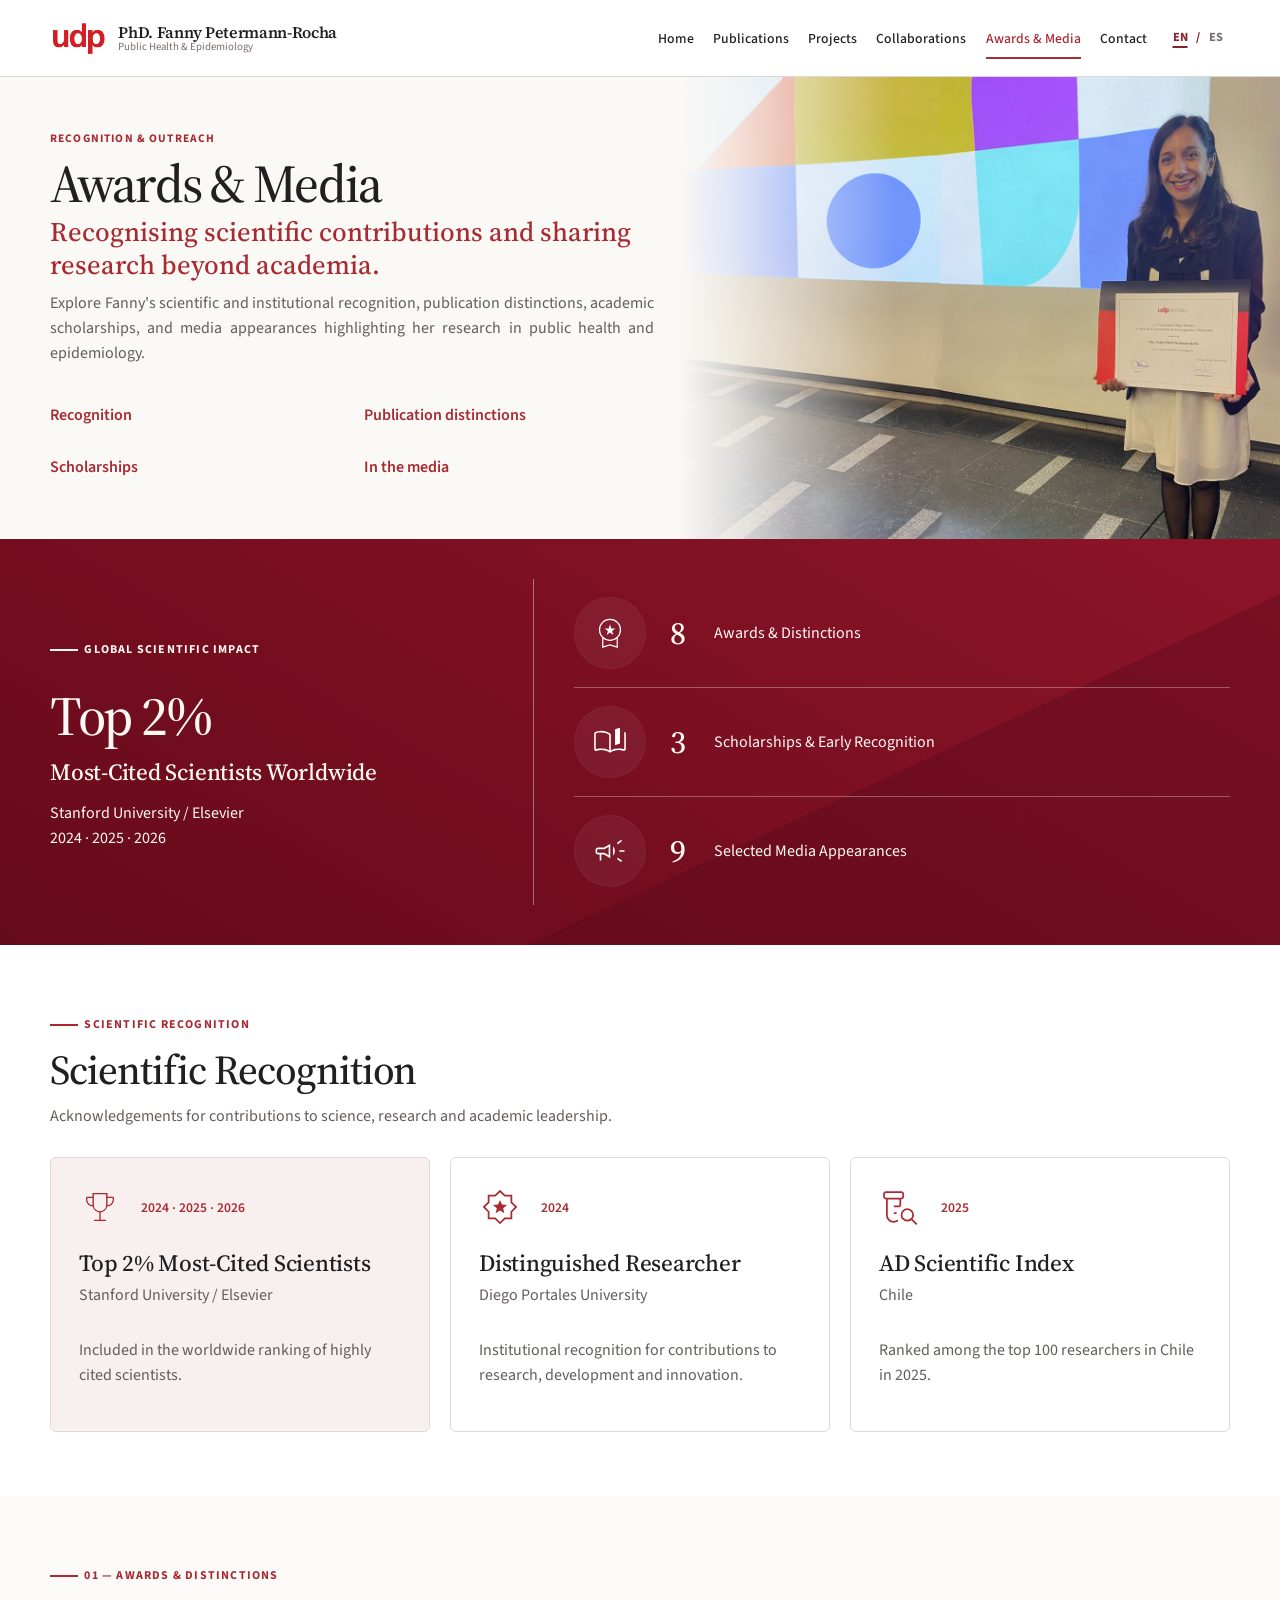
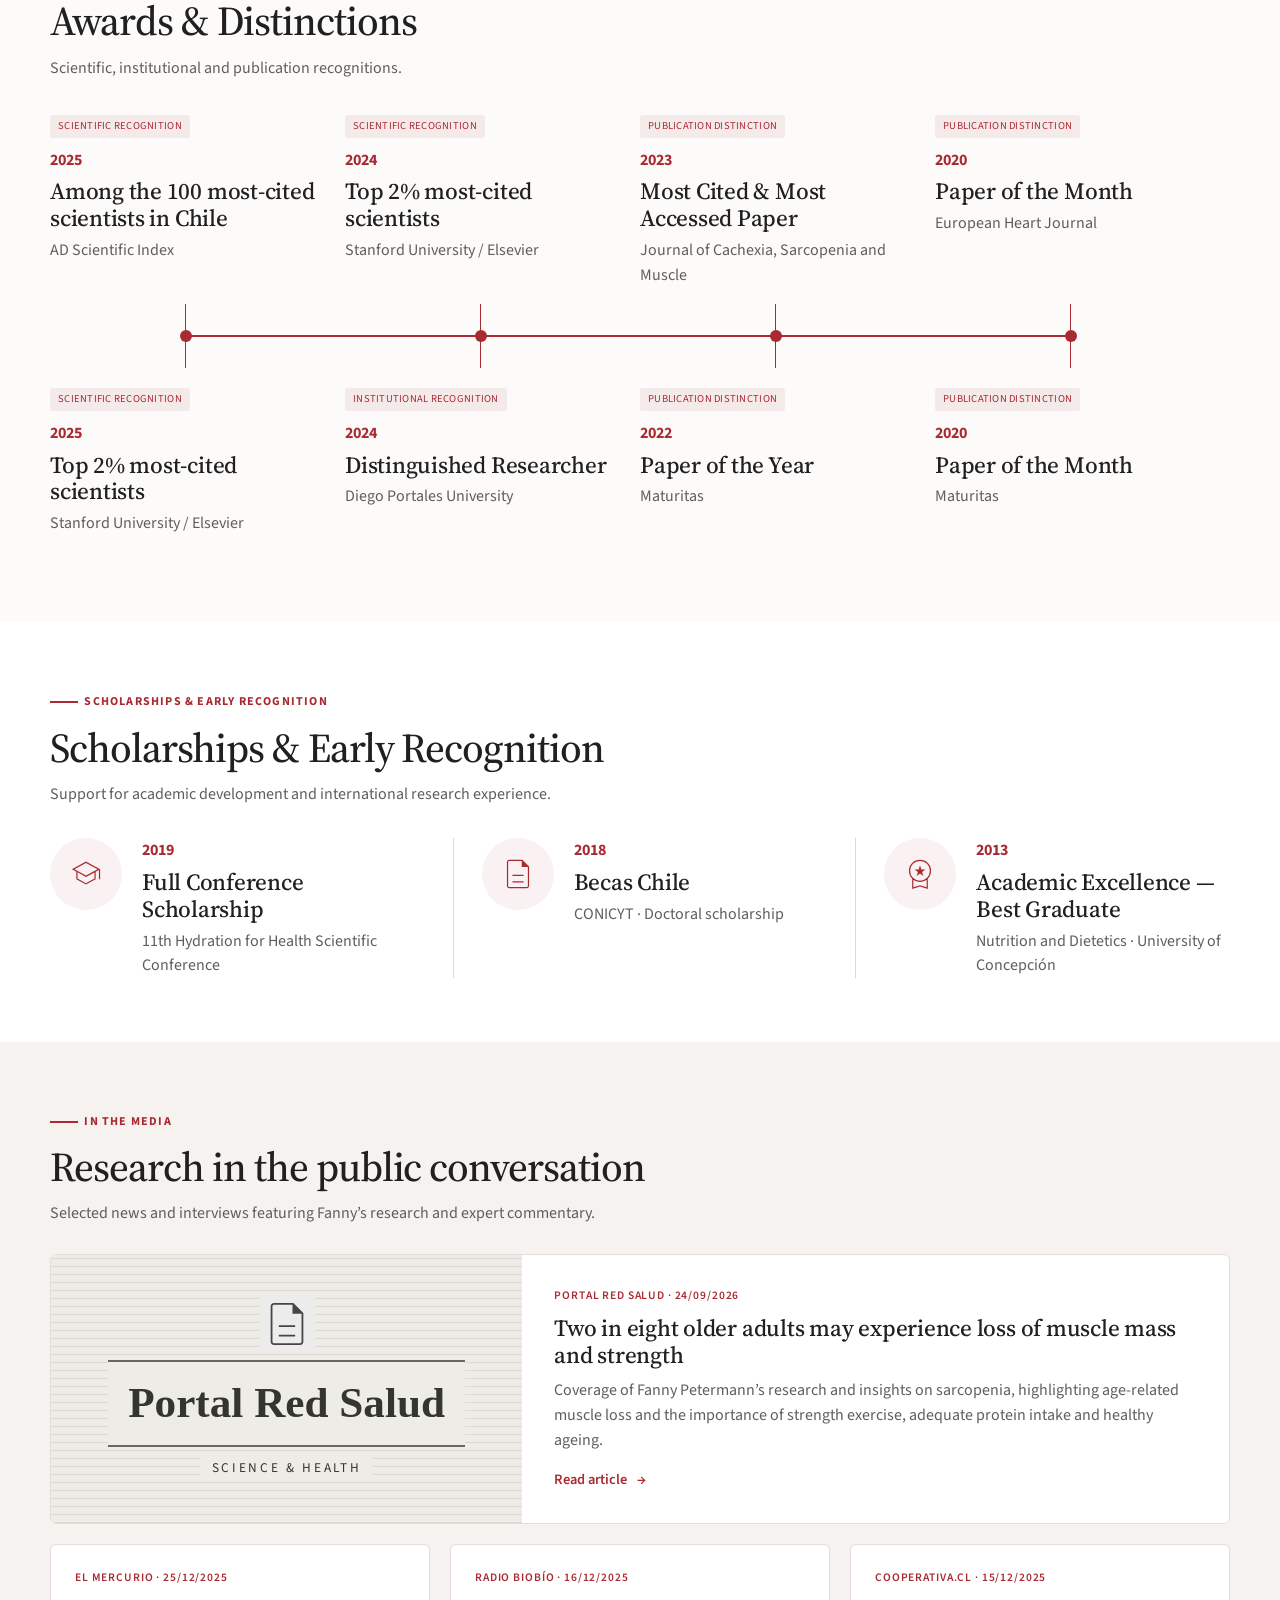
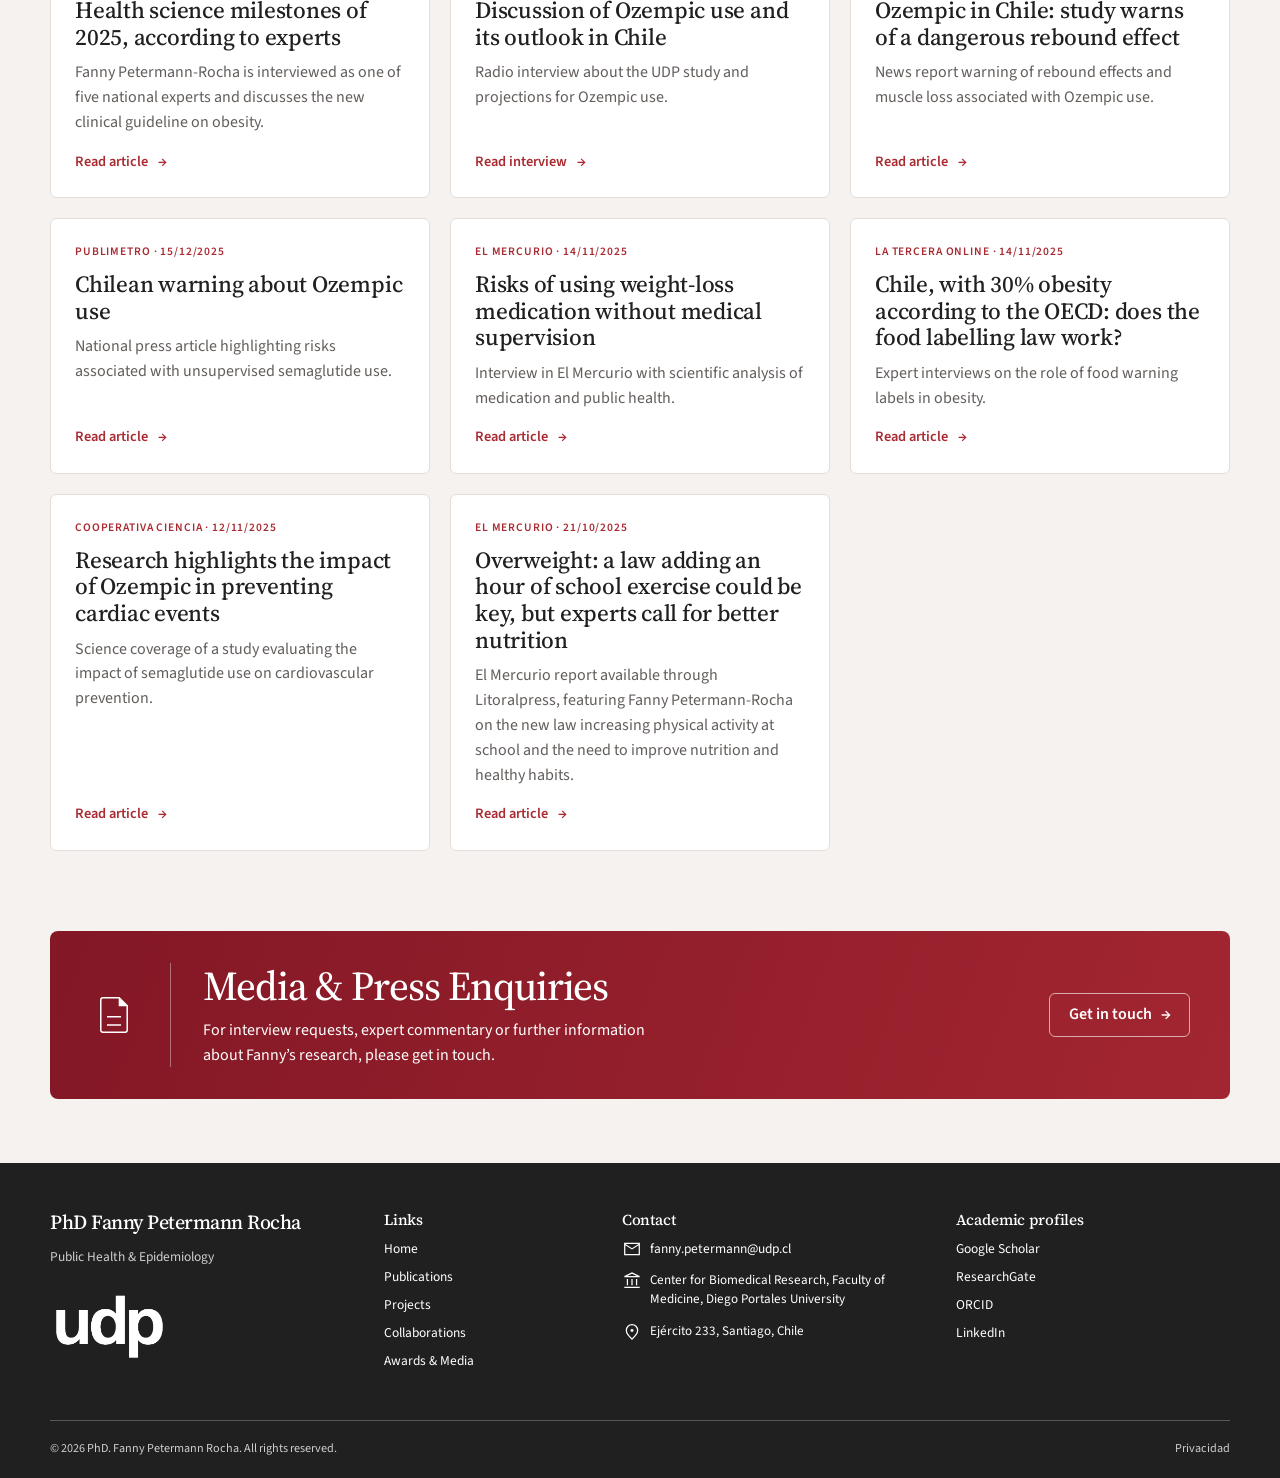
<file: awards/index.html>
<!doctype html>
<html lang="en">
  <head>
    <meta charset="utf-8">
    <meta name="viewport" content="width=device-width, initial-scale=1">
    <title data-i18n="seo.awards.title">Awards &amp; Media | Fanny Petermann-Rocha</title>
    <meta name="description" content="Explore awards, scientific recognition and media appearances highlighting Fanny Petermann-Rocha’s work in public health and epidemiology." data-i18n-content="seo.awards.description">
    <meta name="robots" content="index, follow, max-image-preview:large, max-snippet:-1, max-video-preview:-1">
    <link rel="canonical" href="https://fannypetermann-rocha.cl/awards/">
    <meta name="theme-color" content="#A92B32">
    <meta property="og:type" content="website">
    <meta property="og:site_name" content="Fanny Petermann-Rocha">
    <meta property="og:title" content="Awards &amp; Media | Fanny Petermann-Rocha" data-i18n-content="seo.awards.title">
    <meta property="og:description" content="Explore awards, scientific recognition and media appearances highlighting Fanny Petermann-Rocha’s work in public health and epidemiology." data-i18n-content="seo.awards.description">
    <meta property="og:url" content="https://fannypetermann-rocha.cl/awards/">
    <meta property="og:image" content="https://fannypetermann-rocha.cl/Imagenes/imagenes/hero_awards.png">
    <meta property="og:image:alt" content="Awards &amp; Media — Fanny Petermann-Rocha">
    <meta property="og:locale" content="en_US">
    <meta property="og:locale:alternate" content="es_CL">
    <meta name="twitter:card" content="summary_large_image">
    <meta name="twitter:title" content="Awards &amp; Media | Fanny Petermann-Rocha" data-i18n-content="seo.awards.title">
    <meta name="twitter:description" content="Explore awards, scientific recognition and media appearances highlighting Fanny Petermann-Rocha’s work in public health and epidemiology." data-i18n-content="seo.awards.description">
    <meta name="twitter:image" content="https://fannypetermann-rocha.cl/Imagenes/imagenes/hero_awards.png">
    <meta name="twitter:image:alt" content="Awards &amp; Media — Fanny Petermann-Rocha">
    <script type="application/ld+json">
{
  "@context": "https://schema.org",
  "@graph": [
    {
      "@type": "CollectionPage",
      "@id": "https://fannypetermann-rocha.cl/awards/#webpage",
      "url": "https://fannypetermann-rocha.cl/awards/",
      "name": "Awards & Media | Fanny Petermann-Rocha",
      "description": "Explore awards, scientific recognition and media appearances highlighting Fanny Petermann-Rocha’s work in public health and epidemiology.",
      "isPartOf": {
        "@id": "https://fannypetermann-rocha.cl/#website"
      },
      "about": {
        "@id": "https://fannypetermann-rocha.cl/#person"
      },
      "inLanguage": [
        "en",
        "es"
      ],
      "breadcrumb": {
        "@id": "https://fannypetermann-rocha.cl/awards/#breadcrumb"
      }
    },
    {
      "@type": "BreadcrumbList",
      "@id": "https://fannypetermann-rocha.cl/awards/#breadcrumb",
      "itemListElement": [
        {
          "@type": "ListItem",
          "position": 1,
          "name": "Home",
          "item": "https://fannypetermann-rocha.cl/"
        },
        {
          "@type": "ListItem",
          "position": 2,
          "name": "Awards & Media",
          "item": "https://fannypetermann-rocha.cl/awards/"
        }
      ]
    }
  ]
}
    </script>
    <link rel="stylesheet" href="../assets/css/styles.css">
    <link rel="icon" type="image/png" sizes="32x32" href="../Imagenes/imagenes/favicon/favicon-32x32.png">
    <link rel="icon" type="image/png" sizes="48x48" href="../Imagenes/imagenes/favicon/favicon-48x48.png">
    <link rel="icon" type="image/png" sizes="192x192" href="../Imagenes/imagenes/favicon/favicon-192x192.png">
    <link rel="icon" type="image/png" sizes="512x512" href="../Imagenes/imagenes/favicon/favicon-512x512.png">
    <link rel="apple-touch-icon" sizes="180x180" href="../Imagenes/imagenes/favicon/apple-touch-icon.png">
    <script src="../assets/js/translations.js?v=20260924" defer></script>
    <script src="../assets/js/i18n.js?v=20260924" defer></script>
    <script src="../assets/js/main.js?v=20260925-urls" defer></script>
  </head>
  <body>
    <a class="skip-link" href="#main" data-i18n="content.s0001">Skip to content</a>
    <!-- INICIO HEADER -->
    <header class="site-header">
      <div class="container header-inner">
        <a class="brand" href="../" aria-label="Dr. Fanny Petermann-Rocha, home" data-i18n-aria-label="content.s0002">
          <img class="brand-logo" src="../Imagenes/imagenes/logo_udp_header.png" alt="Diego Portales University" width="58" height="34" data-i18n-alt="institutionalTerms.udpUniversity">
          <span class="brand-copy"><span class="i18n-text" translate="no">PhD. Fanny Petermann-Rocha</span><span class="brand-subtitle" data-i18n="content.s0005">Public Health &amp; Epidemiology</span></span>
        </a>
        <button class="menu-toggle" type="button" aria-label="Open navigation" aria-expanded="false" aria-controls="main-navigation" data-menu-toggle data-i18n-aria-label="content.s0006">
          <span></span>
        </button>
        <nav class="main-nav" id="main-navigation" aria-label="Main navigation" data-main-nav data-i18n-aria-label="content.s0007">
          <a href="../" data-i18n="content.s0008">Home</a>
          <a href="../publications/" data-i18n="content.s0009">Publications</a>
          <div class="nav-dropdown" data-nav-dropdown>
            <button class="nav-dropdown-toggle" type="button" aria-expanded="false" aria-controls="projects-menu">
              <span class="i18n-text" data-i18n="content.s0010">Projects</span>
              <span class="nav-dropdown-chevron" aria-hidden="true">⌄</span>
            </button>
            <div class="nav-dropdown-menu" id="projects-menu">
              <a href="../projects/" data-i18n="content.s0011">All projects</a><a href="../projects/act-early/" translate="no">ACT-Early</a>
            </div>
          </div>
          <a href="../collaborations/" data-i18n="content.s0013">Collaborations</a>
          <a href="./" aria-current="page" data-i18n="content.s0014">Awards &amp; Media</a>
          <a href="../contact/" data-i18n="content.s0015">Contact</a>
          <nav class="language language-switcher" aria-label="Language selector" data-i18n-aria-label="ui.languageLabel"><button type="button" data-lang="en" lang="en" translate="no" aria-label="English" aria-pressed="true">EN</button><span aria-hidden="true">/</span><button type="button" data-lang="es" lang="es" translate="no" aria-label="Español" aria-pressed="false">ES</button></nav>
        </nav>
      </div>
    </header>
    <!-- FIN HEADER -->

    <main id="main" class="awards-page am-page">
      <section class="awards-hero">
        <div class="container">
          <div class="awards-hero-copy">
            <span class="eyebrow" data-i18n="content.s0018">Recognition &amp; outreach</span>
            <h1 data-i18n="content.s0014">Awards &amp; Media</h1>
            <p class="lead" data-i18n="content.s0019">Recognising scientific contributions and sharing research beyond academia.</p>
            <p data-i18n="content.s0020">Explore Fanny's scientific and institutional recognition, publication distinctions, academic scholarships, and media appearances highlighting her research in public health and epidemiology.</p>
            <nav class="am-section-links" aria-label="Awards and media sections" data-i18n-aria-label="content.s0021">
              <a href="#recognition" data-i18n="content.s0022">Recognition</a><a href="#distinctions" data-i18n="content.s0023">Publication distinctions</a><a href="#scholarships" data-i18n="content.s0024">Scholarships</a><a href="#media" data-i18n="content.s0025">In the media</a>
            </nav>
          </div>
        </div>
        <img src="../Imagenes/imagenes/hero_awards.png" alt="Fanny Petermann-Rocha">
      </section>
      <section class="am-impact">
        <div class="container am-impact-layout">
          <div>
            <span class="eyebrow" data-i18n="content.s0027">Global scientific impact</span>
            <h2 class="am-top" data-i18n="content.s0028">Top 2%</h2>
            <h3 data-i18n="content.s0029">Most-Cited Scientists Worldwide</h3>
            <p><span class="i18n-text" data-i18n="content.institutionalPhrase01">Stanford University / Elsevier</span><br>2024 · 2025 · 2026</p>
          </div>
          <div class="am-totals">
            <div>
              <span class="am-icon-circle"><img src="../Imagenes/iconos/workspace_premium_48dp_A92B32_FILL0_wght200_GRAD0_opsz48.svg" alt="" aria-hidden="true"></span>
              <div>
                <h3>8</h3>
                <p data-i18n="content.s0031">Awards &amp; Distinctions</p>
              </div>
            </div>
            <div>
              <span class="am-icon-circle"><img src="../Imagenes/iconos/book_ribbon_24dp_A92B32_FILL0_wght200_GRAD0_opsz24.svg" alt="" aria-hidden="true"></span>
              <div>
                <h3>3</h3>
                <p data-i18n="content.s0032">Scholarships &amp; Early Recognition</p>
              </div>
            </div>
            <div>
              <span class="am-icon-circle"><img src="../Imagenes/iconos/campaign_24dp_FFFFFF_FILL0_wght200_GRAD0_opsz24.svg" alt="" aria-hidden="true"></span>
              <div>
                <h3>9</h3>
                <p data-i18n="content.s0033">Selected Media Appearances</p>
              </div>
            </div>
          </div>
        </div>
      </section>
      <section class="section" id="recognition">
        <div class="container">
          <span class="eyebrow" data-i18n="content.s0034">Scientific recognition</span>
          <h2 data-i18n="content.s0035">Scientific Recognition</h2>
          <p data-i18n="content.s0036">Acknowledgements for contributions to science, research and academic leadership.</p>
          <div class="am-recognition-grid">
            <article class="am-recognition-card">
              <div class="am-card-top">
                <img src="../Imagenes/iconos/trophy_48dp_A92B32_FILL0_wght200_GRAD0_opsz48.svg" alt="" aria-hidden="true"><span>2024 · 2025 · 2026</span>
              </div>
              <h3 data-i18n="content.s0037">Top 2% Most-Cited Scientists</h3>
              <p data-i18n="content.institutionalPhrase01">Stanford University / Elsevier</p>
              <p class="am-card-description" data-i18n="content.s0038">Included in the worldwide ranking of highly cited scientists.</p>
            </article>
            <article class="am-recognition-card">
              <div class="am-card-top">
                <img src="../Imagenes/iconos/award_star_24dp_A92B32_FILL0_wght200_GRAD0_opsz24.svg" alt="" aria-hidden="true"><span>2024</span>
              </div>
              <h3 data-i18n="content.s0039">Distinguished Researcher</h3>
              <p data-i18n="institutionalTerms.udpUniversity">Diego Portales University</p>
              <p class="am-card-description" data-i18n="content.s0041">Institutional recognition for contributions to research, development and innovation.</p>
            </article>
            <article class="am-recognition-card">
              <div class="am-card-top">
                <img src="../Imagenes/iconos/lab_research_24dp_A92B32_FILL0_wght200_GRAD0_opsz24.svg" alt="" aria-hidden="true"><span>2025</span>
              </div>
              <h3 translate="no">AD Scientific Index</h3>
              <p translate="no">Chile</p>
              <p class="am-card-description" data-i18n="content.s0044">Ranked among the top 100 researchers in Chile in 2025.</p>
            </article>
          </div>
        </div>
      </section>
      <section class="section am-distinctions" id="distinctions">
        <div class="container">
          <span class="eyebrow" data-i18n="content.s0045">01 — Awards &amp; distinctions</span>
          <h2 data-i18n="content.s0031">Awards &amp; Distinctions</h2>
          <p data-i18n="content.s0046">Scientific, institutional and publication recognitions.</p>
          <div class="am-timeline">
            <div class="am-timeline-pair">
              <article data-award-id="P01">
                <span class="am-category" data-i18n="content.s0034">Scientific recognition</span><time datetime="2025">2025</time>
                <h3 data-i18n="content.s0047">Among the 100 most-cited scientists in Chile</h3>
                <p translate="no">AD Scientific Index</p>
              </article>
              <article data-award-id="P02">
                <span class="am-category" data-i18n="content.s0034">Scientific recognition</span><time datetime="2025">2025</time>
                <h3 data-i18n="content.s0048">Top 2% most-cited scientists</h3>
                <p data-i18n="content.institutionalPhrase01">Stanford University / Elsevier</p>
              </article>
            </div>
            <div class="am-timeline-pair">
              <article data-award-id="P03">
                <span class="am-category" data-i18n="content.s0034">Scientific recognition</span><time datetime="2024">2024</time>
                <h3 data-i18n="content.s0048">Top 2% most-cited scientists</h3>
                <p data-i18n="content.institutionalPhrase01">Stanford University / Elsevier</p>
              </article>
              <article data-award-id="P04">
                <span class="am-category" data-i18n="content.s0049">Institutional recognition</span><time datetime="2024">2024</time>
                <h3 data-i18n="content.s0039">Distinguished Researcher</h3>
                <p data-i18n="institutionalTerms.udpUniversity">Diego Portales University</p>
              </article>
            </div>
            <div class="am-timeline-pair">
              <article data-award-id="P05">
                <span class="am-category" data-i18n="content.s0050">Publication distinction</span><time datetime="2023">2023</time>
                <h3 data-i18n="content.s0051">Most Cited &amp; Most Accessed Paper</h3>
                <p translate="no">Journal of Cachexia, Sarcopenia and Muscle</p>
              </article>
              <article data-award-id="P06">
                <span class="am-category" data-i18n="content.s0050">Publication distinction</span><time datetime="2022">2022</time>
                <h3 data-i18n="content.s0053">Paper of the Year</h3>
                <p translate="no">Maturitas</p>
              </article>
            </div>
            <div class="am-timeline-pair">
              <article data-award-id="P07">
                <span class="am-category" data-i18n="content.s0050">Publication distinction</span><time datetime="2020">2020</time>
                <h3 data-i18n="content.s0055">Paper of the Month</h3>
                <p translate="no">European Heart Journal</p>
              </article>
              <article data-award-id="P08">
                <span class="am-category" data-i18n="content.s0050">Publication distinction</span><time datetime="2020">2020</time>
                <h3 data-i18n="content.s0055">Paper of the Month</h3>
                <p translate="no">Maturitas</p>
              </article>
            </div>
          </div>
        </div>
      </section>
      <section class="section" id="scholarships">
        <div class="container">
          <span class="eyebrow" data-i18n="content.s0057">Scholarships &amp; early recognition</span>
          <h2 data-i18n="content.s0032">Scholarships &amp; Early Recognition</h2>
          <p data-i18n="content.s0058">Support for academic development and international research experience.</p>
          <div class="am-scholarships">
            <article>
              <span class="am-icon-circle"><img src="../Imagenes/iconos/school_48dp_A92B32_FILL0_wght200_GRAD0_opsz48.svg" alt="" aria-hidden="true"></span>
              <div>
                <time>2019</time>
                <h3 data-i18n="content.s0059">Full Conference Scholarship</h3>
                <p translate="no">11th Hydration for Health Scientific Conference</p>
              </div>
            </article>
            <article>
              <span class="am-icon-circle"><img src="../Imagenes/iconos/description_48dp_A92B32_FILL0_wght200_GRAD0_opsz48.svg" alt="" aria-hidden="true"></span>
              <div>
                <time>2018</time>
                <h3 translate="no">Becas Chile</h3>
                <p data-i18n="content.s0062">CONICYT · Doctoral scholarship</p>
              </div>
            </article>
            <article>
              <span class="am-icon-circle"><img src="../Imagenes/iconos/workspace_premium_48dp_A92B32_FILL0_wght200_GRAD0_opsz48.svg" alt="" aria-hidden="true"></span>
              <div>
                <time>2013</time>
                <h3 data-i18n="content.s0063">Academic Excellence — Best Graduate</h3>
                <p data-i18n="content.s0064">Nutrition and Dietetics · University of Concepción</p>
              </div>
            </article>
          </div>
        </div>
      </section>
      <section class="section am-media" id="media">
        <div class="container">
          <span class="eyebrow" data-i18n="content.s0025">In the media</span>
          <h2 data-i18n="content.s0065">Research in the public conversation</h2>
          <p data-i18n="content.s0066">Selected news and interviews featuring Fanny’s research and expert commentary.</p>
          <div class="am-media-grid">
            <article class="am-media-card am-media-featured" data-media-id="M10">
              <div class="am-press-art" aria-hidden="true">
                <img src="../Imagenes/iconos/description_48dp_A92B32_FILL0_wght200_GRAD0_opsz48.svg" alt="" aria-hidden="true"><span translate="no">Portal Red Salud</span><small data-i18n="content.s0068">Science &amp; Health</small>
              </div>
              <div class="am-media-copy">
                <span class="am-media-source"><span class="i18n-text" translate="no">Portal Red Salud ·</span>
                  <time datetime="2026-09-24">24/09/2026</time></span>
                <h3 data-i18n="content.portalRedSaludTitle">Two in eight older adults may experience loss of muscle mass and strength</h3>
                <p data-i18n="content.portalRedSaludSummary">Coverage of Fanny Petermann’s research and insights on sarcopenia, highlighting age-related muscle loss and the importance of strength exercise, adequate protein intake and healthy ageing.</p>
                <div class="am-source-links">
                  <a class="am-text-link" href="https://mediastation.simbiu.es/files/index/5/140101940/PdfUrl?oAuth=eyJhbGciOiJIUzI1NiIsInR5cCI6IkpXVCJ9.[base64].pr2ZzyEr_LT_DWlxbh2KBhJEc14CY7o6JSui1w3nKtE" target="_blank" rel="noopener noreferrer"><span class="i18n-text" data-i18n="content.s0072">Read article</span> <span aria-hidden="true">→</span></a>
                </div>
              </div>
            </article>
            <article class="am-media-card" data-media-id="M01">
              <div class="am-media-copy">
                <span class="am-media-source"><span class="i18n-text" translate="no">El Mercurio ·</span>
                  <time datetime="2025-12-25">25/12/2025</time></span>
                <h3 data-i18n="content.s0070">Health science milestones of 2025, according to experts</h3>
                <p data-i18n="content.s0071">Fanny Petermann-Rocha is interviewed as one of five national experts and discusses the new clinical guideline on obesity.</p>
                <div class="am-source-links">
                  <a class="am-text-link" href="https://www.litoralpress.cl/sitio/Prensa_Detalles.cshtml?LPKey=6U4XG73G3EW7WJC3ALF4C2AM45EAJYH3FW3VMND4AVDM2H3TM4FQ" target="_blank" rel="noopener noreferrer"><span class="i18n-text" data-i18n="content.s0072">Read article</span> <span aria-hidden="true">→</span></a>
                </div>
              </div>
            </article>
            <article class="am-media-card" data-media-id="M07">
              <div class="am-media-copy">
                <span class="am-media-source"><span class="i18n-text" translate="no">Radio Biobío ·</span>
                  <time datetime="2025-12-16">16/12/2025</time></span>
                <h3 data-i18n="content.s0085">Discussion of Ozempic use and its outlook in Chile</h3>
                <p data-i18n="content.s0086">Radio interview about the UDP study and projections for Ozempic use.</p>
                <div class="am-source-links">
                  <a class="am-text-link" href="https://medicina.udp.cl/2025/12/16/fanny-petermann-rocha-converso-en-radio-biobio-del-estudio-udp-sobre-uso-y-proyeccion-de-ozempic-en-chile/" target="_blank" rel="noopener noreferrer"><span class="i18n-text" data-i18n="content.s0087">Read interview</span> <span aria-hidden="true">→</span></a>
                </div>
              </div>
            </article>
            <article class="am-media-card" data-media-id="M04">
              <div class="am-media-copy">
                <span class="am-media-source"><span class="i18n-text" translate="no">Cooperativa.cl ·</span>
                  <time datetime="2025-12-15">15/12/2025</time></span>
                <h3 data-i18n="content.s0076">Ozempic in Chile: study warns of a dangerous rebound effect</h3>
                <p data-i18n="content.s0077">News report warning of rebound effects and muscle loss associated with Ozempic use.</p>
                <div class="am-source-links">
                  <a class="am-text-link" href="https://www.cooperativa.cl/noticias/site/artic/20251215/pags-amp/20251215120844.html" target="_blank" rel="noopener noreferrer"><span class="i18n-text" data-i18n="content.s0072">Read article</span> <span aria-hidden="true">→</span></a>
                </div>
              </div>
            </article>
            <article class="am-media-card" data-media-id="M06">
              <div class="am-media-copy">
                <span class="am-media-source"><span class="i18n-text" translate="no">Publimetro ·</span>
                  <time datetime="2025-12-15">15/12/2025</time></span>
                <h3 data-i18n="content.s0082">Chilean warning about Ozempic use</h3>
                <p data-i18n="content.s0083">National press article highlighting risks associated with unsupervised semaglutide use.</p>
                <div class="am-source-links">
                  <a class="am-text-link" href="https://www.publimetro.cl/noticias/2025/12/15/quedamos-peor-que-al-inicio-advertencia-chilena-por-uso-de-ozempic/" target="_blank" rel="noopener noreferrer"><span class="i18n-text" data-i18n="content.s0072">Read article</span> <span aria-hidden="true">→</span></a>
                </div>
              </div>
            </article>
            <article class="am-media-card" data-media-id="M02">
              <div class="am-media-copy">
                <span class="am-media-source"><span class="i18n-text" translate="no">El Mercurio ·</span>
                  <time datetime="2025-11-14">14/11/2025</time></span>
                <h3 data-i18n="content.s0073">Risks of using weight-loss medication without medical supervision</h3>
                <p data-i18n="content.s0074">Interview in El Mercurio with scientific analysis of medication and public health.</p>
                <div class="am-source-links">
                  <a class="am-text-link" href="https://medicina.udp.cl/2025/11/14/fanny-petermann-rocha-advirtio-en-el-mercurio-sobre-los-riesgos-del-uso-de-farmacos-para-bajar-de-peso-sin-supervision-medica/" target="_blank" rel="noopener noreferrer"><span class="i18n-text" data-i18n="content.s0072">Read article</span> <span aria-hidden="true">→</span></a>
                </div>
              </div>
            </article>
            <article class="am-media-card" data-media-id="M08">
              <div class="am-media-copy">
                <span class="am-media-source"><span class="i18n-text" translate="no">La Tercera online ·</span>
                  <time datetime="2025-11-14">14/11/2025</time></span>
                <h3 data-i18n="content.s0089">Chile, with 30% obesity according to the OECD: does the food labelling law work?</h3>
                <p data-i18n="content.s0090">Expert interviews on the role of food warning labels in obesity.</p>
                <div class="am-source-links">
                  <a class="am-text-link" href="https://www.latercera.com/nacional/noticia/chile-pais-con-30-de-obesos-segun-la-ocde-sirve-la-ley-de-sellos/?outputType=base-amp-type" target="_blank" rel="noopener noreferrer"><span class="i18n-text" data-i18n="content.s0072">Read article</span> <span aria-hidden="true">→</span></a>
                </div>
              </div>
            </article>
            <article class="am-media-card" data-media-id="M05">
              <div class="am-media-copy">
                <span class="am-media-source"><span class="i18n-text" translate="no">Cooperativa Ciencia ·</span>
                  <time datetime="2025-11-12">12/11/2025</time></span>
                <h3 data-i18n="content.s0079">Research highlights the impact of Ozempic in preventing cardiac events</h3>
                <p data-i18n="content.s0080">Science coverage of a study evaluating the impact of semaglutide use on cardiovascular prevention.</p>
                <div class="am-source-links">
                  <a class="am-text-link" href="https://www.cooperativaciencia.cl/salud/2025/11/12/investigacion-destaca-el-impacto-de-ozempic-para-prevenir-eventos-cardiacos/" target="_blank" rel="noopener noreferrer"><span class="i18n-text" data-i18n="content.s0072">Read article</span> <span aria-hidden="true">→</span></a>
                </div>
              </div>
            </article>
            <article class="am-media-card" data-media-id="M09">
              <div class="am-media-copy">
                <span class="am-media-source"><span class="i18n-text" translate="no">El Mercurio ·</span>
                  <time datetime="2025-10-21">21/10/2025</time></span>
                <h3 data-i18n="content.s0091">Overweight: a law adding an hour of school exercise could be key, but experts call for better nutrition</h3>
                <p data-i18n="content.s0092">El Mercurio report available through Litoralpress, featuring Fanny Petermann-Rocha on the new law increasing physical activity at school and the need to improve nutrition and healthy habits.</p>
                <div class="am-source-links">
                  <a class="am-text-link" href="https://www.litoralpress.cl/sitio/Prensa_Detalles.cshtml?LPKey=FJQPQVZQSG26PD4PUSRDCF274LDMHX2PLLCEBW5OYIKRWNER2SEQ" target="_blank" rel="noopener noreferrer"><span class="i18n-text" data-i18n="content.s0072">Read article</span> <span aria-hidden="true">→</span></a>
                </div>
              </div>
            </article>
          </div>
        </div>
      </section>
      <section class="section-sm am-press-contact">
        <div class="container">
          <div class="am-press-card">
            <img src="../Imagenes/iconos/description_48dp_A92B32_FILL0_wght200_GRAD0_opsz48.svg" alt="" aria-hidden="true">
            <div>
              <h2 data-i18n="content.s0093">Media &amp; Press Enquiries</h2>
              <p>
                <span class="i18n-text" data-i18n="content.s0094">For interview requests, expert commentary or further information</span><br><span class="i18n-text" data-i18n="content.s0095">about Fanny’s research, please get in touch.</span>
              </p>
            </div>
            <a class="btn" href="../contact/"><span class="i18n-text" data-i18n="content.s0096">Get in touch</span> <span aria-hidden="true">→</span></a>
          </div>
        </div>
      </section>
    </main>
    <!-- INICIO FOOTER -->
    <footer class="site-footer">
      <div class="container footer-grid">
        <div>
          <h2 translate="no">PhD Fanny Petermann Rocha</h2>
          <p data-i18n="content.s0005">Public Health &amp; Epidemiology</p>
          <img class="footer-udp-logo" src="../Imagenes/imagenes/logo_udp_footer.png" alt="Diego Portales University" width="120" height="70" loading="lazy" data-i18n-alt="institutionalTerms.udpUniversity">
        </div>
        <div>
          <h3 data-i18n="content.s0098">Links</h3>
          <div class="footer-links">
            <a href="../" data-i18n="content.s0008">Home</a>
            <a href="../publications/" data-i18n="content.s0009">Publications</a><a href="../projects/" data-i18n="content.s0010">Projects</a><a href="../collaborations/" data-i18n="content.s0013">Collaborations</a><a href="./" data-i18n="content.s0014">Awards &amp; Media</a>
          </div>
        </div>
        <div>
          <h3 data-i18n="content.s0015">Contact</h3>
          <div class="footer-contact">
            <span><img src="../Imagenes/iconos/Footer/mail_24dp_FFFFFF_FILL0_wght300_GRAD0_opsz24.svg" alt=""><a href="mailto:fanny.petermann@udp.cl" translate="no">fanny.petermann@udp.cl</a></span><span><img src="../Imagenes/iconos/Footer/account_balance_24dp_FFFFFF_FILL0_wght300_GRAD0_opsz24.svg" alt=""><span class="i18n-text" data-i18n="content.institutionalPhrase02">Center for Biomedical Research, Faculty of Medicine, Diego Portales University</span></span><span><img src="../Imagenes/iconos/Footer/location_on_24dp_FFFFFF_FILL0_wght300_GRAD0_opsz24.svg" alt=""><span class="i18n-text" translate="no">Ejército 233, Santiago, Chile</span></span>
          </div>
        </div>
        <div>
          <h3 data-i18n="content.s0102">Academic profiles</h3>
          <div class="footer-links">
            <a href="https://scholar.google.com/citations?user=eS_SYGMAAAAJ&amp;hl=en" target="_blank" rel="noopener noreferrer" translate="no">Google Scholar</a><a href="https://www.researchgate.net/profile/Fanny-Petermann-Rocha" target="_blank" rel="noopener noreferrer" translate="no">ResearchGate</a><a href="https://orcid.org/0000-0002-4384-4962" target="_blank" rel="noopener noreferrer" translate="no">ORCID</a><a href="https://www.linkedin.com/in/fanny-petermann-rocha-5611406a/" target="_blank" rel="noopener noreferrer" translate="no">LinkedIn</a>
          </div>
        </div>
      </div>
      <div class="container footer-bottom">
        <span data-i18n="content.s0107">© 2026 PhD. Fanny Petermann Rocha. All rights reserved.</span><span data-i18n="content.s0108">Privacidad </span>
      </div>
    </footer>
    <!-- FIN FOOTER -->
  </body>
</html>
</file>
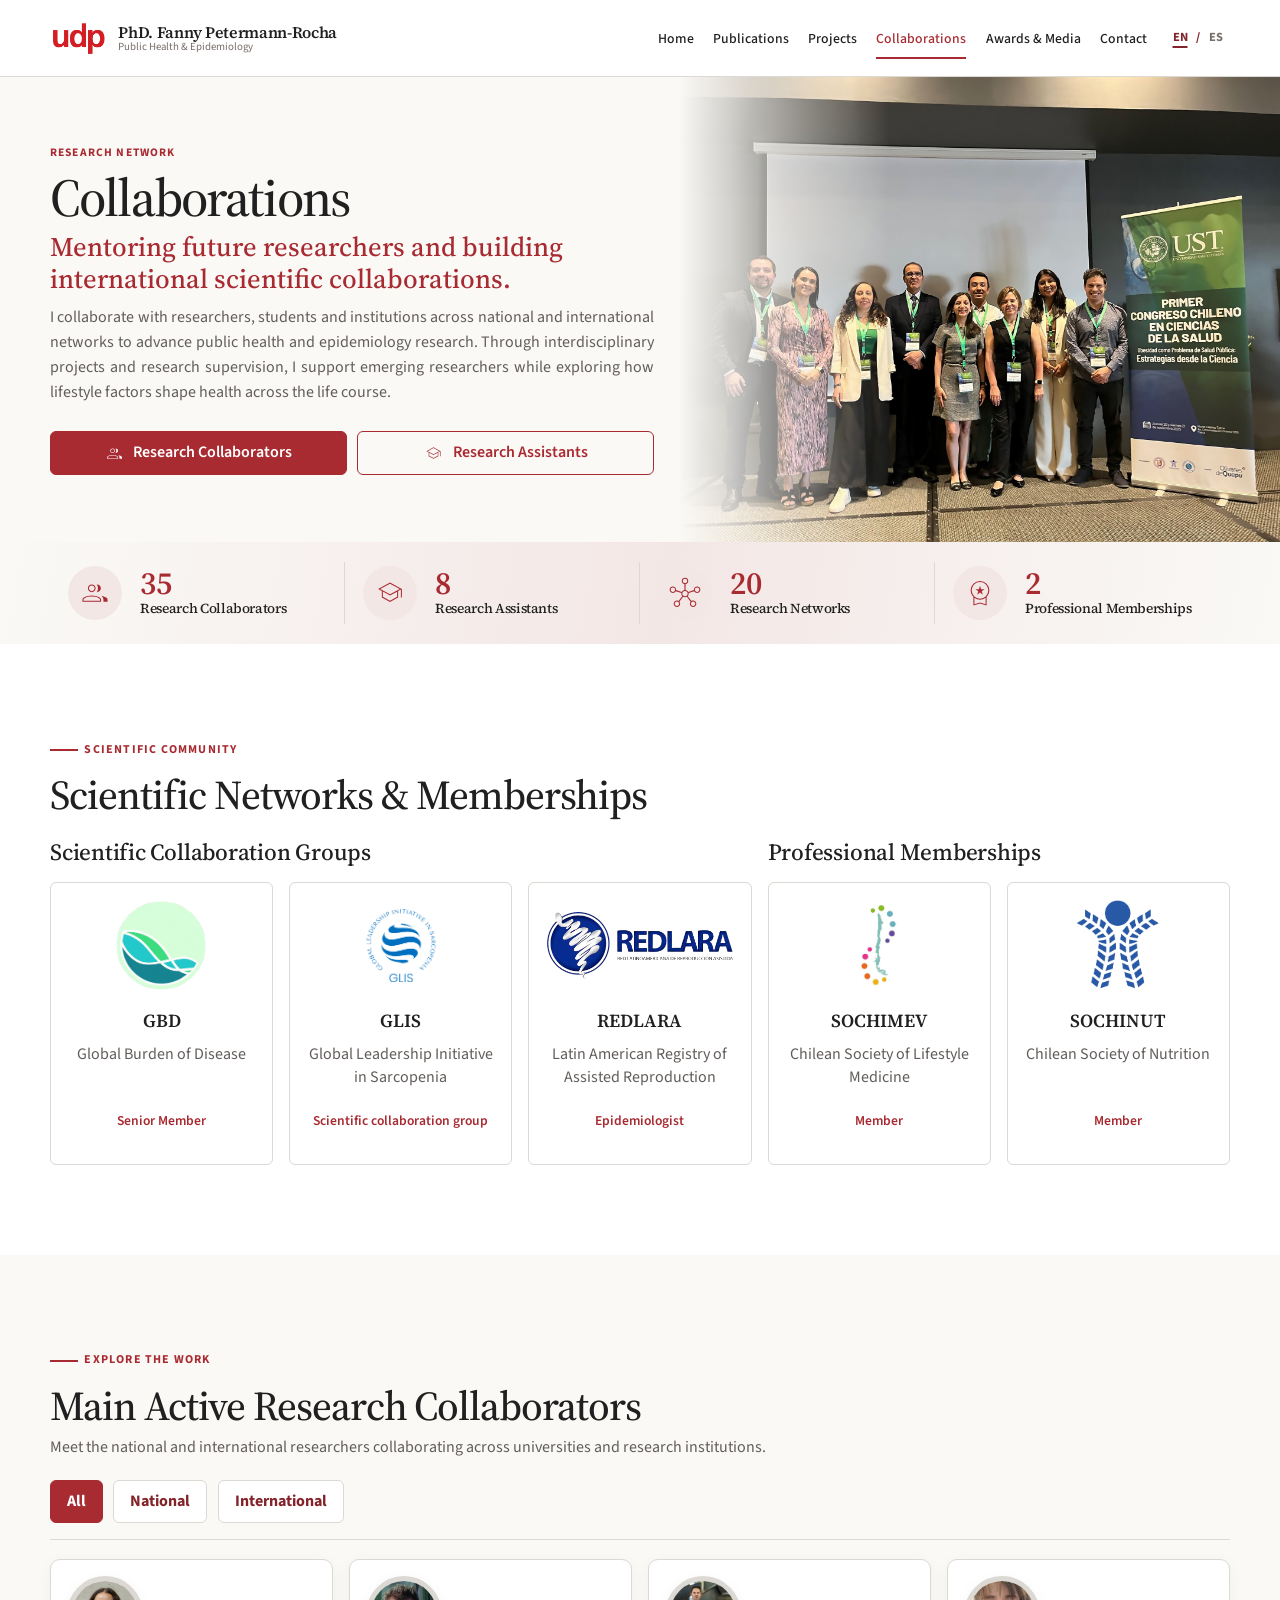
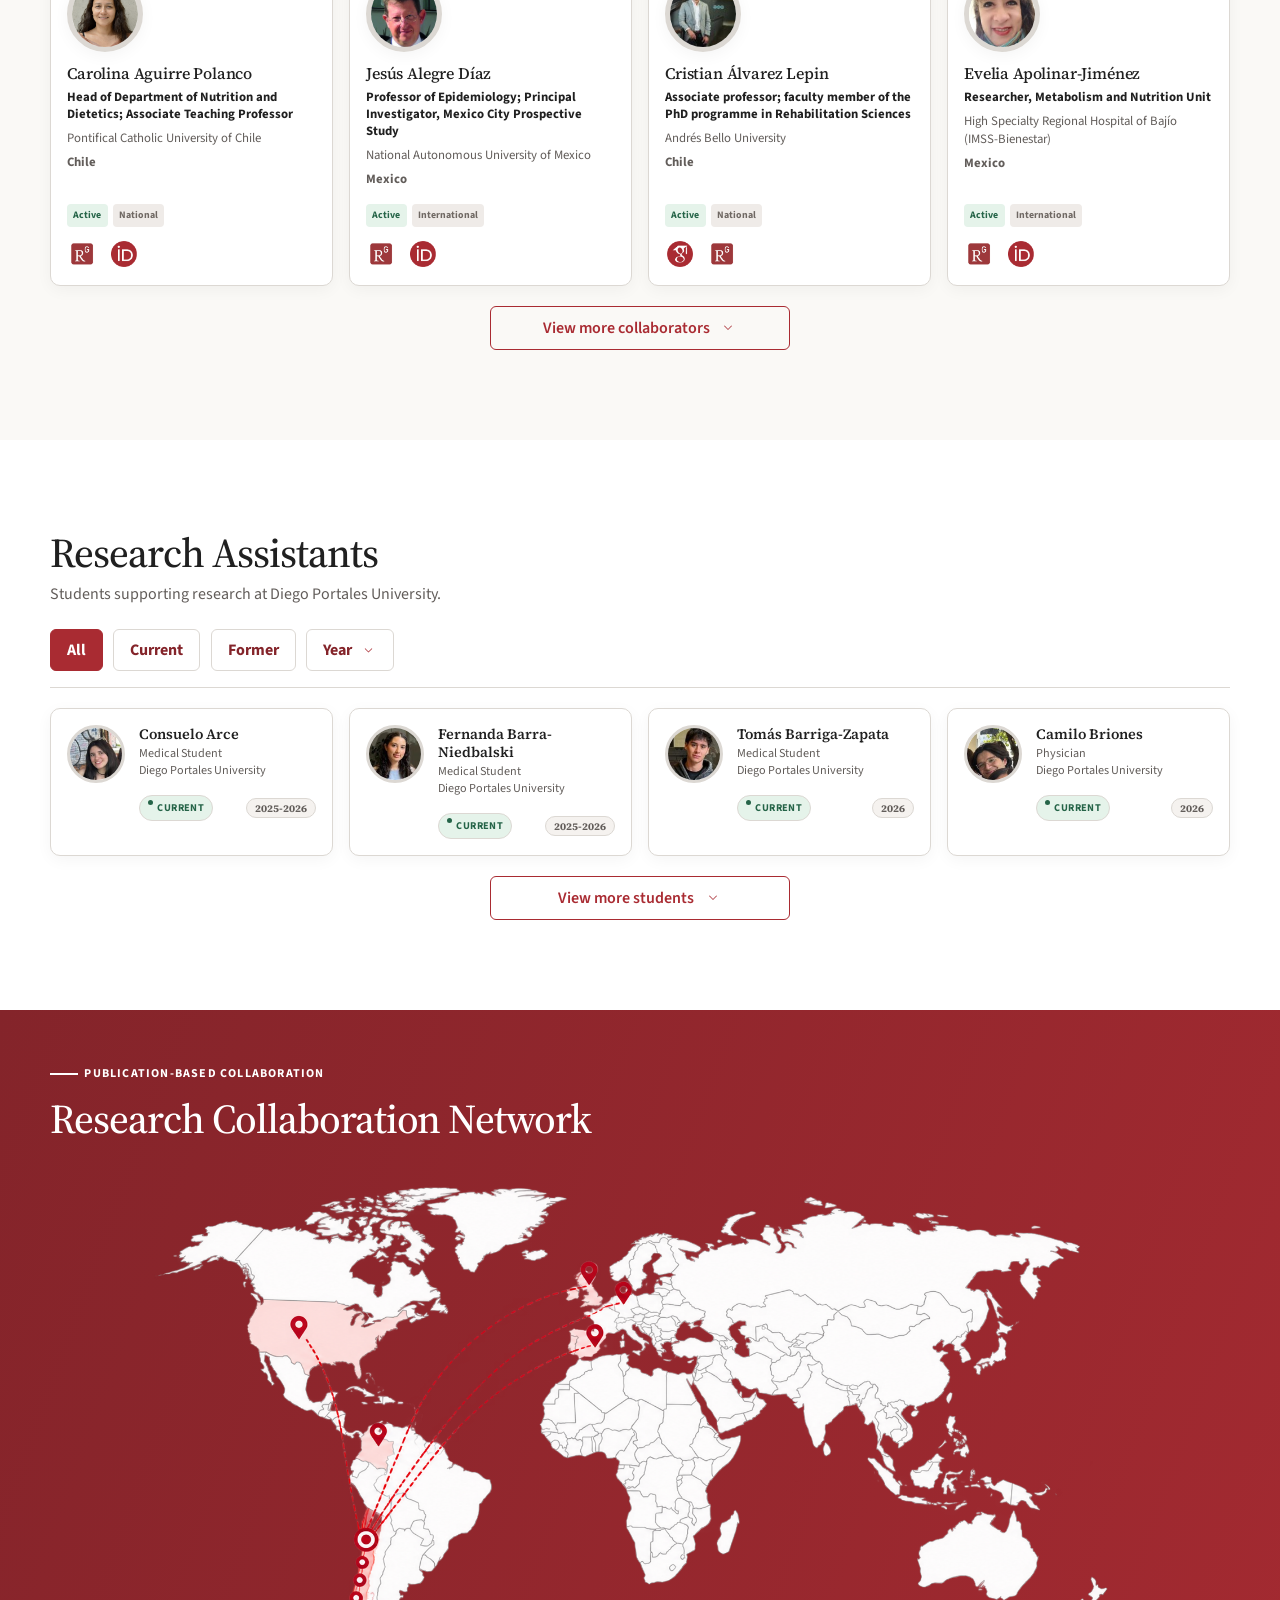
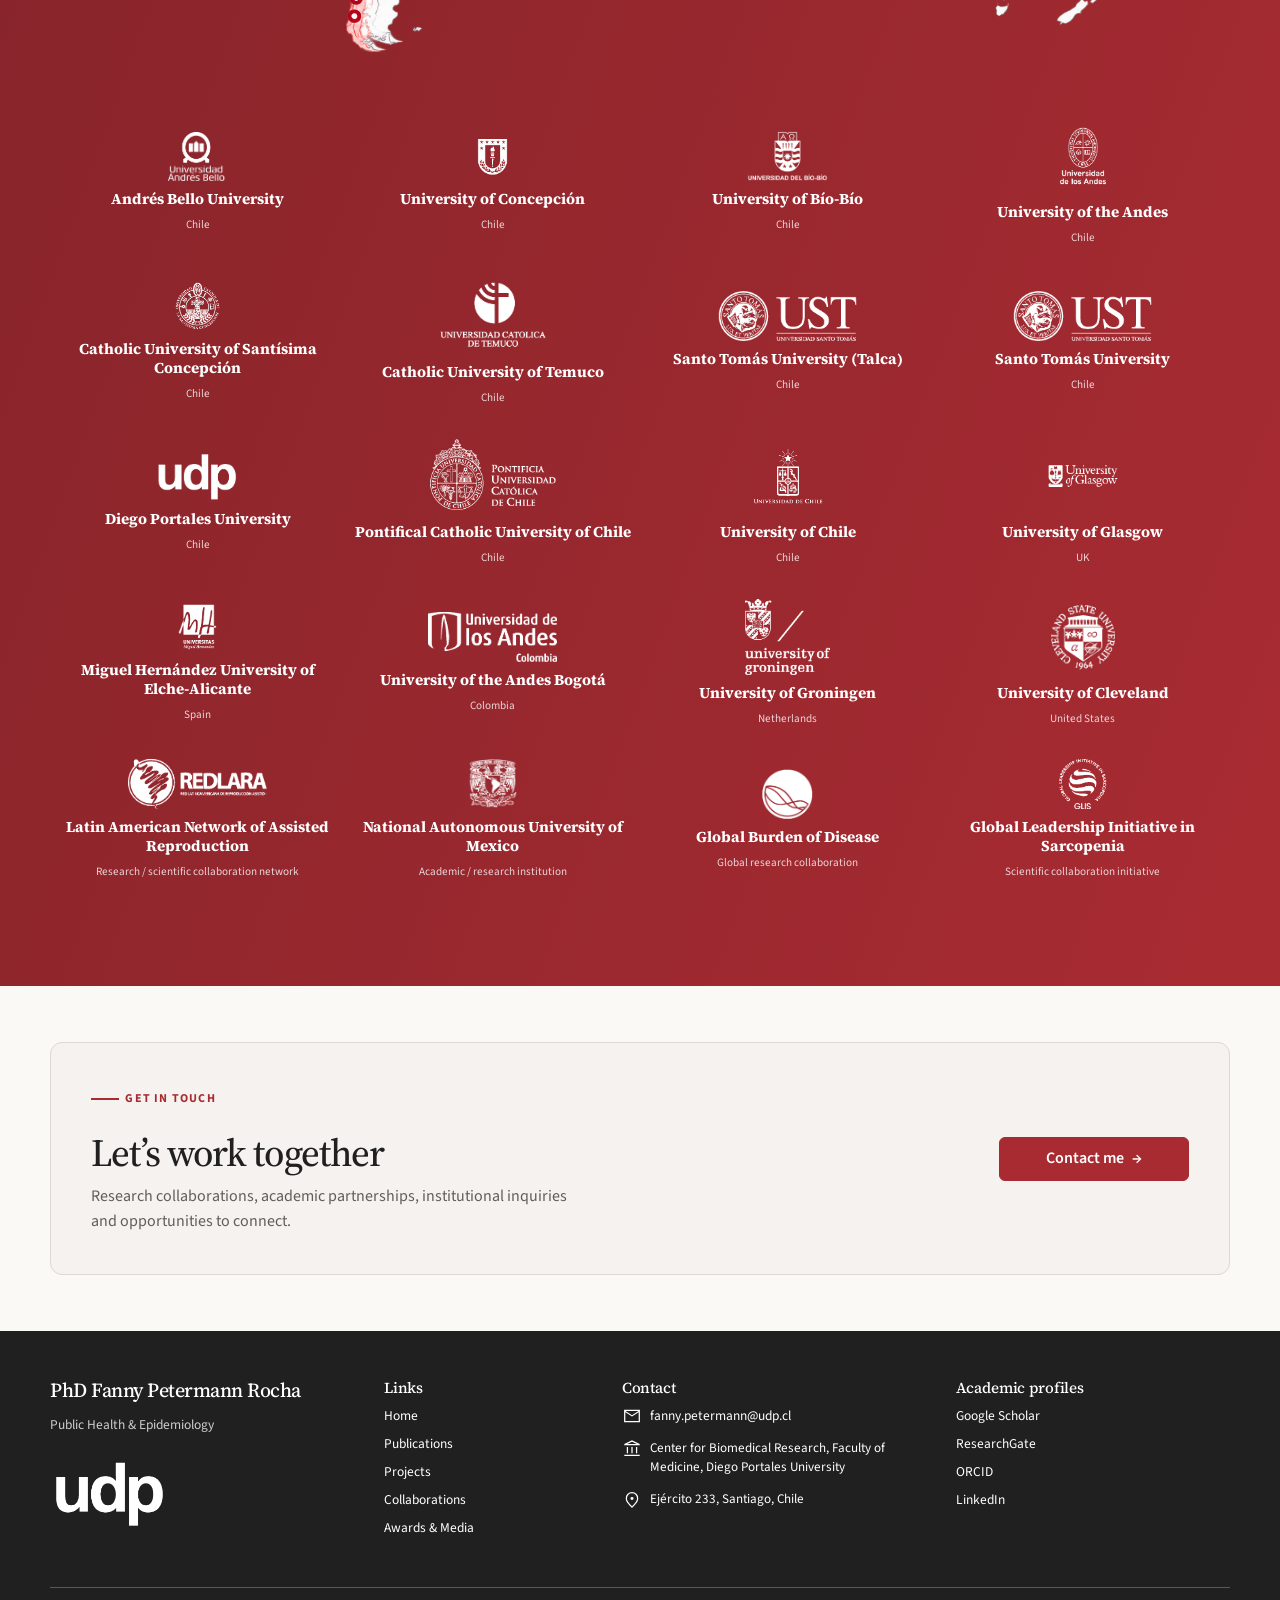
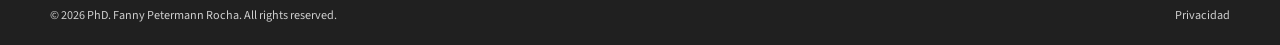
<file: collaborations/index.html>
<!doctype html>
<html lang="en">
  <head>
    <meta charset="utf-8" />
    <meta name="viewport" content="width=device-width, initial-scale=1" />
    <title data-i18n="seo.collaborations.title">
      Research Collaborations | Fanny Petermann-Rocha
    </title>
    <meta
      name="description"
      content="Explore Fanny Petermann-Rocha’s national and international research collaborations, scientific networks, memberships and research assistants."
      data-i18n-content="seo.collaborations.description"
    />
    <meta
      name="robots"
      content="index, follow, max-image-preview:large, max-snippet:-1, max-video-preview:-1"
    />
    <link
      rel="canonical"
      href="https://fannypetermann-rocha.cl/collaborations/"
    />
    <meta name="theme-color" content="#A92B32" />
    <meta property="og:type" content="website" />
    <meta property="og:site_name" content="Fanny Petermann-Rocha" />
    <meta
      property="og:title"
      content="Research Collaborations | Fanny Petermann-Rocha"
      data-i18n-content="seo.collaborations.title"
    />
    <meta
      property="og:description"
      content="Explore Fanny Petermann-Rocha’s national and international research collaborations, scientific networks, memberships and research assistants."
      data-i18n-content="seo.collaborations.description"
    />
    <meta
      property="og:url"
      content="https://fannypetermann-rocha.cl/collaborations/"
    />
    <meta
      property="og:image"
      content="https://fannypetermann-rocha.cl/Imagenes/imagenes/hero_collaborators.png"
    />
    <meta
      property="og:image:alt"
      content="Collaborations — Fanny Petermann-Rocha"
    />
    <meta property="og:locale" content="en_US" />
    <meta property="og:locale:alternate" content="es_CL" />
    <meta name="twitter:card" content="summary_large_image" />
    <meta
      name="twitter:title"
      content="Research Collaborations | Fanny Petermann-Rocha"
      data-i18n-content="seo.collaborations.title"
    />
    <meta
      name="twitter:description"
      content="Explore Fanny Petermann-Rocha’s national and international research collaborations, scientific networks, memberships and research assistants."
      data-i18n-content="seo.collaborations.description"
    />
    <meta
      name="twitter:image"
      content="https://fannypetermann-rocha.cl/Imagenes/imagenes/hero_collaborators.png"
    />
    <meta
      name="twitter:image:alt"
      content="Collaborations — Fanny Petermann-Rocha"
    />
    <script type="application/ld+json">
      {
        "@context": "https://schema.org",
        "@graph": [
          {
            "@type": "CollectionPage",
            "@id": "https://fannypetermann-rocha.cl/collaborations/#webpage",
            "url": "https://fannypetermann-rocha.cl/collaborations/",
            "name": "Research Collaborations | Fanny Petermann-Rocha",
            "description": "Explore Fanny Petermann-Rocha’s national and international research collaborations, scientific networks, memberships and research assistants.",
            "isPartOf": {
              "@id": "https://fannypetermann-rocha.cl/#website"
            },
            "about": {
              "@id": "https://fannypetermann-rocha.cl/#person"
            },
            "inLanguage": ["en", "es"],
            "breadcrumb": {
              "@id": "https://fannypetermann-rocha.cl/collaborations/#breadcrumb"
            }
          },
          {
            "@type": "BreadcrumbList",
            "@id": "https://fannypetermann-rocha.cl/collaborations/#breadcrumb",
            "itemListElement": [
              {
                "@type": "ListItem",
                "position": 1,
                "name": "Home",
                "item": "https://fannypetermann-rocha.cl/"
              },
              {
                "@type": "ListItem",
                "position": 2,
                "name": "Collaborations",
                "item": "https://fannypetermann-rocha.cl/collaborations/"
              }
            ]
          }
        ]
      }
    </script>
    <link rel="stylesheet" href="../assets/css/styles.css" />
    <link
      rel="icon"
      type="image/png"
      sizes="32x32"
      href="../Imagenes/imagenes/favicon/favicon-32x32.png"
    />
    <link
      rel="icon"
      type="image/png"
      sizes="48x48"
      href="../Imagenes/imagenes/favicon/favicon-48x48.png"
    />
    <link
      rel="icon"
      type="image/png"
      sizes="192x192"
      href="../Imagenes/imagenes/favicon/favicon-192x192.png"
    />
    <link
      rel="icon"
      type="image/png"
      sizes="512x512"
      href="../Imagenes/imagenes/favicon/favicon-512x512.png"
    />
    <link
      rel="apple-touch-icon"
      sizes="180x180"
      href="../Imagenes/imagenes/favicon/apple-touch-icon.png"
    />
    <script src="../assets/js/translations.js?v=20260924" defer></script>
    <script src="../assets/js/i18n.js?v=20260924" defer></script>
    <script src="../assets/js/main.js?v=20260925-urls" defer></script>
  </head>
  <body>
    <a class="skip-link" href="#main" data-i18n="content.s0001"
      >Skip to content</a
    >
    <!-- INICIO HEADER -->
    <header class="site-header">
      <div class="container header-inner">
        <a
          class="brand"
          href="../"
          aria-label="Dr. Fanny Petermann-Rocha, home"
          data-i18n-aria-label="content.s0002"
        >
          <img
            class="brand-logo"
            src="../Imagenes/imagenes/logo_udp_header.png"
            alt="Diego Portales University"
            width="58"
            height="34"
            data-i18n-alt="institutionalTerms.udpUniversity"
          />
          <span class="brand-copy"
            ><span class="i18n-text" translate="no"
              >PhD. Fanny Petermann-Rocha</span
            ><span class="brand-subtitle" data-i18n="content.s0005"
              >Public Health &amp; Epidemiology</span
            ></span
          >
        </a>
        <button
          class="menu-toggle"
          type="button"
          aria-label="Open navigation"
          aria-expanded="false"
          aria-controls="main-navigation"
          data-menu-toggle
          data-i18n-aria-label="content.s0006"
        >
          <span></span>
        </button>
        <nav
          class="main-nav"
          id="main-navigation"
          aria-label="Main navigation"
          data-main-nav
          data-i18n-aria-label="content.s0007"
        >
          <a href="../" data-i18n="content.s0008">Home</a>
          <a href="../publications/" data-i18n="content.s0009">Publications</a>
          <div class="nav-dropdown" data-nav-dropdown>
            <button
              class="nav-dropdown-toggle"
              type="button"
              aria-expanded="false"
              aria-controls="projects-menu"
            >
              <span class="i18n-text" data-i18n="content.s0010">Projects</span>
              <span class="nav-dropdown-chevron" aria-hidden="true">⌄</span>
            </button>
            <div class="nav-dropdown-menu" id="projects-menu">
              <a href="../projects/" data-i18n="content.s0011">All projects</a
              ><a href="../projects/act-early/" translate="no">ACT-Early</a>
            </div>
          </div>
          <a href="./" aria-current="page" data-i18n="content.s0013"
            >Collaborations</a
          >
          <a href="../awards/" data-i18n="content.s0014">Awards &amp; Media</a>
          <a href="../contact/" data-i18n="content.s0015">Contact</a>
          <nav
            class="language language-switcher"
            aria-label="Language selector"
            data-i18n-aria-label="ui.languageLabel"
          >
            <button
              type="button"
              data-lang="en"
              lang="en"
              translate="no"
              aria-label="English"
              aria-pressed="true"
            >
              EN</button
            ><span aria-hidden="true">/</span
            ><button
              type="button"
              data-lang="es"
              lang="es"
              translate="no"
              aria-label="Español"
              aria-pressed="false"
            >
              ES
            </button>
          </nav>
        </nav>
      </div>
    </header>
    <!-- FIN HEADER -->
    <main id="main">
      <section class="hero hero-compact network-hero">
        <div class="hero-grid">
          <div class="hero-copy">
            <span class="eyebrow" data-i18n="content.s0110"
              >Research Network</span
            >
            <h1 data-i18n="content.s0013">Collaborations</h1>
            <p class="lead" data-i18n="content.s0111">
              Mentoring future researchers and building international scientific
              collaborations.
            </p>
            <p data-i18n="content.s0112">
              I collaborate with researchers, students and institutions across
              national and international networks to advance public health and
              epidemiology research. Through interdisciplinary projects and
              research supervision, I support emerging researchers while
              exploring how lifestyle factors shape health across the life
              course.
            </p>
            <div class="stack network-hero-actions">
              <a class="btn btn-primary" href="#collaborators"
                ><img
                  src="../Imagenes/iconos/group_48dp_FFFFFF_FILL0_wght200_GRAD0_opsz48.svg"
                  alt=""
                /><span class="i18n-text" data-i18n="content.s0113"
                  >Research Collaborators</span
                ></a
              >
              <a class="btn btn-secondary" href="#students"
                ><img
                  src="../Imagenes/iconos/school_48dp_A92B32_FILL0_wght200_GRAD0_opsz48.svg"
                  alt=""
                /><span class="i18n-text" data-i18n="content.s0114"
                  >Research Assistants</span
                ></a
              >
            </div>
          </div>
          <div class="hero-image fade">
            <img
              src="../Imagenes/imagenes/hero_collaborators.png"
              alt="Academic mentor discussing research with two students"
              data-i18n-alt="content.s0115"
            />
          </div>
        </div>
      </section>

      <section
        class="network-stats"
        aria-label="Academic network statistics"
        data-i18n-aria-label="content.s0116"
      >
        <div class="container network-stats-grid">
          <article class="network-stat">
            <span class="network-stat-icon"
              ><img
                src="../Imagenes/iconos/group_48dp_A92B32_FILL0_wght200_GRAD0_opsz48.svg"
                alt=""
            /></span>
            <div>
              <strong>35</strong>
              <h2 data-i18n="content.s0113">Research Collaborators</h2>
            </div>
          </article>
          <article class="network-stat">
            <span class="network-stat-icon"
              ><img
                src="../Imagenes/iconos/school_48dp_A92B32_FILL0_wght200_GRAD0_opsz48.svg"
                alt=""
            /></span>
            <div>
              <strong>8</strong>
              <h2 data-i18n="content.s0114">Research Assistants</h2>
            </div>
          </article>
          <article class="network-stat">
            <span class="network-stat-icon"
              ><img
                src="../Imagenes/iconos/hub_48dp_A92B32_FILL0_wght200_GRAD0_opsz48.svg"
                alt=""
            /></span>
            <div>
              <strong>20</strong>
              <h2 data-i18n="content.s0117">Research Networks</h2>
            </div>
          </article>
          <article class="network-stat">
            <span class="network-stat-icon"
              ><img
                src="../Imagenes/iconos/workspace_premium_48dp_A92B32_FILL0_wght200_GRAD0_opsz48.svg"
                alt=""
            /></span>
            <div>
              <strong>2</strong>
              <h2 data-i18n="content.s0118">Professional Memberships</h2>
            </div>
          </article>
        </div>
      </section>

      <section class="section network-memberships" id="memberships">
        <div class="container">
          <div class="network-section-heading">
            <span class="eyebrow" data-i18n="content.s0119"
              >Scientific community</span
            >
            <h2 data-i18n="content.s0120">
              Scientific Networks &amp; Memberships
            </h2>
          </div>
          <div class="membership-grid">
            <h3
              class="membership-group-heading"
              data-i18n="content.collaborationGroups"
            >
              Scientific Collaboration Groups
            </h3>
            <a
              class="membership-card membership-card-link"
              href="https://www.healthdata.org/research-analysis/gbd"
              target="_blank"
              rel="noopener noreferrer"
            >
              <img
                class="membership-logo"
                src="../Imagenes/imagenes/GBD_Logo.png"
                alt="Global Burden of Disease (GBD)"
                data-i18n-alt="content.institutionalPhrase03"
              />
              <h4 translate="no">GBD</h4>
              <p translate="no">Global Burden of Disease</p>
              <strong data-i18n="content.gbdSeniorMember">Senior Member</strong>
            </a>
            <a
              class="membership-card membership-card-link"
              href="https://www.esceo.org/glis"
              target="_blank"
              rel="noopener noreferrer"
            >
              <img
                class="membership-logo"
                src="../Imagenes/imagenes/GLIS_Logo.png"
                alt="Global Leadership Initiative in Sarcopenia (GLIS)"
                data-i18n-alt="content.institutionalPhrase04"
              />
              <h4 translate="no">GLIS</h4>
              <p translate="no">Global Leadership Initiative in Sarcopenia</p>
              <strong data-i18n="content.collaborationGroupLabel"
                >Scientific collaboration group</strong
              >
            </a>
            <a class="membership-card membership-card-link" href="https://redlara.com/registro.asp" target="_blank" rel="noopener noreferrer">
              <picture class="membership-logo">
                <source media="(max-width: 500px)" srcset="../Imagenes/imagenes/logo_redlara_mobile_responsive.png">
                <img src="../Imagenes/imagenes/logo_redlara.png" alt="REDLARA logo" data-i18n-alt="content.networkAdditions.registryAlt">
              </picture>
              <h4 translate="no">REDLARA</h4>
              <p data-i18n="content.networkAdditions.registry">Latin American Registry of Assisted Reproduction</p>
              <strong data-i18n="content.networkAdditions.role">Epidemiologist</strong>
            </a>
            <h3 class="membership-group-heading" data-i18n="content.s0118">
              Professional Memberships
            </h3>
            <a
              class="membership-card membership-card-link"
              href="https://sochimev.cl/"
              target="_blank"
              rel="noopener noreferrer"
            >
              <img
                class="membership-logo"
                src="../Imagenes/imagenes/logo_sochimev.jpg"
                alt="SOCHIMEV"
              />
              <h4 translate="no">SOCHIMEV</h4>
              <p data-i18n="institutionalTerms.chileanLifestyleMedicineSociety">
                Chilean Society of Lifestyle Medicine
              </p>
              <strong data-i18n="content.s0128">Member</strong>
            </a>
            <a
              class="membership-card membership-card-link"
              href="https://www.sochinut.cl/"
              target="_blank"
              rel="noopener noreferrer"
            >
              <img
                class="membership-logo"
                src="../Imagenes/imagenes/logo_sochinut.png"
                alt="SOCHINUT"
              />
              <h4 translate="no">SOCHINUT</h4>
              <p data-i18n="institutionalTerms.chileanNutritionSociety">
                Chilean Society of Nutrition
              </p>
              <strong data-i18n="content.s0128">Member</strong>
            </a>
          </div>
        </div>
      </section>
      <section class="section network-collaborators" id="collaborators">
        <div class="container">
          <div class="network-section-heading">
            <span class="eyebrow" data-i18n="content.s0135"
              >Explore the work</span
            >
            <h2 data-i18n="content.mainCollaborators">Main Active Research Collaborators</h2>
            <p data-i18n="content.s0136">
              Meet the national and international researchers collaborating
              across universities and research institutions.
            </p>
          </div>
          <div
            class="research-publication-filters collaborator-filters"
            data-collaborator-filters
            aria-label="Research collaborator filters"
            data-i18n-aria-label="content.s0137"
          >
            <button
              class="filter-btn is-active"
              type="button"
              data-collaborator-filter="all"
              aria-pressed="true"
              data-i18n="content.s0138"
            >
              All
            </button>
            
            
            <button
              class="filter-btn"
              type="button"
              data-collaborator-filter="national"
              aria-pressed="false"
              data-i18n="content.s0141"
            >
              National
            </button>
            <button
              class="filter-btn"
              type="button"
              data-collaborator-filter="international"
              aria-pressed="false"
              data-i18n="content.s0142"
            >
              International
            </button>
          </div>
          <div class="network-card-grid" id="collaborator-cards">
            <article class="network-person-card collaborator-profile-card" data-collaborator data-collaborator-status="active" data-collaborator-scope="national">
              <img class="network-avatar collaborator-photo" src="../Imagenes/imagenes/carolina_aguirre.PNG" alt="Portrait of Carolina Aguirre Polanco" data-i18n-alt="content.addedCollaborator2.portrait" loading="lazy" width="76" height="76">
              <h3 translate="no">Carolina Aguirre Polanco</h3>
              <p class="collaborator-position" data-i18n="content.addedCollaborator2.role">Head of Department of Nutrition and Dietetics; Associate Teaching Professor</p>
              <p class="collaborator-institution" data-i18n="institutionalTerms.pontificalCatholicChileUniversity">Pontifical Catholic University of Chile</p>
              <p class="collaborator-country" data-i18n="content.addedCollaborator2.country">Chile</p>
              <div class="collaborator-status-row"><span class="network-status current" data-i18n="content.s0139">Active</span><span class="collaborator-scope national" data-i18n="content.s0141">National</span></div>
              <div class="collaborator-profile-links" aria-label="Academic profiles for Carolina Aguirre Polanco" data-i18n-aria-label="content.addedCollaborator2.profiles"><a class="collaborator-academic-link" href="https://www.researchgate.net/profile/Carolina-Aguirre-10" target="_blank" rel="noopener noreferrer" aria-label="Carolina Aguirre Polanco on ResearchGate" title="ResearchGate" data-i18n-aria-label="content.addedCollaborator2.researchgate"><img src="../Imagenes/imagenes/logo_research_gate_rojo.png" alt=""></a> <a class="collaborator-academic-link" href="https://orcid.org/0000-0001-9553-3173" target="_blank" rel="noopener noreferrer" aria-label="Carolina Aguirre Polanco on ORCID" title="ORCID" data-i18n-aria-label="content.addedCollaborator2.orcid"><img src="../Imagenes/imagenes/logo_orcid_rojo.png" alt=""></a></div>
            </article>
            <article class="network-person-card collaborator-profile-card" data-collaborator data-collaborator-status="active" data-collaborator-scope="international">
              <img class="network-avatar collaborator-photo" src="../Imagenes/imagenes/jesus_alegre_diaz.PNG" alt="Portrait of Jesús Alegre Díaz" data-i18n-alt="content.addedCollaborator5.portrait" loading="lazy" width="76" height="76">
              <h3 translate="no">Jesús Alegre Díaz</h3>
              <p class="collaborator-position" data-i18n="content.addedCollaborator5.role">Professor of Epidemiology; Principal Investigator, Mexico City Prospective Study</p>
              <p class="collaborator-institution" data-i18n="content.addedCollaborator5.institution">National Autonomous University of Mexico</p>
              <p class="collaborator-country" data-i18n="content.addedCollaborator5.country">Mexico</p>
              <div class="collaborator-status-row"><span class="network-status current" data-i18n="content.s0139">Active</span><span class="collaborator-scope international" data-i18n="content.s0142">International</span></div>
              <div class="collaborator-profile-links" aria-label="Academic profiles for Jesús Alegre Díaz" data-i18n-aria-label="content.addedCollaborator5.profiles"><a class="collaborator-academic-link" href="https://www.researchgate.net/profile/Jesus-Alegre-Diaz" target="_blank" rel="noopener noreferrer" aria-label="Jesús Alegre Díaz on ResearchGate" title="ResearchGate" data-i18n-aria-label="content.addedCollaborator5.researchgate"><img src="../Imagenes/imagenes/logo_research_gate_rojo.png" alt=""></a> <a class="collaborator-academic-link" href="https://orcid.org/0000-0001-9390-3871" target="_blank" rel="noopener noreferrer" aria-label="Jesús Alegre Díaz on ORCID" title="ORCID" data-i18n-aria-label="content.addedCollaborator5.orcid"><img src="../Imagenes/imagenes/logo_orcid_rojo.png" alt=""></a></div>
            </article>
            <article
              class="network-person-card collaborator-profile-card"
              data-collaborator
              data-collaborator-status="active"
              data-collaborator-scope="national"
            >
              <img
                class="network-avatar collaborator-photo"
                src="../Imagenes/imagenes/cristian_alvarez.jpg"
                alt="Cristian Álvarez Lepin"
                loading="lazy"
                width="76"
                height="76"
              />
              <h3 translate="no">Cristian Álvarez Lepin</h3>
              <p class="collaborator-position" data-i18n="content.s0213">
                Associate professor; faculty member of the PhD programme in
                Rehabilitation Sciences
              </p>
              <p
                class="collaborator-institution"
                data-i18n="institutionalTerms.andresBelloUniversity"
              >
                Andrés Bello University
              </p>
              <p class="collaborator-country" translate="no">Chile</p>
              <div class="collaborator-status-row">
                <span class="network-status current" data-i18n="content.s0139"
                  >Active</span
                >
                <span
                  class="collaborator-scope national"
                  data-i18n="content.s0141"
                  >National</span
                >
              </div>
              <div
                class="collaborator-profile-links"
                aria-label="Academic profiles for Cristian Álvarez Lepin"
                data-i18n-aria-label="content.s0214"
              >
                <a
                  class="collaborator-academic-link"
                  href="https://scholar.google.com/citations?hl=en&amp;user=Vx7kPp8AAAAJ"
                  target="_blank"
                  rel="noopener noreferrer"
                  aria-label="Cristian Álvarez Lepin on Google Scholar"
                  title="Google Scholar"
                  data-i18n-aria-label="content.s0215"
                  ><img
                    src="../Imagenes/imagenes/logo_google_schoolar_rojo.png"
                    alt=""
                /></a>
                <a
                  class="collaborator-academic-link"
                  href="https://www.researchgate.net/profile/Cristian-Alvarez-15"
                  target="_blank"
                  rel="noopener noreferrer"
                  aria-label="Cristian Álvarez Lepin on ResearchGate"
                  title="ResearchGate"
                  data-i18n-aria-label="content.s0216"
                  ><img
                    src="../Imagenes/imagenes/logo_research_gate_rojo.png"
                    alt=""
                /></a>
              </div>
            </article>
            <article class="network-person-card collaborator-profile-card" data-collaborator data-collaborator-status="active" data-collaborator-scope="international">
              <img class="network-avatar collaborator-photo" src="../Imagenes/imagenes/evelia_apolinar.jpg" alt="Portrait of Evelia Apolinar-Jiménez" data-i18n-alt="content.addedCollaborator6.portrait" loading="lazy" width="76" height="76">
              <h3 translate="no">Evelia Apolinar-Jiménez</h3>
              <p class="collaborator-position" data-i18n="content.addedCollaborator6.role">Researcher, Metabolism and Nutrition Unit</p>
              <p class="collaborator-institution" data-i18n="content.addedCollaborator6.institution">High Specialty Regional Hospital of Bajío (IMSS-Bienestar)</p>
              <p class="collaborator-country" data-i18n="content.addedCollaborator6.country">Mexico</p>
              <div class="collaborator-status-row"><span class="network-status current" data-i18n="content.s0139">Active</span><span class="collaborator-scope international" data-i18n="content.s0142">International</span></div>
              <div class="collaborator-profile-links" aria-label="Academic profiles for Evelia Apolinar-Jiménez" data-i18n-aria-label="content.addedCollaborator6.profiles"><a class="collaborator-academic-link" href="https://www.researchgate.net/profile/Evelia-Apolinar-Jimenez" target="_blank" rel="noopener noreferrer" aria-label="Evelia Apolinar-Jiménez on ResearchGate" title="ResearchGate" data-i18n-aria-label="content.addedCollaborator6.researchgate"><img src="../Imagenes/imagenes/logo_research_gate_rojo.png" alt=""></a> <a class="collaborator-academic-link" href="https://orcid.org/0000-0003-3905-3479" target="_blank" rel="noopener noreferrer" aria-label="Evelia Apolinar-Jiménez on ORCID" title="ORCID" data-i18n-aria-label="content.addedCollaborator6.orcid"><img src="../Imagenes/imagenes/logo_orcid_rojo.png" alt=""></a></div>
            </article>
            <article data-reveal-item hidden
              class="network-person-card collaborator-profile-card"
              data-collaborator
              data-collaborator-status="active"
              data-collaborator-scope="national"
            >
              <img
                class="network-avatar collaborator-photo"
                src="../Imagenes/imagenes/jacqueline_araneda.jpg"
                alt="Jacqueline Araneda Flores"
                loading="lazy"
                width="76"
                height="76"
              />
              <h3 translate="no">Jacqueline Araneda Flores</h3>
              <p class="collaborator-position" data-i18n="content.s0179">
                Associate professor, Faculty of Health and Food Sciences
              </p>
              <p
                class="collaborator-institution"
                data-i18n="institutionalTerms.biobioUniversity"
              >
                University of Bío-Bío
              </p>
              <p class="collaborator-country" translate="no">Chile</p>
              <div class="collaborator-status-row">
                <span class="network-status current" data-i18n="content.s0139"
                  >Active</span
                >
                <span
                  class="collaborator-scope national"
                  data-i18n="content.s0141"
                  >National</span
                >
              </div>
              <div
                class="collaborator-profile-links"
                aria-label="Academic profiles for Jacqueline Araneda Flores"
                data-i18n-aria-label="content.s0181"
              >
                <a
                  class="collaborator-academic-link"
                  href="https://scholar.google.com/citations?user=ccrI1ZcAAAAJ&amp;hl=es"
                  target="_blank"
                  rel="noopener noreferrer"
                  aria-label="Jacqueline Araneda Flores on Google Scholar"
                  title="Google Scholar"
                  data-i18n-aria-label="content.s0182"
                  ><img
                    src="../Imagenes/imagenes/logo_google_schoolar_rojo.png"
                    alt=""
                /></a>
                <a
                  class="collaborator-academic-link"
                  href="https://www.researchgate.net/profile/Jacqueline-Araneda-Flores"
                  target="_blank"
                  rel="noopener noreferrer"
                  aria-label="Jacqueline Araneda Flores on ResearchGate"
                  title="ResearchGate"
                  data-i18n-aria-label="content.s0183"
                  ><img
                    src="../Imagenes/imagenes/logo_research_gate_rojo.png"
                    alt=""
                /></a>
              </div>
            </article>
            <article data-reveal-item hidden
              class="network-person-card collaborator-profile-card"
              data-collaborator
              data-collaborator-status="active"
              data-collaborator-scope="international"
            >
              <img
                class="network-avatar collaborator-photo"
                src="../Imagenes/imagenes/maria_francisca_cabezas.jpg"
                alt="María Francisca Cabezas"
                loading="lazy"
                width="76"
                height="76"
              />
              <h3 translate="no">María Francisca Cabezas</h3>
              <p class="collaborator-position" data-i18n="content.s0309">
                PhD student, Health Psychology / Health Sciences
              </p>
              <p
                class="collaborator-institution"
                data-i18n="institutionalTerms.groningenUniversity"
              >
                University of Groningen
              </p>
              <p class="collaborator-country" data-i18n="content.s0311">
                Netherlands
              </p>
              <div class="collaborator-status-row">
                <span class="network-status current" data-i18n="content.s0139"
                  >Active</span
                >
                <span
                  class="collaborator-scope international"
                  data-i18n="content.s0142"
                  >International</span
                >
              </div>
              <div
                class="collaborator-profile-links"
                aria-label="Academic profiles for María Francisca Cabezas"
                data-i18n-aria-label="content.s0312"
              >
                <a
                  class="collaborator-academic-link"
                  href="https://scholar.google.com/citations?hl=en&amp;user=48vssvYAAAAJ"
                  target="_blank"
                  rel="noopener noreferrer"
                  aria-label="María Francisca Cabezas on Google Scholar"
                  title="Google Scholar"
                  data-i18n-aria-label="content.s0313"
                  ><img
                    src="../Imagenes/imagenes/logo_google_schoolar_rojo.png"
                    alt=""
                /></a>
                <a
                  class="collaborator-academic-link"
                  href="https://www.researchgate.net/profile/Maria-Francisca-Cabezas"
                  target="_blank"
                  rel="noopener noreferrer"
                  aria-label="María Francisca Cabezas on ResearchGate"
                  title="ResearchGate"
                  data-i18n-aria-label="content.s0314"
                  ><img
                    src="../Imagenes/imagenes/logo_research_gate_rojo.png"
                    alt=""
                /></a>
              </div>
            </article>
            <article data-reveal-item hidden
              class="network-person-card collaborator-profile-card"
              data-collaborator
              data-collaborator-status="active"
              data-collaborator-scope="national"
            >
              <img
                class="network-avatar collaborator-photo"
                src="../Imagenes/imagenes/fernanda_carrasco.jpg"
                alt="Fernanda Carrasco Marín"
                loading="lazy"
                width="76"
                height="76"
              />
              <h3 translate="no">Fernanda Carrasco Marín</h3>
              <p class="collaborator-position" data-i18n="content.s0167">
                Dietitian and researcher, Healthy Living Center
              </p>
              <p
                class="collaborator-institution"
                data-i18n="institutionalTerms.concepcionUniversity"
              >
                University of Concepción
              </p>
              <p class="collaborator-country" translate="no">Chile</p>
              <div class="collaborator-status-row">
                <span class="network-status current" data-i18n="content.s0139"
                  >Active</span
                >
                <span
                  class="collaborator-scope national"
                  data-i18n="content.s0141"
                  >National</span
                >
              </div>
              <div
                class="collaborator-profile-links"
                aria-label="Academic profiles for Fernanda Carrasco Marín"
                data-i18n-aria-label="content.s0168"
              >
                <a
                  class="collaborator-academic-link"
                  href="https://scholar.google.com/citations?hl=en&amp;user=MdMGas8AAAAJ"
                  target="_blank"
                  rel="noopener noreferrer"
                  aria-label="Fernanda Carrasco Marín on Google Scholar"
                  title="Google Scholar"
                  data-i18n-aria-label="content.s0169"
                  ><img
                    src="../Imagenes/imagenes/logo_google_schoolar_rojo.png"
                    alt=""
                /></a>
                <a
                  class="collaborator-academic-link"
                  href="https://www.researchgate.net/profile/Fernanda-Carrasco-Marin-2"
                  target="_blank"
                  rel="noopener noreferrer"
                  aria-label="Fernanda Carrasco Marín on ResearchGate"
                  title="ResearchGate"
                  data-i18n-aria-label="content.s0170"
                  ><img
                    src="../Imagenes/imagenes/logo_research_gate_rojo.png"
                    alt=""
                /></a>
              </div>
            </article>
            <article data-reveal-item hidden
              class="network-person-card collaborator-profile-card"
              data-collaborator
              data-collaborator-status="active"
              data-collaborator-scope="national"
            >
              <img
                class="network-avatar collaborator-photo"
                src="../Imagenes/imagenes/jorge_celis.jpg"
                alt="Jorge Celis Dooner"
                loading="lazy"
                width="76"
                height="76"
              />
              <h3 translate="no">Jorge Celis Dooner</h3>
              <p class="collaborator-position" data-i18n="content.s0193">
                Lecturer and research coordinator
              </p>
              <p
                class="collaborator-institution"
                data-i18n="institutionalTerms.andesUniversity"
              >
                University of the Andes
              </p>
              <p class="collaborator-country" translate="no">Chile</p>
              <div class="collaborator-status-row">
                <span class="network-status current" data-i18n="content.s0139"
                  >Active</span
                >
                <span
                  class="collaborator-scope national"
                  data-i18n="content.s0141"
                  >National</span
                >
              </div>
              <div
                class="collaborator-profile-links"
                aria-label="Academic profiles for Jorge Celis Dooner"
                data-i18n-aria-label="content.s0194"
              >
                <a
                  class="collaborator-academic-link"
                  href="https://scholar.google.com/citations?hl=en&amp;user=fBVZK0EAAAAJ"
                  target="_blank"
                  rel="noopener noreferrer"
                  aria-label="Jorge Celis Dooner on Google Scholar"
                  title="Google Scholar"
                  data-i18n-aria-label="content.s0195"
                  ><img
                    src="../Imagenes/imagenes/logo_google_schoolar_rojo.png"
                    alt=""
                /></a>
                <a
                  class="collaborator-academic-link"
                  href="https://www.researchgate.net/profile/Jorge-Celis-Dooner"
                  target="_blank"
                  rel="noopener noreferrer"
                  aria-label="Jorge Celis Dooner on ResearchGate"
                  title="ResearchGate"
                  data-i18n-aria-label="content.s0196"
                  ><img
                    src="../Imagenes/imagenes/logo_research_gate_rojo.png"
                    alt=""
                /></a>
              </div>
            </article>
            <article data-reveal-item hidden
              class="network-person-card collaborator-profile-card"
              data-collaborator
              data-collaborator-status="active"
              data-collaborator-scope="national"
            >
              <img
                class="network-avatar collaborator-photo"
                src="../Imagenes/imagenes/andres_celis_cersen.PNG"
                alt="Andrés Celis Sersen"
                loading="lazy"
                width="76"
                height="76"
              />
              <h3 translate="no">Andrés Celis Sersen</h3>
              <p class="collaborator-position" data-i18n="content.s0186">
                Assistant professor, Growth, Development and Public Health
              </p>
              <p
                class="collaborator-institution"
                data-i18n="institutionalTerms.andesUniversity"
              >
                University of the Andes
              </p>
              <p class="collaborator-country" translate="no">Chile</p>
              <div class="collaborator-status-row">
                <span class="network-status current" data-i18n="content.s0139"
                  >Active</span
                >
                <span
                  class="collaborator-scope national"
                  data-i18n="content.s0141"
                  >National</span
                >
              </div>
              <div
                class="collaborator-profile-links"
                aria-label="Academic profiles for Andrés Celis Sersen"
                data-i18n-aria-label="content.s0188"
              >
                <a
                  class="collaborator-academic-link"
                  href="https://scholar.google.com/citations?hl=en&amp;user=JXC5st4AAAAJ"
                  target="_blank"
                  rel="noopener noreferrer"
                  aria-label="Andrés Celis Sersen on Google Scholar"
                  title="Google Scholar"
                  data-i18n-aria-label="content.s0189"
                  ><img
                    src="../Imagenes/imagenes/logo_google_schoolar_rojo.png"
                    alt=""
                /></a>
                <a
                  class="collaborator-academic-link"
                  href="https://www.researchgate.net/profile/Andres-Celis-3"
                  target="_blank"
                  rel="noopener noreferrer"
                  aria-label="Andrés Celis Sersen on ResearchGate"
                  title="ResearchGate"
                  data-i18n-aria-label="content.s0190"
                  ><img
                    src="../Imagenes/imagenes/logo_research_gate_rojo.png"
                    alt=""
                /></a>
              </div>
            </article>
            <article data-reveal-item hidden
              class="network-person-card collaborator-profile-card"
              data-collaborator
              data-collaborator-status="active"
              data-collaborator-scope="international"
            >
              <img
                class="network-avatar collaborator-photo"
                src="../Imagenes/imagenes/carlos_celis_morales.jpg"
                alt="Carlos Celis-Morales"
                loading="lazy"
                width="76"
                height="76"
              />
              <h3 translate="no">Carlos Celis-Morales</h3>
              <p class="collaborator-position" data-i18n="content.s0283">
                Senior Research Fellow
              </p>
              <p
                class="collaborator-institution"
                data-i18n="institutionalTerms.glasgowUniversity"
              >
                University of Glasgow
              </p>
              <p class="collaborator-country" data-i18n="content.s0277">UK</p>
              <div class="collaborator-status-row">
                <span class="network-status current" data-i18n="content.s0139"
                  >Active</span
                >
                <span
                  class="collaborator-scope international"
                  data-i18n="content.s0142"
                  >International</span
                >
              </div>
              <div
                class="collaborator-profile-links"
                aria-label="Academic profiles for Carlos Celis-Morales"
                data-i18n-aria-label="content.s0284"
              >
                <a
                  class="collaborator-academic-link"
                  href="https://scholar.google.com/citations?user=XR4vl8cAAAAJ&amp;hl=en"
                  target="_blank"
                  rel="noopener noreferrer"
                  aria-label="Carlos Celis-Morales on Google Scholar"
                  title="Google Scholar"
                  data-i18n-aria-label="content.s0285"
                  ><img
                    src="../Imagenes/imagenes/logo_google_schoolar_rojo.png"
                    alt=""
                /></a>
                <a
                  class="collaborator-academic-link"
                  href="https://www.researchgate.net/profile/Carlos-Celis-Morales"
                  target="_blank"
                  rel="noopener noreferrer"
                  aria-label="Carlos Celis-Morales on ResearchGate"
                  title="ResearchGate"
                  data-i18n-aria-label="content.s0286"
                  ><img
                    src="../Imagenes/imagenes/logo_research_gate_rojo.png"
                    alt=""
                /></a>
              </div>
            </article>
            <article data-reveal-item hidden
              class="network-person-card collaborator-profile-card"
              data-collaborator
              data-collaborator-status="active"
              data-collaborator-scope="national"
            >
              <img
                class="network-avatar collaborator-photo"
                src="../Imagenes/imagenes/rodrigo_chamorro.jpg"
                alt="Rodrigo Chamorro"
                loading="lazy"
                width="76"
                height="76"
              />
              <h3 translate="no">Rodrigo Chamorro</h3>
              <p class="collaborator-position" data-i18n="content.s0255">
                Assistant professor, Department of Nutrition
              </p>
              <p
                class="collaborator-institution"
                data-i18n="institutionalTerms.chileUniversity"
              >
                University of Chile
              </p>
              <p class="collaborator-country" translate="no">Chile</p>
              <div class="collaborator-status-row">
                <span class="network-status current" data-i18n="content.s0139"
                  >Active</span
                >
                <span
                  class="collaborator-scope national"
                  data-i18n="content.s0141"
                  >National</span
                >
              </div>
              <div
                class="collaborator-profile-links"
                aria-label="Academic profiles for Rodrigo Chamorro"
                data-i18n-aria-label="content.s0257"
              >
                <a
                  class="collaborator-academic-link"
                  href="https://www.researchgate.net/profile/Rodrigo-Chamorro-3"
                  target="_blank"
                  rel="noopener noreferrer"
                  aria-label="Rodrigo Chamorro on ResearchGate"
                  title="ResearchGate"
                  data-i18n-aria-label="content.s0258"
                  ><img
                    src="../Imagenes/imagenes/logo_research_gate_rojo.png"
                    alt=""
                /></a>
              </div>
            </article>
            <article data-reveal-item hidden
              class="network-person-card collaborator-profile-card"
              data-collaborator
              data-collaborator-status="active"
              data-collaborator-scope="national"
            >
              <img
                class="network-avatar collaborator-photo"
                src="../Imagenes/imagenes/yeni_concha.jpg"
                alt="Yeny Concha Cisternas"
                loading="lazy"
                width="76"
                height="76"
              />
              <h3 translate="no">Yeny Concha Cisternas</h3>
              <p class="collaborator-position" data-i18n="content.s0219">
                Assistant professor; academic researcher in Kinesiology
              </p>
              <p
                class="collaborator-institution"
                data-i18n="content.institutionalPhrase05"
              >
                Santo Tomás University (Talca)
              </p>
              <p class="collaborator-country" translate="no">Chile</p>
              <div class="collaborator-status-row">
                <span class="network-status current" data-i18n="content.s0139"
                  >Active</span
                >
                <span
                  class="collaborator-scope national"
                  data-i18n="content.s0141"
                  >National</span
                >
              </div>
              <div
                class="collaborator-profile-links"
                aria-label="Academic profiles for Yeny Concha Cisternas"
                data-i18n-aria-label="content.s0221"
              >
                <a
                  class="collaborator-academic-link"
                  href="https://scholar.google.com/citations?hl=en&amp;user=lNlzaIsAAAAJ"
                  target="_blank"
                  rel="noopener noreferrer"
                  aria-label="Yeny Concha Cisternas on Google Scholar"
                  title="Google Scholar"
                  data-i18n-aria-label="content.s0222"
                  ><img
                    src="../Imagenes/imagenes/logo_google_schoolar_rojo.png"
                    alt=""
                /></a>
                <a
                  class="collaborator-academic-link"
                  href="https://www.researchgate.net/profile/Yeny-Concha-Cisternas"
                  target="_blank"
                  rel="noopener noreferrer"
                  aria-label="Yeny Concha Cisternas on ResearchGate"
                  title="ResearchGate"
                  data-i18n-aria-label="content.s0223"
                  ><img
                    src="../Imagenes/imagenes/logo_research_gate_rojo.png"
                    alt=""
                /></a>
              </div>
            </article>
            <article data-reveal-item hidden class="network-person-card collaborator-profile-card" data-collaborator data-collaborator-status="active" data-collaborator-scope="international">
              <img class="network-avatar collaborator-photo" src="../Imagenes/imagenes/leonardo_corral.jpg" alt="Portrait of Leonardo Corral-Robles" data-i18n-alt="content.collaboratorOct2_1.portrait" loading="lazy" width="76" height="76">
              <h3 translate="no">Leonardo Corral-Robles</h3>
              <p class="collaborator-position" data-i18n="content.collaboratorOct2_1.role">Research team member, Mexico City Prospective Study (MCPS)</p>
              <p class="collaborator-institution" data-i18n="content.collaboratorOct2_1.institution">Mexico City Prospective Study (MCPS) / National Autonomous University of Mexico</p>
              <p class="collaborator-country" data-i18n="content.collaboratorOct2_1.country">Mexico</p>
              <div class="collaborator-status-row"><span class="network-status current" data-i18n="content.s0139">Active</span><span class="collaborator-scope international" data-i18n="content.s0142">International</span></div>
              <div class="collaborator-profile-links" aria-label="Academic profiles for Leonardo Corral-Robles" data-i18n-aria-label="content.collaboratorOct2_1.profiles"><a class="collaborator-academic-link" href="https://orcid.org/0009-0001-6272-9468" target="_blank" rel="noopener noreferrer" aria-label="Leonardo Corral-Robles on ORCID" data-i18n-aria-label="content.collaboratorOct2_1.orcid" title="ORCID"><img src="../Imagenes/imagenes/logo_orcid_rojo.png" alt=""></a></div>
            </article>
            <article data-reveal-item hidden class="network-person-card collaborator-profile-card" data-collaborator data-collaborator-status="active" data-collaborator-scope="national">
              <img class="network-avatar collaborator-photo" src="../Imagenes/imagenes/carlos_cristi_montero.jpg" alt="Portrait of Carlos Cristi-Montero" data-i18n-alt="content.addedCollaborator3.portrait" loading="lazy" width="76" height="76">
              <h3 translate="no">Carlos Cristi-Montero</h3>
              <p class="collaborator-position" data-i18n="content.addedCollaborator3.role">Professor and Head of Research, School of Physical Education</p>
              <p class="collaborator-institution" data-i18n="content.addedCollaborator3.institution">Pontifical Catholic University of Valparaíso</p>
              <p class="collaborator-country" data-i18n="content.addedCollaborator3.country">Chile</p>
              <div class="collaborator-status-row"><span class="network-status current" data-i18n="content.s0139">Active</span><span class="collaborator-scope national" data-i18n="content.s0141">National</span></div>
              <div class="collaborator-profile-links" aria-label="Academic profiles for Carlos Cristi-Montero" data-i18n-aria-label="content.addedCollaborator3.profiles"><a class="collaborator-academic-link" href="https://scholar.google.com/citations?user=jLK1kbYAAAAJ&amp;hl=es" target="_blank" rel="noopener noreferrer" aria-label="Carlos Cristi-Montero on Google Scholar" title="Google Scholar" data-i18n-aria-label="content.addedCollaborator3.scholar"><img src="../Imagenes/imagenes/logo_google_schoolar_rojo.png" alt=""></a> <a class="collaborator-academic-link" href="https://www.researchgate.net/profile/Carlos-Cristi-Montero" target="_blank" rel="noopener noreferrer" aria-label="Carlos Cristi-Montero on ResearchGate" title="ResearchGate" data-i18n-aria-label="content.addedCollaborator3.researchgate"><img src="../Imagenes/imagenes/logo_research_gate_rojo.png" alt=""></a> </div>
            </article>
            <article data-reveal-item hidden
              class="network-person-card collaborator-profile-card"
              data-collaborator
              data-collaborator-status="active"
              data-collaborator-scope="national"
            >
              <img
                class="network-avatar collaborator-photo"
                src="../Imagenes/imagenes/javier_crosby.jpg"
                alt="Javier Crosby"
                loading="lazy"
                width="76"
                height="76"
              />
              <h3 translate="no">Javier Crosby</h3>
              <p class="collaborator-position" data-i18n="content.s0238">Embryologist, Reproductive Medicine Unit, Clínica MEDS; Adjunct Researcher at Diego Portales University</p>
              <p class="collaborator-institution" data-i18n="content.javierCrosbyInstitutions">Clínica MEDS / Diego Portales University</p>
              <p class="collaborator-country" translate="no">Chile</p>
              <div class="collaborator-status-row">
                <span class="network-status current" data-i18n="content.s0139"
                  >Active</span
                >
                <span
                  class="collaborator-scope national"
                  data-i18n="content.s0141"
                  >National</span
                >
              </div>
              <div
                class="collaborator-profile-links"
                aria-label="Academic profiles for Javier Crosby"
                data-i18n-aria-label="content.s0239"
              >
                <a
                  class="collaborator-academic-link"
                  href="https://www.researchgate.net/profile/Javier-Crosby"
                  target="_blank"
                  rel="noopener noreferrer"
                  aria-label="Javier Crosby on ResearchGate"
                  title="ResearchGate"
                  data-i18n-aria-label="content.s0240"
                  ><img
                    src="../Imagenes/imagenes/logo_research_gate_rojo.png"
                    alt=""
                /></a>
              </div>
            </article>
            <article data-reveal-item hidden
              class="network-person-card collaborator-profile-card"
              data-collaborator
              data-collaborator-status="active"
              data-collaborator-scope="international"
            >
              <img
                class="network-avatar collaborator-photo"
                src="../Imagenes/imagenes/salil_deo.jpg"
                alt="Salil Deo"
                loading="lazy"
                width="76"
                height="76"
              />
              <h3 translate="no">Salil Deo</h3>
              <p class="collaborator-position" data-i18n="content.s0267">
                Associate Professor, Department of Surgery
              </p>
              <p
                class="collaborator-institution"
                data-i18n="institutionalTerms.caseWesternReserveUniversity"
              >
                Case Western Reserve University
              </p>
              <p class="collaborator-country" data-i18n="content.s0269">USA</p>
              <div class="collaborator-status-row">
                <span class="network-status current" data-i18n="content.s0139"
                  >Active</span
                >
                <span
                  class="collaborator-scope international"
                  data-i18n="content.s0142"
                  >International</span
                >
              </div>
              <div
                class="collaborator-profile-links"
                aria-label="Academic profiles for Salil Deo"
                data-i18n-aria-label="content.s0270"
              >
                <a
                  class="collaborator-academic-link"
                  href="https://scholar.google.com/citations?hl=en&amp;user=oLGnFS4AAAAJ"
                  target="_blank"
                  rel="noopener noreferrer"
                  aria-label="Salil Deo on Google Scholar"
                  title="Google Scholar"
                  data-i18n-aria-label="content.s0271"
                  ><img
                    src="../Imagenes/imagenes/logo_google_schoolar_rojo.png"
                    alt=""
                /></a>
                <a
                  class="collaborator-academic-link"
                  href="https://www.researchgate.net/profile/Salil-Deo-2"
                  target="_blank"
                  rel="noopener noreferrer"
                  aria-label="Salil Deo on ResearchGate"
                  title="ResearchGate"
                  data-i18n-aria-label="content.s0272"
                  ><img
                    src="../Imagenes/imagenes/logo_research_gate_rojo.png"
                    alt=""
                /></a>
              </div>
            </article>
            <article data-reveal-item hidden
              class="network-person-card collaborator-profile-card"
              data-collaborator
              data-collaborator-status="active"
              data-collaborator-scope="national"
            >
              <img
                class="network-avatar collaborator-photo"
                src="../Imagenes/imagenes/Felipe_Diaz_Toro.jpeg"
                alt="Felipe Díaz-Toro"
                loading="lazy"
                width="76"
                height="76"
              />
              <h3 translate="no">Felipe Díaz-Toro</h3>
              <p class="collaborator-position" data-i18n="content.s0145">
                Research professor, Faculty of Nursing
              </p>
              <p
                class="collaborator-institution"
                data-i18n="institutionalTerms.andresBelloUniversity"
              >
                Andrés Bello University
              </p>
              <p class="collaborator-country" translate="no">Chile</p>
              <div class="collaborator-status-row">
                <span class="network-status current" data-i18n="content.s0139"
                  >Active</span
                >
                <span
                  class="collaborator-scope national"
                  data-i18n="content.s0141"
                  >National</span
                >
              </div>
              <div
                class="collaborator-profile-links"
                aria-label="Academic profiles for Felipe Díaz-Toro"
                data-i18n-aria-label="content.s0147"
              >
                <a
                  class="collaborator-academic-link"
                  href="https://scholar.google.com/citations?hl=en&amp;user=6viTh38AAAAJ"
                  target="_blank"
                  rel="noopener noreferrer"
                  aria-label="Felipe Díaz-Toro on Google Scholar"
                  title="Google Scholar"
                  data-i18n-aria-label="content.s0149"
                  ><img
                    src="../Imagenes/imagenes/logo_google_schoolar_rojo.png"
                    alt=""
                /></a>
                <a
                  class="collaborator-academic-link"
                  href="https://www.researchgate.net/profile/Felipe-Diaz-Toro"
                  target="_blank"
                  rel="noopener noreferrer"
                  aria-label="Felipe Díaz-Toro on ResearchGate"
                  title="ResearchGate"
                  data-i18n-aria-label="content.s0151"
                  ><img
                    src="../Imagenes/imagenes/logo_research_gate_rojo.png"
                    alt=""
                /></a>
              </div>
            </article>
            <article data-reveal-item hidden class="network-person-card collaborator-profile-card" data-collaborator data-collaborator-status="active" data-collaborator-scope="international">
              <img class="network-avatar collaborator-photo" src="../Imagenes/imagenes/carlos_gonzalez_carballo.PNG" alt="Portrait of Carlos Luis González-Carballo" data-i18n-alt="content.addedCollaborator4.portrait" loading="lazy" width="76" height="76">
              <h3 translate="no">Carlos Luis González-Carballo</h3>
              <p class="collaborator-position" data-i18n="content.addedCollaborator4.role">Research Associate, Experimental Research Unit, Faculty of Medicine</p>
              <p class="collaborator-institution" data-i18n="content.addedCollaborator4.institution">National Autonomous University of Mexico</p>
              <p class="collaborator-country" data-i18n="content.addedCollaborator4.country">Mexico</p>
              <div class="collaborator-status-row"><span class="network-status current" data-i18n="content.s0139">Active</span><span class="collaborator-scope international" data-i18n="content.s0142">International</span></div>
              <div class="collaborator-profile-links" aria-label="Academic profiles for Carlos Luis González-Carballo" data-i18n-aria-label="content.addedCollaborator4.profiles"><a class="collaborator-academic-link" href="https://scholar.google.com/citations?user=qYiecWkAAAAJ&amp;hl=es" target="_blank" rel="noopener noreferrer" aria-label="Carlos Luis González-Carballo on Google Scholar" title="Google Scholar" data-i18n-aria-label="content.addedCollaborator4.scholar"><img src="../Imagenes/imagenes/logo_google_schoolar_rojo.png" alt=""></a> <a class="collaborator-academic-link" href="https://www.researchgate.net/profile/Carlos-Gonzalez-Carballo" target="_blank" rel="noopener noreferrer" aria-label="Carlos Luis González-Carballo on ResearchGate" title="ResearchGate" data-i18n-aria-label="content.addedCollaborator4.researchgate"><img src="../Imagenes/imagenes/logo_research_gate_rojo.png" alt=""></a> </div>
            </article>
            <article data-reveal-item hidden
              class="network-person-card collaborator-profile-card"
              data-collaborator
              data-collaborator-status="active"
              data-collaborator-scope="international"
            >
              <img
                class="network-avatar collaborator-photo"
                src="../Imagenes/imagenes/frederick_k_ho.jpg"
                alt="Frederick Ho"
                loading="lazy"
                width="76"
                height="76"
              />
              <h3 translate="no">Frederick Ho</h3>
              <p class="collaborator-position" data-i18n="content.s0275">
                Professor of Epidemiology and Statistics
              </p>
              <p
                class="collaborator-institution"
                data-i18n="institutionalTerms.glasgowUniversity"
              >
                University of Glasgow
              </p>
              <p class="collaborator-country" data-i18n="content.s0277">UK</p>
              <div class="collaborator-status-row">
                <span class="network-status current" data-i18n="content.s0139"
                  >Active</span
                >
                <span
                  class="collaborator-scope international"
                  data-i18n="content.s0142"
                  >International</span
                >
              </div>
              <div
                class="collaborator-profile-links"
                aria-label="Academic profiles for Frederick Ho"
                data-i18n-aria-label="content.s0278"
              >
                <a
                  class="collaborator-academic-link"
                  href="https://scholar.google.com/citations?hl=en&amp;user=-4RrzvQAAAAJ"
                  target="_blank"
                  rel="noopener noreferrer"
                  aria-label="Frederick Ho on Google Scholar"
                  title="Google Scholar"
                  data-i18n-aria-label="content.s0279"
                  ><img
                    src="../Imagenes/imagenes/logo_google_schoolar_rojo.png"
                    alt=""
                /></a>
                <a
                  class="collaborator-academic-link"
                  href="https://www.researchgate.net/profile/Frederick-Ho"
                  target="_blank"
                  rel="noopener noreferrer"
                  aria-label="Frederick Ho on ResearchGate"
                  title="ResearchGate"
                  data-i18n-aria-label="content.s0280"
                  ><img
                    src="../Imagenes/imagenes/logo_research_gate_rojo.png"
                    alt=""
                /></a>
              </div>
            </article>
            <article data-reveal-item hidden
              class="network-person-card collaborator-profile-card"
              data-collaborator
              data-collaborator-status="active"
              data-collaborator-scope="national"
            >
              <img
                class="network-avatar collaborator-photo"
                src="../Imagenes/imagenes/fabian_lanuza.jpg"
                alt="Fabián Lanuza Rilling"
                loading="lazy"
                width="76"
                height="76"
              />
              <h3 translate="no">Fabián Lanuza Rilling</h3>
              <p class="collaborator-position" data-i18n="content.s0206">
                Academic, Department of Diagnostic Processes and Evaluation
              </p>
              <p
                class="collaborator-institution"
                data-i18n="institutionalTerms.catholicTemucoUniversity"
              >
                Catholic University of Temuco
              </p>
              <p class="collaborator-country" translate="no">Chile</p>
              <div class="collaborator-status-row">
                <span class="network-status current" data-i18n="content.s0139"
                  >Active</span
                >
                <span
                  class="collaborator-scope national"
                  data-i18n="content.s0141"
                  >National</span
                >
              </div>
              <div
                class="collaborator-profile-links"
                aria-label="Academic profiles for Fabián Lanuza Rilling"
                data-i18n-aria-label="content.s0208"
              >
                <a
                  class="collaborator-academic-link"
                  href="https://scholar.google.com/citations?hl=en&amp;user=TFMTyMgAAAAJ"
                  target="_blank"
                  rel="noopener noreferrer"
                  aria-label="Fabián Lanuza Rilling on Google Scholar"
                  title="Google Scholar"
                  data-i18n-aria-label="content.s0209"
                  ><img
                    src="../Imagenes/imagenes/logo_google_schoolar_rojo.png"
                    alt=""
                /></a>
                <a
                  class="collaborator-academic-link"
                  href="https://www.researchgate.net/profile/Fabian-Lanuza"
                  target="_blank"
                  rel="noopener noreferrer"
                  aria-label="Fabián Lanuza Rilling on ResearchGate"
                  title="ResearchGate"
                  data-i18n-aria-label="content.s0210"
                  ><img
                    src="../Imagenes/imagenes/logo_research_gate_rojo.png"
                    alt=""
                /></a>
              </div>
            </article>
            <article data-reveal-item hidden
              class="network-person-card collaborator-profile-card"
              data-collaborator
              data-collaborator-status="active"
              data-collaborator-scope="national"
            >
              <img
                class="network-avatar collaborator-photo"
                src="../Imagenes/imagenes/nicole_lasserre.jpg"
                alt="Nicole Lasserre Laso"
                loading="lazy"
                width="76"
                height="76"
              />
              <h3 translate="no">Nicole Lasserre Laso</h3>
              <p class="collaborator-position" data-i18n="content.s0226">
                Assistant professor; full-time academic in Nutrition and
                Dietetics
              </p>
              <p
                class="collaborator-institution"
                data-i18n="institutionalTerms.santoTomasUniversity"
              >
                Santo Tomás University
              </p>
              <p class="collaborator-country" translate="no">Chile</p>
              <div class="collaborator-status-row">
                <span class="network-status current" data-i18n="content.s0139"
                  >Active</span
                >
                <span
                  class="collaborator-scope national"
                  data-i18n="content.s0141"
                  >National</span
                >
              </div>
              <div
                class="collaborator-profile-links"
                aria-label="Academic profiles for Nicole Lasserre Laso"
                data-i18n-aria-label="content.s0228"
              >
                <a
                  class="collaborator-academic-link"
                  href="https://www.researchgate.net/profile/Nicole-Lasserre-Laso"
                  target="_blank"
                  rel="noopener noreferrer"
                  aria-label="Nicole Lasserre Laso on ResearchGate"
                  title="ResearchGate"
                  data-i18n-aria-label="content.s0229"
                  ><img
                    src="../Imagenes/imagenes/logo_research_gate_rojo.png"
                    alt=""
                /></a>
              </div>
            </article>
            <article data-reveal-item hidden
              class="network-person-card collaborator-profile-card"
              data-collaborator
              data-collaborator-status="active"
              data-collaborator-scope="national"
            >
              <img
                class="network-avatar collaborator-photo"
                src="../Imagenes/imagenes/miquel_martorell.jpg"
                alt="Miquel Martorell"
                loading="lazy"
                width="76"
                height="76"
              />
              <h3 translate="no">Miquel Martorell</h3>
              <p class="collaborator-position" data-i18n="content.s0161">
                Associate professor, Department of Nutrition and Dietetics
              </p>
              <p
                class="collaborator-institution"
                data-i18n="institutionalTerms.concepcionUniversity"
              >
                University of Concepción
              </p>
              <p class="collaborator-country" translate="no">Chile</p>
              <div class="collaborator-status-row">
                <span class="network-status current" data-i18n="content.s0139"
                  >Active</span
                >
                <span
                  class="collaborator-scope national"
                  data-i18n="content.s0141"
                  >National</span
                >
              </div>
              <div
                class="collaborator-profile-links"
                aria-label="Academic profiles for Miquel Martorell"
                data-i18n-aria-label="content.s0162"
              >
                <a
                  class="collaborator-academic-link"
                  href="https://scholar.google.com/citations?user=xYBNRRsAAAAJ&amp;hl=en"
                  target="_blank"
                  rel="noopener noreferrer"
                  aria-label="Miquel Martorell on Google Scholar"
                  title="Google Scholar"
                  data-i18n-aria-label="content.s0163"
                  ><img
                    src="../Imagenes/imagenes/logo_google_schoolar_rojo.png"
                    alt=""
                /></a>
                <a
                  class="collaborator-academic-link"
                  href="https://www.researchgate.net/profile/Miquel-Martorell"
                  target="_blank"
                  rel="noopener noreferrer"
                  aria-label="Miquel Martorell on ResearchGate"
                  title="ResearchGate"
                  data-i18n-aria-label="content.s0164"
                  ><img
                    src="../Imagenes/imagenes/logo_research_gate_rojo.png"
                    alt=""
                /></a>
              </div>
            </article>
            <article data-reveal-item hidden
              class="network-person-card collaborator-profile-card"
              data-collaborator
              data-collaborator-status="active"
              data-collaborator-scope="national"
            >
              <img
                class="network-avatar collaborator-photo"
                src="../Imagenes/imagenes/maria_francisca_morales.jpg"
                alt="María Francisca Morales"
                loading="lazy"
                width="76"
                height="76"
              />
              <h3 translate="no">María Francisca Morales</h3>
              <p class="collaborator-position" data-i18n="content.s0248">
                Academic in Educational Psychology and Special Education
              </p>
              <p
                class="collaborator-institution"
                data-i18n="institutionalTerms.pontificalCatholicChileUniversity"
              >
                Pontifical Catholic University of Chile
              </p>
              <p class="collaborator-country" translate="no">Chile</p>
              <div class="collaborator-status-row">
                <span class="network-status current" data-i18n="content.s0139"
                  >Active</span
                >
                <span
                  class="collaborator-scope national"
                  data-i18n="content.s0141"
                  >National</span
                >
              </div>
              <div
                class="collaborator-profile-links"
                aria-label="Academic profiles for María Francisca Morales"
                data-i18n-aria-label="content.s0250"
              >
                <a
                  class="collaborator-academic-link"
                  href="https://scholar.google.com/citations?hl=en&amp;user=9Q-u4V4AAAAJ"
                  target="_blank"
                  rel="noopener noreferrer"
                  aria-label="María Francisca Morales on Google Scholar"
                  title="Google Scholar"
                  data-i18n-aria-label="content.s0251"
                  ><img
                    src="../Imagenes/imagenes/logo_google_schoolar_rojo.png"
                    alt=""
                /></a>
                <a
                  class="collaborator-academic-link"
                  href="https://www.researchgate.net/profile/Maria-Francisca-Morales"
                  target="_blank"
                  rel="noopener noreferrer"
                  aria-label="María Francisca Morales on ResearchGate"
                  title="ResearchGate"
                  data-i18n-aria-label="content.s0252"
                  ><img
                    src="../Imagenes/imagenes/logo_research_gate_rojo.png"
                    alt=""
                /></a>
              </div>
            </article>
            <article data-reveal-item hidden
              class="network-person-card collaborator-profile-card"
              data-collaborator
              data-collaborator-status="active"
              data-collaborator-scope="national"
            >
              <img
                class="network-avatar collaborator-photo"
                src="../Imagenes/imagenes/carolina_musri.jpg"
                alt="Carolina Musri"
                loading="lazy"
                width="76"
                height="76"
              />
              <h3 translate="no">Carolina Musri</h3>
              <p class="collaborator-position" data-i18n="content.s0243">
                Administrator of the Latin American Registry of Assisted
                Reproduction
              </p>
              <p
                class="collaborator-institution"
                data-i18n="institutionalTerms.udpUniversity"
              >
                Diego Portales University
              </p>
              <p class="collaborator-country" translate="no">Chile</p>
              <div class="collaborator-status-row">
                <span class="network-status current" data-i18n="content.s0139"
                  >Active</span
                >
                <span
                  class="collaborator-scope national"
                  data-i18n="content.s0141"
                  >National</span
                >
              </div>
              <div
                class="collaborator-profile-links"
                aria-label="Academic profiles for Carolina Musri"
                data-i18n-aria-label="content.s0244"
              >
                <a
                  class="collaborator-academic-link"
                  href="https://www.researchgate.net/profile/Carolina-Musri"
                  target="_blank"
                  rel="noopener noreferrer"
                  aria-label="Carolina Musri on ResearchGate"
                  title="ResearchGate"
                  data-i18n-aria-label="content.s0245"
                  ><img
                    src="../Imagenes/imagenes/logo_research_gate_rojo.png"
                    alt=""
                /></a>
              </div>
            </article>
            <article data-reveal-item hidden
              class="network-person-card collaborator-profile-card"
              data-collaborator
              data-collaborator-status="active"
              data-collaborator-scope="international"
            >
              <img
                class="network-avatar collaborator-photo"
                src="../Imagenes/imagenes/eva_navarrete.jpg"
                alt="Eva María Navarrete Muñoz"
                loading="lazy"
                width="76"
                height="76"
              />
              <h3 translate="no">Eva María Navarrete Muñoz</h3>
              <p class="collaborator-position" data-i18n="content.s0289">
                Full professor, Radiology and Physical Medicine
              </p>
              <p
                class="collaborator-institution"
                data-i18n="institutionalTerms.miguelHernandezUniversity"
              >
                Miguel Hernández University of Elche
              </p>
              <p class="collaborator-country" data-i18n="content.s0291">
                Spain
              </p>
              <div class="collaborator-status-row">
                <span class="network-status current" data-i18n="content.s0139"
                  >Active</span
                >
                <span
                  class="collaborator-scope international"
                  data-i18n="content.s0142"
                  >International</span
                >
              </div>
              <div
                class="collaborator-profile-links"
                aria-label="Academic profiles for Eva María Navarrete Muñoz"
                data-i18n-aria-label="content.s0292"
              >
                <a
                  class="collaborator-academic-link"
                  href="https://scholar.google.com/citations?hl=en&amp;user=lF2djbIAAAAJ"
                  target="_blank"
                  rel="noopener noreferrer"
                  aria-label="Eva María Navarrete Muñoz on Google Scholar"
                  title="Google Scholar"
                  data-i18n-aria-label="content.s0293"
                  ><img
                    src="../Imagenes/imagenes/logo_google_schoolar_rojo.png"
                    alt=""
                /></a>
                <a
                  class="collaborator-academic-link"
                  href="https://www.researchgate.net/profile/Eva-Maria-Navarrete-Munoz"
                  target="_blank"
                  rel="noopener noreferrer"
                  aria-label="Eva María Navarrete Muñoz on ResearchGate"
                  title="ResearchGate"
                  data-i18n-aria-label="content.s0294"
                  ><img
                    src="../Imagenes/imagenes/logo_research_gate_rojo.png"
                    alt=""
                /></a>
              </div>
            </article>
            <article data-reveal-item hidden
              class="network-person-card collaborator-profile-card"
              data-collaborator
              data-collaborator-status="active"
              data-collaborator-scope="national"
            >
              <img
                class="network-avatar collaborator-photo"
                src="../Imagenes/imagenes/gabriela_nazar.jpg"
                alt="Gabriela Nazar Carter"
                loading="lazy"
                width="76"
                height="76"
              />
              <h3 translate="no">Gabriela Nazar Carter</h3>
              <p class="collaborator-position" data-i18n="content.s0154">
                Associate professor, Department of Psychology
              </p>
              <p
                class="collaborator-institution"
                data-i18n="institutionalTerms.concepcionUniversity"
              >
                University of Concepción
              </p>
              <p class="collaborator-country" translate="no">Chile</p>
              <div class="collaborator-status-row">
                <span class="network-status current" data-i18n="content.s0139"
                  >Active</span
                >
                <span
                  class="collaborator-scope national"
                  data-i18n="content.s0141"
                  >National</span
                >
              </div>
              <div
                class="collaborator-profile-links"
                aria-label="Academic profiles for Gabriela Nazar Carter"
                data-i18n-aria-label="content.s0156"
              >
                <a
                  class="collaborator-academic-link"
                  href="https://scholar.google.com/citations?hl=en&amp;user=OiVMzoYAAAAJ"
                  target="_blank"
                  rel="noopener noreferrer"
                  aria-label="Gabriela Nazar Carter on Google Scholar"
                  title="Google Scholar"
                  data-i18n-aria-label="content.s0157"
                  ><img
                    src="../Imagenes/imagenes/logo_google_schoolar_rojo.png"
                    alt=""
                /></a>
                <a
                  class="collaborator-academic-link"
                  href="https://www.researchgate.net/profile/Gabriela-Nazar"
                  target="_blank"
                  rel="noopener noreferrer"
                  aria-label="Gabriela Nazar Carter on ResearchGate"
                  title="ResearchGate"
                  data-i18n-aria-label="content.s0158"
                  ><img
                    src="../Imagenes/imagenes/logo_research_gate_rojo.png"
                    alt=""
                /></a>
              </div>
            </article>
            <article data-reveal-item hidden
              class="network-person-card collaborator-profile-card"
              data-collaborator
              data-collaborator-status="active"
              data-collaborator-scope="international"
            >
              <img
                class="network-avatar collaborator-photo"
                src="../Imagenes/imagenes/gary_o_donovan.jpg"
                alt="Gary O’Donovan"
                loading="lazy"
                width="76"
                height="76"
              />
              <h3 translate="no">Gary O’Donovan</h3>
              <p class="collaborator-position" data-i18n="content.s0302">
                Adjunct professor, Faculty of Medicine
              </p>
              <p
                class="collaborator-institution"
                data-i18n="content.institutionalPhrase06"
              >
                University of the Andes (Colombia)
              </p>
              <p class="collaborator-country" translate="no">Colombia</p>
              <div class="collaborator-status-row">
                <span class="network-status current" data-i18n="content.s0139"
                  >Active</span
                >
                <span
                  class="collaborator-scope international"
                  data-i18n="content.s0142"
                  >International</span
                >
              </div>
              <div
                class="collaborator-profile-links"
                aria-label="Academic profiles for Gary O’Donovan"
                data-i18n-aria-label="content.s0305"
              >
                <a
                  class="collaborator-academic-link"
                  href="https://scholar.google.com/citations?hl=en&amp;user=xd4Wp9wAAAAJ"
                  target="_blank"
                  rel="noopener noreferrer"
                  aria-label="Gary O’Donovan on Google Scholar"
                  title="Google Scholar"
                  data-i18n-aria-label="content.s0306"
                  ><img
                    src="../Imagenes/imagenes/logo_google_schoolar_rojo.png"
                    alt=""
                /></a>
              </div>
            </article>
            <article data-reveal-item hidden class="network-person-card collaborator-profile-card" data-collaborator data-collaborator-status="active" data-collaborator-scope="national">
              <img class="network-avatar collaborator-photo" src="../Imagenes/imagenes/paulina_pettinelli.jpg" alt="Portrait of Paulina Pettinelli Rocha" data-i18n-alt="content.addedCollaborator1.portrait" loading="lazy" width="76" height="76">
              <h3 translate="no">Paulina Pettinelli Rocha</h3>
              <p class="collaborator-position" data-i18n="content.addedCollaborator1.role">Assistant Professor, Nutrition and Dietetics</p>
              <p class="collaborator-institution" data-i18n="institutionalTerms.pontificalCatholicChileUniversity">Pontifical Catholic University of Chile</p>
              <p class="collaborator-country" data-i18n="content.addedCollaborator1.country">Chile</p>
              <div class="collaborator-status-row"><span class="network-status current" data-i18n="content.s0139">Active</span><span class="collaborator-scope national" data-i18n="content.s0141">National</span></div>
              <div class="collaborator-profile-links" aria-label="Academic profiles for Paulina Pettinelli Rocha" data-i18n-aria-label="content.addedCollaborator1.profiles"><a class="collaborator-academic-link" href="https://www.researchgate.net/profile/Paulina-Pettinelli" target="_blank" rel="noopener noreferrer" aria-label="Paulina Pettinelli Rocha on ResearchGate" title="ResearchGate" data-i18n-aria-label="content.addedCollaborator1.researchgate"><img src="../Imagenes/imagenes/logo_research_gate_rojo.png" alt=""></a> <a class="collaborator-academic-link" href="https://orcid.org/0000-0003-4232-5818" target="_blank" rel="noopener noreferrer" aria-label="Paulina Pettinelli Rocha on ORCID" title="ORCID" data-i18n-aria-label="content.addedCollaborator1.orcid"><img src="../Imagenes/imagenes/logo_orcid_rojo.png" alt=""></a></div>
            </article>
            <article data-reveal-item hidden
              class="network-person-card collaborator-profile-card"
              data-collaborator
              data-collaborator-status="active"
              data-collaborator-scope="national"
            >
              <img
                class="network-avatar collaborator-photo"
                src="../Imagenes/imagenes/alonso_pizarro.jpg"
                alt="Alonso Pizarro Valdebenito"
                loading="lazy"
                width="76"
                height="76"
              />
              <h3 translate="no">Alonso Pizarro Valdebenito</h3>
              <p class="collaborator-position" data-i18n="content.s0261">
                Assistant professor A, School of Civil Engineering
              </p>
              <p
                class="collaborator-institution"
                data-i18n="institutionalTerms.biobioUniversity"
              >
                University of Bío-Bío
              </p>
              <p class="collaborator-country" translate="no">Chile</p>
              <div class="collaborator-status-row">
                <span class="network-status current" data-i18n="content.s0139"
                  >Active</span
                >
                <span
                  class="collaborator-scope national"
                  data-i18n="content.s0141"
                  >National</span
                >
              </div>
              <div
                class="collaborator-profile-links"
                aria-label="Academic profiles for Alonso Pizarro Valdebenito"
                data-i18n-aria-label="content.s0262"
              >
                <a
                  class="collaborator-academic-link"
                  href="https://scholar.google.com/citations?hl=en&amp;user=O7I7d1UAAAAJ"
                  target="_blank"
                  rel="noopener noreferrer"
                  aria-label="Alonso Pizarro Valdebenito on Google Scholar"
                  title="Google Scholar"
                  data-i18n-aria-label="content.s0263"
                  ><img
                    src="../Imagenes/imagenes/logo_google_schoolar_rojo.png"
                    alt=""
                /></a>
                <a
                  class="collaborator-academic-link"
                  href="https://www.researchgate.net/profile/Alonso-Pizarro-2"
                  target="_blank"
                  rel="noopener noreferrer"
                  aria-label="Alonso Pizarro Valdebenito on ResearchGate"
                  title="ResearchGate"
                  data-i18n-aria-label="content.s0264"
                  ><img
                    src="../Imagenes/imagenes/logo_research_gate_rojo.png"
                    alt=""
                /></a>
              </div>
            </article>
            <article data-reveal-item hidden class="network-person-card collaborator-profile-card" data-collaborator data-collaborator-status="active" data-collaborator-scope="national">
              <img class="network-avatar collaborator-photo" src="../Imagenes/imagenes/karina_ramirez.jpg" alt="Portrait of Karina Ester Ramírez-Alarcón" data-i18n-alt="content.collaboratorOct2_2.portrait" loading="lazy" width="76" height="76">
              <h3 translate="no">Karina Ester Ramírez-Alarcón</h3>
              <p class="collaborator-position" data-i18n="content.collaboratorOct2_2.role">Academic, Department of Nutrition and Dietetics</p>
              <p class="collaborator-institution" data-i18n="content.collaboratorOct2_2.institution">University of Concepción</p>
              <p class="collaborator-country" data-i18n="content.collaboratorOct2_2.country">Chile</p>
              <div class="collaborator-status-row"><span class="network-status current" data-i18n="content.s0139">Active</span><span class="collaborator-scope national" data-i18n="content.s0141">National</span></div>
              <div class="collaborator-profile-links" aria-label="Academic profiles for Karina Ester Ramírez-Alarcón" data-i18n-aria-label="content.collaboratorOct2_2.profiles"><a class="collaborator-academic-link" href="https://scholar.google.com/citations?user=xBg3guMAAAAJ&amp;hl=es" target="_blank" rel="noopener noreferrer" aria-label="Karina Ester Ramírez-Alarcón on Google Scholar" data-i18n-aria-label="content.collaboratorOct2_2.googlescholar" title="Google Scholar"><img src="../Imagenes/imagenes/logo_google_schoolar_rojo.png" alt=""></a> <a class="collaborator-academic-link" href="https://www.researchgate.net/profile/Karina-Ramirez-Alarcon" target="_blank" rel="noopener noreferrer" aria-label="Karina Ester Ramírez-Alarcón on ResearchGate" data-i18n-aria-label="content.collaboratorOct2_2.researchgate" title="ResearchGate"><img src="../Imagenes/imagenes/logo_research_gate_rojo.png" alt=""></a> </div>
            </article>
            <article data-reveal-item hidden
              class="network-person-card collaborator-profile-card"
              data-collaborator
              data-collaborator-status="active"
              data-collaborator-scope="national"
            >
              <img
                class="network-avatar collaborator-photo"
                src="../Imagenes/imagenes/daniel_reyes.jpg"
                alt="Daniel Reyes Molina"
                loading="lazy"
                width="76"
                height="76"
              />
              <h3 translate="no">Daniel Reyes Molina</h3>
              <p class="collaborator-position" data-i18n="content.s0173">
                Postdoctoral researcher, Psychology
              </p>
              <p
                class="collaborator-institution"
                data-i18n="institutionalTerms.concepcionUniversity"
              >
                University of Concepción
              </p>
              <p class="collaborator-country" translate="no">Chile</p>
              <div class="collaborator-status-row">
                <span class="network-status current" data-i18n="content.s0139"
                  >Active</span
                >
                <span
                  class="collaborator-scope national"
                  data-i18n="content.s0141"
                  >National</span
                >
              </div>
              <div
                class="collaborator-profile-links"
                aria-label="Academic profiles for Daniel Reyes Molina"
                data-i18n-aria-label="content.s0174"
              >
                <a
                  class="collaborator-academic-link"
                  href="https://scholar.google.com/citations?hl=en&amp;user=QZ1nk4oAAAAJ"
                  target="_blank"
                  rel="noopener noreferrer"
                  aria-label="Daniel Reyes Molina on Google Scholar"
                  title="Google Scholar"
                  data-i18n-aria-label="content.s0175"
                  ><img
                    src="../Imagenes/imagenes/logo_google_schoolar_rojo.png"
                    alt=""
                /></a>
                <a
                  class="collaborator-academic-link"
                  href="https://www.researchgate.net/profile/Daniel-Reyes-Molina"
                  target="_blank"
                  rel="noopener noreferrer"
                  aria-label="Daniel Reyes Molina on ResearchGate"
                  title="ResearchGate"
                  data-i18n-aria-label="content.s0176"
                  ><img
                    src="../Imagenes/imagenes/logo_research_gate_rojo.png"
                    alt=""
                /></a>
              </div>
            </article>
            <article data-reveal-item hidden
              class="network-person-card collaborator-profile-card"
              data-collaborator
              data-collaborator-status="active"
              data-collaborator-scope="national"
            >
              <img
                class="network-avatar collaborator-photo"
                src="../Imagenes/imagenes/claudia_troncoso.jpg"
                alt="Claudia Troncoso Pantoja"
                loading="lazy"
                width="76"
                height="76"
              />
              <h3 translate="no">Claudia Troncoso Pantoja</h3>
              <p class="collaborator-position" data-i18n="content.s0199">
                Full professor
              </p>
              <p
                class="collaborator-institution"
                data-i18n="institutionalTerms.catholicSantisimaConcepcionUniversity"
              >
                Catholic University of Santísima Concepción
              </p>
              <p class="collaborator-country" translate="no">Chile</p>
              <div class="collaborator-status-row">
                <span class="network-status current" data-i18n="content.s0139"
                  >Active</span
                >
                <span
                  class="collaborator-scope national"
                  data-i18n="content.s0141"
                  >National</span
                >
              </div>
              <div
                class="collaborator-profile-links"
                aria-label="Academic profiles for Claudia Troncoso Pantoja"
                data-i18n-aria-label="content.s0201"
              >
                <a
                  class="collaborator-academic-link"
                  href="https://scholar.google.com/citations?user=WkGN7u4AAAAJ&amp;hl=en"
                  target="_blank"
                  rel="noopener noreferrer"
                  aria-label="Claudia Troncoso Pantoja on Google Scholar"
                  title="Google Scholar"
                  data-i18n-aria-label="content.s0202"
                  ><img
                    src="../Imagenes/imagenes/logo_google_schoolar_rojo.png"
                    alt=""
                /></a>
                <a
                  class="collaborator-academic-link"
                  href="https://www.researchgate.net/profile/Claudia-Troncoso-P"
                  target="_blank"
                  rel="noopener noreferrer"
                  aria-label="Claudia Troncoso Pantoja on ResearchGate"
                  title="ResearchGate"
                  data-i18n-aria-label="content.s0203"
                  ><img
                    src="../Imagenes/imagenes/logo_research_gate_rojo.png"
                    alt=""
                /></a>
              </div>
            </article>
            <article data-reveal-item hidden
              class="network-person-card collaborator-profile-card"
              data-collaborator
              data-collaborator-status="active"
              data-collaborator-scope="international"
            >
              <img
                class="network-avatar collaborator-photo"
                src="../Imagenes/imagenes/desiree_valera.jpg"
                alt="Desirée Valera Gran"
                loading="lazy"
                width="76"
                height="76"
              />
              <h3 translate="no">Desirée Valera Gran</h3>
              <p class="collaborator-position" data-i18n="content.s0289">
                Full professor, Radiology and Physical Medicine
              </p>
              <p
                class="collaborator-institution"
                data-i18n="institutionalTerms.miguelHernandezUniversity"
              >
                Miguel Hernández University of Elche
              </p>
              <p class="collaborator-country" data-i18n="content.s0291">
                Spain
              </p>
              <div class="collaborator-status-row">
                <span class="network-status current" data-i18n="content.s0139"
                  >Active</span
                >
                <span
                  class="collaborator-scope international"
                  data-i18n="content.s0142"
                  >International</span
                >
              </div>
              <div
                class="collaborator-profile-links"
                aria-label="Academic profiles for Desirée Valera Gran"
                data-i18n-aria-label="content.s0297"
              >
                <a
                  class="collaborator-academic-link"
                  href="https://scholar.google.com/citations?hl=en&amp;user=GfvVe9gAAAAJ"
                  target="_blank"
                  rel="noopener noreferrer"
                  aria-label="Desirée Valera Gran on Google Scholar"
                  title="Google Scholar"
                  data-i18n-aria-label="content.s0298"
                  ><img
                    src="../Imagenes/imagenes/logo_google_schoolar_rojo.png"
                    alt=""
                /></a>
                <a
                  class="collaborator-academic-link"
                  href="https://www.researchgate.net/profile/Desiree-Valera-Gran"
                  target="_blank"
                  rel="noopener noreferrer"
                  aria-label="Desirée Valera Gran on ResearchGate"
                  title="ResearchGate"
                  data-i18n-aria-label="content.s0299"
                  ><img
                    src="../Imagenes/imagenes/logo_research_gate_rojo.png"
                    alt=""
                /></a>
              </div>
            </article>
            <article data-reveal-item hidden class="network-person-card collaborator-profile-card" data-collaborator data-collaborator-status="active" data-collaborator-scope="national">
              <img class="network-avatar collaborator-photo" src="../Imagenes/imagenes/jaime_vasquez.jpg" alt="Portrait of Jaime Andrés Vásquez-Gómez" data-i18n-alt="content.collaboratorOct2_3.portrait" loading="lazy" width="76" height="76">
              <h3 translate="no">Jaime Andrés Vásquez-Gómez</h3>
              <p class="collaborator-position" data-i18n="content.collaboratorOct2_3.role">Assistant Professor, Center for Advanced Studies of Maule (CIEAM)</p>
              <p class="collaborator-institution" data-i18n="content.collaboratorOct2_3.institution">Catholic University of Maule</p>
              <p class="collaborator-country" data-i18n="content.collaboratorOct2_3.country">Chile</p>
              <div class="collaborator-status-row"><span class="network-status current" data-i18n="content.s0139">Active</span><span class="collaborator-scope national" data-i18n="content.s0141">National</span></div>
              <div class="collaborator-profile-links" aria-label="Academic profiles for Jaime Andrés Vásquez-Gómez" data-i18n-aria-label="content.collaboratorOct2_3.profiles"><a class="collaborator-academic-link" href="https://scholar.google.com/citations?user=mpFXK6YAAAAJ&amp;hl=es" target="_blank" rel="noopener noreferrer" aria-label="Jaime Andrés Vásquez-Gómez on Google Scholar" data-i18n-aria-label="content.collaboratorOct2_3.googlescholar" title="Google Scholar"><img src="../Imagenes/imagenes/logo_google_schoolar_rojo.png" alt=""></a> <a class="collaborator-academic-link" href="https://www.researchgate.net/profile/Jaime-Vasquez-Gomez" target="_blank" rel="noopener noreferrer" aria-label="Jaime Andrés Vásquez-Gómez on ResearchGate" data-i18n-aria-label="content.collaboratorOct2_3.researchgate" title="ResearchGate"><img src="../Imagenes/imagenes/logo_research_gate_rojo.png" alt=""></a> </div>
            </article>
            <article data-reveal-item hidden
              class="network-person-card collaborator-profile-card"
              data-collaborator
              data-collaborator-status="active"
              data-collaborator-scope="national"
            >
              <img
                class="network-avatar collaborator-photo"
                src="../Imagenes/imagenes/fernando_zegers.jpg"
                alt="Fernando Zegers Hochschild"
                loading="lazy"
                width="76"
                height="76"
              />
              <h3 translate="no">Fernando Zegers Hochschild</h3>
              <p class="collaborator-position" data-i18n="content.s0232">
                Emeritus professor
              </p>
              <p
                class="collaborator-institution"
                data-i18n="institutionalTerms.udpUniversity"
              >
                Diego Portales University
              </p>
              <p class="collaborator-country" translate="no">Chile</p>
              <div class="collaborator-status-row">
                <span class="network-status current" data-i18n="content.s0139"
                  >Active</span
                >
                <span
                  class="collaborator-scope national"
                  data-i18n="content.s0141"
                  >National</span
                >
              </div>
              <div
                class="collaborator-profile-links"
                aria-label="Academic profiles for Fernando Zegers Hochschild"
                data-i18n-aria-label="content.s0233"
              >
                <a
                  class="collaborator-academic-link"
                  href="https://scholar.google.com/citations?user=Dt6e_E0AAAAJ&amp;hl=en"
                  target="_blank"
                  rel="noopener noreferrer"
                  aria-label="Fernando Zegers Hochschild on Google Scholar"
                  title="Google Scholar"
                  data-i18n-aria-label="content.s0234"
                  ><img
                    src="../Imagenes/imagenes/logo_google_schoolar_rojo.png"
                    alt=""
                /></a>
                <a
                  class="collaborator-academic-link"
                  href="https://www.researchgate.net/profile/Fernando-Hochschild"
                  target="_blank"
                  rel="noopener noreferrer"
                  aria-label="Fernando Zegers Hochschild on ResearchGate"
                  title="ResearchGate"
                  data-i18n-aria-label="content.s0235"
                  ><img
                    src="../Imagenes/imagenes/logo_research_gate_rojo.png"
                    alt=""
                /></a>
              </div>
            </article>
          </div>
          <p
            class="collaborator-empty"
            data-collaborator-empty
            hidden
            data-i18n="content.s0315"
          >
            No collaborators match this filter.
          </p>
          <div class="network-more">
            <button
              class="btn btn-secondary"
              type="button"
              aria-expanded="false"
              aria-controls="collaborator-cards"
              data-reveal-toggle
            >
              <span
                data-reveal-label
                data-more-label="View more collaborators"
                data-less-label="View fewer collaborators"
                data-i18n-data-more-label="ui.moreCollaborators"
                data-i18n-data-less-label="ui.fewerCollaborators"
                data-i18n="content.s0316"
                >View more collaborators</span
              ><img
                class="button-action-icon"
                src="../Imagenes/iconos/keyboard_arrow_down_24dp_A92B32_FILL0_wght200_GRAD0_opsz24.svg"
                alt=""
                aria-hidden="true"
                data-reveal-icon
              />
            </button>
          </div>
        </div>
      </section>

      <section class="section network-students" id="students">
        <div class="container">
          <div class="network-section-heading">
            <h2 data-i18n="content.s0114">Research Assistants</h2>
            <p data-i18n="content.s0317">
              Students supporting research at Diego Portales University.
            </p>
          </div>

          <div
            class="research-publication-filters thesis-student-filters"
            data-thesis-filters
            aria-label="Thesis student filters"
            data-i18n-aria-label="content.s0318"
          >
            <button
              class="filter-btn is-active"
              type="button"
              data-thesis-status="all"
              aria-pressed="true"
              data-i18n="content.s0138"
            >
              All
            </button>
            <button
              class="filter-btn"
              type="button"
              data-thesis-status="current"
              aria-pressed="false"
              data-i18n="content.s0319"
            >
              Current
            </button>
            <button
              class="filter-btn"
              type="button"
              data-thesis-status="former"
              aria-pressed="false"
              data-i18n="content.s0320"
            >
              Former
            </button>
            <div class="publication-filter-dropdown" data-thesis-year-filter>
              <button
                class="filter-btn publication-dropdown-toggle"
                type="button"
                aria-expanded="false"
                aria-controls="thesis-year-menu"
                data-thesis-year-toggle
              >
                <span data-thesis-year-label data-i18n="content.s0321"
                  >Year</span
                >
                <img
                  class="dropdown-arrow"
                  src="../Imagenes/iconos/keyboard_arrow_down_24dp_A92B32_FILL0_wght200_GRAD0_opsz24.svg"
                  alt=""
                />
              </button>
              <div
                class="publication-dropdown-menu"
                id="thesis-year-menu"
                role="menu"
              >
                <button
                  type="button"
                  role="menuitem"
                  data-thesis-year="all"
                  data-i18n="content.s0322"
                >
                  All years
                </button>
                <button type="button" role="menuitem" data-thesis-year="2026">
                  2026
                </button>
<button type="button" role="menuitem" data-thesis-year="2025">
                  2025
                </button>
              </div>
            </div>
          </div>

          <div
            class="student-card-grid thesis-student-card-grid"
            id="thesis-student-cards"
          >
            <div
              class="student-group"
              data-thesis-group
              aria-label="Current research assistants"
              data-i18n-aria-label="content.s0323"
            >
              <div class="student-card-grid">
                <article
                  class="student-profile-card"
                  data-thesis-student
                  data-thesis-status="current"
                  data-thesis-year="2025 2026"
                >
                  <div class="student-profile-head">
                    <img
                      class="network-avatar portrait"
                      src="../Imagenes/imagenes/consuelo_arce.JPG"
                      alt="Consuelo Arce"
                      width="58"
                      height="58"
                      loading="lazy"
                    />
                    <div>
                      <h4 translate="no">Consuelo Arce</h4>
                      <p data-i18n="content.s0326">Medical Student</p>
                      <p data-i18n="institutionalTerms.udpUniversity">
                        Diego Portales University
                      </p>
                    </div>
                  </div>
                  <div class="student-status-row">
                    <span
                      class="network-status current inline"
                      data-i18n="content.s0319"
                      >Current</span
                    ><span
                      class="student-thesis-year"
                      aria-label="Years 2025-2026"
                      data-i18n-aria-label="content.assistantYears2025to2026"
                      >2025-2026</span
                    >
                  </div>
                </article>
                <article
                  class="student-profile-card"
                  data-thesis-student
                  data-thesis-status="current"
                  data-thesis-year="2025 2026"
                >
                  <div class="student-profile-head">
                    <img
                      class="network-avatar portrait"
                      src="../Imagenes/imagenes/fernanda_barra.JPG"
                      alt="Fernanda Barra-Niedbalski"
                      width="58"
                      height="58"
                      loading="lazy"
                    />
                    <div>
                      <h4 translate="no">Fernanda Barra-Niedbalski</h4>
                      <p data-i18n="content.s0326">Medical Student</p>
                      <p data-i18n="institutionalTerms.udpUniversity">
                        Diego Portales University
                      </p>
                    </div>
                  </div>
                  <div class="student-status-row">
                    <span
                      class="network-status current inline"
                      data-i18n="content.s0319"
                      >Current</span
                    ><span
                      class="student-thesis-year"
                      aria-label="Years 2025-2026"
                      data-i18n-aria-label="content.assistantYears2025to2026"
                      >2025-2026</span
                    >
                  </div>
                </article>
                <article
                  class="student-profile-card"
                  data-thesis-student
                  data-thesis-status="current"
                  data-thesis-year="2026"
                >
                  <div class="student-profile-head">
                    <img
                      class="network-avatar portrait"
                      src="../Imagenes/imagenes/tomas_barriga.JPG"
                      alt="Tomás Barriga-Zapata"
                      width="58"
                      height="58"
                      loading="lazy"
                    />
                    <div>
                      <h4 translate="no">Tomás Barriga-Zapata</h4>
                      <p data-i18n="content.s0326">Medical Student</p>
                      <p data-i18n="institutionalTerms.udpUniversity">
                        Diego Portales University
                      </p>
                    </div>
                  </div>
                  <div class="student-status-row">
                    <span
                      class="network-status current inline"
                      data-i18n="content.s0319"
                      >Current</span
                    ><span
                      class="student-thesis-year"
                      aria-label="Year 2026"
                      data-i18n-aria-label="content.s0327"
                      >2026</span
                    >
                  </div>
                </article>
                <article
                  class="student-profile-card"
                  data-thesis-student
                  data-thesis-status="current"
                  data-thesis-year="2026"
                >
                  <div class="student-profile-head">
                    <img
                      class="network-avatar portrait"
                      src="../Imagenes/imagenes/camilo_briones.JPG"
                      alt="Camilo Briones"
                      width="58"
                      height="58"
                      loading="lazy"
                    />
                    <div>
                      <h4 translate="no">Camilo Briones</h4>
                      <p data-i18n="content.physician">Physician</p>
                      <p data-i18n="institutionalTerms.udpUniversity">
                        Diego Portales University
                      </p>
                    </div>
                  </div>
                  <div class="student-status-row">
                    <span
                      class="network-status current inline"
                      data-i18n="content.s0319"
                      >Current</span
                    ><span
                      class="student-thesis-year"
                      aria-label="Year 2026"
                      data-i18n-aria-label="content.s0327"
                      >2026</span
                    >
                  </div>
                </article>
                <article data-reveal-item hidden
                  class="student-profile-card"
                  data-thesis-student
                  data-thesis-status="current"
                  data-thesis-year="2025 2026"
                >
                  <div class="student-profile-head">
                    <img
                      class="network-avatar portrait"
                      src="../Imagenes/imagenes/isidora_cherre.JPG"
                      alt="Isidora Cherre"
                      width="58"
                      height="58"
                      loading="lazy"
                    />
                    <div>
                      <h4 translate="no">Isidora Cherre</h4>
                      <p data-i18n="content.s0326">Medical Student</p>
                      <p data-i18n="institutionalTerms.udpUniversity">
                        Diego Portales University
                      </p>
                    </div>
                  </div>
                  <div class="student-status-row">
                    <span
                      class="network-status current inline"
                      data-i18n="content.s0319"
                      >Current</span
                    ><span
                      class="student-thesis-year"
                      aria-label="Years 2025-2026"
                      data-i18n-aria-label="content.assistantYears2025to2026"
                      >2025-2026</span
                    >
                  </div>
                </article>
                <article data-reveal-item hidden
                  class="student-profile-card"
                  data-thesis-student
                  data-thesis-status="current"
                  data-thesis-year="2026"
                >
                  <div class="student-profile-head">
                    <img
                      class="network-avatar portrait"
                      src="../Imagenes/imagenes/barbara_gajardo.JPG"
                      alt="Bárbara Gajardo Fuentes"
                      width="58"
                      height="58"
                      loading="lazy"
                    />
                    <div>
                      <h4 translate="no">Bárbara Gajardo Fuentes</h4>
                      <p data-i18n="content.s0336">PhD Student in Psychology</p>
                      <p data-i18n="institutionalTerms.udpUniversity">
                        Diego Portales University
                      </p>
                    </div>
                  </div>
                  <div class="student-status-row">
                    <span
                      class="network-status current inline"
                      data-i18n="content.s0319"
                      >Current</span
                    ><span
                      class="student-thesis-year"
                      aria-label="Year 2026"
                      data-i18n-aria-label="content.s0327"
                      >2026</span
                    >
                  </div>
                </article>
                <article data-reveal-item hidden
                  class="student-profile-card"
                  data-thesis-student
                  data-thesis-status="current"
                  data-thesis-year="2025 2026"
                >
                  <div class="student-profile-head">
                    <img
                      class="network-avatar portrait"
                      src="../Imagenes/imagenes/amanda_gonzalez.JPG"
                      alt="Amanda Gonzalez"
                      width="58"
                      height="58"
                      loading="lazy"
                    />
                    <div>
                      <h4 translate="no">Amanda Gonzalez</h4>
                      <p data-i18n="content.s0326">Medical Student</p>
                      <p data-i18n="institutionalTerms.udpUniversity">
                        Diego Portales University
                      </p>
                    </div>
                  </div>
                  <div class="student-status-row">
                    <span
                      class="network-status current inline"
                      data-i18n="content.s0319"
                      >Current</span
                    ><span
                      class="student-thesis-year"
                      aria-label="Years 2025-2026"
                      data-i18n-aria-label="content.assistantYears2025to2026"
                      >2025-2026</span
                    >
                  </div>
                </article>
                <article data-reveal-item hidden
                  class="student-profile-card"
                  data-thesis-student
                  data-thesis-status="current"
                  data-thesis-year="2026"
                >
                  <div class="student-profile-head">
                    <img
                      class="network-avatar portrait"
                      src="../Imagenes/imagenes/Jou_i_ho_ku.JPG"
                      alt="Jou-I-Ho-Ku"
                      width="58"
                      height="58"
                      loading="lazy"
                    />
                    <div>
                      <h4 translate="no">Jou-I-Ho-Ku</h4>
                      <p data-i18n="content.s0326">Medical Student</p>
                      <p data-i18n="institutionalTerms.udpUniversity">
                        Diego Portales University
                      </p>
                    </div>
                  </div>
                  <div class="student-status-row">
                    <span
                      class="network-status current inline"
                      data-i18n="content.s0319"
                      >Current</span
                    ><span
                      class="student-thesis-year"
                      aria-label="Year 2026"
                      data-i18n-aria-label="content.s0327"
                      >2026</span
                    >
                  </div>
                </article>
              </div>
            </div>
          </div>
          <div class="network-more thesis-student-more">
            <button
              class="btn btn-secondary"
              type="button"
              aria-expanded="false"
              aria-controls="thesis-student-cards"
              data-reveal-toggle
            >
              <span
                data-reveal-label
                data-more-label="View more students"
                data-less-label="View fewer students"
                data-i18n-data-more-label="ui.moreStudents"
                data-i18n-data-less-label="ui.fewerStudents"
                data-i18n="content.s0343"
                >View more students</span
              >
              <img
                class="button-action-icon"
                src="../Imagenes/iconos/keyboard_arrow_down_24dp_A92B32_FILL0_wght200_GRAD0_opsz24.svg"
                alt=""
                aria-hidden="true"
                data-reveal-icon
              />
            </button>
          </div>
        </div>
      </section>

      <section class="section network-institutions">
        <div class="container">
          <div class="section-heading">
            <span class="eyebrow" data-i18n="content.s0344"
              >Publication-Based Collaboration</span
            >
            <h2 data-i18n="content.s0345">Research Collaboration Network</h2>
          </div>
          <div class="network-institutions-layout">
            <figure class="network-institutions-map">
              <img
                src="../Imagenes/imagenes/mapa_research_network.png"
                alt="Map of Fanny Petermann-Rocha's international research collaboration network"
                loading="lazy"
                data-i18n-alt="content.s0346"
              />
            </figure>
            <div class="institution-card-grid">
              <article class="institution-card">
                <img
                  class="institution-logo"
                  src="../Imagenes/imagenes/logo_UNAB.png"
                  alt="Logo of Andrés Bello University"
                  loading="lazy"
                  data-i18n-alt="content.s0347"
                />
                <strong data-i18n="institutionalTerms.andresBelloUniversity"
                  >Andrés Bello University</strong
                ><small translate="no">Chile</small>
              </article>
              <article class="institution-card">
                <img
                  class="institution-logo"
                  src="../Imagenes/imagenes/logo_udec.png"
                  alt="Logo of University of Concepción"
                  loading="lazy"
                  data-i18n-alt="content.s0348"
                />
                <strong data-i18n="institutionalTerms.concepcionUniversity"
                  >University of Concepción</strong
                ><small translate="no">Chile</small>
              </article>
              <article class="institution-card">
                <img
                  class="institution-logo"
                  src="../Imagenes/imagenes/logo_ubb.png"
                  alt="Logo of University of Bío-Bío"
                  loading="lazy"
                  data-i18n-alt="content.s0349"
                />
                <strong data-i18n="institutionalTerms.biobioUniversity"
                  >University of Bío-Bío</strong
                ><small translate="no">Chile</small>
              </article>
              <article class="institution-card">
                <img
                  class="institution-logo institution-logo--enlarged"
                  src="../Imagenes/imagenes/logo_uandes.png"
                  alt="Logo of University of the Andes"
                  loading="lazy"
                  data-i18n-alt="content.s0350"
                />
                <strong data-i18n="institutionalTerms.andesUniversity"
                  >University of the Andes</strong
                ><small translate="no">Chile</small>
              </article>
              <article class="institution-card">
                <img
                  class="institution-logo"
                  src="../Imagenes/imagenes/logo_UCSC.png"
                  alt="Logo of Catholic University of Santísima Concepción"
                  loading="lazy"
                  data-i18n-alt="content.s0351"
                />
                <strong
                  data-i18n="institutionalTerms.catholicSantisimaConcepcionUniversity"
                  >Catholic University of Santísima Concepción</strong
                ><small translate="no">Chile</small>
              </article>
              <article class="institution-card">
                <img
                  class="institution-logo institution-logo--enlarged"
                  src="../Imagenes/imagenes/logo_ucatolicatemuco.png"
                  alt="Logo of Catholic University of Temuco"
                  loading="lazy"
                  data-i18n-alt="content.s0352"
                />
                <strong data-i18n="institutionalTerms.catholicTemucoUniversity"
                  >Catholic University of Temuco</strong
                ><small translate="no">Chile</small>
              </article>
              <article class="institution-card">
                <img
                  class="institution-logo"
                  src="../Imagenes/imagenes/Logo_UST.png"
                  alt="Logo of Santo Tomás University (Talca)"
                  loading="lazy"
                  data-i18n-alt="content.s0353"
                />
                <strong data-i18n="content.institutionalPhrase05"
                  >Santo Tomás University (Talca)</strong
                ><small translate="no">Chile</small>
              </article>
              <article class="institution-card">
                <img
                  class="institution-logo"
                  src="../Imagenes/imagenes/Logo_UST.png"
                  alt="Logo of Santo Tomás University"
                  loading="lazy"
                  data-i18n-alt="content.s0354"
                />
                <strong data-i18n="institutionalTerms.santoTomasUniversity"
                  >Santo Tomás University</strong
                ><small translate="no">Chile</small>
              </article>
              <article class="institution-card">
                <img
                  class="institution-logo"
                  src="../Imagenes/imagenes/logo_udp_footer.png"
                  alt="Logo of Diego Portales University"
                  loading="lazy"
                  data-i18n-alt="content.s0355"
                />
                <strong data-i18n="institutionalTerms.udpUniversity"
                  >Diego Portales University</strong
                ><small translate="no">Chile</small>
              </article>
              <article class="institution-card">
                <img
                  class="institution-logo institution-logo--enlarged"
                  src="../Imagenes/imagenes/logo_puc.png"
                  alt="Logo of Pontifical Catholic University of Chile"
                  loading="lazy"
                  data-i18n-alt="content.s0356"
                />
                <strong
                  data-i18n="institutionalTerms.pontificalCatholicChileUniversity"
                  >Pontifical Catholic University of Chile</strong
                ><small translate="no">Chile</small>
              </article>
              <article class="institution-card">
                <img
                  class="institution-logo institution-logo--enlarged"
                  src="../Imagenes/imagenes/Logo_uchile.png"
                  alt="Logo of University of Chile"
                  loading="lazy"
                  data-i18n-alt="content.s0357"
                />
                <strong data-i18n="institutionalTerms.chileUniversity"
                  >University of Chile</strong
                ><small translate="no">Chile</small>
              </article>
              <article class="institution-card">
                <img
                  class="institution-logo institution-logo--enlarged"
                  src="../Imagenes/imagenes/logo_uglasgow.png"
                  alt="Logo of University of Glasgow"
                  loading="lazy"
                  data-i18n-alt="content.s0358"
                />
                <strong data-i18n="institutionalTerms.glasgowUniversity"
                  >University of Glasgow</strong
                ><small data-i18n="content.s0277">UK</small>
              </article>
              <article class="institution-card">
                <img
                  class="institution-logo"
                  src="../Imagenes/imagenes/logo_umiguelh.png"
                  alt="Logo of Miguel Hernández University of Elche-Alicante"
                  loading="lazy"
                  data-i18n-alt="content.s0359"
                />
                <strong data-i18n="content.institutionalPhrase07"
                  >Miguel Hernández University of Elche-Alicante</strong
                ><small data-i18n="content.s0291">Spain</small>
              </article>
              <article class="institution-card">
                <img
                  class="institution-logo"
                  src="../Imagenes/imagenes/logo_uandescolombia.png"
                  alt="Logo of University of the Andes Bogotá"
                  loading="lazy"
                  data-i18n-alt="content.s0361"
                />
                <strong data-i18n="content.institutionalPhrase08"
                  >University of the Andes Bogotá</strong
                ><small translate="no">Colombia</small>
              </article>
              <article class="institution-card">
                <img
                  class="institution-logo institution-logo--enlarged"
                  src="../Imagenes/imagenes/logo_ugroningen.png"
                  alt="Logo of University of Groningen"
                  loading="lazy"
                  data-i18n-alt="content.s0363"
                />
                <strong data-i18n="institutionalTerms.groningenUniversity"
                  >University of Groningen</strong
                ><small data-i18n="content.s0311">Netherlands</small>
              </article>
              <article class="institution-card">
                <img
                  class="institution-logo institution-logo--enlarged"
                  src="../Imagenes/imagenes/logo_ucleveland.png"
                  alt="Logo of University of Cleveland"
                  loading="lazy"
                  data-i18n-alt="content.s0364"
                />
                <strong data-i18n="institutionalTerms.clevelandUniversity"
                  >University of Cleveland</strong
                ><small data-i18n="content.s0366">United States</small>
              </article>
              <article class="institution-card">
                <img class="institution-logo" src="../Imagenes/imagenes/Logo_REDLARA_research_collaboration_network.png" alt="Logo of Latin American Network of Assisted Reproduction" loading="lazy" data-i18n-alt="content.networkAdditions.redlara.alt">
                <strong data-i18n="content.networkAdditions.redlara.name">Latin American Network of Assisted Reproduction</strong><small data-i18n="content.networkAdditions.redlara.type">Research / scientific collaboration network</small>
              </article>
              <article class="institution-card">
                <img class="institution-logo" src="../Imagenes/imagenes/logo_UNAM.png" alt="Logo of National Autonomous University of Mexico" loading="lazy" data-i18n-alt="content.networkAdditions.unam.alt">
                <strong data-i18n="content.networkAdditions.unam.name">National Autonomous University of Mexico</strong><small data-i18n="content.networkAdditions.unam.type">Academic / research institution</small>
              </article>
              <article class="institution-card">
                <img class="institution-logo" src="../Imagenes/imagenes/Logo_GBD_research_collaboration_network.png" alt="Logo of Global Burden of Disease" loading="lazy" data-i18n-alt="content.networkAdditions.gbd.alt">
                <strong data-i18n="content.networkAdditions.gbd.name">Global Burden of Disease</strong><small data-i18n="content.networkAdditions.gbd.type">Global research collaboration</small>
              </article>
              <article class="institution-card">
                <img class="institution-logo" src="../Imagenes/imagenes/Logo_GLIS_research_collaboration_network.png" alt="Logo of Global Leadership Initiative in Sarcopenia" loading="lazy" data-i18n-alt="content.networkAdditions.glis.alt">
                <strong data-i18n="content.networkAdditions.glis.name">Global Leadership Initiative in Sarcopenia</strong><small data-i18n="content.networkAdditions.glis.type">Scientific collaboration initiative</small>
              </article>
            </div>
          </div>
        </div>
      </section>

      <section class="section-sm network-cta-section">
        <div class="container network-cta cta-card">
          <div>
            <span class="eyebrow" data-i18n="content.s0096">Get in touch</span>
            <h2 data-i18n="content.s0367">Let’s work together</h2>
            <p>
              <span class="i18n-text" data-i18n="content.s0368"
                >Research collaborations, academic partnerships, institutional
                inquiries</span
              ><br /><span class="i18n-text" data-i18n="content.s0369"
                >and opportunities to connect.</span
              >
            </p>
          </div>
          <div class="network-cta-actions">
            <a class="btn btn-primary" href="../contact/"
              ><span class="i18n-text" data-i18n="content.s0370"
                >Contact me</span
              >
              <span aria-hidden="true">→</span></a
            >
          </div>
        </div>
      </section>
    </main>
    <!-- INICIO FOOTER -->
    <footer class="site-footer">
      <div class="container footer-grid">
        <div>
          <h2 translate="no">PhD Fanny Petermann Rocha</h2>
          <p data-i18n="content.s0005">Public Health &amp; Epidemiology</p>
          <img
            class="footer-udp-logo"
            src="../Imagenes/imagenes/logo_udp_footer.png"
            alt="Diego Portales University"
            width="120"
            height="70"
            loading="lazy"
            data-i18n-alt="institutionalTerms.udpUniversity"
          />
        </div>
        <div>
          <h3 data-i18n="content.s0098">Links</h3>
          <div class="footer-links">
            <a href="../" data-i18n="content.s0008">Home</a>
            <a href="../publications/" data-i18n="content.s0009">Publications</a
            ><a href="../projects/" data-i18n="content.s0010">Projects</a
            ><a href="./" data-i18n="content.s0013">Collaborations</a
            ><a href="../awards/" data-i18n="content.s0014"
              >Awards &amp; Media</a
            >
          </div>
        </div>
        <div>
          <h3 data-i18n="content.s0015">Contact</h3>
          <div class="footer-contact">
            <span
              ><img
                src="../Imagenes/iconos/Footer/mail_24dp_FFFFFF_FILL0_wght300_GRAD0_opsz24.svg"
                alt=""
              /><a href="mailto:fanny.petermann@udp.cl" translate="no"
                >fanny.petermann@udp.cl</a
              ></span
            ><span
              ><img
                src="../Imagenes/iconos/Footer/account_balance_24dp_FFFFFF_FILL0_wght300_GRAD0_opsz24.svg"
                alt=""
              /><span
                class="i18n-text"
                data-i18n="content.institutionalPhrase02"
                >Center for Biomedical Research, Faculty of Medicine, Diego
                Portales University</span
              ></span
            ><span
              ><img
                src="../Imagenes/iconos/Footer/location_on_24dp_FFFFFF_FILL0_wght300_GRAD0_opsz24.svg"
                alt=""
              /><span class="i18n-text" translate="no"
                >Ejército 233, Santiago, Chile</span
              ></span
            >
          </div>
        </div>
        <div>
          <h3 data-i18n="content.s0102">Academic profiles</h3>
          <div class="footer-links">
            <a
              href="https://scholar.google.com/citations?user=eS_SYGMAAAAJ&amp;hl=en"
              target="_blank"
              rel="noopener noreferrer"
              translate="no"
              >Google Scholar</a
            ><a
              href="https://www.researchgate.net/profile/Fanny-Petermann-Rocha"
              target="_blank"
              rel="noopener noreferrer"
              translate="no"
              >ResearchGate</a
            ><a
              href="https://orcid.org/0000-0002-4384-4962"
              target="_blank"
              rel="noopener noreferrer"
              translate="no"
              >ORCID</a
            ><a
              href="https://www.linkedin.com/in/fanny-petermann-rocha-5611406a/"
              target="_blank"
              rel="noopener noreferrer"
              translate="no"
              >LinkedIn</a
            >
          </div>
        </div>
      </div>
      <div class="container footer-bottom">
        <span data-i18n="content.s0107"
          >© 2026 PhD. Fanny Petermann Rocha. All rights reserved.</span
        ><span data-i18n="content.s0108">Privacidad </span>
      </div>
    </footer>
    <!-- FIN FOOTER -->
  </body>
</html>
</file>
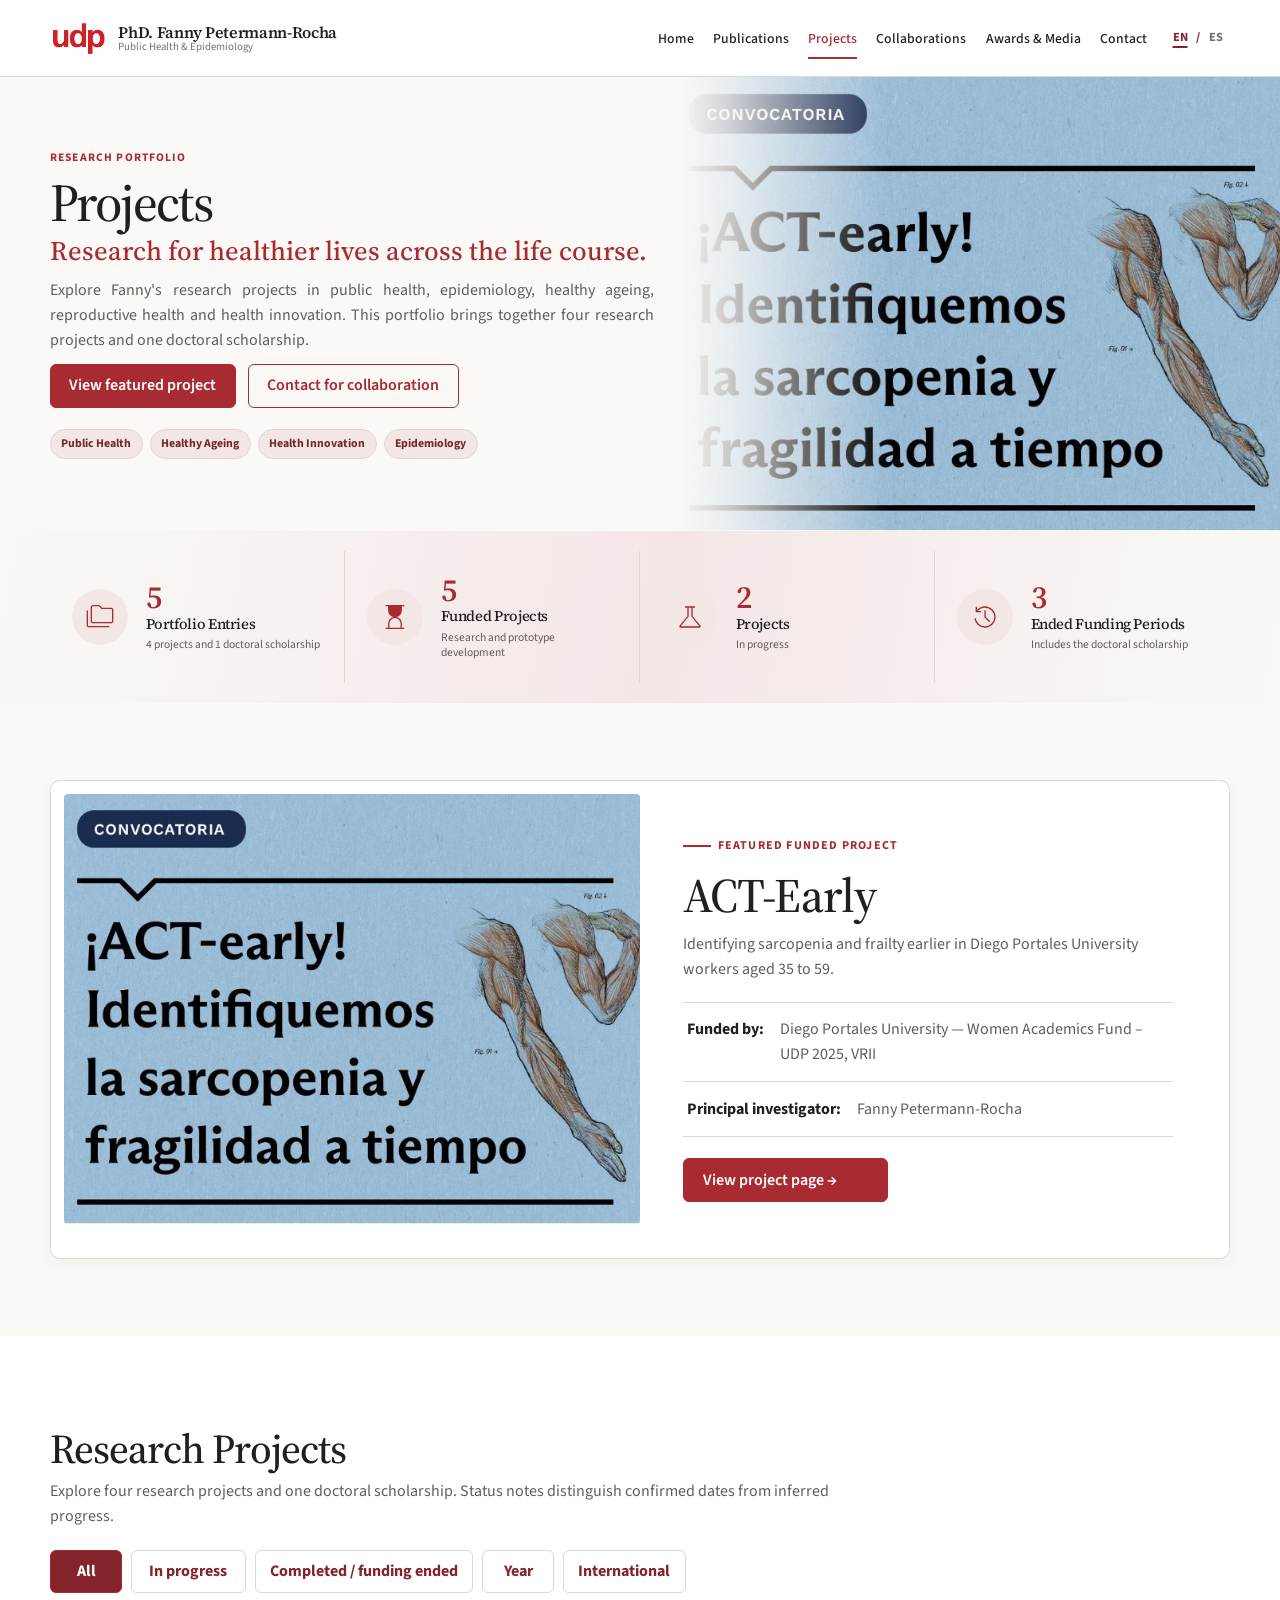
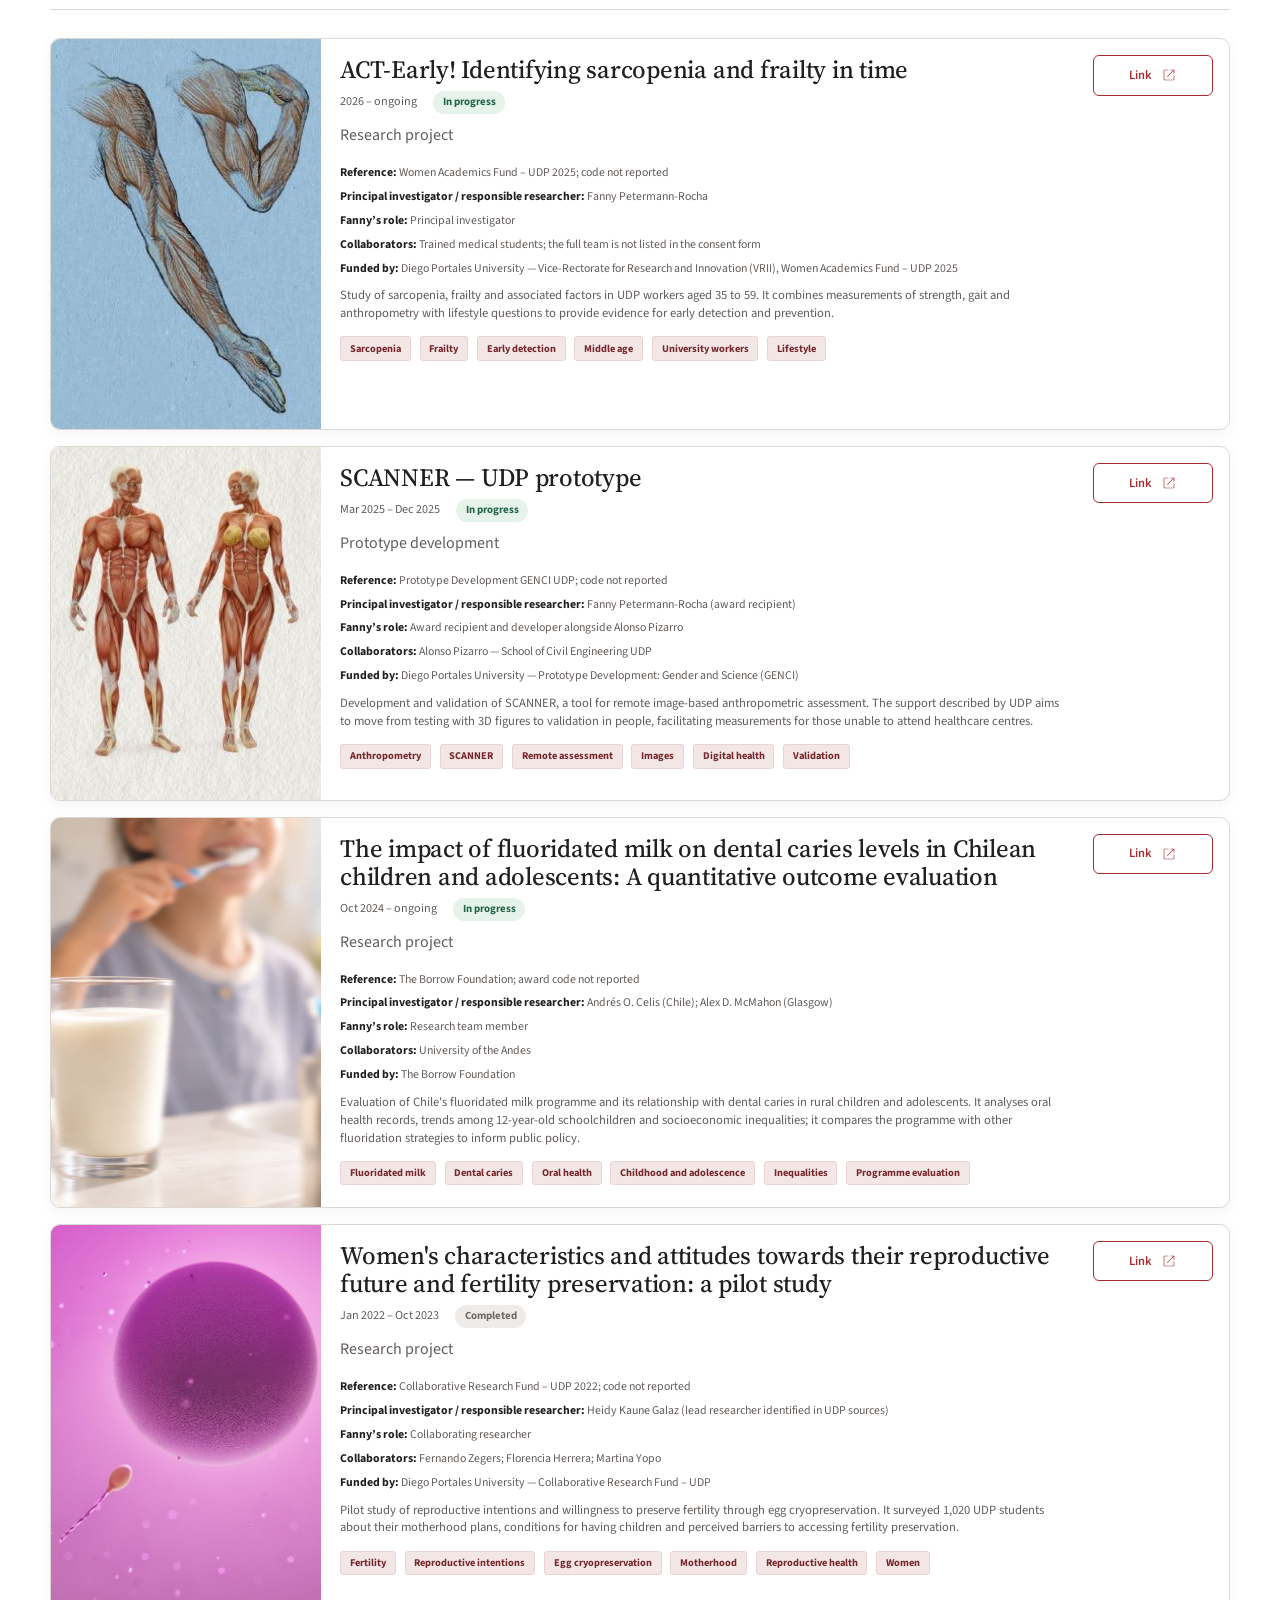
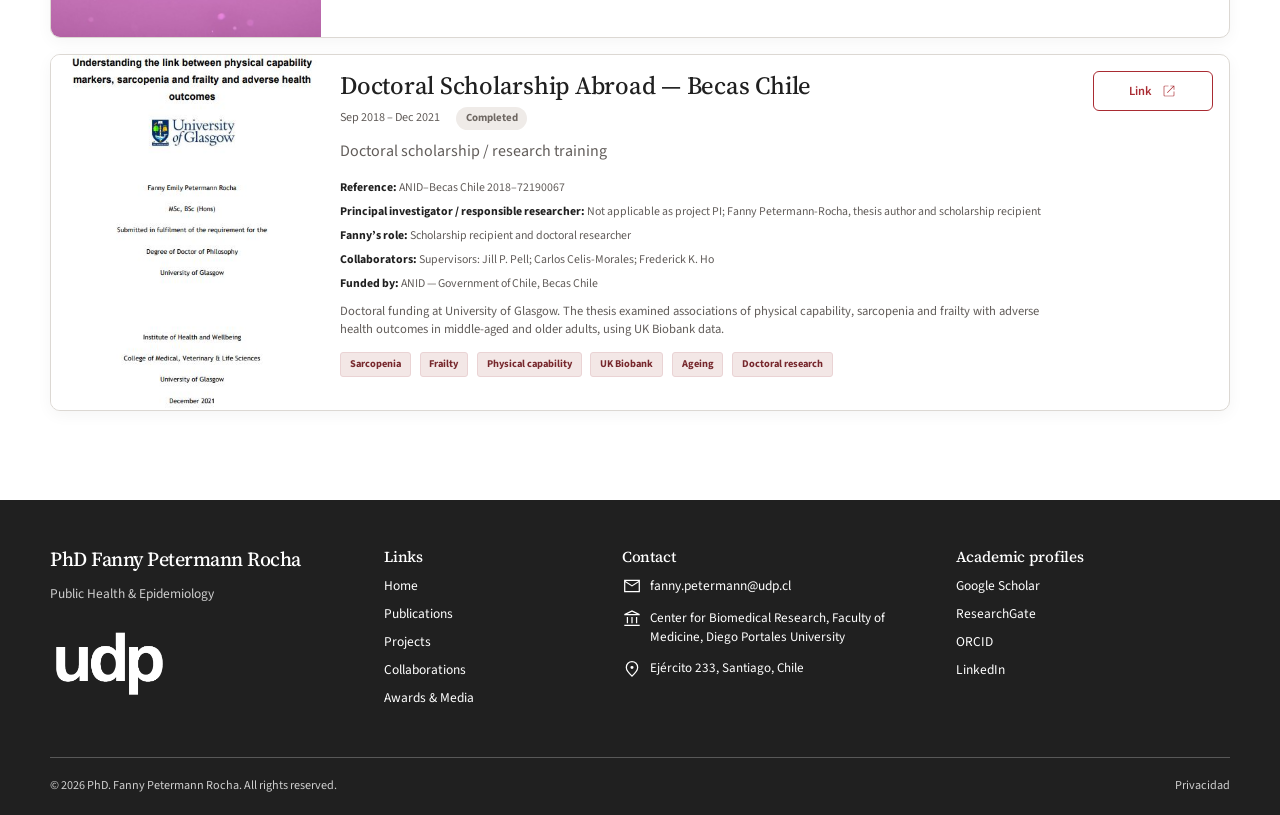
<file: projects/index.html>
<!doctype html>
<html lang="en">
  <head>
    <meta charset="utf-8">
    <meta name="viewport" content="width=device-width, initial-scale=1">
    <title data-i18n="seo.projects.title">Research Projects | Fanny Petermann-Rocha</title>
    <meta name="description" content="Explore Fanny Petermann-Rocha’s research projects in public health, epidemiology, healthy ageing, reproductive health, digital health and population health." data-i18n-content="seo.projects.description">
    <meta name="robots" content="index, follow, max-image-preview:large, max-snippet:-1, max-video-preview:-1">
    <link rel="canonical" href="https://fannypetermann-rocha.cl/projects/">
    <meta name="theme-color" content="#A92B32">
    <meta property="og:type" content="website">
    <meta property="og:site_name" content="Fanny Petermann-Rocha">
    <meta property="og:title" content="Research Projects | Fanny Petermann-Rocha" data-i18n-content="seo.projects.title">
    <meta property="og:description" content="Explore Fanny Petermann-Rocha’s research projects in public health, epidemiology, healthy ageing, reproductive health, digital health and population health." data-i18n-content="seo.projects.description">
    <meta property="og:url" content="https://fannypetermann-rocha.cl/projects/">
    <meta property="og:image" content="https://fannypetermann-rocha.cl/Imagenes/imagenes/convocatoria_act_early.jpeg">
    <meta property="og:image:alt" content="Projects — Fanny Petermann-Rocha">
    <meta property="og:locale" content="en_US">
    <meta property="og:locale:alternate" content="es_CL">
    <meta name="twitter:card" content="summary_large_image">
    <meta name="twitter:title" content="Research Projects | Fanny Petermann-Rocha" data-i18n-content="seo.projects.title">
    <meta name="twitter:description" content="Explore Fanny Petermann-Rocha’s research projects in public health, epidemiology, healthy ageing, reproductive health, digital health and population health." data-i18n-content="seo.projects.description">
    <meta name="twitter:image" content="https://fannypetermann-rocha.cl/Imagenes/imagenes/convocatoria_act_early.jpeg">
    <meta name="twitter:image:alt" content="Projects — Fanny Petermann-Rocha">
    <script type="application/ld+json">
{
  "@context": "https://schema.org",
  "@graph": [
    {
      "@type": "CollectionPage",
      "@id": "https://fannypetermann-rocha.cl/projects/#webpage",
      "url": "https://fannypetermann-rocha.cl/projects/",
      "name": "Research Projects | Fanny Petermann-Rocha",
      "description": "Explore Fanny Petermann-Rocha’s research projects in public health, epidemiology, healthy ageing, reproductive health, digital health and population health.",
      "isPartOf": {
        "@id": "https://fannypetermann-rocha.cl/#website"
      },
      "about": {
        "@id": "https://fannypetermann-rocha.cl/#person"
      },
      "inLanguage": [
        "en",
        "es"
      ],
      "breadcrumb": {
        "@id": "https://fannypetermann-rocha.cl/projects/#breadcrumb"
      }
    },
    {
      "@type": "BreadcrumbList",
      "@id": "https://fannypetermann-rocha.cl/projects/#breadcrumb",
      "itemListElement": [
        {
          "@type": "ListItem",
          "position": 1,
          "name": "Home",
          "item": "https://fannypetermann-rocha.cl/"
        },
        {
          "@type": "ListItem",
          "position": 2,
          "name": "Projects",
          "item": "https://fannypetermann-rocha.cl/projects/"
        }
      ]
    }
  ]
}
    </script>
    <link rel="stylesheet" href="../assets/css/styles.css">
    <link rel="icon" type="image/png" sizes="32x32" href="../Imagenes/imagenes/favicon/favicon-32x32.png">
    <link rel="icon" type="image/png" sizes="48x48" href="../Imagenes/imagenes/favicon/favicon-48x48.png">
    <link rel="icon" type="image/png" sizes="192x192" href="../Imagenes/imagenes/favicon/favicon-192x192.png">
    <link rel="icon" type="image/png" sizes="512x512" href="../Imagenes/imagenes/favicon/favicon-512x512.png">
    <link rel="apple-touch-icon" sizes="180x180" href="../Imagenes/imagenes/favicon/apple-touch-icon.png">
    <script src="../assets/js/translations.js?v=20260924" defer></script>
    <script src="../assets/js/i18n.js?v=20260924" defer></script>
    <script src="../assets/js/main.js?v=20260925-urls" defer></script>
  </head>
  <body>
    <a class="skip-link" href="#main" data-i18n="content.s0001">Skip to content</a>
    <!-- INICIO HEADER -->
    <header class="site-header">
      <div class="container header-inner">
        <a class="brand" href="../" aria-label="Dr. Fanny Petermann-Rocha, home" data-i18n-aria-label="content.s0002">
          <img class="brand-logo" src="../Imagenes/imagenes/logo_udp_header.png" alt="Diego Portales University" width="58" height="34" data-i18n-alt="institutionalTerms.udpUniversity">
          <span class="brand-copy"><span class="i18n-text" translate="no">PhD. Fanny Petermann-Rocha</span><span class="brand-subtitle" data-i18n="content.s0005">Public Health &amp; Epidemiology</span></span>
        </a>
        <button class="menu-toggle" type="button" aria-label="Open navigation" aria-expanded="false" aria-controls="main-navigation" data-menu-toggle data-i18n-aria-label="content.s0006">
          <span></span>
        </button>
        <nav class="main-nav" id="main-navigation" aria-label="Main navigation" data-main-nav data-i18n-aria-label="content.s0007">
          <a href="../" data-i18n="content.s0008">Home</a>
          <a href="../publications/" data-i18n="content.s0009">Publications</a>
          <div class="nav-dropdown" data-nav-dropdown>
            <button class="nav-dropdown-toggle is-current" type="button" aria-expanded="false" aria-controls="projects-menu">
              <span class="i18n-text" data-i18n="content.s0010">Projects</span>
              <span class="nav-dropdown-chevron" aria-hidden="true">⌄</span>
            </button>
            <div class="nav-dropdown-menu" id="projects-menu">
              <a href="./" aria-current="page" data-i18n="content.s0011">All projects</a><a href="act-early/" translate="no">ACT-Early</a>
            </div>
          </div>
          <a href="../collaborations/" data-i18n="content.s0013">Collaborations</a>
          <a href="../awards/" data-i18n="content.s0014">Awards &amp; Media</a>
          <a href="../contact/" data-i18n="content.s0015">Contact</a>
          <nav class="language language-switcher" aria-label="Language selector" data-i18n-aria-label="ui.languageLabel"><button type="button" data-lang="en" lang="en" translate="no" aria-label="English" aria-pressed="true">EN</button><span aria-hidden="true">/</span><button type="button" data-lang="es" lang="es" translate="no" aria-label="Español" aria-pressed="false">ES</button></nav>
        </nav>
      </div>
    </header>
    <!-- FIN HEADER -->
    <main id="main">
      <section class="hero hero-compact projects-hero">
        <div class="hero-grid">
          <div class="hero-copy">
            <span class="eyebrow" data-i18n="content.s1319">Research portfolio</span>
            <h1 data-i18n="content.s0010">Projects</h1>
            <p class="lead" data-i18n="content.s1320">Research for healthier lives across the life course.</p>
            <p data-i18n="content.s1321">Explore Fanny's research projects in public health, epidemiology, healthy ageing, reproductive health and health innovation. This portfolio brings together four research projects and one doctoral scholarship.</p>
            <div class="stack projects-hero-actions">
              <a class="btn btn-primary" href="#featured-project" data-i18n="content.s1322">View featured project</a><a class="btn btn-secondary" href="../contact/" data-i18n="content.s1323">Contact for collaboration</a>
            </div>
            <div class="hero-tags" aria-label="Project research areas" data-i18n-aria-label="content.s1324">
              <span class="tag" data-i18n="content.s0406">Public Health</span><span class="tag" data-i18n="content.s0408">Healthy Ageing</span><span class="tag" data-i18n="content.s1325">Health Innovation</span><span class="tag" data-i18n="content.s0407">Epidemiology</span>
            </div>
          </div>
          <div class="hero-image fade">
            <img src="../Imagenes/imagenes/convocatoria_act_early.jpeg" alt="Research at Diego Portales University" data-i18n-alt="content.s1326">
          </div>
        </div>
      </section>

      <section class="projects-metrics-section" aria-label="Project metrics" data-i18n-aria-label="content.s1327">
        <div class="container projects-metrics-grid">
          <article class="projects-metric">
            <span class="projects-metric-icon"><img src="../Imagenes/iconos/folder_copy_24dp_A92B32_FILL0_wght200_GRAD0_opsz24.svg" alt=""></span>
            <div>
              <span class="projects-metric-value">5</span>
              <h2 data-i18n="content.s1328">Portfolio Entries</h2>
              <p data-i18n="content.s1329">4 projects and 1 doctoral scholarship</p>
            </div>
          </article>
          <article class="projects-metric">
            <span class="projects-metric-icon"><img src="../Imagenes/iconos/hourglass_top_24dp_A92B32_FILL0_wght200_GRAD0_opsz24.svg" alt=""></span>
            <div>
              <span class="projects-metric-value">5</span>
              <h2 data-i18n="content.s1330">Funded Projects</h2>
              <p data-i18n="content.s1331">Research and prototype development</p>
            </div>
          </article>
          <article class="projects-metric">
            <span class="projects-metric-icon"><img src="../Imagenes/iconos/science_24dp_A92B32_FILL0_wght200_GRAD0_opsz24.svg" alt=""></span>
            <div>
              <span class="projects-metric-value">2</span>
              <h2 data-i18n="content.s0010">Projects</h2>
              <p data-i18n="content.s1332">In progress</p>
            </div>
          </article>
          <article class="projects-metric">
            <span class="projects-metric-icon"><img src="../Imagenes/iconos/history_24dp_A92B32_FILL0_wght200_GRAD0_opsz24.svg" alt=""></span>
            <div>
              <span class="projects-metric-value">3</span>
              <h2 data-i18n="content.s1333">Ended Funding Periods</h2>
              <p data-i18n="content.s1334">Includes the doctoral scholarship</p>
            </div>
          </article>
        </div>
      </section>

      <section class="section projects-featured-section" id="featured-project">
        <div class="container projects-featured-card">
          <img class="projects-featured-image" src="../Imagenes/imagenes/convocatoria_act_early.jpeg" alt="ACT-Early recruitment announcement" data-i18n-alt="content.s1335">
          <div class="projects-featured-content">
            <span class="eyebrow" data-i18n="content.s1336">Featured funded project</span>
            <h2 translate="no">ACT-Early</h2>
            <p class="lead" data-i18n="content.s1337">Identifying sarcopenia and frailty earlier in Diego Portales University workers aged 35 to 59.</p>
            <div class="projects-featured-facts">
              <div>
                <strong data-i18n="content.s1338">Funded by:</strong><span data-i18n="content.institutionalPhrase11">Diego Portales University — Women Academics Fund – UDP 2025, VRII</span>
              </div>
              <div>
                <strong data-i18n="content.s1340">Principal investigator:</strong><span translate="no">Fanny Petermann-Rocha</span>
              </div>
            </div>
            <a class="btn btn-primary projects-featured-link" href="act-early/" data-i18n="content.s1342">View project page →</a>
          </div>
        </div>
      </section>
      <section class="section projects-research-section" id="research-projects">
        <div class="container">
          <div class="projects-research-heading">
            <h2 data-i18n="content.s1343">Research Projects</h2>
            <p data-i18n="content.s1344">Explore four research projects and one doctoral scholarship. Status notes distinguish confirmed dates from inferred progress.</p>
          </div>
          <div class="filters projects-filters" data-filter-group data-filter-target="[data-project-card]">
            <button class="filter-btn is-active" type="button" data-filter="all" aria-pressed="true" data-i18n="content.s0138">All</button>
            <button class="filter-btn" type="button" data-filter="current" aria-pressed="false" data-i18n="content.s1332">In progress</button>
            <button class="filter-btn" type="button" data-filter="completed" aria-pressed="false" data-i18n="content.s1345">Completed / funding ended</button>
            <div class="year-filter" data-year-filter>
              <button class="filter-btn year-filter-toggle" type="button" aria-expanded="false" aria-controls="projects-year-menu" data-year-filter-toggle data-i18n="content.s0321">Year</button>
              <div class="year-filter-menu" id="projects-year-menu" role="menu">
                <button type="button" role="menuitem" data-project-year="2026">
                  2026
                </button>
                <button type="button" role="menuitem" data-project-year="2025">
                  2025
                </button>
                <button type="button" role="menuitem" data-project-year="2024">
                  2024
                </button>
                <button type="button" role="menuitem" data-project-year="2023">
                  2023
                </button>
                <button type="button" role="menuitem" data-project-year="2022">
                  2022
                </button>
                <button type="button" role="menuitem" data-project-year="2021">
                  2021
                </button>
                <button type="button" role="menuitem" data-project-year="2018">
                  2018</button><button type="button" role="menuitem" data-project-year="2019">
                  2019</button><button type="button" role="menuitem" data-project-year="2020">
                  2020
                </button>
              </div>
            </div>
            <button class="filter-btn" type="button" data-filter="international" aria-pressed="false" data-i18n="content.s0142">International</button>
          </div>

          <div class="project-list research-project-list">
            <article class="research-project-card" data-project-card data-project-id="ACT-EARLY" data-category="current" data-years="2026">
              <img class="research-project-image" src="../Imagenes/imagenes/project_act_early.png" alt="" loading="lazy">
              <div class="research-project-content">
                <h3 data-i18n="content.s1346">ACT-Early! Identifying sarcopenia and frailty in time</h3>
                <div class="research-project-meta">
                  <span data-i18n="content.s1347">2026 – ongoing</span><span class="project-status is-progress" data-i18n="content.s1348">In progress</span>
                </div>
                <p data-i18n="content.s1349">Research project</p>
                <p class="research-project-detail">
                  <span><strong data-i18n="content.s1350">Reference:</strong> <span class="i18n-text" data-i18n="content.s1351">Women Academics Fund – UDP 2025; code not reported</span></span>
                </p>
                <p class="research-project-detail">
                  <span><strong data-i18n="content.s1352">Principal investigator / responsible researcher:</strong>
                    <span class="i18n-text" translate="no">Fanny Petermann-Rocha</span></span>
                </p>
                <p class="research-project-detail">
                  <span><strong data-i18n="content.s1353">Fanny’s role:</strong> <span class="i18n-text" data-i18n="content.s1354">Principal investigator</span></span>
                </p>
                <p class="research-project-detail">
                  <span><strong data-i18n="content.s1355">Collaborators:</strong> <span class="i18n-text" data-i18n="content.s1356">Trained medical students; the full team is not listed in the consent form</span></span>
                </p>
                <p class="research-project-detail">
                  <span><strong data-i18n="content.s1338">Funded by:</strong> <span class="i18n-text" data-i18n="content.institutionalPhrase12">Diego Portales University — Vice-Rectorate for Research and Innovation (VRII), Women Academics Fund – UDP 2025</span></span>
                </p>
                <p class="research-project-summary" data-i18n="content.s1358">Study of sarcopenia, frailty and associated factors in UDP workers aged 35 to 59. It combines measurements of strength, gait and anthropometry with lifestyle questions to provide evidence for early detection and prevention.</p>
                <div class="tag-list">
                  <span class="tag" translate="no">Sarcopenia</span><span class="tag" data-i18n="content.s1359">Frailty</span><span class="tag" data-i18n="content.s1360">Early detection</span><span class="tag" data-i18n="content.s1361">Middle age</span><span class="tag" data-i18n="content.s1362">University workers</span><span class="tag" data-i18n="content.s1363">Lifestyle</span>
                </div>
              </div>
              <div class="research-project-action">
                <a class="btn btn-secondary" href="https://medicina.udp.cl/2026/01/22/fanny-petermann-adjudica-el-fondo-academicas-udp-2025-con-el-proyecto-act-early-identificacion-de-sarcopenia-y-fragilidad/" target="_blank" rel="noopener noreferrer"><span class="i18n-text" data-i18n="content.s1364">Link</span>
                  <img class="button-action-icon" src="../Imagenes/iconos/open_in_new_24dp_A92B32_FILL0_wght200_GRAD0_opsz24.svg" alt="" aria-hidden="true"></a>
              </div>
            </article>
            <article class="research-project-card" data-project-card data-project-id="ORCID-2085878" data-category="current" data-years="2025">
              <img class="research-project-image" src="../Imagenes/imagenes/project_scanner.jpg" alt="" loading="lazy">
              <div class="research-project-content">
                <h3 data-i18n="content.s1365">SCANNER — UDP prototype</h3>
                <div class="research-project-meta">
                  <span data-i18n="content.s1366">Mar 2025 – Dec 2025</span><span class="project-status is-progress" data-i18n="content.s1348">In progress</span>
                </div>
                <p data-i18n="content.s1367">Prototype development</p>
                <p class="research-project-detail">
                  <span><strong data-i18n="content.s1350">Reference:</strong> <span class="i18n-text" data-i18n="content.s1368">Prototype Development GENCI UDP; code not reported</span></span>
                </p>
                <p class="research-project-detail">
                  <span><strong data-i18n="content.s1352">Principal investigator / responsible researcher:</strong>
                    <span class="i18n-text" data-i18n="content.s1369">Fanny Petermann-Rocha (award recipient)</span></span>
                </p>
                <p class="research-project-detail">
                  <span><strong data-i18n="content.s1353">Fanny’s role:</strong> <span class="i18n-text" data-i18n="content.s1370">Award recipient and developer alongside Alonso Pizarro</span></span>
                </p>
                <p class="research-project-detail">
                  <span><strong data-i18n="content.s1355">Collaborators:</strong> <span class="i18n-text" data-i18n="content.institutionalPhrase13">Alonso Pizarro — School of Civil Engineering UDP</span></span>
                </p>
                <p class="research-project-detail">
                  <span><strong data-i18n="content.s1338">Funded by:</strong> <span class="i18n-text" data-i18n="content.institutionalPhrase14">Diego Portales University — Prototype Development: Gender and Science (GENCI)</span></span>
                </p>
                <p class="research-project-summary" data-i18n="content.s1373">Development and validation of SCANNER, a tool for remote image-based anthropometric assessment. The support described by UDP aims to move from testing with 3D figures to validation in people, facilitating measurements for those unable to attend healthcare centres.</p>
                <div class="tag-list">
                  <span class="tag" data-i18n="content.s1374">Anthropometry</span><span class="tag" translate="no">SCANNER</span><span class="tag" data-i18n="content.s1376">Remote assessment</span><span class="tag" data-i18n="content.s1377">Images</span><span class="tag" data-i18n="content.s1378">Digital health</span><span class="tag" data-i18n="content.s1379">Validation</span>
                </div>
              </div>
              <div class="research-project-action">
                <a class="btn btn-secondary" href="https://cib.udp.cl/academicas-jessica-bravo-y-fanny-petermann-rocha-se-adjudican-fondos-genci-para-desarrollo-de-prototipos/" target="_blank" rel="noopener noreferrer"><span class="i18n-text" data-i18n="content.s1364">Link</span>
                  <img class="button-action-icon" src="../Imagenes/iconos/open_in_new_24dp_A92B32_FILL0_wght200_GRAD0_opsz24.svg" alt="" aria-hidden="true"></a>
              </div>
            </article>
            <article class="research-project-card" data-project-card data-project-id="ORCID-2007286" data-category="current international" data-years="2024 2025 2026">
              <img class="research-project-image" src="../Imagenes/imagenes/project_the_impact.png" alt="" loading="lazy">
              <div class="research-project-content">
                <h3 data-i18n="content.s1380">The impact of fluoridated milk on dental caries levels in Chilean children and adolescents: A quantitative outcome evaluation</h3>
                <div class="research-project-meta">
                  <span data-i18n="content.s1381">Oct 2024 – ongoing</span><span class="project-status is-progress" data-i18n="content.s1348">In progress</span>
                </div>
                <p data-i18n="content.s1349">Research project</p>
                <p class="research-project-detail">
                  <span><strong data-i18n="content.s1350">Reference:</strong> <span class="i18n-text" data-i18n="content.s1382">The Borrow Foundation; award code not reported</span></span>
                </p>
                <p class="research-project-detail">
                  <span><strong data-i18n="content.s1352">Principal investigator / responsible researcher:</strong>
                    <span class="i18n-text" translate="no">Andrés O. Celis (Chile); Alex D. McMahon (Glasgow)</span></span>
                </p>
                <p class="research-project-detail">
                  <span><strong data-i18n="content.s1353">Fanny’s role:</strong> <span class="i18n-text" data-i18n="content.s1384">Research team member</span></span>
                </p>
                <p class="research-project-detail">
                  <span><strong data-i18n="content.s1355">Collaborators:</strong> <span class="i18n-text" data-i18n="content.s1385">University of the Andes</span></span>
                </p>
                <p class="research-project-detail">
                  <span><strong data-i18n="content.s1338">Funded by:</strong> <span class="i18n-text" data-i18n="institutionalTerms.borrowFoundation">The Borrow Foundation</span></span>
                </p>
                <p class="research-project-summary" data-i18n="content.s1387">Evaluation of Chile's fluoridated milk programme and its relationship with dental caries in rural children and adolescents. It analyses oral health records, trends among 12-year-old schoolchildren and socioeconomic inequalities; it compares the programme with other fluoridation strategies to inform public policy.</p>
                <div class="tag-list">
                  <span class="tag" data-i18n="content.s1388">Fluoridated milk</span><span class="tag" data-i18n="content.s1389">Dental caries</span><span class="tag" data-i18n="content.s1390">Oral health</span><span class="tag" data-i18n="content.s1391">Childhood and adolescence</span><span class="tag" data-i18n="content.s1392">Inequalities</span><span class="tag" data-i18n="content.s1393">Programme evaluation</span>
                </div>
              </div>
              <div class="research-project-action">
                <a class="btn btn-secondary" href="https://www.borrowfoundation.org/pouring-protection-evaluating-impact-chiles-fluoridated-milk-programme-childrens-oral-health" target="_blank" rel="noopener noreferrer"><span class="i18n-text" data-i18n="content.s1364">Link</span>
                  <img class="button-action-icon" src="../Imagenes/iconos/open_in_new_24dp_A92B32_FILL0_wght200_GRAD0_opsz24.svg" alt="" aria-hidden="true"></a>
              </div>
            </article>
            <article class="research-project-card" data-project-card data-project-id="ORCID-2007285" data-category="completed" data-years="2022 2023">
              <img class="research-project-image" src="../Imagenes/imagenes/project_caracteristicas_y_actitudes.jpg" alt="" loading="lazy">
              <div class="research-project-content">
                <h3 data-i18n="content.s1394">Women's characteristics and attitudes towards their reproductive future and fertility preservation: a pilot study</h3>
                <div class="research-project-meta">
                  <span data-i18n="content.s1395">Jan 2022 – Oct 2023</span><span class="project-status is-completed" data-i18n="content.s1396">Completed</span>
                </div>
                <p data-i18n="content.s1349">Research project</p>
                <p class="research-project-detail">
                  <span><strong data-i18n="content.s1350">Reference:</strong> <span class="i18n-text" data-i18n="content.s1397">Collaborative Research Fund – UDP 2022; code not reported</span></span>
                </p>
                <p class="research-project-detail">
                  <span><strong data-i18n="content.s1352">Principal investigator / responsible researcher:</strong>
                    <span class="i18n-text" data-i18n="content.s1398">Heidy Kaune Galaz (lead researcher identified in UDP sources)</span></span>
                </p>
                <p class="research-project-detail">
                  <span><strong data-i18n="content.s1353">Fanny’s role:</strong> <span class="i18n-text" data-i18n="content.s1399">Collaborating researcher</span></span>
                </p>
                <p class="research-project-detail">
                  <span><strong data-i18n="content.s1355">Collaborators:</strong> <span class="i18n-text" translate="no">Fernando Zegers; Florencia Herrera; Martina Yopo</span></span>
                </p>
                <p class="research-project-detail">
                  <span><strong data-i18n="content.s1338">Funded by:</strong> <span class="i18n-text" data-i18n="content.institutionalPhrase15">Diego Portales University — Collaborative Research Fund – UDP</span></span>
                </p>
                <p class="research-project-summary" data-i18n="content.s1402">Pilot study of reproductive intentions and willingness to preserve fertility through egg cryopreservation. It surveyed 1,020 UDP students about their motherhood plans, conditions for having children and perceived barriers to accessing fertility preservation.</p>
                <div class="tag-list">
                  <span class="tag" data-i18n="content.s1403">Fertility</span><span class="tag" data-i18n="content.s1404">Reproductive intentions</span><span class="tag" data-i18n="content.s1405">Egg cryopreservation</span><span class="tag" data-i18n="content.s1406">Motherhood</span><span class="tag" data-i18n="content.s1407">Reproductive health</span><span class="tag" data-i18n="content.s1408">Women</span>
                </div>
              </div>
              <div class="research-project-action">
                <a class="btn btn-secondary" href="https://cib.udp.cl/en/investigaciones/caracteristicas-y-actitudes-de-mujeres-frente-a-su-futuro-reproductivo-y-a-la-preservacion-de-la-fecundidad-un-estudio-piloto/" target="_blank" rel="noopener noreferrer"><span class="i18n-text" data-i18n="content.s1364">Link</span>
                  <img class="button-action-icon" src="../Imagenes/iconos/open_in_new_24dp_A92B32_FILL0_wght200_GRAD0_opsz24.svg" alt="" aria-hidden="true"></a>
              </div>
            </article>
            <article class="research-project-card" data-project-card data-project-id="ORCID-2007287" data-category="completed international" data-years="2018 2019 2020 2021">
              <img class="research-project-image" src="../Imagenes/imagenes/project_becas_chile.JPG" alt="" loading="lazy">
              <div class="research-project-content">
                <h3 data-i18n="institutionalTerms.doctoralScholarshipAbroad">Doctoral Scholarship Abroad — Becas Chile</h3>
                <div class="research-project-meta">
                  <span data-i18n="content.s1410">Sep 2018 – Dec 2021</span><span class="project-status is-completed" data-i18n="content.s1396">Completed</span>
                </div>
                <p data-i18n="content.s1411">Doctoral scholarship / research training</p>
                <p class="research-project-detail">
                  <span><strong data-i18n="content.s1350">Reference:</strong> <span class="i18n-text" translate="no">ANID–Becas Chile 2018–72190067</span></span>
                </p>
                <p class="research-project-detail">
                  <span><strong data-i18n="content.s1352">Principal investigator / responsible researcher:</strong>
                    <span class="i18n-text" data-i18n="content.s1413">Not applicable as project PI; Fanny Petermann-Rocha, thesis author and scholarship recipient</span></span>
                </p>
                <p class="research-project-detail">
                  <span><strong data-i18n="content.s1353">Fanny’s role:</strong> <span class="i18n-text" data-i18n="content.s1414">Scholarship recipient and doctoral researcher</span></span>
                </p>
                <p class="research-project-detail">
                  <span><strong data-i18n="content.s1355">Collaborators:</strong> <span class="i18n-text" data-i18n="content.s1415">Supervisors: Jill P. Pell; Carlos Celis-Morales; Frederick K. Ho</span></span>
                </p>
                <p class="research-project-detail">
                  <span><strong data-i18n="content.s1338">Funded by:</strong> <span class="i18n-text" data-i18n="content.institutionalPhrase16">ANID — Government of Chile, Becas Chile</span></span>
                </p>
                <p class="research-project-summary" data-i18n="content.s1417">Doctoral funding at University of Glasgow. The thesis examined associations of physical capability, sarcopenia and frailty with adverse health outcomes in middle-aged and older adults, using UK Biobank data.</p>
                <div class="tag-list">
                  <span class="tag" translate="no">Sarcopenia</span><span class="tag" data-i18n="content.s1359">Frailty</span><span class="tag" data-i18n="content.s1418">Physical capability</span><span class="tag" translate="no">UK Biobank</span><span class="tag" data-i18n="content.s1420">Ageing</span><span class="tag" data-i18n="content.s1421">Doctoral research</span>
                </div>
              </div>
              <div class="research-project-action">
                <a class="btn btn-secondary" href="https://theses.gla.ac.uk/id/eprint/82654" target="_blank" rel="noopener noreferrer"><span class="i18n-text" data-i18n="content.s1364">Link</span>
                  <img class="button-action-icon" src="../Imagenes/iconos/open_in_new_24dp_A92B32_FILL0_wght200_GRAD0_opsz24.svg" alt="" aria-hidden="true"></a>
              </div>
            </article>
          </div>
        </div>
      </section>
    </main>
    <!-- INICIO FOOTER -->
    <footer class="site-footer">
      <div class="container footer-grid">
        <div>
          <h2 translate="no">PhD Fanny Petermann Rocha</h2>
          <p data-i18n="content.s0005">Public Health &amp; Epidemiology</p>
          <img class="footer-udp-logo" src="../Imagenes/imagenes/logo_udp_footer.png" alt="Diego Portales University" width="120" height="70" loading="lazy" data-i18n-alt="institutionalTerms.udpUniversity">
        </div>
        <div>
          <h3 data-i18n="content.s0098">Links</h3>
          <div class="footer-links">
            <a href="../" data-i18n="content.s0008">Home</a>
            <a href="../publications/" data-i18n="content.s0009">Publications</a><a href="./" data-i18n="content.s0010">Projects</a><a href="../collaborations/" data-i18n="content.s0013">Collaborations</a><a href="../awards/" data-i18n="content.s0014">Awards &amp; Media</a>
          </div>
        </div>
        <div>
          <h3 data-i18n="content.s0015">Contact</h3>
          <div class="footer-contact">
            <span><img src="../Imagenes/iconos/Footer/mail_24dp_FFFFFF_FILL0_wght300_GRAD0_opsz24.svg" alt=""><a href="mailto:fanny.petermann@udp.cl" translate="no">fanny.petermann@udp.cl</a></span><span><img src="../Imagenes/iconos/Footer/account_balance_24dp_FFFFFF_FILL0_wght300_GRAD0_opsz24.svg" alt=""><span class="i18n-text" data-i18n="content.institutionalPhrase02">Center for Biomedical Research, Faculty of Medicine, Diego Portales University</span></span><span><img src="../Imagenes/iconos/Footer/location_on_24dp_FFFFFF_FILL0_wght300_GRAD0_opsz24.svg" alt=""><span class="i18n-text" translate="no">Ejército 233, Santiago, Chile</span></span>
          </div>
        </div>
        <div>
          <h3 data-i18n="content.s0102">Academic profiles</h3>
          <div class="footer-links">
            <a href="https://scholar.google.com/citations?user=eS_SYGMAAAAJ&amp;hl=en" target="_blank" rel="noopener noreferrer" translate="no">Google Scholar</a><a href="https://www.researchgate.net/profile/Fanny-Petermann-Rocha" target="_blank" rel="noopener noreferrer" translate="no">ResearchGate</a><a href="https://orcid.org/0000-0002-4384-4962" target="_blank" rel="noopener noreferrer" translate="no">ORCID</a><a href="https://www.linkedin.com/in/fanny-petermann-rocha-5611406a/" target="_blank" rel="noopener noreferrer" translate="no">LinkedIn</a>
          </div>
        </div>
      </div>
      <div class="container footer-bottom">
        <span data-i18n="content.s0107">© 2026 PhD. Fanny Petermann Rocha. All rights reserved.</span><span data-i18n="content.s0108">Privacidad </span>
      </div>
    </footer>
    <!-- FIN FOOTER -->
  </body>
</html>
</file>
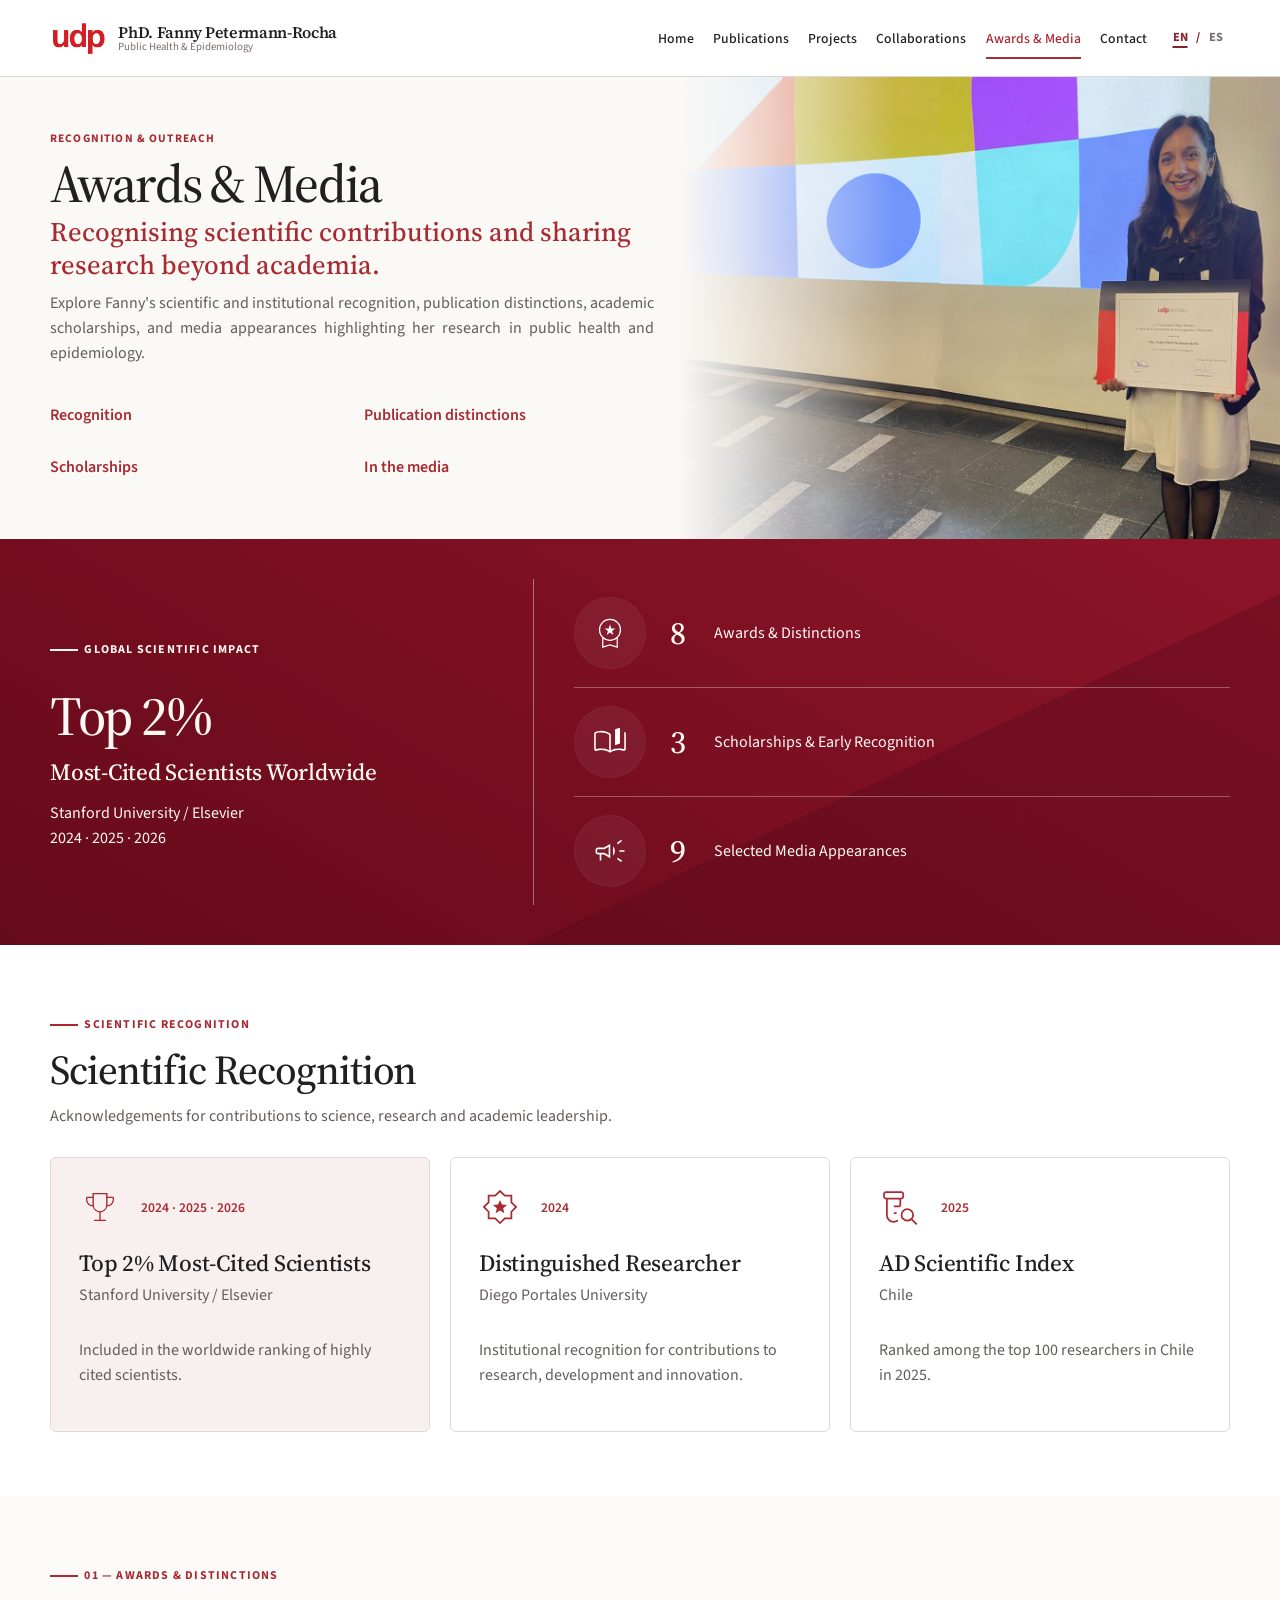
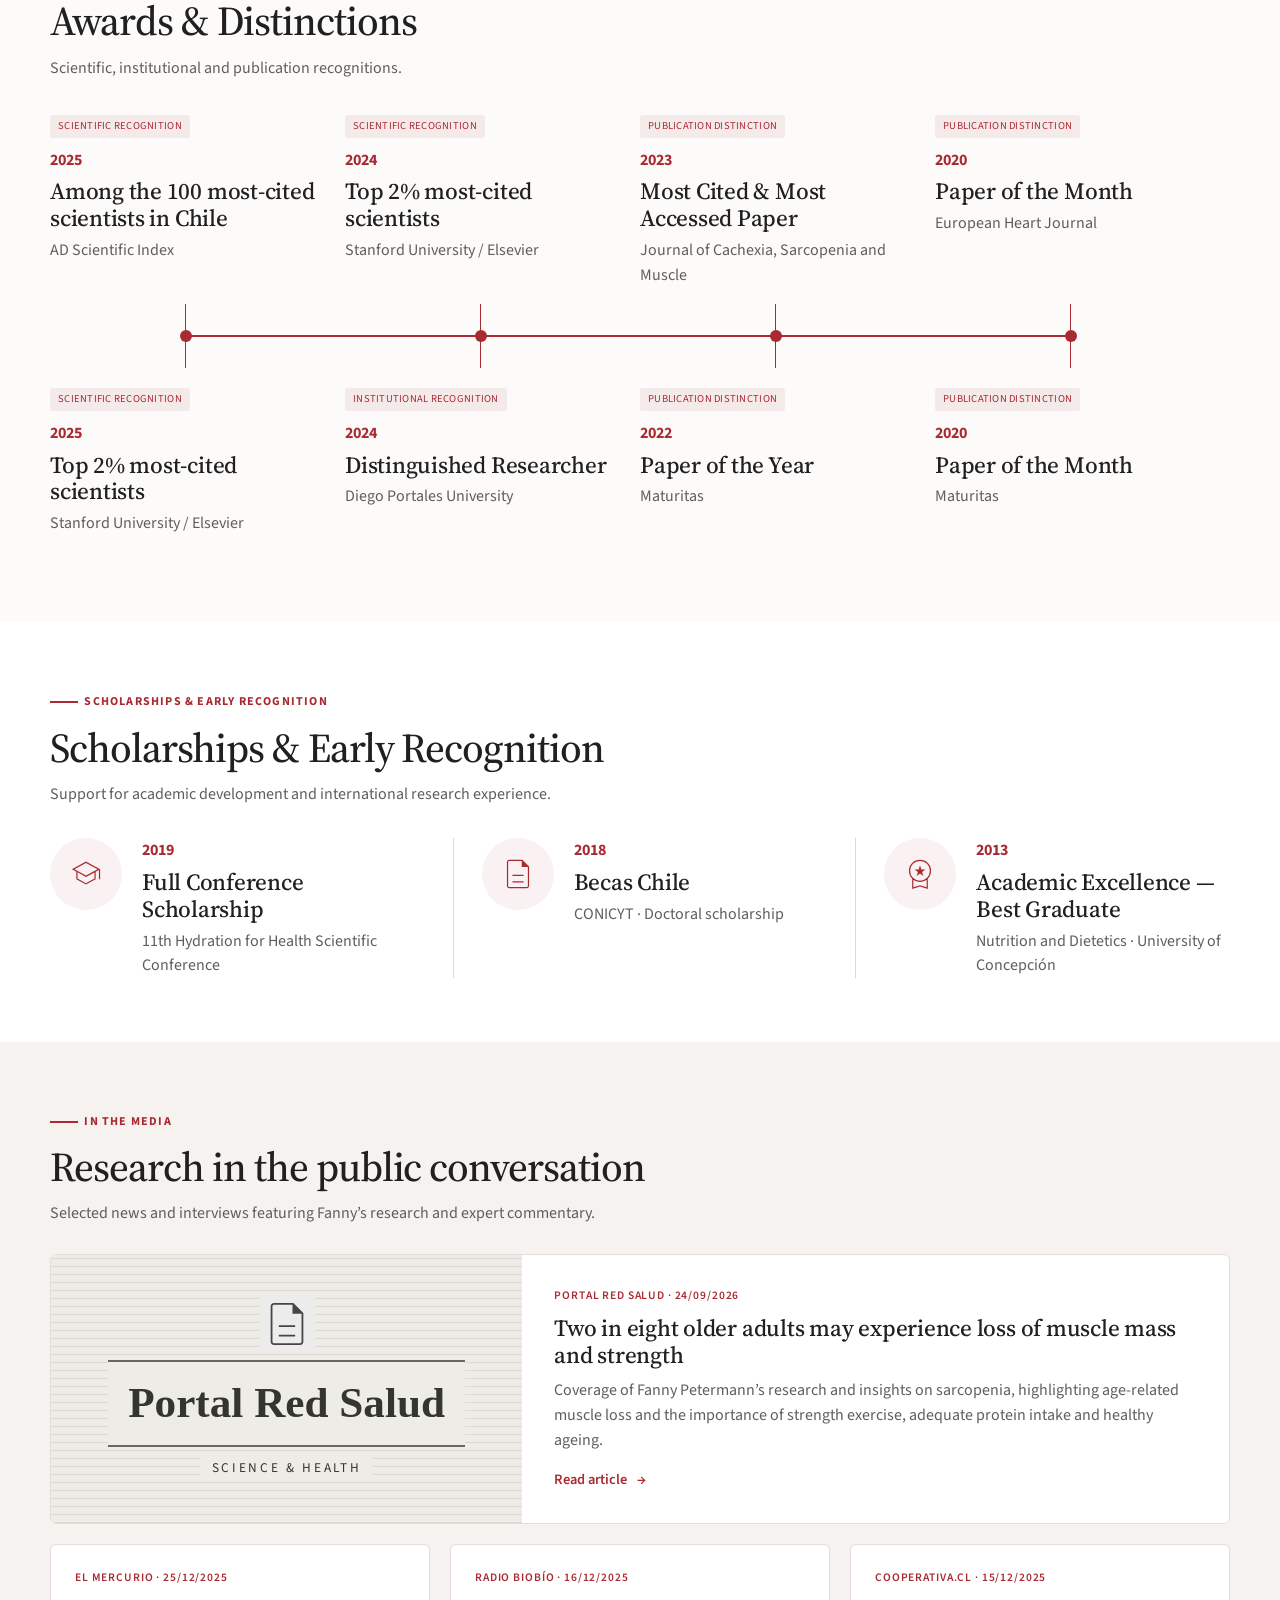
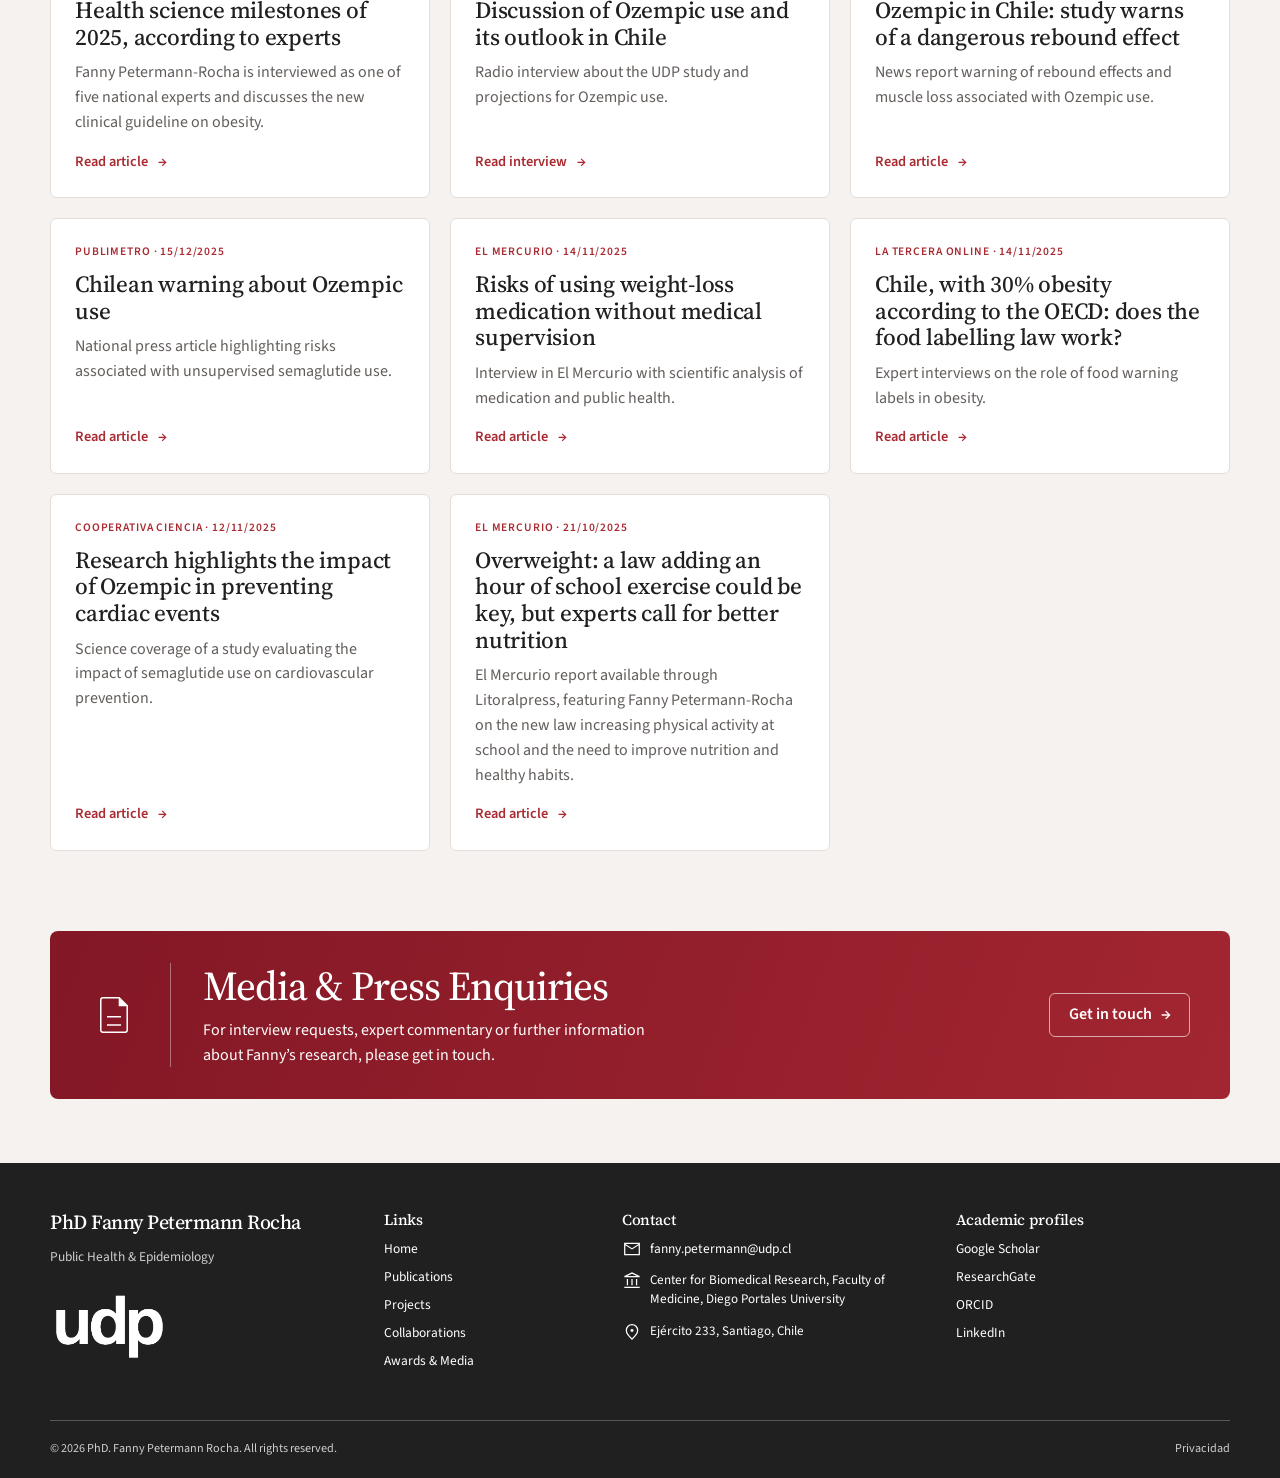
<file: awards.html>
<!doctype html>
<html lang="en">
  <head>
    <meta charset="utf-8">
    <meta name="viewport" content="width=device-width, initial-scale=1">
    <title>Redirecting | PhD Fanny Petermann-Rocha</title>
    <link rel="canonical" href="awards/">
    <script>
      const cleanTarget = "awards/";
      const localTarget = "awards/index.html";
      const target = (window.location.protocol === "file:" ? localTarget : cleanTarget)
        + window.location.search + window.location.hash;
      window.location.replace(target);
      document.addEventListener("DOMContentLoaded", () => {
        document.querySelector("a").setAttribute("href", target);
      });
    </script>
    <noscript><meta http-equiv="refresh" content="0; url=awards/index.html"></noscript>
    <link rel="icon" type="image/png" sizes="32x32" href="Imagenes/imagenes/favicon/favicon-32x32.png">
    <link rel="icon" type="image/png" sizes="48x48" href="Imagenes/imagenes/favicon/favicon-48x48.png">
    <link rel="icon" type="image/png" sizes="192x192" href="Imagenes/imagenes/favicon/favicon-192x192.png">
    <link rel="icon" type="image/png" sizes="512x512" href="Imagenes/imagenes/favicon/favicon-512x512.png">
    <link rel="apple-touch-icon" sizes="180x180" href="Imagenes/imagenes/favicon/apple-touch-icon.png">
    <meta name="theme-color" content="#A92B32">
  </head>
  <body>
    <p>Redirecting to <a href="awards/index.html">Awards &amp; Media</a>.</p>
  </body>
</html>
</file>
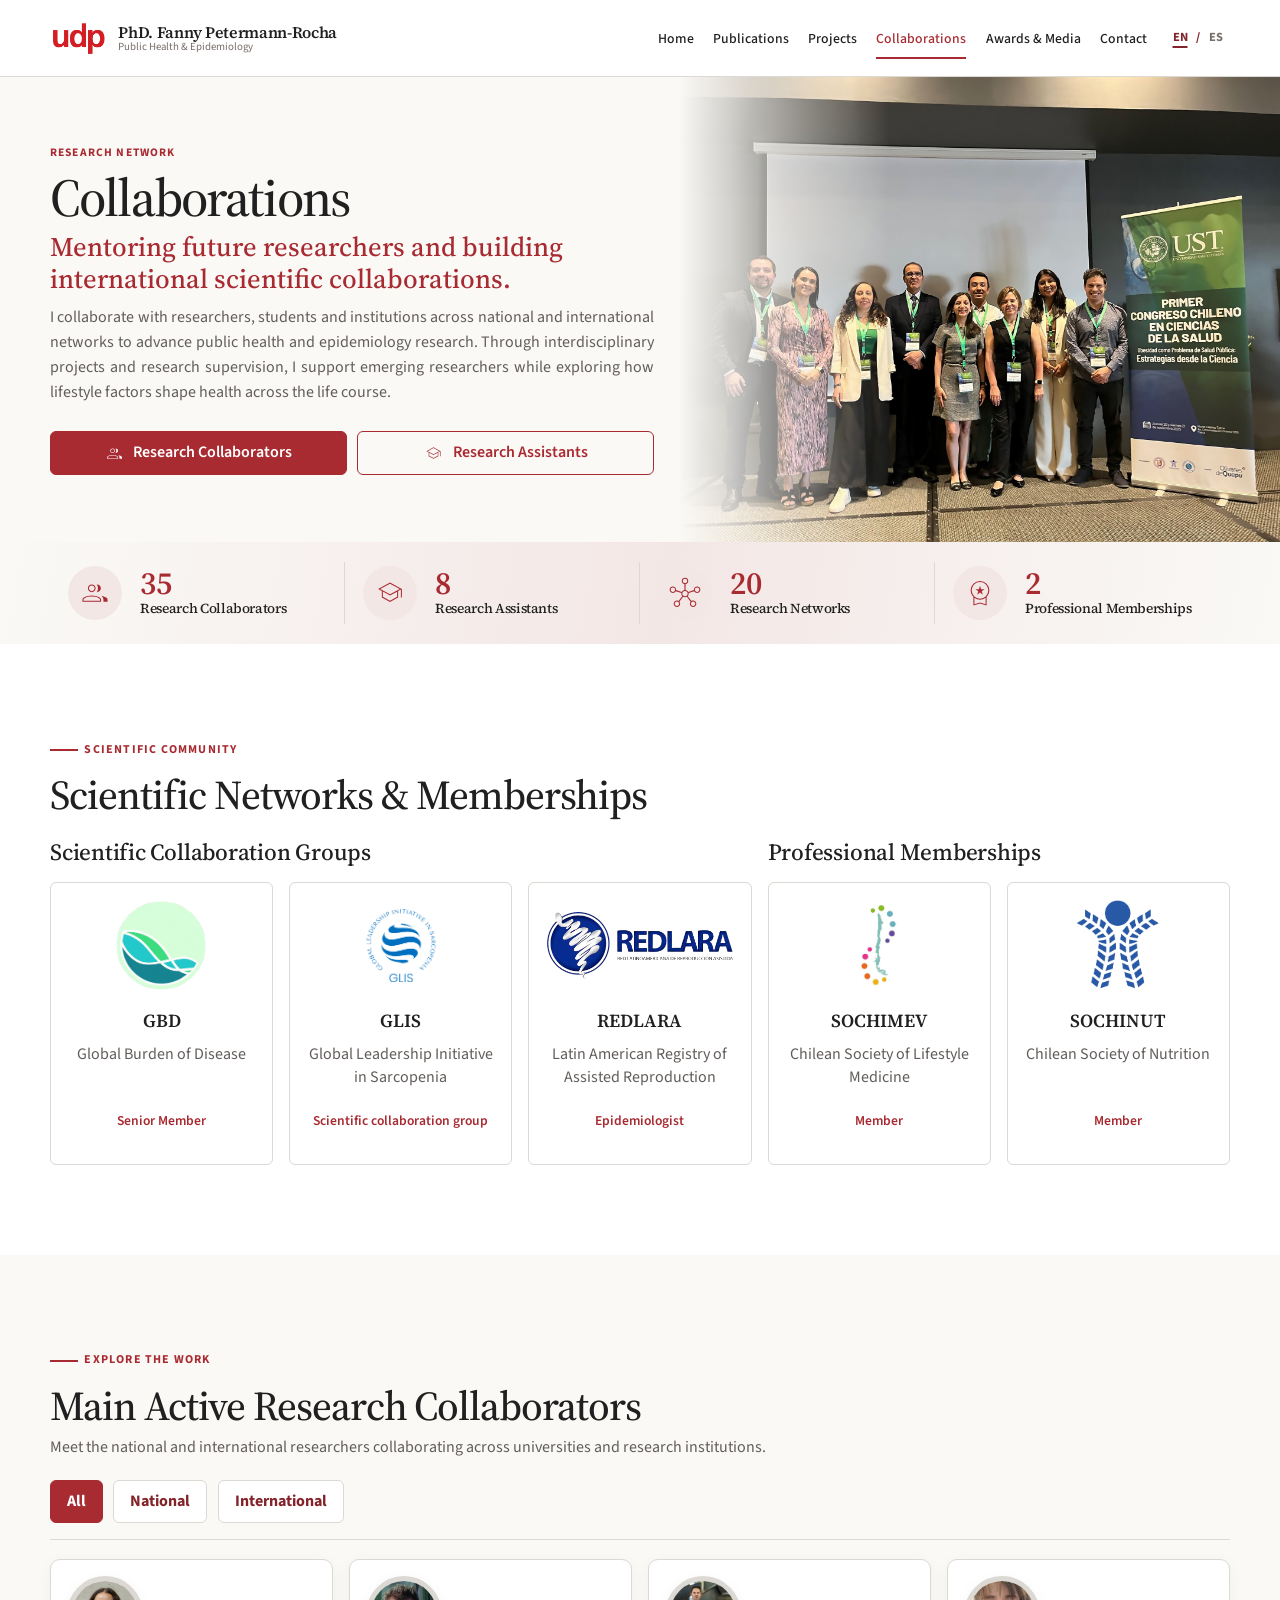
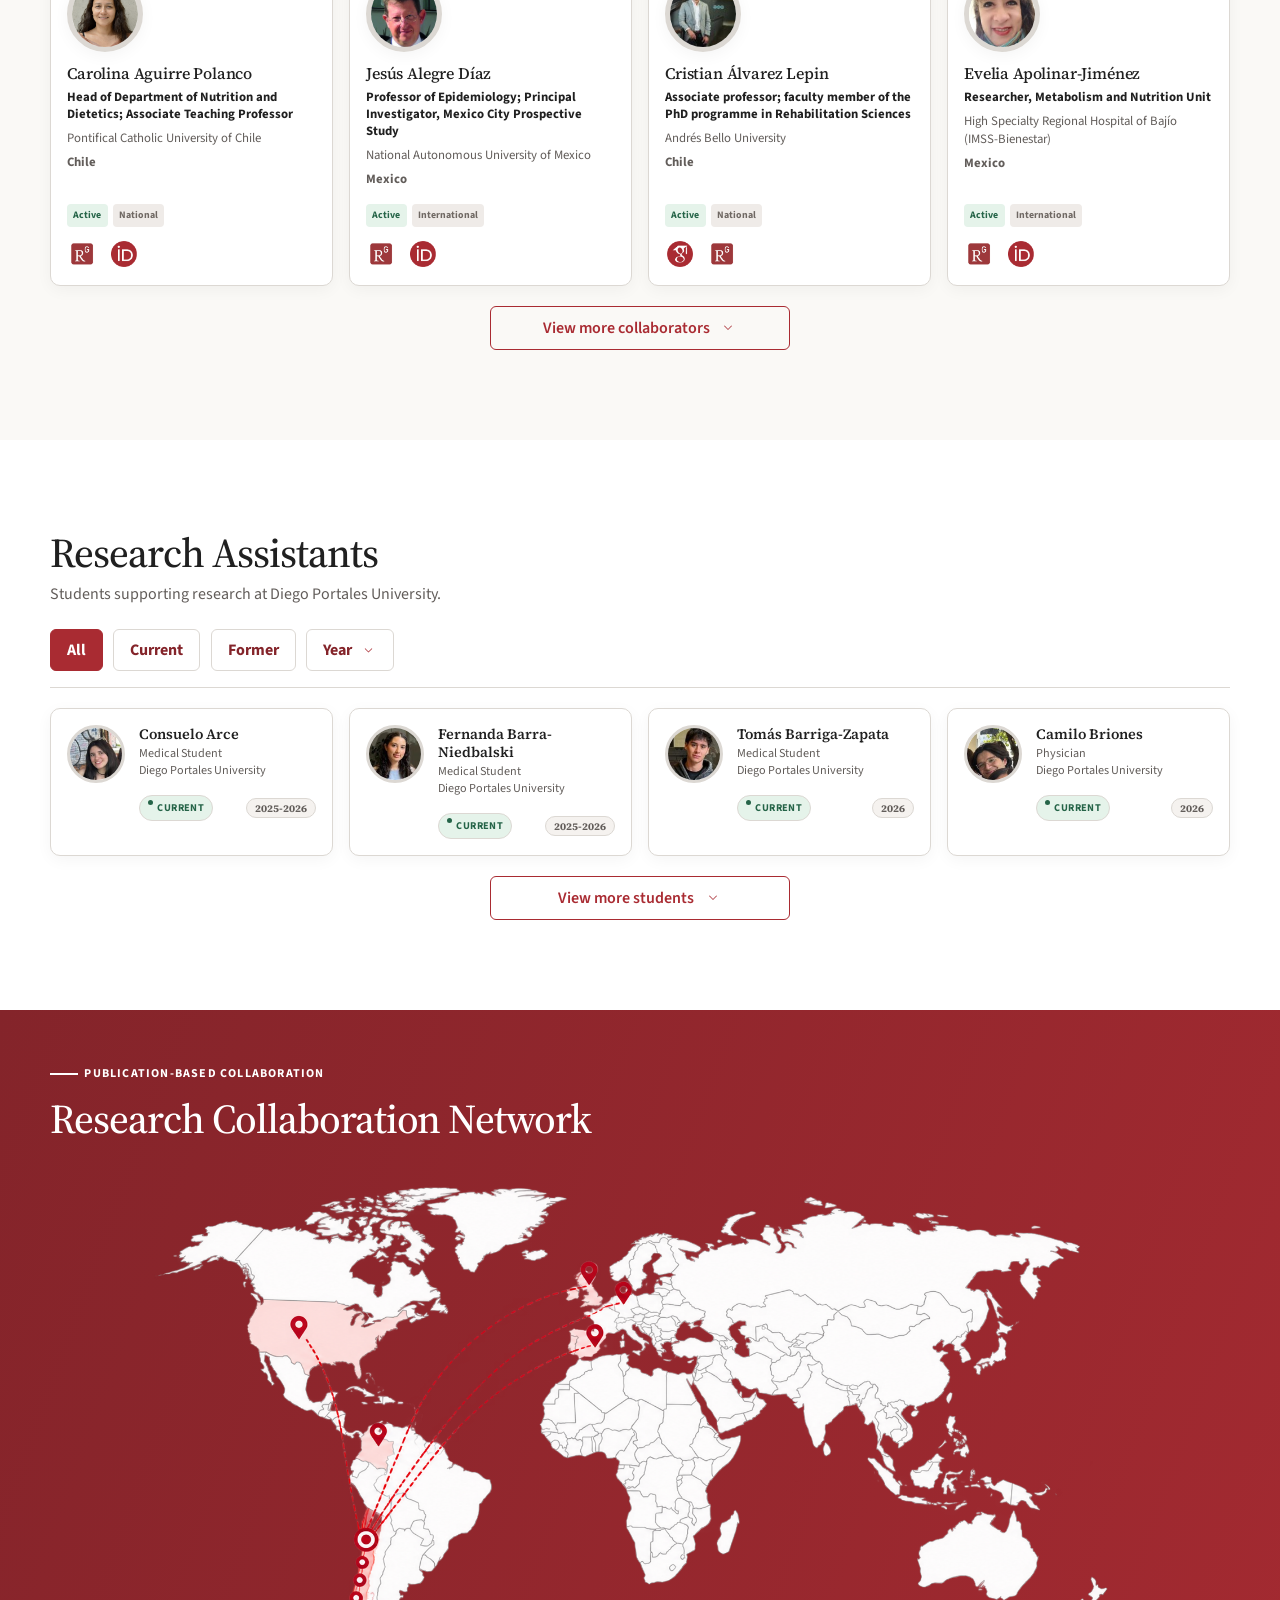
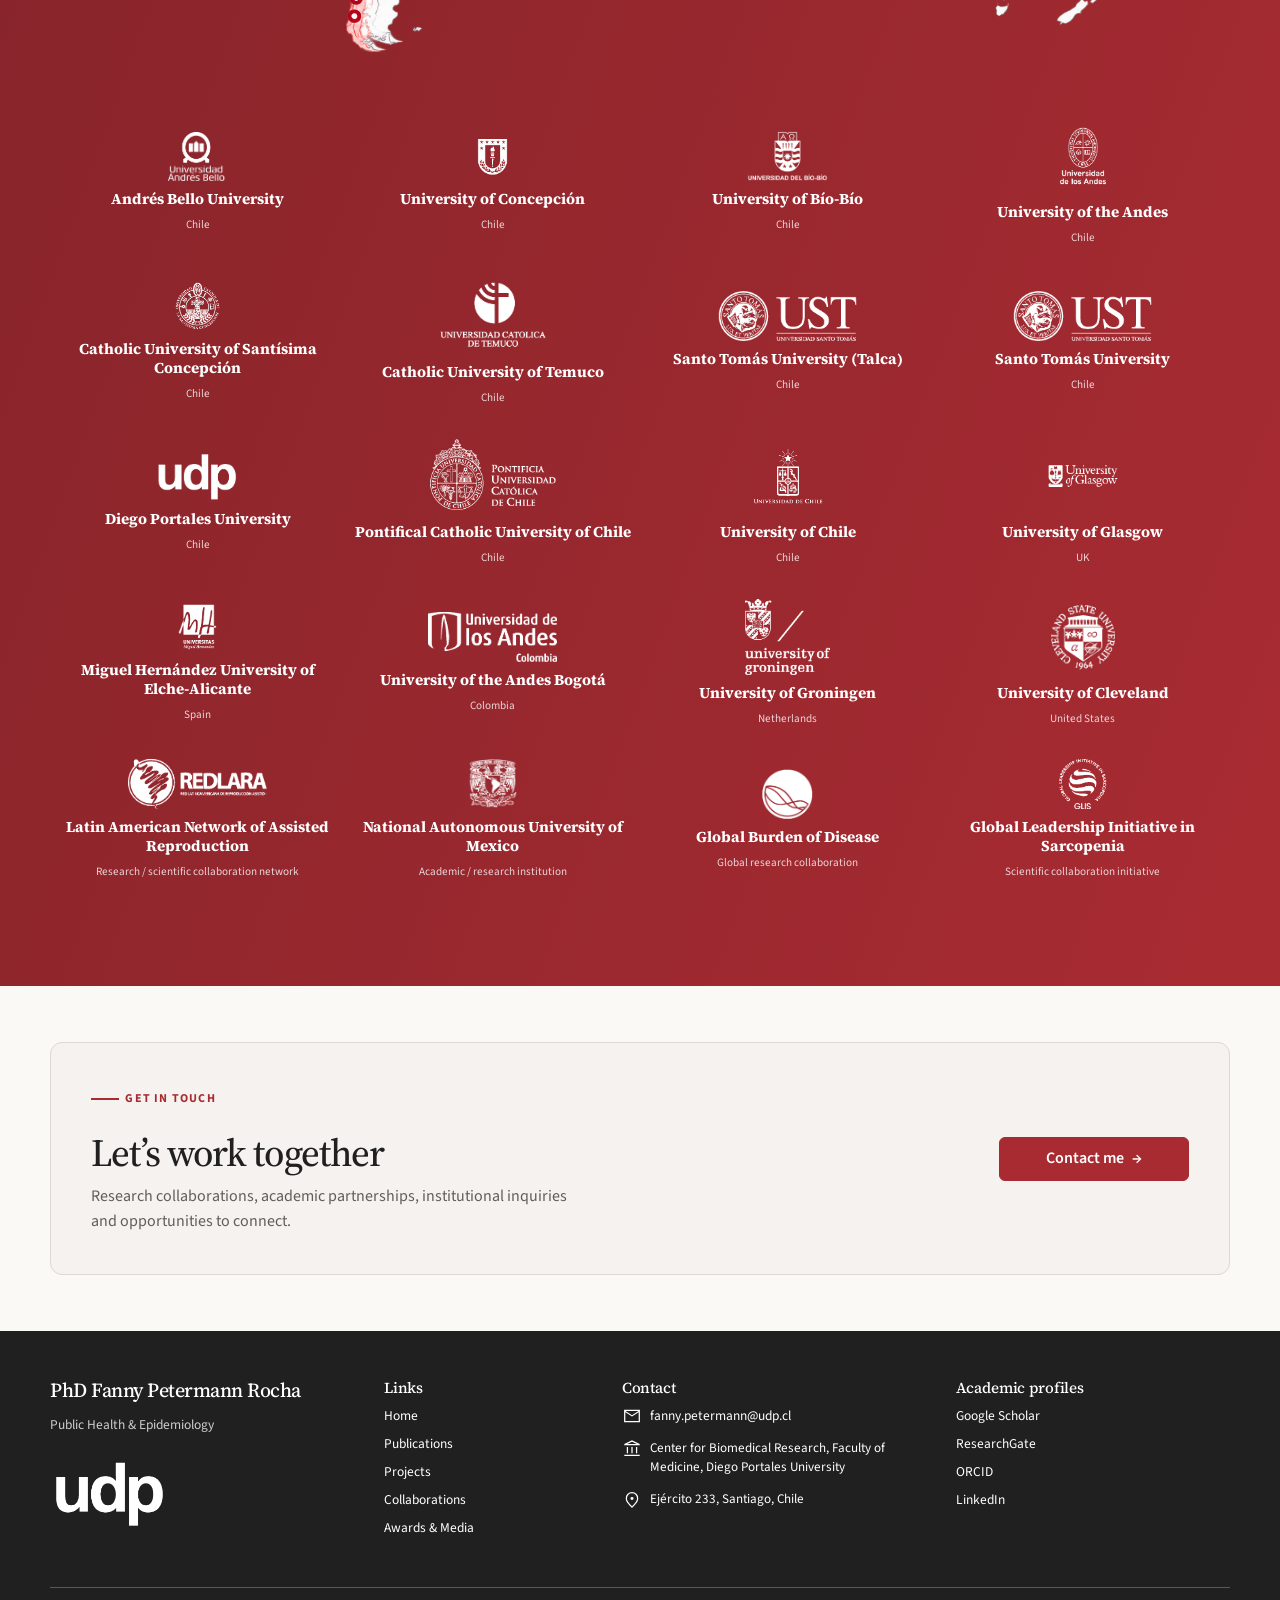
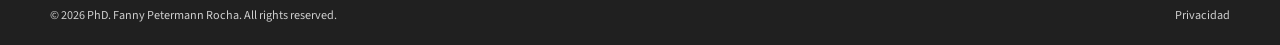
<file: colaboradores.html>
<!doctype html>
<html lang="en">
  <head>
    <meta charset="utf-8" />
    <meta name="viewport" content="width=device-width, initial-scale=1" />
    <title>Redirecting | PhD Fanny Petermann-Rocha</title>
    <link rel="canonical" href="collaborations/" />
    <script>
      const cleanTarget = "collaborations/";
      const localTarget = "collaborations/index.html";
      const target =
        (window.location.protocol === "file:" ? localTarget : cleanTarget) +
        window.location.search +
        window.location.hash;
      window.location.replace(target);
      document.addEventListener("DOMContentLoaded", () => {
        document.querySelector("a").setAttribute("href", target);
      });
    </script>
    <noscript
      ><meta http-equiv="refresh" content="0; url=collaborations/index.html"
    /></noscript>
    <link
      rel="icon"
      type="image/png"
      sizes="32x32"
      href="Imagenes/imagenes/favicon/favicon-32x32.png"
    />
    <link
      rel="icon"
      type="image/png"
      sizes="48x48"
      href="Imagenes/imagenes/favicon/favicon-48x48.png"
    />
    <link
      rel="icon"
      type="image/png"
      sizes="192x192"
      href="Imagenes/imagenes/favicon/favicon-192x192.png"
    />
    <link
      rel="icon"
      type="image/png"
      sizes="512x512"
      href="Imagenes/imagenes/favicon/favicon-512x512.png"
    />
    <link
      rel="apple-touch-icon"
      sizes="180x180"
      href="Imagenes/imagenes/favicon/apple-touch-icon.png"
    />
    <meta name="theme-color" content="#A92B32" />
  </head>
  <body>
    <p>
      Redirecting to <a href="collaborations/index.html">Collaborations</a>.
    </p>
  </body>
</html>
</file>
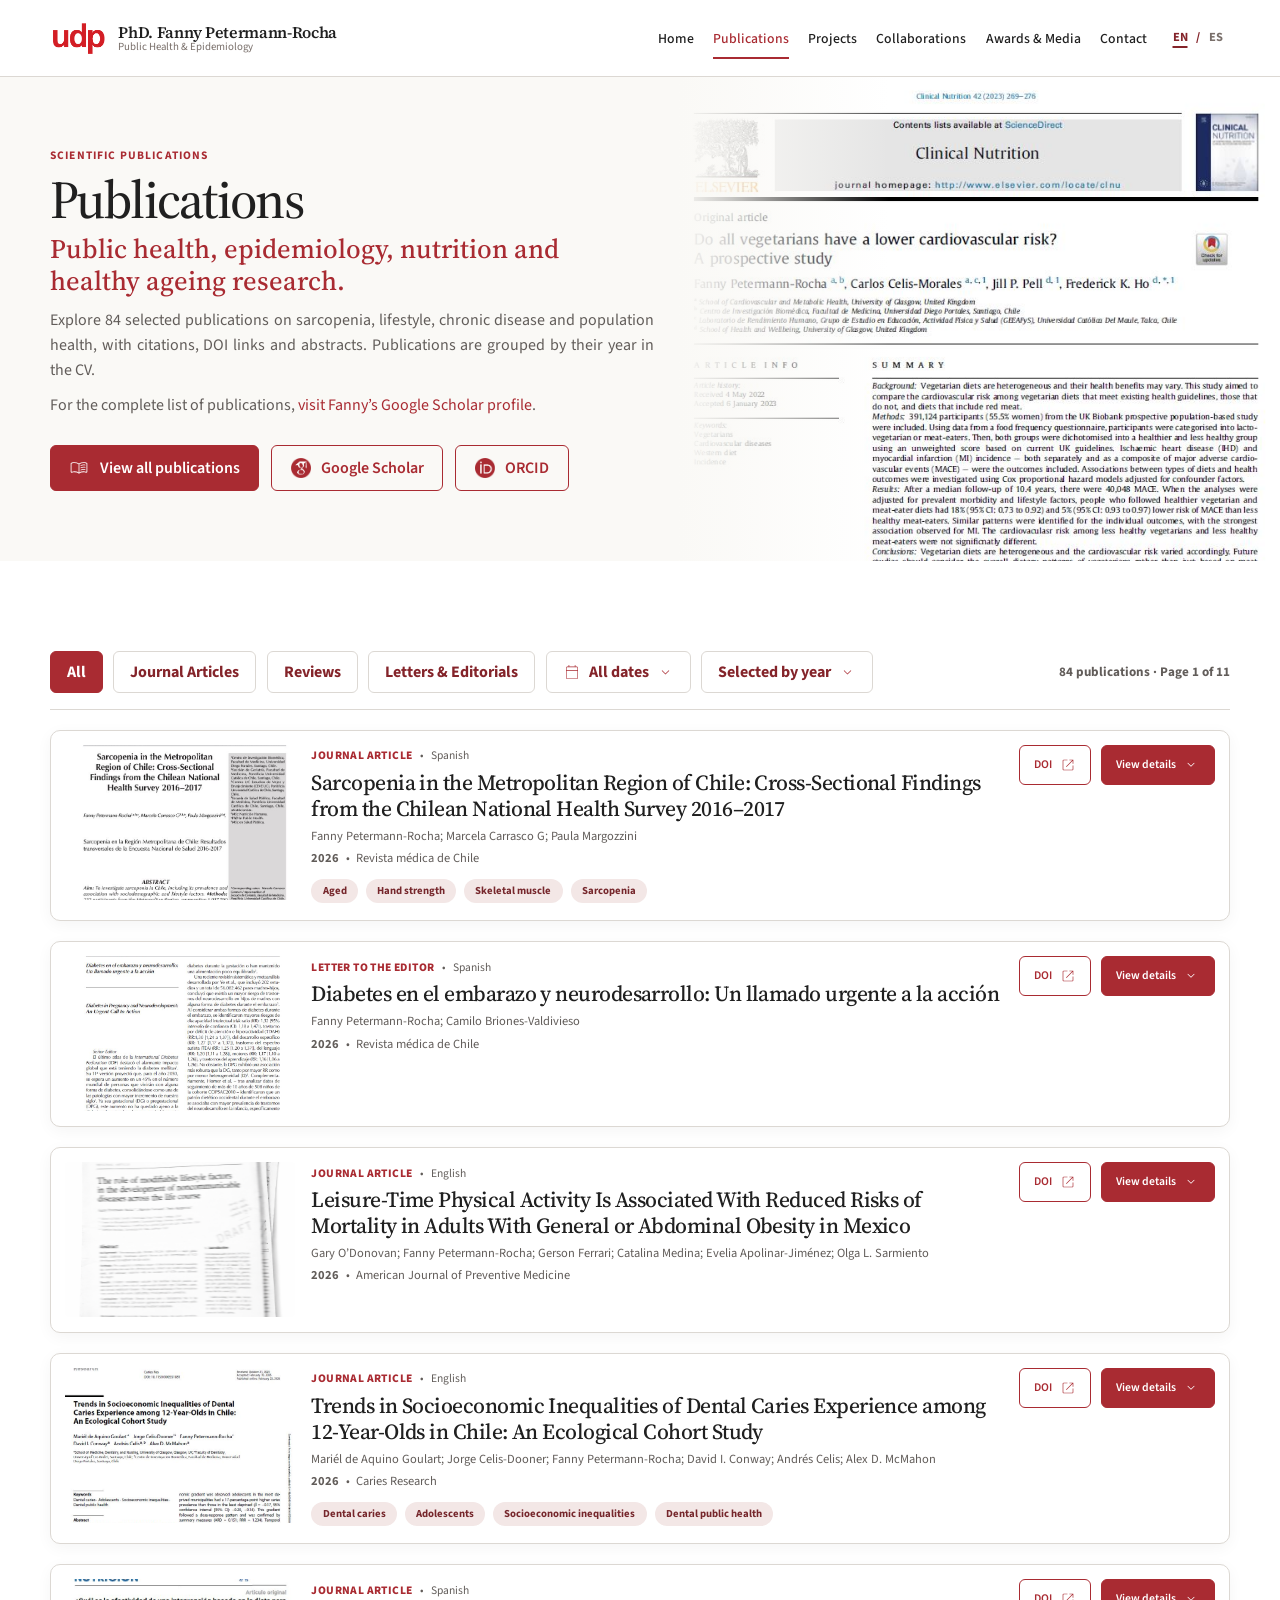
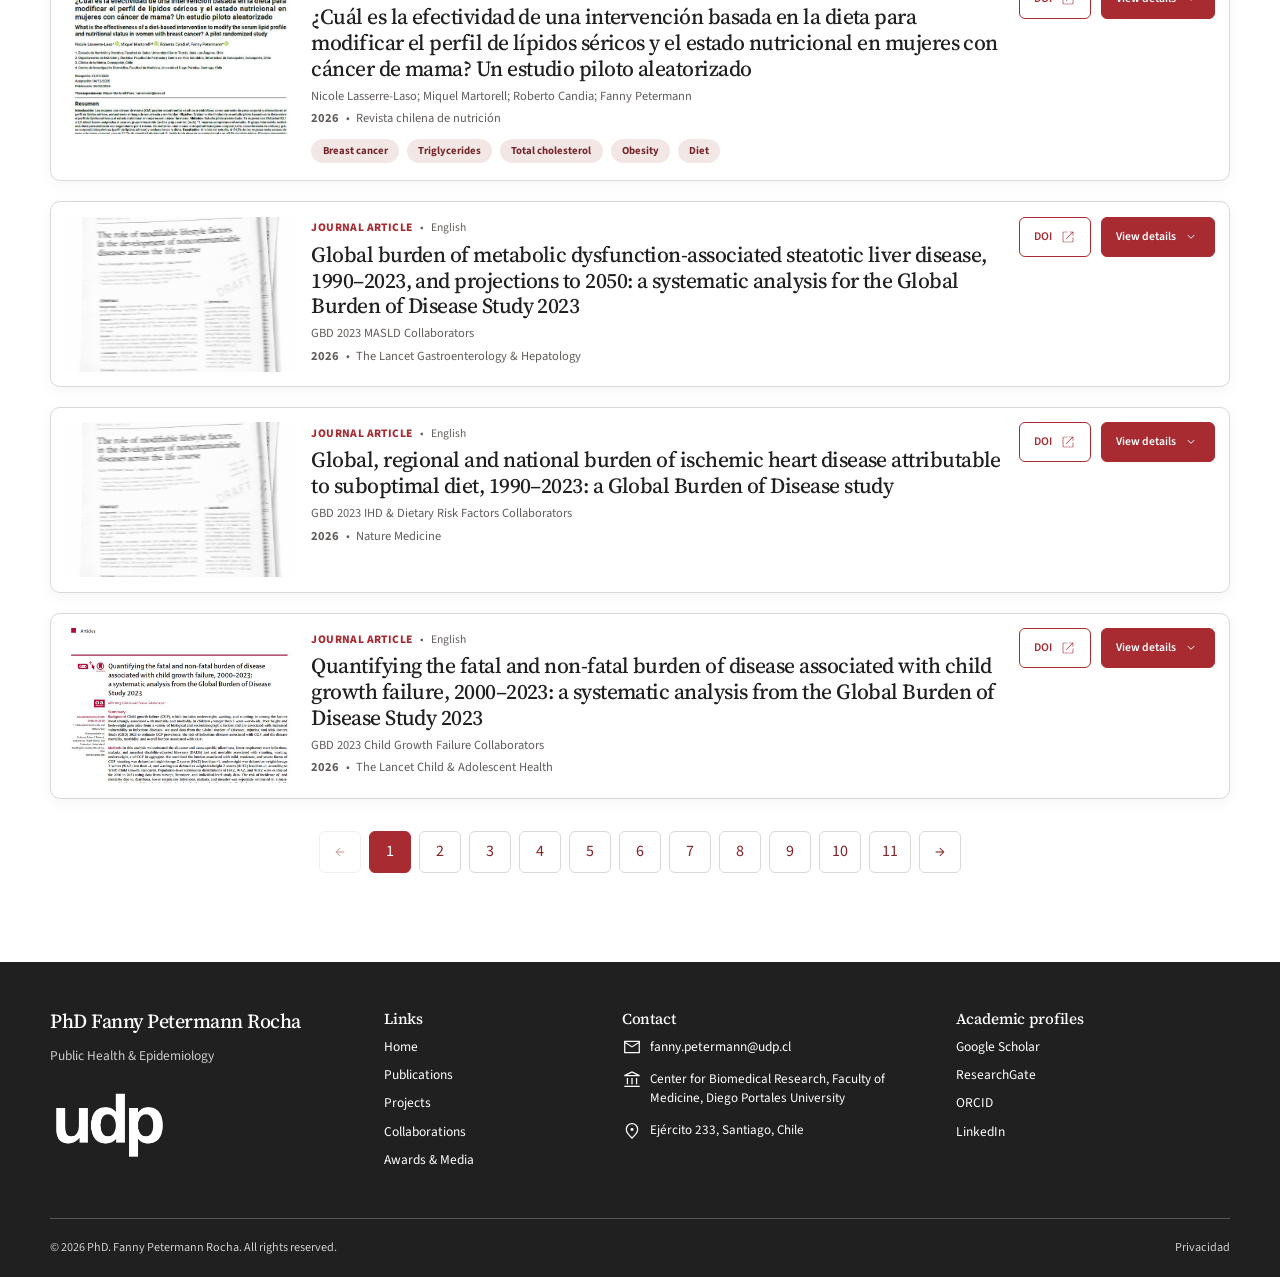
<file: investigacion.html>
<!doctype html>
<html lang="en">
  <head>
    <meta charset="utf-8">
    <meta name="viewport" content="width=device-width, initial-scale=1">
    <title>Redirecting | PhD Fanny Petermann-Rocha</title>
    <link rel="canonical" href="publications/">
    <script>
      const cleanTarget = "publications/";
      const localTarget = "publications/index.html";
      const target = (window.location.protocol === "file:" ? localTarget : cleanTarget)
        + window.location.search + window.location.hash;
      window.location.replace(target);
      document.addEventListener("DOMContentLoaded", () => {
        document.querySelector("a").setAttribute("href", target);
      });
    </script>
    <noscript><meta http-equiv="refresh" content="0; url=publications/index.html"></noscript>
    <link rel="icon" type="image/png" sizes="32x32" href="Imagenes/imagenes/favicon/favicon-32x32.png">
    <link rel="icon" type="image/png" sizes="48x48" href="Imagenes/imagenes/favicon/favicon-48x48.png">
    <link rel="icon" type="image/png" sizes="192x192" href="Imagenes/imagenes/favicon/favicon-192x192.png">
    <link rel="icon" type="image/png" sizes="512x512" href="Imagenes/imagenes/favicon/favicon-512x512.png">
    <link rel="apple-touch-icon" sizes="180x180" href="Imagenes/imagenes/favicon/apple-touch-icon.png">
    <meta name="theme-color" content="#A92B32">
  </head>
  <body>
    <p>Redirecting to <a href="publications/index.html">Publications</a>.</p>
  </body>
</html>
</file>
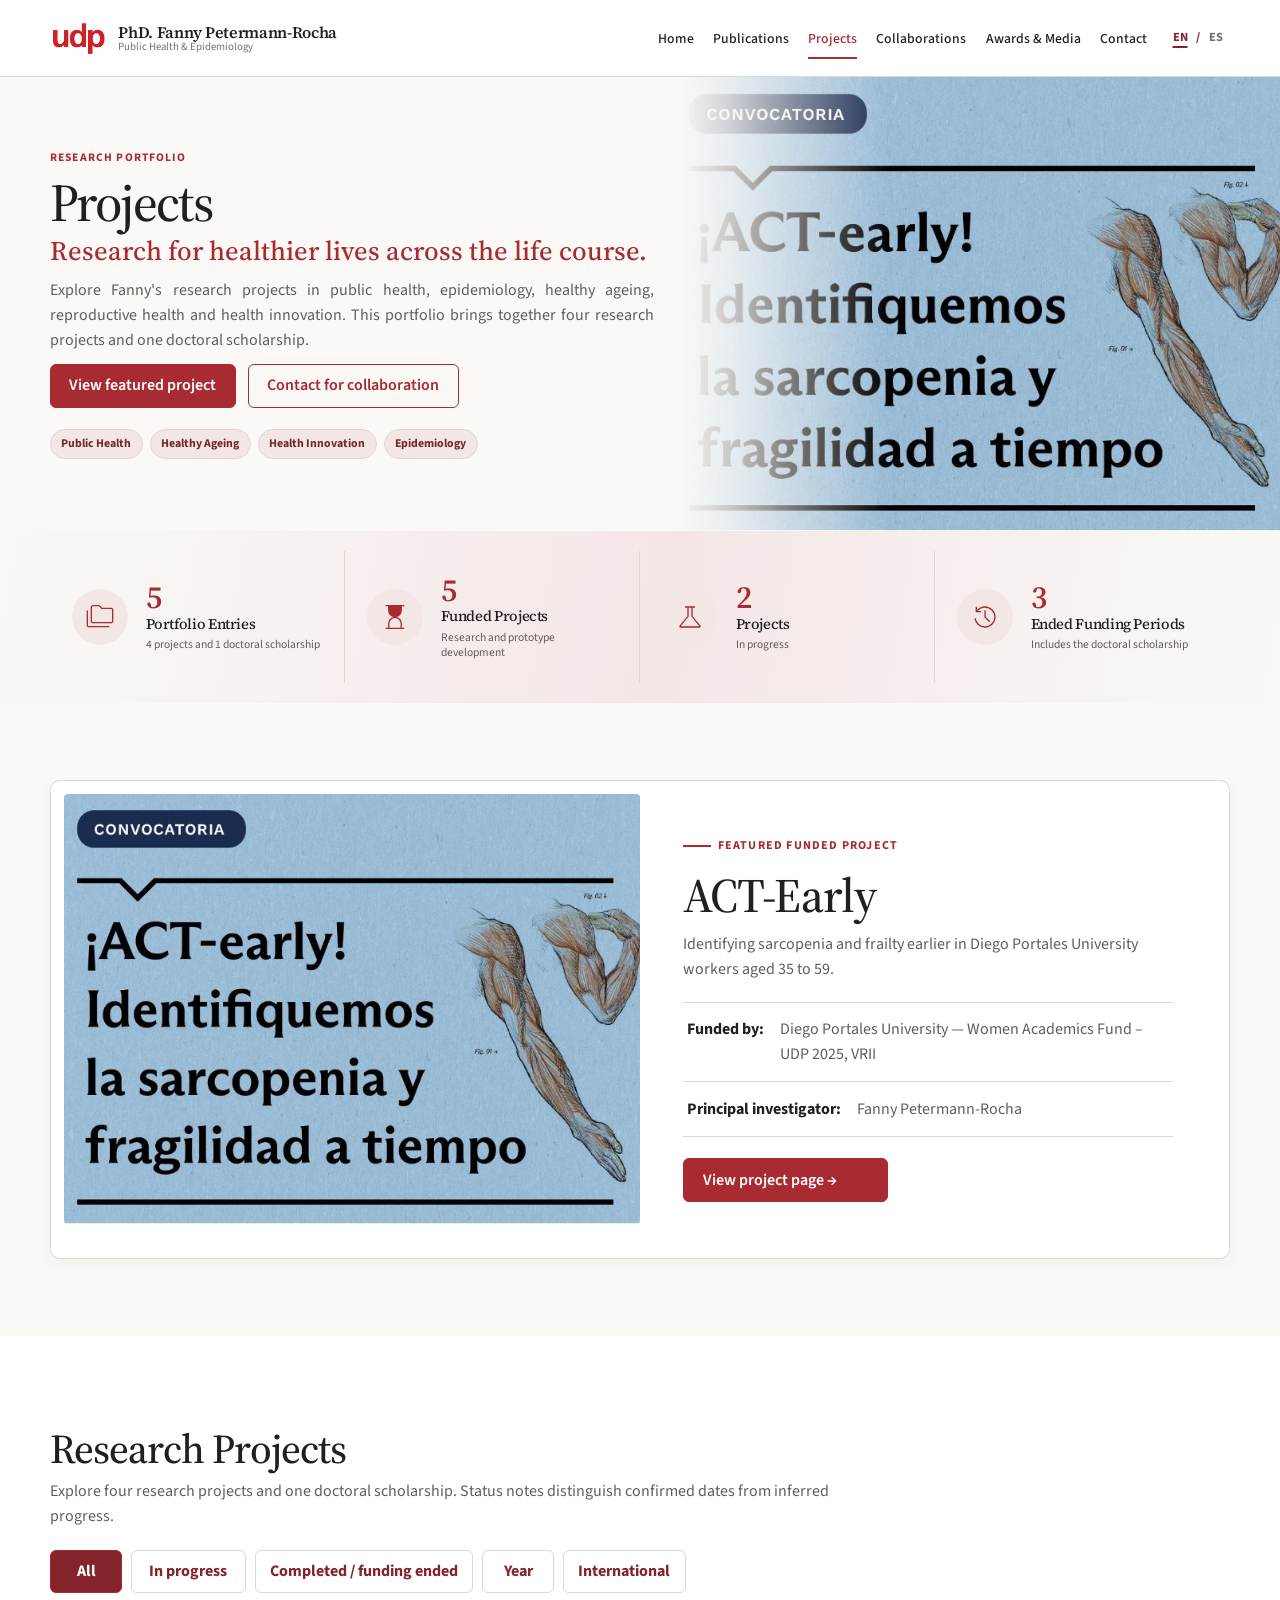
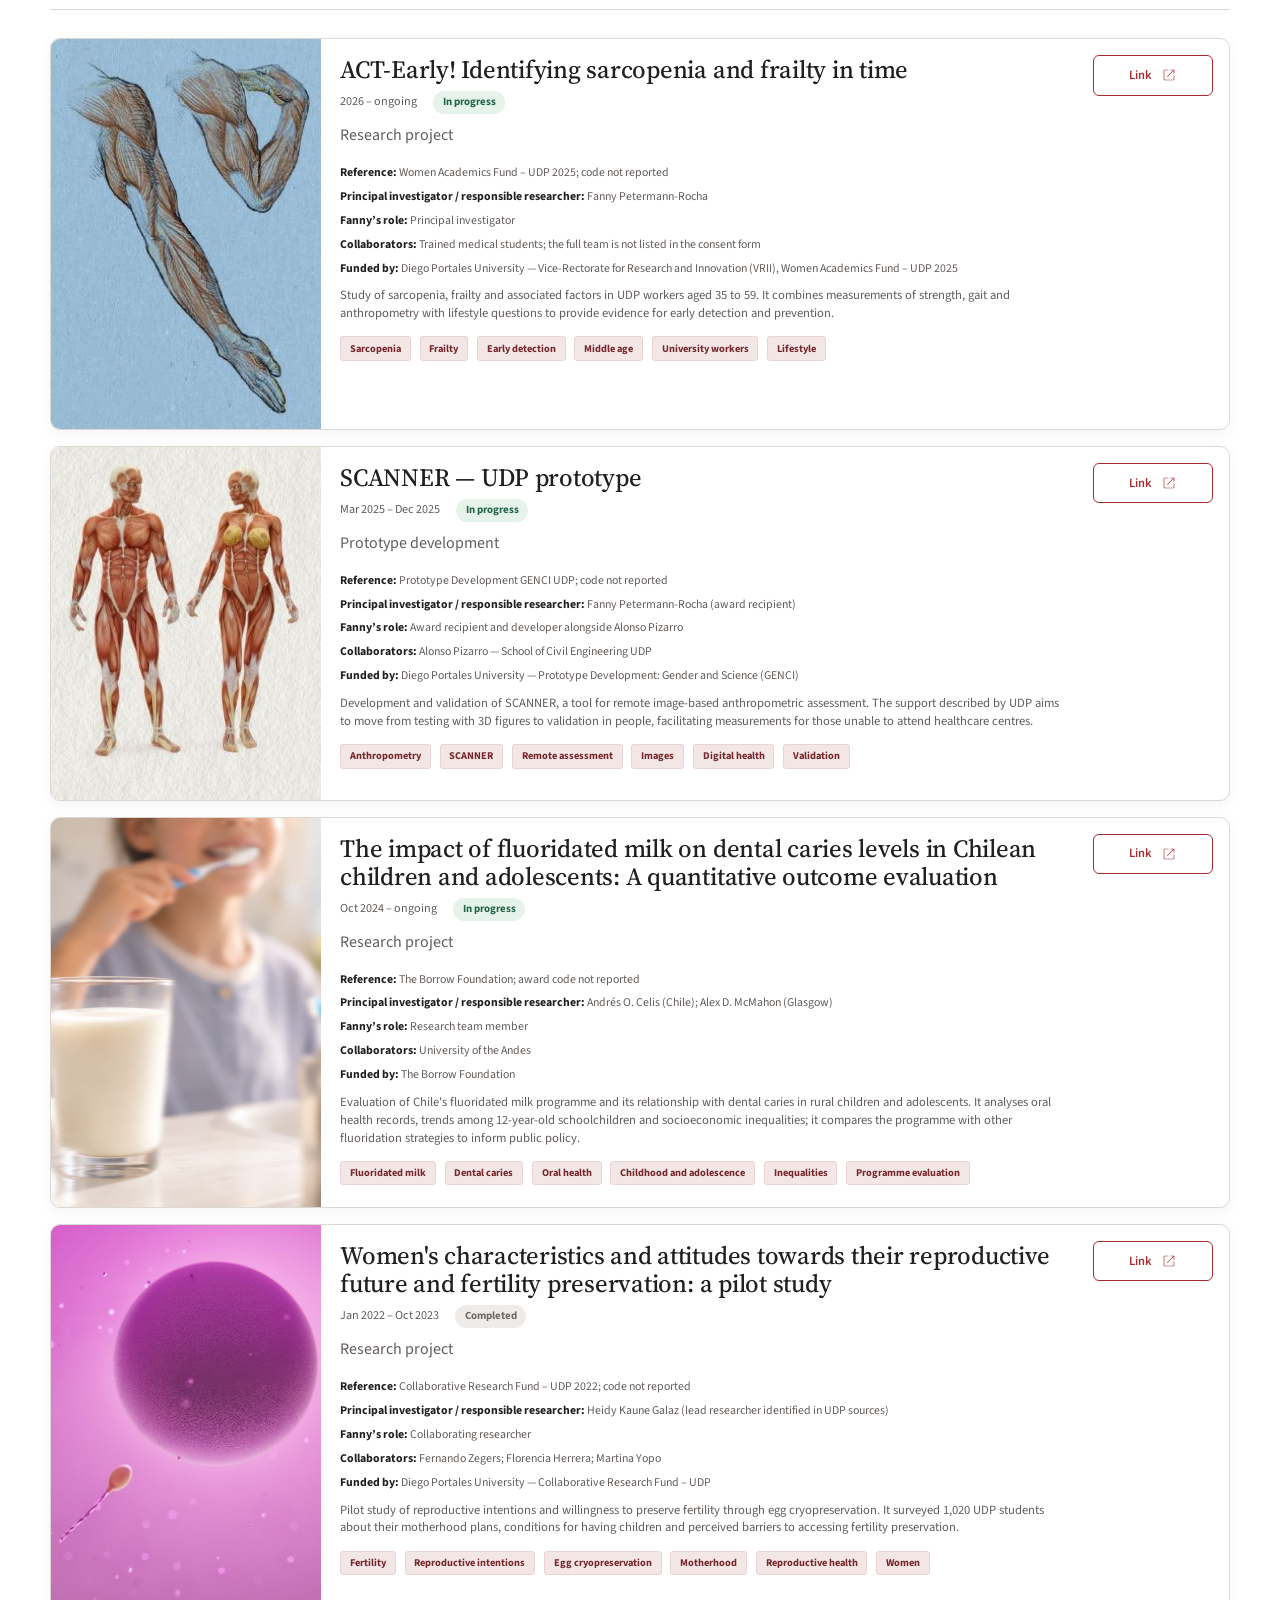
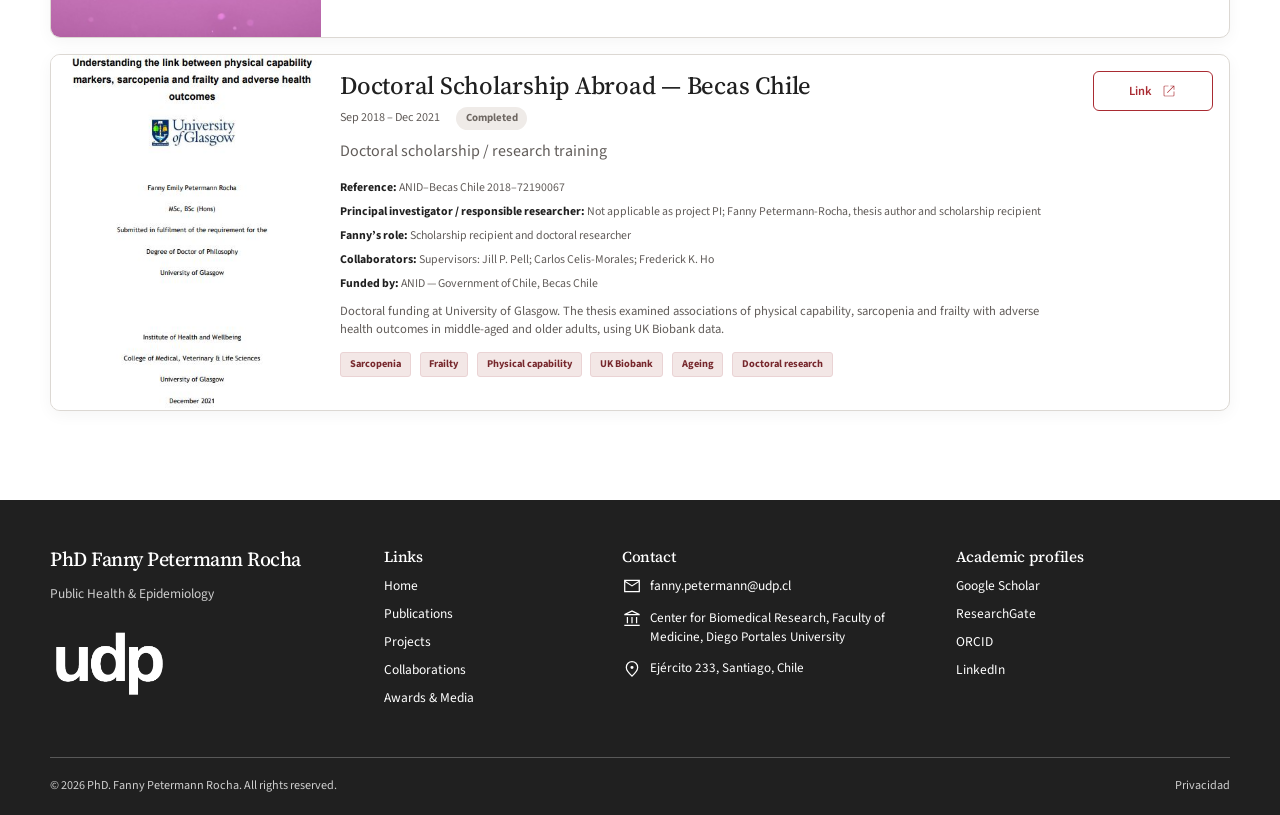
<file: proyectos.html>
<!doctype html>
<html lang="en">
  <head>
    <meta charset="utf-8">
    <meta name="viewport" content="width=device-width, initial-scale=1">
    <title>Redirecting | PhD Fanny Petermann-Rocha</title>
    <link rel="canonical" href="projects/">
    <script>
      const cleanTarget = "projects/";
      const localTarget = "projects/index.html";
      const target = (window.location.protocol === "file:" ? localTarget : cleanTarget)
        + window.location.search + window.location.hash;
      window.location.replace(target);
      document.addEventListener("DOMContentLoaded", () => {
        document.querySelector("a").setAttribute("href", target);
      });
    </script>
    <noscript><meta http-equiv="refresh" content="0; url=projects/index.html"></noscript>
    <link rel="icon" type="image/png" sizes="32x32" href="Imagenes/imagenes/favicon/favicon-32x32.png">
    <link rel="icon" type="image/png" sizes="48x48" href="Imagenes/imagenes/favicon/favicon-48x48.png">
    <link rel="icon" type="image/png" sizes="192x192" href="Imagenes/imagenes/favicon/favicon-192x192.png">
    <link rel="icon" type="image/png" sizes="512x512" href="Imagenes/imagenes/favicon/favicon-512x512.png">
    <link rel="apple-touch-icon" sizes="180x180" href="Imagenes/imagenes/favicon/apple-touch-icon.png">
    <meta name="theme-color" content="#A92B32">
  </head>
  <body>
    <p>Redirecting to <a href="projects/index.html">Projects</a>.</p>
  </body>
</html>
</file>
<file: assets/css/styles.css>
@import url("https://fonts.googleapis.com/css2?family=Source+Sans+3:wght@400;500;600;700&family=Source+Serif+4:ital,wght@0,400;0,500;0,600;0,700;1,400&display=swap");

:root {
  /* TYPOGRAPHY */
  --font-heading: "Source Serif 4", Georgia, serif;
  --font-body: "Source Sans 3", Arial, sans-serif;

  /* BRAND */
  --color-primary: #a92b32;
  --color-primary-dark: #84242a;
  --color-primary-light: #f3e7e6;
  --color-primary-soft: #f3e7e6;

  /* TEXT */
  --color-ink: #202020;
  --color-paragraph: #625d5a;
  --color-muted: #857b76;
  /* Small text needs a darker taupe to meet AA on white and ivory. */
  --color-muted-readable: #796f6a;

  /* SURFACES */
  --color-background: #faf9f6;
  --color-surface: #ffffff;
  --color-surface-soft: #f5f2ef;

  /* BORDERS */
  --color-line: #dcd8d3;
  --color-line-strong: #c9c3bd;
  --color-white: #ffffff;

  /* SEMANTIC */
  --color-success: #278a56;
  --color-success-soft: #e5f3ea;
  --color-success-text: #256448;
  --color-status-neutral: #6f6863;
  --color-status-neutral-soft: #efebe8;
  --color-tag-text: #76272c;
  --color-tag-line: #ead3d4;
  --color-card-hover: #d4a8aa;

  /* ACCESSIBILITY */
  --color-focus: #a92b32;
  --focus-ring: rgba(169, 43, 50, 0.25);

  /* LAYOUT */
  --container: 1180px;
  --radius-sm: 6px;
  --radius-md: 10px;
  --radius-lg: 16px;

  /* SHADOWS */
  --shadow: 0 10px 30px rgba(32, 32, 32, 0.07);
  --shadow-sm: 0 4px 16px rgba(32, 32, 32, 0.045);
  --transition: 180ms ease;
}

*,
*::before,
*::after {
  box-sizing: border-box;
}

html {
  scroll-behavior: smooth;
}

body {
  margin: 0;
  color: var(--color-ink);
  background: var(--color-background);
  font-family: var(--font-body);
  font-size: 16px;
  line-height: 1.55;
  -webkit-font-smoothing: antialiased;
}

body.menu-open {
  overflow: hidden;
}

img {
  display: block;
  max-width: 100%;
}

a {
  color: var(--color-primary);
  text-decoration: none;
}

p {
  margin: 0 0 1rem;
  color: var(--color-paragraph);
}

h1,
h2,
h3,
h4,
h5,
h6,
.brand,
.stat-value {
  margin: 0 0 0.65em;
  color: var(--color-ink);
  font-family: var(--font-heading);
  font-weight: 600;
  line-height: 1.15;
}

h1 {
  font-size: clamp(2.6rem, 5vw, 4.8rem);
  letter-spacing: -0.035em;
  font-weight: 500;
}

h2 {
  font-size: clamp(1.9rem, 3.2vw, 2.85rem);
  letter-spacing: -0.025em;
  font-weight: 500;
}

h3 {
  font-size: clamp(1.16rem, 2vw, 1.45rem);
  font-weight: 500;
  letter-spacing: -0.01em;
}

button,
input,
select,
textarea {
  font: inherit;
}

button {
  cursor: pointer;
}

:focus-visible {
  outline: 3px solid var(--color-focus);
  outline-offset: 3px;
}

.skip-link {
  position: fixed;
  top: 10px;
  left: 10px;
  z-index: 1000;
  padding: 0.7rem 1rem;
  border-radius: var(--radius-sm);
  color: var(--color-white);
  background: var(--color-primary-dark);
  transform: translateY(-150%);
}

.skip-link:focus {
  transform: translateY(0);
}

.container {
  width: min(calc(100% - 2rem), var(--container));
  margin-inline: auto;
}

.section {
  padding: clamp(3.5rem, 7vw, 6.5rem) 0;
}

.section-sm {
  padding: 2.5rem 0;
}

.section-soft {
  background: var(--color-surface);
}

.section-blue {
  background: linear-gradient(
    135deg,
    var(--color-background),
    var(--color-background)
  );
}

.section-heading {
  max-width: 760px;
  margin-bottom: 2rem;
}

.section-heading.center {
  margin-inline: auto;
  text-align: center;
}

.eyebrow {
  display: inline-flex;
  align-items: center;
  gap: 0.4rem;
  margin-bottom: 0.8rem;
  color: var(--color-primary);
  font-size: 0.75rem;
  font-weight: 700;
  letter-spacing: 0.1em;
  text-transform: uppercase;
}

.eyebrow::before {
  width: 28px;
  height: 2px;
  content: "";
  background: var(--color-primary);
}

.lead {
  max-width: 680px;
  color: var(--color-paragraph);
  font-size: clamp(1.05rem, 2vw, 1.24rem);
}

.muted {
  color: var(--color-paragraph);
}

.small {
  font-size: 0.88rem;
}

.stack {
  display: flex;
  flex-wrap: wrap;
  gap: 0.75rem;
}

.align-center {
  align-items: center;
}

.mb-2 {
  margin-bottom: 2rem;
}

.btn {
  display: inline-flex;
  min-height: 44px;
  align-items: center;
  justify-content: center;
  gap: 0.55rem;
  padding: 0.7rem 1.15rem;
  border: 1px solid transparent;
  border-radius: var(--radius-sm);
  font-weight: 600;
  line-height: 1.2;
  transition:
    color var(--transition),
    background-color var(--transition),
    border-color var(--transition),
    transform var(--transition);
  font-family: var(--font-body);
}

.btn:hover {
  transform: translateY(-1px);
}

.btn-primary {
  border-color: var(--color-primary);
  color: var(--color-white);
  background: var(--color-primary);
}

.btn-primary:hover {
  border-color: var(--color-primary-dark);
  color: var(--color-white);
  background: var(--color-primary-dark);
}

.btn-secondary {
  border-color: var(--color-primary);
  color: var(--color-primary);
  background: transparent;
}

.btn-secondary:hover {
  border-color: var(--color-card-hover);
  color: var(--color-primary-dark);
  background: var(--color-primary-light);
}

.btn-tertiary {
  min-height: auto;
  padding: 0.25rem 0;
  border: 0;
  color: var(--color-primary);
  background: transparent;
}

.btn-tertiary:hover {
  color: var(--color-primary-dark);
  text-decoration: underline;
  text-underline-offset: 0.2em;
  transform: none;
}

.btn img,
.icon-sm {
  width: 20px;
  height: 20px;
}

.site-header {
  position: sticky;
  top: 0;
  z-index: 100;
  border-bottom: 1px solid var(--color-line);
  background: rgba(255, 255, 255, 0.96);
  backdrop-filter: blur(12px);
}

.header-inner {
  display: flex;
  min-height: 76px;
  align-items: center;
  gap: 1.5rem;
}

.brand {
  display: flex;
  align-items: center;
  gap: 0.65rem;
  flex: 0 0 auto;
  margin: 0;
  font-size: 1rem;
  letter-spacing: -0.02em;
}

.brand-logo {
  width: 58px;
  height: 34px;
  flex: 0 0 auto;
  object-fit: contain;
}

.brand-copy {
  display: block;
}

.brand .brand-subtitle {
  display: block;
  color: var(--color-muted-readable);
  font-family: var(--font-body);
  font-size: 0.68rem;
  font-weight: 400;
  letter-spacing: 0;
}

.main-nav {
  display: flex;
  flex: 1;
  align-items: center;
  justify-content: flex-end;
  gap: clamp(0.65rem, 1.5vw, 1.35rem);
}

.main-nav > a:not(.btn) {
  position: relative;
  padding: 1.65rem 0 1.45rem;
  color: var(--color-ink);
  font-size: 0.86rem;
  white-space: nowrap;
  font-weight: 500;
}

.main-nav > .btn {
  min-height: 40px;
  padding: 0.55rem 0.95rem;
  font-size: 0.86rem;
}

.main-nav > a:not(.btn)::after,
.nav-dropdown-toggle::after {
  position: absolute;
  right: 0;
  bottom: 14px;
  left: 0;
  height: 2px;
  content: "";
  background: var(--color-primary);
  transform: scaleX(0);
  transition: transform var(--transition);
}

.main-nav > a:hover::after,
.main-nav > a[aria-current="page"]::after,
.nav-dropdown-toggle:hover::after,
.nav-dropdown-toggle.is-current::after,
.nav-dropdown-toggle[aria-expanded="true"]::after {
  transform: scaleX(1);
}

.nav-dropdown {
  position: relative;
  display: flex;
  align-self: stretch;
  align-items: center;
}

.nav-dropdown-toggle {
  position: relative;
  display: inline-flex;
  height: 100%;
  align-items: center;
  gap: 0;
  padding: 1.65rem 0 1.45rem;
  border: 0;
  color: var(--color-ink);
  background: transparent;
  font-size: 0.86rem;
  line-height: 1;
  white-space: nowrap;
  font-weight: 500;
}

.nav-dropdown-toggle:hover,
.nav-dropdown-toggle[aria-expanded="true"] {
  color: var(--color-primary);
}

.main-nav > a:not(.btn):hover,
.main-nav > a:not(.btn)[aria-current="page"],
.nav-dropdown-toggle.is-current {
  color: var(--color-primary);
}

.nav-dropdown-chevron {
  display: none;
}

.nav-dropdown-menu {
  position: absolute;
  top: calc(100% - 10px);
  left: -0.85rem;
  z-index: 120;
  display: grid;
  min-width: 215px;
  gap: 0.2rem;
  padding: 0.45rem;
  border: 1px solid var(--color-line);
  border-radius: var(--radius-md);
  opacity: 0;
  visibility: hidden;
  background: var(--color-surface);
  box-shadow: var(--shadow);
  pointer-events: none;
  transform: translateY(-6px);
  transition:
    opacity var(--transition),
    visibility var(--transition),
    transform var(--transition);
}

.nav-dropdown.is-open .nav-dropdown-menu {
  opacity: 1;
  visibility: visible;
  pointer-events: auto;
  transform: translateY(0);
}

@media (min-width: 1051px) {
  .nav-dropdown:hover .nav-dropdown-menu,
  .nav-dropdown:focus-within .nav-dropdown-menu {
    opacity: 1;
    visibility: visible;
    pointer-events: auto;
    transform: translateY(0);
  }

  .nav-dropdown:hover .nav-dropdown-toggle::after,
  .nav-dropdown:focus-within .nav-dropdown-toggle::after {
    transform: scaleX(1);
  }
}

.nav-dropdown-menu a {
  padding: 0.7rem 0.8rem;
  border-radius: var(--radius-sm);
  color: var(--color-ink);
  font-size: 0.84rem;
  white-space: nowrap;
  font-weight: 500;
}

.nav-dropdown-menu a:hover,
.nav-dropdown-menu a[aria-current="page"] {
  color: var(--color-primary-dark);
  background: var(--color-primary-light);
}

.language {
  color: var(--color-primary-dark);
  font-size: 0.78rem;
  font-weight: 700;
  white-space: nowrap;
}

/* Keep EN / ES in the existing header; only the active language is emphasised. */
.language-switcher {
  display: inline-flex;
  align-items: center;
  gap: 2px;
}
.language-switcher button {
  min-width: 28px;
  min-height: 44px;
  padding: 2px;
  border: 0;
  background: transparent;
  color: inherit;
  font: inherit;
  cursor: pointer;
}
.language-switcher button[aria-pressed="true"] {
  text-decoration: underline;
  text-underline-offset: 5px;
  text-decoration-thickness: 2px;
}
.language-switcher button[aria-pressed="false"] {
  color: var(--color-muted-readable);
}
.language-switcher button[aria-pressed="false"]:hover {
  color: var(--color-primary);
}
.language-switcher button:focus-visible {
  outline: 2px solid currentColor;
  outline-offset: 2px;
  border-radius: 3px;
}

.menu-toggle {
  display: none;
  width: 46px;
  height: 46px;
  align-items: center;
  justify-content: center;
  border: 1px solid var(--color-line);
  border-radius: var(--radius-sm);
  color: var(--color-primary-dark);
  background: var(--color-surface);
}

.menu-toggle span,
.menu-toggle span::before,
.menu-toggle span::after {
  display: block;
  width: 22px;
  height: 2px;
  content: "";
  background: currentColor;
}

.menu-toggle span {
  position: relative;
}

.menu-toggle span::before {
  position: absolute;
  top: -7px;
}

.menu-toggle span::after {
  position: absolute;
  top: 7px;
}

.hero {
  overflow: hidden;
  background: var(--color-background);
}

.hero-grid {
  display: grid;
  min-height: 530px;
  grid-template-columns: 1.06fr 0.94fr;
  align-items: stretch;
}

.hero-copy {
  display: flex;
  max-width: 670px;
  flex-direction: column;
  align-items: flex-start;
  justify-content: center;
  padding: clamp(4rem, 8vw, 7.5rem) clamp(1rem, 5vw, 4rem)
    clamp(4rem, 8vw, 7rem) max(1rem, calc((100vw - var(--container)) / 2));
}

.hero-copy h1 {
  max-width: 760px;
}

.hero-image {
  min-height: 460px;
  background: var(--color-background);
}

.hero-image img {
  width: 100%;
  height: 100%;
  object-fit: cover;
}

.hero-image.fade {
  position: relative;
}

.hero-image.fade::before {
  position: absolute;
  z-index: 1;
  inset: 0 auto 0 0;
  width: 24%;
  content: "";
  background: linear-gradient(
    90deg,
    var(--color-background) 0%,
    rgba(250, 249, 246, 0.82) 35%,
    transparent 100%
  );
}

.hero-compact .hero-grid {
  min-height: 400px;
}

.hero-compact .hero-copy {
  padding-block: 4.5rem;
}

.hero-compact .hero-image {
  min-height: 400px;
}

.hero-tags,
.tag-list {
  display: flex;
  flex-wrap: wrap;
  gap: 0.45rem;
  margin: 0.5rem 0 1.5rem;
}

.tag {
  display: inline-flex;
  align-items: center;
  padding: 0.3rem 0.65rem;
  border: 1px solid var(--color-tag-line);
  border-radius: 999px;
  color: var(--color-tag-text);
  background: var(--color-primary-light);
  font-size: 0.74rem;
  font-weight: 700;
}

.stats {
  border-block: 1px solid var(--color-line);
  background: var(--color-surface-soft);
}

.stats-grid {
  display: grid;
  grid-template-columns: repeat(5, 1fr);
}

.stat {
  display: grid;
  min-height: 118px;
  place-items: center;
  align-content: center;
  padding: 1rem;
  border-right: 1px solid var(--color-line);
  text-align: center;
}

.stat:last-child {
  border-right: 0;
}

.stat img {
  width: 34px;
  height: 34px;
  margin-bottom: 0.35rem;
}

.stat-value {
  margin: 0;
  font-size: 1.8rem;
  color: var(--color-primary);
  font-weight: 600;
}

.stat-label {
  color: var(--color-primary);
  font-size: 0.78rem;
}

.stats-home .stat {
  min-height: 86px;
  grid-template-columns: 42px auto;
  grid-template-rows: auto auto;
  place-items: start;
  align-content: center;
  column-gap: 0.75rem;
  padding: 0.85rem 1.15rem;
  text-align: left;
}

.stats-home .stat img,
.stats-home .stat-icon {
  width: 38px;
  height: 38px;
  grid-row: 1 / 3;
  align-self: center;
  margin: 0;
}

.stats-home .stat-value {
  align-self: end;
  font-size: 1.45rem;
  line-height: 1;
}

.stats-home .stat-label {
  align-self: start;
  line-height: 1.2;
}

.stat-quote {
  color: var(--color-primary);
  font-family: var(--font-heading);
  font-size: 3.4rem;
  font-weight: 600;
  line-height: 1;
}

.activity-grid {
  gap: 1rem;
}

.activity-card {
  display: flex;
  min-height: 100%;
  flex-direction: column;
}

.activity-card .card-media {
  height: 180px;
  border-bottom: 1px solid var(--color-line);
}

.activity-card .card-body {
  display: flex;
  flex: 1;
  align-items: flex-start;
  flex-direction: column;
  padding: 1rem 1.1rem;
}

.activity-card .card-body h3 {
  margin-bottom: 0.35rem;
}

.activity-card .card-body p {
  margin-bottom: 1rem;
  font-size: 0.9rem;
}

.activity-card .btn {
  min-height: 38px;
  margin-top: auto;
  padding: 0.55rem 0.9rem;
  font-size: 0.82rem;
}

.grid-2,
.grid-3,
.grid-4,
.grid-auto {
  display: grid;
  gap: 1.25rem;
}

.grid-2 {
  grid-template-columns: repeat(2, minmax(0, 1fr));
}

.grid-3 {
  grid-template-columns: repeat(3, minmax(0, 1fr));
}

.grid-4 {
  grid-template-columns: repeat(4, minmax(0, 1fr));
}

.grid-auto {
  grid-template-columns: repeat(auto-fit, minmax(230px, 1fr));
}

.card {
  overflow: hidden;
  border: 1px solid var(--color-line);
  border-radius: var(--radius-md);
  background: var(--color-surface);
  box-shadow: var(--shadow-sm);
}

.card:hover,
.network-person-card:hover,
.student-profile-card:hover,
.research-project-card:hover,
.research-publication-card:hover,
.projects-featured-card:hover,
.list-card:hover {
  border-color: var(--color-card-hover);
  box-shadow: var(--shadow);
  transform: translateY(-2px);
}

.card-media {
  width: 100%;
  height: 210px;
  object-fit: cover;
}

.card-body {
  padding: 1.25rem;
}

.card-body h3 {
  margin-bottom: 0.45rem;
}

.card-body p:last-child {
  margin-bottom: 0;
}

.icon-box {
  display: grid;
  width: 48px;
  height: 48px;
  flex: 0 0 auto;
  place-items: center;
  border-radius: 50%;
  background: var(--color-primary-light);
}

.icon-box img {
  width: 26px;
  height: 26px;
}

/* Legacy UI icons only; project-specific graphics and external logos retain their colors. */
img[src*="_033066_"]:not([src*="pagina proyecto especifico"]) {
  filter: grayscale(1) brightness(0.55);
}

.icon-box.dark {
  color: var(--color-white);
  background: var(--color-primary-dark);
}

.icon-box.dark img {
  filter: none;
}

.icon-title {
  display: flex;
  align-items: center;
  gap: 0.7rem;
}

.icon-title > img {
  width: 28px;
  height: 28px;
  flex: 0 0 auto;
}

.detail-grid {
  display: grid;
  gap: 1rem;
  margin-top: 1rem;
  padding-top: 1rem;
  border-top: 1px solid var(--color-line);
  grid-template-columns: repeat(3, 1fr);
}

.detail-block h4 {
  margin-bottom: 0.35rem;
  font-size: 0.88rem;
}

.detail-block p,
.detail-block li {
  font-size: 0.82rem;
}

.profile-links {
  display: flex;
  flex-wrap: wrap;
  gap: 0.6rem;
}

.profile-link {
  display: inline-flex;
  align-items: center;
  gap: 0.45rem;
  color: var(--color-primary);
  font-size: 0.85rem;
  font-weight: 700;
}

.profile-link img {
  width: 20px;
  height: 20px;
}

.feature-card {
  display: flex;
  gap: 1rem;
  padding: 1.25rem;
}

.featured-project {
  display: grid;
  gap: 2rem;
  padding: clamp(1.5rem, 4vw, 3rem);
  border: 1px solid var(--color-line);
  border-radius: var(--radius-lg);
  background: linear-gradient(
    135deg,
    var(--color-surface-soft),
    var(--color-surface-soft)
  );
  grid-template-columns: 1.2fr 0.8fr;
  align-items: center;
}

.objective-list {
  display: grid;
  gap: 0.65rem;
}

.objective {
  display: flex;
  align-items: flex-start;
  gap: 0.75rem;
  padding: 0.8rem;
  border-radius: var(--radius-md);
  background: rgba(255, 255, 255, 0.85);
}

.objective strong {
  display: block;
  color: var(--color-ink);
}

.home-featured-section {
  padding-block: clamp(2.5rem, 5vw, 4.5rem);
  background: var(--color-surface);
}

.home-featured-project {
  gap: clamp(1.5rem, 3vw, 2.75rem);
  padding: clamp(1.35rem, 2.1vw, 1.75rem);
  border: 0;
  border-radius: 14px;
  background: linear-gradient(
    115deg,
    var(--color-surface-soft) 0%,
    var(--color-surface-soft) 100%
  );
  box-shadow: 0 10px 30px rgba(32, 32, 32, 0.04);
  grid-template-columns: minmax(0, 1.12fr) minmax(390px, 0.88fr);
}

.featured-project-main {
  display: grid;
  min-width: 0;
  align-items: center;
  gap: clamp(1.25rem, 2.4vw, 2rem);
  grid-template-columns: 108px minmax(0, 1fr);
}

.project-emblem {
  position: relative;
  display: grid;
  width: 98px;
  height: 98px;
  place-items: center;
  border: 3px solid var(--color-primary);
  border-radius: 50%;
  color: var(--color-primary);
}

.project-emblem::after {
  position: absolute;
  right: 11px;
  bottom: 29px;
  left: 11px;
  height: 2px;
  content: "";
  background: var(--color-primary);
}

.project-emblem-structure {
  width: 55px;
  height: 55px;
  margin-top: -18px;
}

.project-emblem-waves {
  position: absolute;
  bottom: 10px;
  width: 54px;
  height: 28px;
}

.featured-project-copy h2 {
  margin-bottom: 0.42em;
  font-size: clamp(2rem, 3vw, 2.75rem);
  letter-spacing: -0.045em;
  text-transform: uppercase;
}

.featured-project-copy p {
  max-width: 610px;
  margin-bottom: 0.6rem;
  color: var(--color-paragraph);
  font-size: 0.93rem;
}

.project-kicker,
.project-objectives-title {
  display: block;
  margin-bottom: 0.65rem;
  color: var(--color-primary);
  font-family: var(--font-body);
  font-size: 0.76rem;
  font-weight: 700;
  letter-spacing: 0.08em;
  text-transform: uppercase;
}

.project-link {
  gap: 0.75rem;
  font-size: 0.88rem;
}

.project-link span:not(.i18n-text) {
  font-size: 1.35rem;
  line-height: 1;
}

.project-objectives {
  min-width: 0;
  padding-left: clamp(1.5rem, 3vw, 2.75rem);
  border-left: 1px solid var(--color-line);
}

.home-featured-project .objective-list {
  gap: 0.48rem;
}

.home-featured-project .objective {
  min-height: 52px;
  align-items: center;
  gap: 0.9rem;
  padding: 0.38rem 0.75rem;
  border-radius: 999px;
  background: rgba(255, 255, 255, 0.94);
}

.home-featured-project .objective .icon-box {
  width: 42px;
  height: 42px;
  background: var(--color-primary-light);
}

.home-featured-project .objective .icon-box img {
  width: 25px;
  height: 25px;
}

.home-featured-project .objective p {
  margin: 0;
  color: var(--color-paragraph);
  font-size: 0.82rem;
  line-height: 1.35;
}

.projects-hero-actions {
  margin-bottom: 0;
}

.projects-hero .hero-tags {
  margin-top: 1.35rem;
  margin-bottom: 0;
}

.projects-metrics-section {
  padding: 2.1rem 0;
  background: var(--color-surface);
}

.projects-metrics-grid {
  display: grid;
  overflow: hidden;
  border: 1px solid var(--color-line);
  border-radius: var(--radius-lg);
  background: var(--color-surface-soft);
  grid-template-columns: repeat(4, minmax(0, 1fr));
}

.projects-metric {
  display: grid;
  min-height: 132px;
  align-items: center;
  gap: 1rem;
  padding: 1.15rem 1.35rem;
  border-right: 1px solid var(--color-line);
  grid-template-columns: 58px minmax(0, 1fr);
}

.projects-metric:last-child {
  border-right: 0;
}

.projects-metric-icon {
  display: grid;
  width: 56px;
  height: 56px;
  place-items: center;
  border-radius: 50%;
  background: var(--color-primary-light);
}

.projects-metric-icon img {
  width: 32px;
  height: 32px;
}

.projects-metric-value {
  display: block;
  margin-bottom: 0.15rem;
  color: var(--color-primary);
  font-family: var(--font-heading);
  font-size: 2rem;
  font-weight: 600;
  line-height: 1;
}

.projects-metric h2 {
  margin-bottom: 0.3rem;
  font-size: 0.92rem;
}

.projects-metric p {
  margin: 0;
  font-size: 0.72rem;
  line-height: 1.35;
}

.projects-featured-section {
  padding-block: clamp(3.5rem, 6vw, 5.25rem);
}

.projects-featured-card {
  display: grid;
  overflow: hidden;
  padding: 0.8rem;
  border: 1px solid var(--color-line);
  border-radius: var(--radius-md);
  background: var(--color-surface);
  box-shadow: var(--shadow-sm);
  grid-template-columns: minmax(0, 1fr) minmax(0, 1fr);
}

.projects-featured-image {
  width: 100%;
  height: 430px;
  border-radius: 4px;
  object-fit: cover;
}

.projects-featured-content {
  display: flex;
  padding: clamp(1.6rem, 3.5vw, 2.7rem);
  flex-direction: column;
  justify-content: center;
}

.projects-featured-content h2 {
  margin-bottom: 0.55rem;
  font-size: clamp(2rem, 3.8vw, 3rem);
}

.projects-featured-content .lead {
  margin-bottom: 1.25rem;
  color: var(--color-paragraph);
  font-size: 1rem;
}

.projects-featured-facts {
  display: grid;
  margin-bottom: 1.35rem;
  border-top: 1px solid var(--color-line);
}

.projects-featured-facts > div {
  display: grid;
  align-items: center;
  gap: 0.7rem;
  padding: 0.9rem 0.25rem;
  border-bottom: 1px solid var(--color-line);
  color: var(--color-paragraph);
  grid-template-columns: 32px 118px minmax(0, 1fr);
}

.projects-featured-facts strong {
  color: var(--color-ink);
}

.featured-fact-icon,
.featured-fact-icon img {
  width: 26px;
  height: 26px;
}

.projects-featured-link {
  align-self: flex-start;
  min-width: 205px;
  justify-content: space-between;
}

.projects-research-section {
  background: var(--color-surface);
}

.projects-research-heading {
  max-width: 800px;
  margin-bottom: 1.35rem;
}

.projects-research-heading h2 {
  margin-bottom: 0.4rem;
}

.projects-research-heading p {
  margin: 0;
}

.projects-filters {
  padding-bottom: 1rem;
  border-bottom: 1px solid var(--color-line);
}

.projects-filters .filter-btn {
  min-width: 115px;
  background: var(--color-surface);
}

.projects-filters .filter-btn:first-child {
  min-width: 72px;
}

.projects-filters .filter-btn:hover,
.projects-filters .filter-btn.is-active {
  background: var(--color-primary-dark);
}

.research-project-list {
  gap: 0.85rem;
}

.research-project-card {
  display: grid;
  overflow: hidden;
  min-height: 230px;
  border: 1px solid var(--color-line);
  border-radius: var(--radius-md);
  background: var(--color-surface);
  box-shadow: var(--shadow-sm);
  grid-template-columns: 270px minmax(0, 1fr) 145px;
}

.research-project-card[hidden] {
  display: none;
}

.research-project-image {
  width: 100%;
  height: 100%;
  min-height: 230px;
  object-fit: cover;
}

.research-project-content {
  min-width: 0;
  padding: 1rem 1.2rem;
}

.research-project-content h3 {
  margin-bottom: 0.45rem;
  font-size: clamp(1.25rem, 2vw, 1.55rem);
}

.research-project-meta {
  display: flex;
  align-items: center;
  flex-wrap: wrap;
  gap: 0.55rem 1rem;
  margin-bottom: 0.55rem;
  color: var(--color-paragraph);
  font-size: 0.76rem;
}

.research-project-meta > span:first-child {
  display: inline-flex;
  align-items: center;
  gap: 0.4rem;
}

.research-project-meta img,
.research-project-detail img {
  width: 17px;
  height: 17px;
  flex: 0 0 auto;
}

.project-status {
  display: inline-flex;
  padding: 0.2rem 0.6rem;
  border-radius: 999px;
  font-size: 0.68rem;
  font-weight: 700;
}

.project-status.is-progress {
  color: var(--color-success-text);
  background: var(--color-success-soft);
}

.project-status.is-completed {
  color: var(--color-status-neutral);
  background: var(--color-status-neutral-soft);
}

.research-project-detail {
  display: flex;
  align-items: flex-start;
  gap: 0.45rem;
  margin-bottom: 0.35rem;
  color: var(--color-paragraph);
  font-size: 0.74rem;
}

.research-project-detail strong {
  color: var(--color-ink);
}

.research-project-summary {
  margin: 0.6rem 0;
  color: var(--color-paragraph);
  font-size: 0.79rem;
  line-height: 1.4;
}

.research-project-content .tag-list {
  gap: 0.55rem;
  margin: 0.85rem 0 0.35rem;
}

.research-project-content .tag {
  padding: 0.2rem 0.55rem;
  border-radius: 3px;
  font-size: 0.65rem;
}

.research-project-action {
  display: flex;
  align-items: flex-start;
  justify-content: flex-end;
  padding: 1rem;
}

.research-project-action .btn {
  min-width: 120px;
  min-height: 40px;
  font-size: 0.78rem;
}

.research-project-action .btn.is-disabled {
  border-color: var(--color-line);
  background: var(--color-surface-soft);
  color: var(--color-primary);
  cursor: not-allowed;
  pointer-events: none;
}

.research-project-action .btn img {
  width: 16px;
  height: 16px;
}

.filters {
  display: flex;
  flex-wrap: wrap;
  gap: 0.55rem;
  margin-bottom: 1.75rem;
}

.filter-btn {
  min-width: 82px;
  min-height: 38px;
  padding: 0.5rem 0.9rem;
  border: 1px solid var(--color-line);
  border-radius: var(--radius-sm);
  color: var(--color-primary-dark);
  background: var(--color-surface);
  font-weight: 700;
}

.filter-btn:hover,
.filter-btn.is-active {
  border-color: var(--color-primary);
  color: var(--color-white);
  background: var(--color-primary);
}

.project-list,
.publication-list {
  display: grid;
  gap: 1rem;
}

.list-card {
  display: grid;
  overflow: hidden;
  border: 1px solid var(--color-line);
  border-radius: var(--radius-md);
  background: var(--color-surface);
  box-shadow: var(--shadow-sm);
  grid-template-columns: 270px 1fr auto;
  align-items: stretch;
}

.list-card[hidden] {
  display: none;
}

.list-card > img {
  width: 100%;
  height: 100%;
  min-height: 210px;
  object-fit: cover;
}

.list-content {
  padding: 1.25rem;
}

.list-actions {
  display: flex;
  min-width: 150px;
  align-items: flex-start;
  justify-content: flex-end;
  padding: 1.25rem;
}

.meta {
  display: flex;
  flex-wrap: wrap;
  gap: 0.45rem 1rem;
  margin-bottom: 0.65rem;
  color: var(--color-paragraph);
  font-size: 0.82rem;
}

.meta strong {
  color: var(--color-ink);
}

.pagination {
  display: flex;
  justify-content: center;
  gap: 0.5rem;
  margin-top: 2rem;
}

.pagination a,
.pagination button {
  display: grid;
  width: 42px;
  height: 42px;
  place-items: center;
  border: 1px solid var(--color-line);
  border-radius: var(--radius-sm);
  color: var(--color-primary-dark);
  background: var(--color-surface);
  font: inherit;
  cursor: pointer;
}

.pagination a:hover,
.pagination a[aria-current="page"],
.pagination button:hover:not(:disabled),
.pagination button[aria-current="page"] {
  border-color: var(--color-primary);
  color: var(--color-white);
  background: var(--color-primary);
}

.pagination button:disabled {
  cursor: not-allowed;
  opacity: 0.42;
}

.facts-panel,
.info-panel {
  padding: 1.5rem;
  border: 1px solid var(--color-line);
  border-radius: var(--radius-md);
  background: var(--color-surface-soft);
}

.facts {
  display: grid;
  gap: 0.7rem;
  margin: 0;
}

.facts div {
  display: grid;
  padding-bottom: 0.7rem;
  border-bottom: 1px solid var(--color-line);
  grid-template-columns: minmax(100px, 0.7fr) 1.3fr;
}

.facts div:last-child {
  padding-bottom: 0;
  border-bottom: 0;
}

.facts dt {
  color: var(--color-ink);
  font-weight: 700;
}

.facts dd {
  margin: 0;
  color: var(--color-paragraph);
}

.visual-panel {
  overflow: hidden;
  border: 1px solid var(--color-line);
  border-radius: var(--radius-md);
  background: var(--color-surface);
}

.visual-panel img {
  width: 100%;
  height: 430px;
  object-fit: cover;
}

.steps {
  display: grid;
  grid-template-columns: repeat(5, 1fr);
}

.step {
  position: relative;
  padding: 0 1rem;
  text-align: center;
}

.step:not(:last-child)::after {
  position: absolute;
  top: 23px;
  right: -50%;
  z-index: 0;
  width: 100%;
  height: 1px;
  content: "";
  background: var(--color-line-strong);
}

.step-number {
  position: relative;
  z-index: 1;
  display: grid;
  width: 46px;
  height: 46px;
  margin: 0 auto 0.8rem;
  place-items: center;
  border-radius: 50%;
  color: var(--color-white);
  background: var(--color-primary-dark);
  font-family: var(--font-heading);
  font-weight: 700;
}

.step p {
  font-size: 0.84rem;
}

.accordion {
  display: grid;
  gap: 0.75rem;
}

.accordion-item {
  overflow: hidden;
  border: 1px solid var(--color-line);
  border-radius: var(--radius-md);
  background: var(--color-surface);
}

.accordion-trigger {
  display: flex;
  width: 100%;
  align-items: center;
  justify-content: space-between;
  gap: 1rem;
  padding: 1rem 1.2rem;
  border: 0;
  color: var(--color-primary-dark);
  background: var(--color-surface);
  font-family: var(--font-body);
  font-weight: 600;
  text-align: left;
}

.accordion-trigger:hover {
  background: var(--color-surface-soft);
}

.accordion-trigger::after {
  content: "+";
  font-size: 1.4rem;
}

.accordion-trigger[aria-expanded="true"]::after {
  content: "−";
}

.accordion-panel {
  padding: 0 1.2rem 1.2rem;
}

.accordion-panel[hidden] {
  display: none;
}

.deliverable-table {
  width: 100%;
  border-collapse: collapse;
  font-size: 0.9rem;
}

.deliverable-table th,
.deliverable-table td {
  padding: 0.8rem;
  border-top: 1px solid var(--color-line);
  text-align: left;
}

.status {
  display: inline-flex;
  padding: 0.25rem 0.55rem;
  border-radius: 999px;
  color: var(--color-success-text);
  background: var(--color-success-soft);
  font-size: 0.75rem;
  font-weight: 700;
}

.person-card {
  padding: 1.25rem;
}

.person-head {
  display: flex;
  align-items: center;
  gap: 0.8rem;
  margin-bottom: 1rem;
}

.avatar {
  display: grid;
  width: 58px;
  height: 58px;
  flex: 0 0 auto;
  place-items: center;
  border: 2px solid var(--color-line);
  border-radius: 50%;
  color: var(--color-white);
  background: linear-gradient(
    145deg,
    var(--color-primary),
    var(--color-primary)
  );
  font-family: var(--font-heading);
  font-weight: 700;
}

.person-head h3 {
  margin: 0;
  font-size: 1rem;
}

.person-role {
  color: var(--color-primary);
  font-size: 0.78rem;
  font-weight: 700;
}

.institution-row {
  display: grid;
  gap: 1rem;
  grid-template-columns: repeat(6, 1fr);
}

.institution {
  display: grid;
  min-height: 108px;
  place-items: center;
  padding: 1rem;
  border: 1px solid var(--color-line);
  border-radius: var(--radius-md);
  color: var(--color-ink);
  background: var(--color-surface);
  font-size: 0.82rem;
  font-weight: 700;
  text-align: center;
}

.contact-grid {
  display: grid;
  gap: 1.5rem;
  grid-template-columns: minmax(0, 1.45fr) minmax(300px, 0.75fr);
  align-items: start;
}

.form-card {
  padding: clamp(1.3rem, 3vw, 2rem);
  border: 1px solid var(--color-line);
  border-radius: var(--radius-md);
  background: var(--color-surface);
  box-shadow: var(--shadow);
}

.form-grid {
  display: grid;
  gap: 1rem;
  grid-template-columns: repeat(2, 1fr);
}

.field {
  display: grid;
  gap: 0.35rem;
}

.field.full {
  grid-column: 1 / -1;
}

.field label {
  color: var(--color-ink);
  font-size: 0.85rem;
  font-weight: 700;
}

.field input,
.field select,
.field textarea {
  width: 100%;
  padding: 0.75rem 0.85rem;
  border: 1px solid var(--color-line);
  border-radius: var(--radius-sm);
  color: var(--color-ink);
  background: var(--color-surface);
}

.field textarea {
  min-height: 150px;
  resize: vertical;
}

.field input:focus,
.field select:focus,
.field textarea:focus {
  border-color: var(--color-primary);
  outline: 2px solid var(--focus-ring);
}

.form-status {
  margin-top: 0.8rem;
  color: var(--color-ink);
  font-weight: 700;
}

body.contact-status-open {
  overflow: hidden;
}

.contact-status-modal {
  width: 440px;
  max-width: calc(100vw - 32px);
  max-height: calc(100dvh - 32px);
  margin: auto;
  padding: 2.5rem 2rem 2rem;
  overflow-y: auto;
  border: 1px solid var(--color-line);
  border-radius: var(--radius-md);
  color: var(--color-ink);
  background: var(--color-background);
  box-shadow: var(--shadow);
  text-align: center;
}

.contact-status-modal::backdrop {
  background: rgba(32, 32, 32, 0.56);
}

.contact-status-modal h2 {
  margin: 1rem 0 0.65rem;
  font-family: var(--font-heading);
  font-size: clamp(1.45rem, 4.5vw, 1.8rem);
  line-height: 1.2;
}

.contact-status-modal p {
  margin: 0;
  color: var(--color-paragraph);
  font-family: var(--font-body);
  font-size: 0.95rem;
  line-height: 1.6;
}

.contact-status-x {
  position: absolute;
  top: 0.35rem;
  right: 0.35rem;
  width: 44px;
  height: 44px;
  border: 0;
  border-radius: var(--radius-sm);
  background: transparent;
  color: var(--color-paragraph);
  font-size: 1.5rem;
  cursor: pointer;
}

.contact-status-x:hover { color: var(--color-primary); }
.contact-status-modal :focus-visible {
  outline: 2px solid var(--color-focus);
  outline-offset: 3px;
}

.contact-status-icon {
  display: grid;
  place-items: center;
  width: 56px;
  height: 56px;
  margin: 0 auto;
  border-radius: 50%;
  background: var(--color-primary-soft);
  color: var(--color-primary);
}

.contact-status-icon svg {
  display: none;
  width: 30px;
  height: 30px;
  stroke: currentColor;
  stroke-width: 1.7;
  stroke-linecap: round;
  stroke-linejoin: round;
}

.contact-status-spinner {
  display: none;
  width: 42px;
  height: 42px;
  border: 2px solid var(--color-line);
  border-top-color: var(--color-primary);
  border-radius: 50%;
  animation: contact-status-spin 0.9s linear infinite;
}

.contact-status-modal[data-state="sending"] .contact-status-spinner,
.contact-status-modal[data-state="success"] .contact-status-check,
.contact-status-modal[data-state="error"] .contact-status-error { display: block; }

.contact-status-actions {
  display: flex;
  flex-wrap: wrap;
  justify-content: center;
  gap: 0.65rem;
  margin-top: 1.5rem;
}

.contact-status-modal[data-state="sending"] .contact-status-actions { display: none; }
.contact-status-actions .btn { min-height: 44px; }
.contact-status-modal [hidden] { display: none; }
[data-contact-form] button[type="submit"]:disabled { opacity: 0.65; cursor: wait; }

@keyframes contact-status-spin { to { transform: rotate(360deg); } }
@media (max-width: 500px) {
  .contact-status-modal { padding: 2.5rem 1.25rem 1.5rem; }
}
@media (prefers-reduced-motion: reduce) {
  .contact-status-spinner { animation: none; }
  .contact-status-modal *, .contact-status-modal *::before { transition: none; }
}

.sidebar-stack {
  display: grid;
  gap: 1rem;
}

.home-contact-grid {
  gap: 1rem;
  align-items: stretch;
}

.home-form-card {
  height: 100%;
  box-shadow: none;
}

.home-submit-row {
  align-items: center;
  justify-items: center;
  margin-top: clamp(0.65rem, 1.5vw, 1rem);
  padding-block: clamp(0.7rem, 1.7vw, 1.15rem);
}

.home-submit-row .btn {
  width: 100%;
}

.home-contact-grid .sidebar-stack {
  height: 100%;
  grid-template-rows: auto auto 1fr;
}

.home-contact-grid .info-panel {
  background: var(--color-surface);
}

.meeting-card {
  display: flex;
  align-items: flex-start;
  flex-direction: column;
  justify-content: center;
}

.privacy-note {
  display: flex;
  align-items: center;
  justify-content: center;
  gap: 0.55rem;
  margin: 1rem 0 0;
  font-size: 0.78rem;
  text-align: center;
}

.privacy-note img {
  width: 18px;
  height: 18px;
  flex: 0 0 auto;
}

.academic-profile-list {
  display: grid;
  gap: 0.45rem;
  margin: 0;
  padding: 0;
  list-style: none;
}

.academic-profile-list li {
  display: grid;
  align-items: center;
  gap: 0.55rem;
  grid-template-columns: 24px 1fr;
  font-size: 0.85rem;
}

.academic-profile-list a {
  width: fit-content;
  text-decoration: none;
  text-underline-offset: 0.22em;
  text-decoration-thickness: 1px;
}

.academic-profile-list a:focus-visible {
  text-decoration: underline;
}

@media (hover: hover) and (pointer: fine) {
  .academic-profile-list a:hover {
    color: var(--color-primary-dark);
    text-decoration: underline;
  }
}

.profile-mark {
  display: grid;
  width: 22px;
  height: 22px;
  place-items: center;
  border-radius: 4px;
  color: #fff;
  background: var(--color-primary);
  font-size: 0.7rem;
  font-weight: 700;
}

.profile-mark.researchgate {
  background: #18b99a;
}
.profile-mark.orcid {
  border-radius: 50%;
  background: #9dcc34;
}
.profile-mark.linkedin {
  background: #0a73aa;
}
.profile-mark.osf {
  border-radius: 50%;
  background: #10233c;
}

.profile-mark.academic-profile-logo {
  overflow: hidden;
  padding: 0;
  background: #fff;
}

.profile-mark.academic-profile-logo img {
  display: block;
  width: 100%;
  height: 100%;
  object-fit: contain;
}

.contact-list {
  display: grid;
  gap: 1rem;
  margin: 0;
  padding: 0;
  list-style: none;
}

.contact-list li {
  display: flex;
  align-items: flex-start;
  gap: 0.7rem;
}

.contact-list img {
  width: 22px;
  height: 22px;
  flex: 0 0 auto;
}

.contact-hero .hero-grid {
  min-height: 370px;
  grid-template-columns: 1.08fr 0.92fr;
}

.contact-hero .hero-copy {
  position: relative;
  z-index: 2;
  padding-block: 3.25rem;
}

.contact-hero .eyebrow {
  margin-bottom: 0.55rem;
}

.contact-hero h1 {
  margin-bottom: 0.16em;
  font-size: clamp(3.4rem, 6vw, 5.25rem);
}

.contact-hero-subtitle {
  margin-bottom: 0.65rem;
  color: var(--color-primary);
  font-family: var(--font-heading);
  font-size: clamp(1.3rem, 2.4vw, 1.75rem);
  font-weight: 600;
  line-height: 1.2;
}

.contact-hero-description {
  max-width: 610px;
  margin-bottom: 1.45rem;
  color: var(--color-paragraph);
  font-size: 0.95rem;
}

.contact-hero .hero-image {
  min-height: 370px;
}

.contact-hero .hero-image.fade::before {
  width: 42%;
  background: linear-gradient(
    90deg,
    var(--color-background) 0%,
    rgba(250, 249, 246, 0.82) 35%,
    transparent 100%
  );
}

.contact-hero .hero-image img {
  object-position: center;
}

.contact-hero-actions .btn {
  min-width: 154px;
}

.contact-section {
  padding-block: clamp(3rem, 6vw, 5rem);
  background: var(--color-surface);
}

.contact-page-grid {
  display: grid;
  gap: 1.5rem;
  grid-template-columns: minmax(0, 1.12fr) minmax(360px, 0.88fr);
  align-items: stretch;
}

.contact-form-card,
.meeting-panel,
.contact-details-panel {
  border: 1px solid var(--color-line);
  border-radius: var(--radius-md);
  background: var(--color-surface);
  box-shadow: var(--shadow-sm);
}

.contact-form-card {
  padding: clamp(1.6rem, 3vw, 2.5rem);
}

.contact-panel-title {
  margin-bottom: 1.45rem;
  font-size: clamp(1.55rem, 2.5vw, 2rem);
}

.contact-panel-title::after {
  display: block;
  width: 34px;
  height: 2px;
  margin-top: 0.65rem;
  content: "";
  background: var(--color-primary);
}

.contact-form-card .form-grid {
  gap: 1.05rem 0.9rem;
}

.contact-form-card .field label {
  font-size: 0.78rem;
}

.contact-form-card .field input,
.contact-form-card .field select {
  min-height: 44px;
}

.contact-form-card .field textarea {
  min-height: 142px;
}

.field input::placeholder,
.field textarea::placeholder {
  color: var(--color-muted-readable);
}

.contact-submit-row {
  justify-items: start;
}

.contact-submit-row .btn {
  width: 100%;
}

.contact-form-card .form-status {
  margin: 0.75rem 0 0;
}

.contact-privacy-note {
  justify-content: flex-start;
  margin-top: 1rem;
  text-align: left;
}

.contact-privacy-note > span {
  min-width: 0;
}

.contact-privacy-note a {
  display: inline-block;
  white-space: nowrap;
}

.contact-sidebar {
  display: grid;
  height: 100%;
  gap: 1rem;
  grid-template-rows: auto 1fr;
}

.meeting-panel {
  padding: clamp(1.25rem, 2.5vw, 1.75rem);
  border-color: var(--color-line);
  background: linear-gradient(
    135deg,
    var(--color-surface-soft) 0%,
    var(--color-surface-soft) 100%
  );
}

.meeting-heading {
  display: grid;
  align-items: start;
  gap: 1rem;
  grid-template-columns: 54px minmax(0, 1fr);
}

.meeting-icon {
  display: grid;
  width: 54px;
  height: 54px;
  place-items: center;
  border: 1px solid var(--color-line);
  border-radius: 50%;
  background: rgba(255, 255, 255, 0.72);
}

.meeting-icon img {
  width: 36px;
  height: 36px;
}

.meeting-heading h2 {
  margin-bottom: 0.35rem;
  font-size: clamp(1.35rem, 2.4vw, 1.75rem);
}

.meeting-badge {
  display: inline-flex;
  padding: 0.22rem 0.5rem;
  border-radius: 3px;
  color: var(--color-white);
  background: var(--color-primary);
  font-size: 0.68rem;
  font-weight: 700;
  line-height: 1.2;
}

.meeting-content {
  margin: 0.8rem 0 0 70px;
}

.meeting-content p {
  margin-bottom: 0.8rem;
  color: var(--color-paragraph);
  font-size: 0.84rem;
}

.meeting-content .btn {
  min-height: 40px;
  padding: 0.58rem 0.95rem;
  font-size: 0.82rem;
}

.meeting-content .meeting-time {
  margin: 0.65rem 0 0;
  color: var(--color-paragraph);
  font-size: 0.72rem;
}

.contact-details-panel {
  display: flex;
  padding: clamp(1.35rem, 2.7vw, 2rem);
  flex-direction: column;
}

.contact-details-panel .contact-panel-title {
  margin-bottom: 1rem;
}

.contact-page-list {
  display: flex;
  flex: 1 1 auto;
  flex-direction: column;
  justify-content: space-between;
  gap: clamp(1.1rem, 1.8vw, 1.45rem);
  padding-bottom: clamp(1.25rem, 2vw, 1.75rem);
}

.contact-page-list li {
  display: grid;
  grid-template-columns: 38px minmax(0, 1fr);
  align-items: start;
  column-gap: 0.95rem;
  color: var(--color-ink);
  font-size: 0.81rem;
  line-height: 1.35;
}

.contact-page-list strong {
  color: var(--color-ink);
}

.contact-icon {
  display: grid;
  width: 38px;
  height: 38px;
  flex: 0 0 auto;
  place-items: center;
  border-radius: 50%;
  background: var(--color-primary-light);
}

.contact-icon img {
  width: 21px;
  height: 21px;
}

.contact-profiles {
  margin-top: 0;
  padding-top: 1rem;
  border-top: 1px solid var(--color-line);
}

.contact-profiles h3 {
  margin-bottom: 0.65rem;
  font-size: 0.9rem;
}

.contact-profile-icons {
  display: flex;
  gap: 0.7rem;
}

.contact-profile-icons .profile-mark {
  width: 30px;
  height: 30px;
  font-size: 0.78rem;
}

.academic-logo-link,
.collaborator-academic-link {
  display: grid;
  width: 30px;
  height: 30px;
  flex: 0 0 auto;
  place-items: center;
  overflow: hidden;
  border-radius: 4px;
  background: var(--color-surface);
  transition:
    transform 160ms ease,
    box-shadow 160ms ease;
}

.academic-logo-link img,
.collaborator-academic-link img {
  display: block;
  width: 100%;
  height: 100%;
  object-fit: contain;
}

.academic-logo-link:hover,
.collaborator-academic-link:hover {
  transform: translateY(-2px);
  box-shadow: 0 5px 12px rgba(32, 32, 32, 0.18);
}

.academic-logo-link:focus-visible,
.collaborator-academic-link:focus-visible {
  outline: 3px solid var(--color-focus);
  outline-offset: 3px;
}

.teaching-courses {
  padding-block: clamp(3rem, 5.5vw, 4.75rem);
}

.teaching-section-title {
  margin-bottom: 1.5rem;
  font-size: clamp(1.75rem, 3vw, 2.4rem);
}

.teaching-section-title::after {
  display: block;
  width: 52px;
  height: 2px;
  margin: 0.65rem 0 0 16%;
  content: "";
  background: var(--color-primary);
}

.teaching-course-intro {
  max-width: 760px;
  margin: -0.55rem 0 1.75rem;
}

.course-group-heading {
  margin-top: clamp(2.4rem, 5vw, 4rem);
  padding-top: clamp(2.2rem, 4vw, 3.25rem);
  border-top: 1px solid var(--color-line);
}

.course-group-heading .eyebrow {
  margin-bottom: 0.55rem;
}

.course-group-heading h2 {
  margin-bottom: 0.6rem;
  font-size: clamp(1.75rem, 3vw, 2.4rem);
}

.course-group-heading p {
  max-width: 760px;
  margin: 0;
}

.course-list {
  display: grid;
  gap: 1.35rem;
}

.course-card {
  position: relative;
  display: grid;
  overflow: hidden;
  gap: 1.15rem;
  padding: 0.8rem;
  border: 1px solid var(--color-line);
  border-radius: var(--radius-md);
  background: var(--color-surface);
  box-shadow: var(--shadow-sm);
  grid-template-columns: minmax(280px, 0.72fr) minmax(0, 1.58fr);
}

.course-card-upcoming {
  background: linear-gradient(
    135deg,
    var(--color-surface) 0%,
    var(--color-surface) 76%,
    var(--color-surface-soft) 100%
  );
}

.course-upcoming-ribbon {
  position: absolute;
  z-index: 3;
  top: 30px;
  right: -53px;
  display: grid;
  width: 220px;
  min-height: 38px;
  place-items: center;
  transform: rotate(36deg);
  color: var(--color-white);
  background: var(--color-primary);
  box-shadow: 0 3px 9px rgba(32, 32, 32, 0.24);
  font-size: 0.8rem;
  font-weight: 800;
  letter-spacing: 0.045em;
  line-height: 1;
  text-transform: uppercase;
}

@media (max-width: 760px) {
  .course-upcoming-ribbon {
    top: 25px;
    right: -59px;
    width: 220px;
    min-height: 36px;
    font-size: 0.72rem;
  }
}

.course-image {
  width: 100%;
  height: 100%;
  min-height: 330px;
  border-radius: 5px;
  object-fit: cover;
}

.course-content {
  display: flex;
  min-width: 0;
  padding: 0.35rem 0.45rem 0.35rem 0;
  flex-direction: column;
}

.course-meta {
  display: flex;
  align-items: center;
  flex-wrap: wrap;
  gap: 0.75rem 1.25rem;
  margin-bottom: 0.65rem;
}

.course-level {
  display: inline-flex;
  padding: 0.28rem 0.55rem;
  border: 1px solid var(--color-tag-line);
  border-radius: 4px;
  color: var(--color-tag-text);
  background: var(--color-primary-light);
  font-size: 0.68rem;
}

.course-university {
  display: inline-flex;
  align-items: center;
  gap: 0.4rem;
  color: var(--color-ink);
  font-size: 0.72rem;
  font-weight: 700;
}

.course-university img {
  width: 21px;
  height: 21px;
}

.course-content h3 {
  margin-bottom: 0.45rem;
  font-size: clamp(1.4rem, 2.6vw, 1.8rem);
}

.course-content > p {
  margin-bottom: 0.75rem;
  color: var(--color-paragraph);
  font-size: 0.84rem;
}

.course-topics > strong {
  display: block;
  color: var(--color-ink);
  font-size: 0.73rem;
}

.course-topics .tag-list {
  gap: 0.35rem;
  margin: 0.4rem 0 0.85rem;
}

.course-topics .tag {
  padding: 0.2rem 0.5rem;
  border: 0;
  border-radius: 3px;
  background: var(--color-primary-light);
  font-size: 0.64rem;
  font-weight: 400;
}

.course-footer {
  display: flex;
  align-items: flex-end;
  justify-content: space-between;
  gap: 1rem;
  margin-top: 0.35rem;
}

.course-method {
  display: flex;
  max-width: 540px;
  align-items: flex-start;
  gap: 0.55rem;
}

.course-method > img {
  width: 21px;
  height: 21px;
  margin-top: 1.15rem;
  flex: 0 0 auto;
}

.course-method p {
  margin: 0;
  color: var(--color-ink);
  font-size: 0.72rem;
  line-height: 1.4;
}

.course-method strong,
.course-method span {
  display: block;
}

.course-method strong {
  margin-bottom: 0.28rem;
  color: var(--color-ink);
}

.course-footer .btn {
  min-width: 205px;
  min-height: 40px;
  flex: 0 0 auto;
  padding: 0.55rem 0.85rem;
  font-size: 0.74rem;
}

.teaching-benefits-section {
  padding-block: clamp(2.5rem, 4.5vw, 3.75rem);
  background: linear-gradient(
    120deg,
    var(--color-surface-soft),
    var(--color-surface-soft)
  );
}

.teaching-benefits-heading {
  max-width: 1040px;
  margin-bottom: 1.25rem;
}

.teaching-benefits-heading h2 {
  margin-bottom: 0.45rem;
  font-size: clamp(1.65rem, 3vw, 2.2rem);
}

.teaching-benefits-heading p {
  margin: 0;
  color: var(--color-paragraph);
  font-size: 0.86rem;
}

.teaching-benefits-grid {
  display: grid;
  gap: 1rem;
  grid-template-columns: repeat(3, minmax(0, 1fr));
}

.teaching-benefit-card {
  display: grid;
  min-height: 138px;
  align-items: center;
  gap: 1rem;
  padding: 1.15rem;
  border: 1px solid var(--color-line);
  border-radius: 5px;
  background: var(--color-surface);
  box-shadow: var(--shadow-sm);
  grid-template-columns: 64px minmax(0, 1fr);
}

.teaching-benefit-icon {
  display: grid;
  width: 62px;
  height: 62px;
  place-items: center;
  border-radius: 50%;
  background: var(--color-primary-dark);
}

.teaching-benefit-icon img {
  width: 37px;
  height: 37px;
}

.teaching-benefit-card h3 {
  margin-bottom: 0.35rem;
  font-size: 0.94rem;
}

.teaching-benefit-card p {
  margin: 0;
  font-size: 0.75rem;
  line-height: 1.45;
}

.teaching-supervision-section {
  padding-block: clamp(3rem, 6vw, 5.25rem);
}

.teaching-cta {
  display: grid;
  align-items: center;
  gap: clamp(1.2rem, 2.6vw, 2rem);
  padding: clamp(1.5rem, 3.2vw, 2.25rem);
  border: 1px solid var(--color-line);
  border-radius: var(--radius-lg);
  background: linear-gradient(
    110deg,
    var(--color-surface-soft) 0%,
    var(--color-surface-soft) 100%
  );
  box-shadow: 0 8px 25px rgba(32, 32, 32, 0.045);
  grid-template-columns: 92px minmax(0, 1fr) minmax(220px, 250px);
}

.teaching-cta-icon {
  display: grid;
  width: 92px;
  height: 92px;
  place-items: center;
  border: 1px solid var(--color-line);
  border-radius: 50%;
  background: rgba(255, 255, 255, 0.4);
}

.teaching-cta-icon img {
  width: 58px;
  height: 58px;
}

.teaching-cta-copy h2 {
  margin-bottom: 0.4rem;
  font-size: clamp(1.75rem, 3vw, 2.5rem);
}

.teaching-cta-copy p {
  max-width: 650px;
  margin: 0;
  color: var(--color-paragraph);
  font-size: 1rem;
}

.teaching-cta-actions {
  display: grid;
  gap: 0.75rem;
}

.teaching-cta-actions .btn {
  width: 100%;
}

.cta {
  display: flex;
  align-items: center;
  justify-content: space-between;
  gap: 1.5rem;
  padding: clamp(1.5rem, 4vw, 2.5rem);
  border: 1px solid var(--color-line);
  border-radius: var(--radius-lg);
  background: var(--color-surface-soft);
}

.cta h2,
.cta p {
  margin-bottom: 0.35rem;
}

.site-footer {
  color: var(--color-white);
  background: var(--color-ink);
}

.footer-grid {
  display: grid;
  gap: 2rem;
  padding: 3rem 0;
  grid-template-columns: 1.1fr 0.75fr 1.1fr 1fr;
}

.footer-grid h2,
.footer-grid h3,
.footer-grid p,
.footer-grid a {
  color: var(--color-white);
}

.footer-grid h2 {
  font-size: 1.25rem;
}

.footer-grid h3 {
  font-size: 0.95rem;
}

.footer-grid p,
.footer-grid a {
  font-size: 0.84rem;
}

.footer-grid a {
  color: var(--color-white);
  text-decoration-line: underline;
  text-decoration-color: transparent;
  text-decoration-thickness: 1px;
  text-underline-offset: 0.25em;
  transition:
    color 160ms ease,
    text-decoration-color 160ms ease;
}

.footer-grid p {
  color: rgba(255, 255, 255, 0.78);
}

.footer-links {
  display: grid;
  gap: 0.45rem;
}

.footer-contact {
  display: grid;
  gap: 0.8rem;
}

.footer-contact span:not(.i18n-text) {
  display: flex;
  align-items: flex-start;
  gap: 0.55rem;
  font-size: 0.82rem;
  line-height: 1.45;
}

.footer-contact img {
  flex: 0 0 auto;
  width: 20px;
  height: 20px;
}

.footer-grid a:focus-visible {
  color: var(--color-primary-light);
  text-decoration-color: var(--color-white);
  outline-color: var(--color-primary-light);
}

@media (hover: hover) and (pointer: fine) {
  .footer-grid a:hover {
    color: var(--color-primary-light);
    text-decoration-color: var(--color-white);
  }
}

.footer-bottom {
  display: flex;
  justify-content: space-between;
  gap: 1rem;
  padding: 1.2rem 0;
  border-top: 1px solid rgba(255, 255, 255, 0.25);
  color: rgba(255, 255, 255, 0.78);
  font-size: 0.76rem;
}

@media (max-width: 1050px) {
  body.menu-open {
    overflow: hidden;
  }

  body.menu-open::before {
    position: fixed;
    z-index: 90;
    inset: 76px 0 0;
    content: "";
    background: rgba(32, 32, 32, 0.58);
    backdrop-filter: blur(1px);
  }

  .menu-toggle {
    display: flex;
    margin-left: auto;
  }

  .menu-toggle span,
  .menu-toggle span::before,
  .menu-toggle span::after {
    transition:
      transform var(--transition),
      top var(--transition),
      background-color var(--transition);
  }

  .menu-toggle[aria-expanded="true"] span {
    background: transparent;
  }

  .menu-toggle[aria-expanded="true"] span::before,
  .menu-toggle[aria-expanded="true"] span::after {
    top: 0;
    background: currentColor;
  }

  .menu-toggle[aria-expanded="true"] span::before {
    transform: rotate(45deg);
  }

  .menu-toggle[aria-expanded="true"] span::after {
    transform: rotate(-45deg);
  }

  .main-nav {
    position: fixed;
    top: 76px;
    right: 0;
    left: 0;
    display: none;
    max-height: calc(100vh - 76px);
    align-items: stretch;
    flex-direction: column;
    justify-content: flex-start;
    gap: 0;
    padding: 1rem;
    overflow-y: auto;
    border-bottom: 1px solid var(--color-line);
    border-radius: 0 0 18px 18px;
    background: var(--color-surface);
    box-shadow: var(--shadow);
  }

  .main-nav.is-open {
    display: flex;
  }

  .main-nav > a:not(.btn) {
    padding: 0.9rem 0;
    border-bottom: 1px solid var(--color-line);
  }

  .main-nav > a:not(.btn)::after,
  .nav-dropdown-toggle::after {
    display: none;
  }

  .nav-dropdown {
    display: block;
    width: 100%;
  }

  .nav-dropdown-toggle {
    width: 100%;
    height: auto;
    justify-content: space-between;
    padding: 0.9rem 0;
    border-bottom: 1px solid var(--color-line);
    font-size: 0.86rem;
    text-align: left;
  }

  .nav-dropdown-menu {
    position: static;
    display: none;
    min-width: 0;
    padding: 0.25rem 0 0.45rem 0.75rem;
    border: 0;
    border-bottom: 1px solid var(--color-line);
    border-radius: 0;
    opacity: 1;
    visibility: visible;
    background: var(--color-surface-soft);
    box-shadow: none;
    pointer-events: auto;
    transform: none;
    transition: none;
  }

  .nav-dropdown.is-open .nav-dropdown-menu {
    display: grid;
  }

  .nav-dropdown-menu a {
    padding: 0.7rem 0.75rem;
    white-space: normal;
  }

  .main-nav .btn,
  .main-nav .language {
    margin-top: 0.9rem;
  }

  .main-nav .language {
    text-align: center;
  }

  .hero-grid {
    grid-template-columns: 1fr;
  }

  .hero-copy {
    max-width: none;
    padding-inline: max(1rem, calc((100vw - var(--container)) / 2));
  }

  .hero-image {
    min-height: 420px;
  }

  .projects-metrics-grid {
    grid-template-columns: repeat(2, minmax(0, 1fr));
  }

  .projects-metric:nth-child(2) {
    border-right: 0;
  }

  .projects-metric:nth-child(-n + 2) {
    border-bottom: 1px solid var(--color-line);
  }

  .projects-featured-card {
    grid-template-columns: 1fr;
  }

  .projects-featured-image {
    height: 360px;
  }

  .research-project-card {
    grid-template-columns: 220px minmax(0, 1fr) 130px;
  }

  .featured-project,
  .contact-grid {
    grid-template-columns: 1fr;
  }

  .contact-page-grid {
    grid-template-columns: 1fr;
  }

  .contact-hero .hero-grid {
    grid-template-columns: 1fr;
  }

  .course-card {
    grid-template-columns: minmax(260px, 0.8fr) minmax(0, 1.2fr);
  }

  .course-footer {
    align-items: stretch;
    flex-direction: column;
  }

  .course-footer .btn {
    align-self: flex-start;
  }

  .teaching-benefits-grid {
    grid-template-columns: 1fr;
  }

  .teaching-cta {
    grid-template-columns: 82px minmax(0, 1fr);
  }

  .teaching-cta-actions {
    grid-column: 1 / -1;
    grid-template-columns: repeat(2, minmax(0, 1fr));
  }

  .project-objectives {
    padding-top: 1.5rem;
    padding-left: 0;
    border-top: 1px solid var(--color-line);
    border-left: 0;
  }

  .stats-grid {
    grid-template-columns: repeat(3, 1fr);
  }

  .stat:nth-child(3) {
    border-right: 0;
  }

  .stat:nth-child(-n + 3) {
    border-bottom: 1px solid var(--color-line);
  }

  .steps {
    gap: 1rem;
    grid-template-columns: repeat(3, 1fr);
  }

  .step::after {
    display: none;
  }

  .institution-row {
    grid-template-columns: repeat(3, 1fr);
  }

  .footer-grid {
    grid-template-columns: repeat(2, 1fr);
  }

  .activity-grid {
    grid-template-columns: repeat(2, minmax(0, 1fr));
  }
}

@media (max-width: 760px) {
  body {
    font-size: 15px;
  }

  .section {
    padding-block: 3.5rem;
  }

  .hero-copy {
    padding-block: 3.8rem;
  }

  .hero-image,
  .hero-compact .hero-image {
    min-height: 320px;
  }

  .hero-image.fade::before {
    display: none;
  }

  .projects-hero .hero-tags {
    margin-top: 1.5rem;
  }

  .projects-metrics-grid {
    grid-template-columns: 1fr;
  }

  .projects-metric,
  .projects-metric:nth-child(2) {
    border-right: 0;
    border-bottom: 1px solid var(--color-line);
  }

  .projects-metric:last-child {
    border-bottom: 0;
  }

  .projects-featured-image {
    height: 270px;
  }

  .projects-featured-content {
    padding: 1.4rem 0.7rem 0.8rem;
  }

  .projects-featured-facts > div {
    grid-template-columns: 28px minmax(0, 1fr);
  }

  .projects-featured-facts > div > span:last-child {
    grid-column: 2;
  }

  .projects-featured-link {
    width: 100%;
  }

  .projects-filters .filter-btn,
  .projects-filters .filter-btn:first-child {
    min-width: 0;
    flex: 1 1 105px;
  }

  .research-project-card {
    grid-template-columns: 1fr;
  }

  .research-project-image {
    height: 220px;
    min-height: 0;
  }

  .research-project-action {
    padding: 0 1rem 1rem;
  }

  .research-project-action .btn {
    width: 100%;
  }

  .contact-hero .hero-grid {
    min-height: auto;
  }

  .contact-hero .hero-copy {
    padding-block: 3.25rem;
  }

  .contact-hero .hero-image {
    min-height: 280px;
  }

  .featured-project-main {
    align-items: start;
    grid-template-columns: 78px minmax(0, 1fr);
  }

  .project-emblem {
    width: 76px;
    height: 76px;
    border-width: 2px;
  }

  .project-emblem::after {
    right: 8px;
    bottom: 21px;
    left: 8px;
  }

  .project-emblem-structure {
    width: 43px;
    height: 43px;
    margin-top: -13px;
  }

  .project-emblem-waves {
    bottom: 7px;
    width: 43px;
    height: 22px;
  }

  .home-featured-project .objective {
    border-radius: var(--radius-md);
  }

  .grid-2,
  .grid-3,
  .grid-4,
  .form-grid {
    grid-template-columns: 1fr;
  }

  .course-card {
    grid-template-columns: 1fr;
  }

  .course-image {
    height: 250px;
    min-height: 0;
  }

  .course-content {
    padding: 0.4rem;
  }

  .course-footer .btn {
    width: 100%;
  }

  .teaching-benefit-card {
    min-height: 0;
  }

  .teaching-cta {
    grid-template-columns: 1fr;
  }

  .teaching-cta-actions {
    grid-column: auto;
    grid-template-columns: 1fr;
  }

  .detail-grid {
    grid-template-columns: 1fr;
  }

  .field.full {
    grid-column: auto;
  }

  .stats-grid {
    grid-template-columns: repeat(2, 1fr);
  }

  .stat,
  .stat:nth-child(3) {
    border-right: 1px solid var(--color-line);
    border-bottom: 1px solid var(--color-line);
  }

  .stat:nth-child(even) {
    border-right: 0;
  }

  .stat:last-child {
    grid-column: 1 / -1;
    border-right: 0;
    border-bottom: 0;
  }

  .list-card {
    grid-template-columns: 1fr;
  }

  .list-card > img {
    max-height: 240px;
  }

  .list-actions {
    min-width: 0;
    justify-content: flex-start;
    padding-top: 0;
  }

  .list-actions .btn {
    width: 100%;
  }

  .steps,
  .institution-row {
    grid-template-columns: 1fr;
  }

  .step {
    display: grid;
    grid-template-columns: 50px 1fr;
    gap: 0.8rem;
    text-align: left;
  }

  .step-number {
    grid-row: 1 / 3;
  }

  .deliverable-table {
    display: block;
    overflow-x: auto;
  }

  .cta,
  .footer-bottom {
    align-items: stretch;
    flex-direction: column;
  }

  .cta .stack,
  .cta .btn {
    width: 100%;
  }

  .footer-grid {
    grid-template-columns: 1fr;
  }
}

/* Flood Resilience project detail page */
.detail-overview,
.detail-funding-section,
.detail-team-section,
.detail-case-study,
.detail-methodology-section,
.detail-preliminary-results,
.detail-deliverables,
.detail-impact-section {
  scroll-margin-top: 78px;
}

.detail-hero .hero-grid {
  min-height: 430px;
  grid-template-columns: 45% 55%;
}

.detail-hero .hero-copy {
  max-width: none;
  padding-block: 3.6rem;
}

.detail-hero .hero-copy h1 {
  margin-bottom: 1rem;
  font-size: clamp(3rem, 5vw, 4.5rem);
  line-height: 0.98;
}

.detail-hero .hero-copy h2 {
  max-width: 620px;
  margin: -0.25rem 0 1rem;
  color: var(--color-primary);
  font-size: clamp(1.05rem, 1.8vw, 1.45rem);
  line-height: 1.25;
}

.detail-hero .hero-copy > p {
  max-width: 600px;
  line-height: 1.65;
}

.detail-hero .hero-image {
  min-height: 430px;
}

.detail-hero-badges {
  display: flex;
  align-items: center;
  flex-wrap: wrap;
  justify-content: space-between;
  gap: 0.8rem;
  width: 100%;
  max-width: 510px;
  margin-bottom: 1rem;
}

.detail-project-type,
.detail-project-status {
  display: inline-flex;
  align-items: center;
  min-height: 30px;
  padding: 0.35rem 0.7rem;
  border: 1px solid var(--color-line);
  border-radius: 3px;
  color: var(--color-ink);
  background: var(--color-surface-soft);
  font-size: 0.7rem;
  font-weight: 800;
  letter-spacing: 0.035em;
  text-transform: uppercase;
}

.detail-project-status {
  border-color: #a9d8ae;
  color: var(--color-success-text);
  background: var(--color-success-soft);
  font-weight: 700;
  letter-spacing: 0;
  text-transform: none;
}

.detail-project-status i {
  width: 9px;
  height: 9px;
  margin-right: 0.55rem;
  border-radius: 50%;
  background: var(--color-success);
}

.detail-hero-button {
  min-width: 230px;
  justify-content: space-between;
  margin-top: 0.45rem;
}

.detail-hero-button span:not(.i18n-text) {
  font-size: 1.5rem;
  line-height: 1;
}

.detail-overview {
  background: linear-gradient(
    100deg,
    var(--color-surface-soft),
    var(--color-surface-soft) 62%,
    var(--color-surface-soft)
  );
}

.detail-overview-grid {
  display: grid;
  gap: 1.8rem;
  grid-template-columns: minmax(0, 1.6fr) minmax(320px, 0.9fr);
  align-items: start;
}

.detail-overview-grid > div > h2 {
  margin-bottom: 1.25rem;
  font-size: 1.35rem;
}

.detail-overview-cards {
  display: grid;
  gap: 0.8rem;
  grid-template-columns: repeat(4, minmax(0, 1fr));
}

.detail-overview-card {
  display: flex;
  min-height: 210px;
  flex-direction: column;
  padding: 1.1rem;
  border: 1px solid var(--color-line);
  border-radius: var(--radius-md);
  background: var(--color-surface);
  box-shadow: var(--shadow-sm);
}

.detail-icon-circle {
  display: grid;
  width: 48px;
  height: 48px;
  margin-bottom: 0.9rem;
  place-items: center;
  border-radius: 50%;
  background: var(--color-primary-light);
}

.detail-icon-circle img {
  width: 27px;
  height: 27px;
}

.detail-overview-card h3 {
  margin-bottom: 0.45rem;
  font-size: 1rem;
}

.detail-overview-card p {
  margin: 0 0 0.75rem;
  color: var(--color-ink);
  font-size: 0.78rem;
  line-height: 1.45;
}

.detail-overview-card a {
  margin-top: auto;
  color: var(--color-primary);
  font-size: 0.75rem;
  font-weight: 700;
}

.detail-facts-panel {
  overflow: hidden;
  border: 1px solid var(--color-line);
  border-radius: var(--radius-md);
  background: rgba(255, 255, 255, 0.5);
}

.detail-facts-panel h2 {
  display: flex;
  align-items: center;
  gap: 0.7rem;
  margin: 0;
  padding: 0.9rem 1.15rem;
  border-bottom: 1px solid var(--color-line);
  font-size: 1.1rem;
}

.detail-info-mark {
  display: grid;
  width: 25px;
  height: 25px;
  place-items: center;
  border-radius: 50%;
  color: var(--color-white);
  background: var(--color-primary-dark);
  font-family: Georgia, serif;
  font-size: 0.9rem;
  font-weight: 700;
}

.detail-facts-panel dl {
  display: grid;
  gap: 0.65rem;
  margin: 0;
  padding: 1rem 1.2rem 1.2rem;
}

.detail-facts-panel dl div {
  display: grid;
  gap: 1rem;
  grid-template-columns: 0.8fr 1.2fr;
}

.detail-facts-panel dt {
  color: var(--color-ink);
  font-size: 0.76rem;
  font-weight: 700;
}

.detail-facts-panel dd {
  margin: 0;
  color: var(--color-ink);
  font-size: 0.76rem;
  line-height: 1.35;
}

.detail-funding-section {
  background: var(--color-surface);
}

.detail-bordered-panel {
  padding: 1.6rem 2rem 1.9rem;
  border: 1px solid var(--color-line);
  border-radius: var(--radius-md);
  box-shadow: var(--shadow-sm);
}

.detail-section-icon-title {
  display: flex;
  align-items: center;
  gap: 0.7rem;
  margin-bottom: 1rem;
  font-size: 1.65rem;
}

.detail-section-icon-title > span {
  display: grid;
  width: 38px;
  height: 38px;
  place-items: center;
  border: 1px solid var(--color-line);
  border-radius: 50%;
}

.detail-section-icon-title img {
  width: 23px;
  height: 23px;
}

.detail-funding-grid {
  display: grid;
  gap: clamp(2rem, 7vw, 7rem);
  grid-template-columns: minmax(0, 0.85fr) minmax(0, 1fr);
}

.detail-funding-list {
  margin: 0;
}

.detail-funding-list div {
  display: grid;
  padding: 0.38rem 0;
  border-bottom: 1px solid var(--color-line);
  grid-template-columns: 1fr 1fr;
}

.detail-funding-list dt {
  color: var(--color-ink);
  font-size: 0.77rem;
  font-weight: 700;
}

.detail-funding-list dd {
  margin: 0;
  color: var(--color-paragraph);
  font-size: 0.77rem;
}

.detail-funding-copy {
  max-width: 550px;
  padding-top: 0.2rem;
}

.detail-funding-copy p {
  color: var(--color-paragraph);
  font-size: 0.86rem;
  line-height: 1.6;
}

.detail-team-section {
  padding-top: 2.8rem;
  background: var(--color-surface);
}

.detail-team-section > .container > h2 {
  margin-bottom: 0.2rem;
}

.detail-team-grid {
  display: grid;
  gap: 1.5rem;
  grid-template-columns: 1fr;
}

.detail-team-primary {
  display: grid;
  align-content: start;
  align-items: start;
  gap: 2rem;
  grid-template-columns: minmax(0, 1fr) minmax(0, 1.15fr);
}

.detail-column-label {
  display: block;
  margin-bottom: 0.7rem;
  color: var(--color-primary);
  font-size: 0.68rem;
  font-weight: 800;
  letter-spacing: 0.04em;
  text-transform: uppercase;
}

.detail-partner-grid {
  display: grid;
  gap: 1rem;
  grid-template-columns: repeat(2, minmax(0, 1fr));
}

.detail-partner-grid article {
  display: flex;
  min-height: 150px;
  align-items: center;
  flex-direction: column;
  justify-content: center;
  gap: 0.9rem;
  padding: 1rem;
  border: 1px solid var(--color-line);
  border-radius: var(--radius-md);
  text-align: center;
}

.detail-partner-logo {
  display: grid;
  width: 92px;
  height: 68px;
  place-items: center;
}

.detail-partner-logo img {
  width: 100%;
  height: 100%;
  object-fit: contain;
}

.detail-partner-logo.is-placeholder {
  border: 1px dashed var(--color-line);
  border-radius: var(--radius-sm);
  color: var(--color-muted);
  background: var(--color-surface-soft);
  font-size: 0.68rem;
  font-weight: 700;
}

.detail-partner-grid strong {
  color: var(--color-ink);
  font-size: 0.78rem;
}

.detail-partner-grid small {
  color: var(--color-paragraph);
  font-size: 0.66rem;
  line-height: 1.35;
}

.detail-research-team {
  min-width: 0;
}

.detail-team-list {
  display: grid;
  gap: 0.45rem;
}

.detail-team-list article {
  display: grid;
  gap: 0.75rem;
  min-height: 48px;
  padding: 0.4rem 0.6rem;
  border: 1px solid var(--color-line);
  border-radius: 5px;
  grid-template-columns: 42px minmax(0, 1fr) auto;
  align-items: center;
}

.detail-team-avatar {
  display: grid;
  width: 38px;
  height: 38px;
  place-items: center;
  border-radius: 50%;
  color: var(--color-white);
  background: var(--color-primary-dark);
  font-weight: 700;
}

.detail-team-list strong,
.detail-team-list small {
  display: block;
}

.detail-team-list strong {
  color: var(--color-ink);
  font-size: 0.76rem;
}

.detail-team-list small {
  margin-top: 0.12rem;
  color: var(--color-paragraph);
  font-size: 0.67rem;
}

.detail-team-role {
  min-width: 105px;
  padding: 0.22rem 0.55rem;
  border: 1px solid var(--color-tag-line);
  border-radius: 5px;
  color: var(--color-tag-text);
  background: var(--color-primary-light);
  font-size: 0.62rem;
  font-weight: 700;
  text-align: center;
}

.detail-project-collaborators {
  min-width: 0;
  padding-top: 0.25rem;
}

.detail-collaborator-slots {
  display: grid;
  gap: 0.65rem;
  grid-template-columns: repeat(7, minmax(0, 1fr));
}

.detail-collaborator-slots article {
  display: flex;
  min-height: 94px;
  align-items: center;
  flex-direction: column;
  justify-content: center;
  gap: 0.55rem;
  padding: 0.75rem;
  border: 1px solid var(--color-line);
  border-radius: var(--radius-sm);
  color: var(--color-ink);
  background: var(--color-surface);
  box-shadow: var(--shadow-sm);
  font-size: 0.72rem;
  text-align: center;
}

.detail-collaborator-slots article[hidden] {
  display: none;
}

.detail-collaborator-avatar {
  display: grid;
  width: 38px;
  height: 38px;
  flex: 0 0 auto;
  place-items: center;
  border-radius: 50%;
  color: var(--color-white);
  background: var(--color-primary-dark);
  font-family: var(--font-heading);
  font-size: 0.72rem;
  font-weight: 800;
}

.detail-collaborator-slots strong {
  color: var(--color-ink);
  font-size: 0.68rem;
  line-height: 1.25;
}

.detail-collaborator-controls {
  display: flex;
  justify-content: center;
  margin-top: 1rem;
}

.detail-collaborator-controls .btn {
  min-width: 250px;
  gap: 0.55rem;
}

.detail-collaborator-controls .reveal-arrow {
  width: 18px;
  height: 18px;
  transition: transform 160ms ease;
}

.detail-collaborator-controls [aria-expanded="true"] .reveal-arrow {
  transform: rotate(180deg);
}

.detail-collaboration-note {
  display: grid;
  gap: 0.35rem;
  margin-top: 1.25rem;
  padding: 1rem 1.2rem;
  border: 1px solid var(--color-line);
  border-radius: var(--radius-md);
  background: var(--color-surface-soft);
}

.detail-collaboration-note strong {
  color: var(--color-ink);
  font-family: var(--font-heading);
}

.detail-collaboration-note p {
  max-width: 1000px;
  margin: 0;
  font-size: 0.78rem;
  line-height: 1.55;
}

.detail-case-study {
  background: var(--color-surface-soft);
}

.detail-case-grid {
  display: grid;
  grid-template-columns: 42% 58%;
}

.detail-case-copy {
  padding: 1.5rem 2.3rem 1.6rem 0;
}

.detail-case-copy h2 {
  margin-bottom: 0.75rem;
}

.detail-case-copy ul {
  display: grid;
  gap: 0.8rem;
  margin: 0;
  padding: 0;
  list-style: none;
}

.detail-case-copy li {
  display: grid;
  gap: 0.7rem;
  grid-template-columns: 26px 1fr;
}

.detail-case-copy li img {
  width: 23px;
  height: 23px;
}

.detail-case-copy li span {
  color: var(--color-paragraph);
  font-size: 0.73rem;
  line-height: 1.45;
}

.detail-case-copy li strong {
  display: block;
  margin-bottom: 0.18rem;
  color: var(--color-ink);
}

.detail-case-map {
  position: relative;
  min-height: 330px;
  margin: 0;
}

.detail-case-map img {
  width: 100%;
  height: 100%;
  min-height: 330px;
  object-fit: contain;
  background: var(--color-surface);
}

.detail-case-map figcaption {
  position: absolute;
  top: 0.75rem;
  left: 0.75rem;
  padding: 0.45rem 0.65rem;
  color: var(--color-white);
  background: var(--color-primary-dark);
  font-size: 0.68rem;
  font-weight: 700;
}

.detail-case-context {
  align-self: stretch;
  padding: 1.7rem 2rem;
  border-left: 1px solid var(--color-line);
  background: linear-gradient(
    135deg,
    var(--color-surface-soft),
    var(--color-surface-soft)
  );
}

.detail-case-context h3 {
  margin-bottom: 0.55rem;
  font-size: 1.35rem;
}

.detail-case-context > p {
  max-width: 660px;
  margin-bottom: 1rem;
  font-size: 0.78rem;
  line-height: 1.55;
}

.detail-context-list {
  display: grid;
  gap: 0.6rem;
  margin: 0;
  padding: 0;
  list-style: none;
}

.detail-context-list li {
  display: grid;
  gap: 0.15rem;
  padding: 0.7rem 0.85rem;
  border: 1px solid var(--color-line);
  border-radius: var(--radius-sm);
  background: rgba(255, 255, 255, 0.82);
}

.detail-context-list strong {
  color: var(--color-ink);
  font-size: 0.76rem;
}

.detail-context-list span {
  color: var(--color-paragraph);
  font-size: 0.7rem;
  line-height: 1.4;
}

.detail-methodology-section {
  background: var(--color-surface);
}

.detail-methodology-section h2 {
  margin-bottom: 0.35rem;
}

.detail-section-intro {
  max-width: 850px;
  margin: 0 0 1.3rem;
  font-size: 0.82rem;
}

.detail-methodology {
  display: grid;
  grid-template-columns: repeat(5, minmax(0, 1fr));
}

.detail-methodology.is-three {
  grid-template-columns: repeat(3, minmax(0, 1fr));
}

.detail-methodology.is-six {
  position: relative;
  row-gap: 2rem;
  grid-template-columns: repeat(3, minmax(0, 1fr));
}

.detail-method-step {
  position: relative;
  min-width: 0;
  padding-right: 0.9rem;
}

.detail-method-step:not(:last-child)::before {
  position: absolute;
  top: 15px;
  left: 32px;
  width: calc(100% - 22px);
  height: 1px;
  content: "";
  background: var(--color-line-strong);
}

.detail-methodology.is-three::before {
  position: absolute;
  top: 15px;
  right: calc(100% / 6);
  left: calc(100% / 6);
  height: 1px;
  content: "";
  background: var(--color-line-strong);
}

.detail-methodology.is-three {
  position: relative;
}

.detail-methodology.is-three .detail-method-step {
  padding-inline: 1rem;
}

.detail-methodology.is-three .detail-method-step:not(:last-child)::before {
  display: none;
}

.detail-methodology.is-three .detail-step-number {
  margin-inline: auto;
  margin-bottom: 1rem;
}

.detail-methodology.is-three .detail-method-step > div {
  justify-items: center;
  grid-template-columns: 1fr;
}

.detail-methodology.is-three .detail-method-step > div > div {
  width: 100%;
}

.detail-methodology.is-three .detail-method-step h3 {
  text-align: center;
}

.detail-step-number {
  position: relative;
  z-index: 1;
  display: grid;
  width: 32px;
  height: 32px;
  margin: 0 0 0.75rem;
  place-items: center;
  border-radius: 50%;
  color: var(--color-white);
  background: var(--color-primary-dark);
  font-weight: 700;
}

.detail-method-step > div {
  display: grid;
  gap: 0.65rem;
  grid-template-columns: 68px minmax(0, 1fr);
  align-items: start;
}

.detail-method-icon {
  display: grid;
  width: 64px;
  height: 64px;
  place-items: center;
  border: 1px solid var(--color-line);
  border-radius: 50%;
  background: var(--color-surface);
}

.detail-method-icon img {
  width: 34px;
  height: 34px;
}

.detail-method-step h3 {
  margin-bottom: 0.35rem;
  font-size: 0.78rem;
}

.detail-method-step p {
  margin: 0;
  font-size: 0.68rem;
  line-height: 1.45;
}

.detail-methodology.is-three .detail-method-step h3 {
  font-size: 0.9rem;
}

.detail-methodology.is-three .detail-method-step p {
  font-size: 0.75rem;
}

.detail-methodology.is-six .detail-method-step {
  padding-inline: 1rem;
}

.detail-methodology.is-six .detail-method-step::before {
  display: none;
}

.detail-methodology.is-six .detail-method-step:not(:nth-child(3n))::before {
  top: 15px;
  left: calc(50% + 16px);
  display: block;
  width: calc(100% - 32px);
}

.detail-methodology.is-six .detail-step-number {
  margin-inline: auto;
  margin-bottom: 1rem;
}

.detail-methodology.is-six .detail-method-step > div {
  justify-items: center;
  grid-template-columns: 1fr;
}

.detail-methodology.is-six .detail-method-step > div > div {
  width: 100%;
}

.detail-methodology.is-six .detail-method-step h3 {
  text-align: center;
  font-size: 0.9rem;
}

.detail-methodology.is-six .detail-method-step p {
  font-size: 0.75rem;
}

.detail-method-tags {
  display: flex;
  flex-wrap: wrap;
  justify-content: center;
  gap: 0.35rem;
  margin-top: 0.7rem;
}

.detail-method-tags span {
  padding: 0.25rem 0.5rem;
  border: 1px solid var(--color-tag-line);
  border-radius: 999px;
  color: var(--color-tag-text);
  background: var(--color-primary-light);
  font-size: 0.64rem;
  line-height: 1.2;
}

.detail-methodology-note,
.detail-training-note {
  margin: 1.25rem 0 0;
  padding: 0.85rem 1rem;
  border-left: 3px solid var(--color-primary);
  color: var(--color-paragraph);
  background: var(--color-surface-soft);
  font-size: 0.76rem;
  line-height: 1.55;
}

.detail-methodology-note strong,
.detail-training-note strong {
  color: var(--color-ink);
}

.detail-methodology-disclosure {
  margin-top: 0.85rem;
  border: 1px solid var(--color-line);
  border-radius: 8px;
  color: var(--color-paragraph);
  background: var(--color-surface);
  font-size: 0.76rem;
}

.detail-methodology-disclosure summary {
  padding: 0.8rem 1rem;
  color: var(--color-ink);
  cursor: pointer;
  font-weight: 700;
}

.detail-methodology-disclosure summary:focus-visible {
  outline: 3px solid var(--color-focus);
  outline-offset: 2px;
}

.detail-methodology-disclosure > div {
  padding: 0 1rem 1rem;
  border-top: 1px solid var(--color-line);
}

.detail-methodology-disclosure p {
  margin: 0.8rem 0 0.55rem;
}

.detail-methodology-disclosure ul {
  display: grid;
  gap: 0.4rem;
  margin: 0;
  padding-left: 1.15rem;
}

.detail-methodology-diagram {
  display: grid;
  gap: 1rem;
  margin: 1.5rem 0 0;
  padding: 1.25rem;
  border: 1px solid var(--color-line);
  border-radius: var(--radius-md);
  background: var(--color-surface-soft);
  box-shadow: var(--shadow-sm);
}

.detail-methodology-diagram figcaption {
  max-width: 830px;
}

.detail-methodology-diagram .section-kicker,
.detail-results-heading .section-kicker,
.detail-lightbox-header .section-kicker {
  display: block;
  margin-bottom: 0.35rem;
  color: var(--color-primary);
  font-family: var(--font-body);
  font-size: 0.7rem;
  font-weight: 700;
  letter-spacing: 0.1em;
  text-transform: uppercase;
}

.detail-methodology-diagram h3 {
  margin: 0 0 0.35rem;
  color: var(--color-ink);
  font-size: clamp(1.25rem, 2vw, 1.6rem);
}

.detail-methodology-diagram p {
  margin: 0;
  font-size: 0.78rem;
  line-height: 1.55;
}

.detail-methodology-diagram-media {
  overflow: hidden;
  padding: clamp(0.35rem, 1vw, 0.8rem);
  border: 1px solid var(--color-line);
  border-radius: var(--radius-sm);
  background: var(--color-surface);
}

.detail-methodology-diagram-media img {
  display: block;
  width: 100%;
  height: auto;
}

.detail-preliminary-results {
  background: linear-gradient(
    180deg,
    var(--color-surface-soft) 0%,
    var(--color-surface) 100%
  );
}

.detail-results-heading {
  max-width: 820px;
  margin-bottom: 1.25rem;
}

.detail-results-heading h2 {
  margin-bottom: 0.35rem;
}

.detail-results-heading p {
  margin: 0;
  font-size: 0.82rem;
  line-height: 1.55;
}

.detail-results-gallery {
  display: grid;
  gap: 1rem;
  grid-template-columns: repeat(3, minmax(0, 1fr));
}

.detail-result-card {
  position: relative;
  display: grid;
  min-width: 0;
  overflow: hidden;
  padding: 0;
  border: 1px solid var(--color-line);
  border-radius: var(--radius-md);
  color: var(--color-ink);
  background: var(--color-surface);
  box-shadow: var(--shadow-sm);
  text-align: left;
  cursor: zoom-in;
  transition:
    transform 180ms ease,
    border-color 180ms ease,
    box-shadow 180ms ease;
}

.detail-result-card.is-featured {
  grid-column: span 2;
}

.detail-result-card:focus-visible {
  outline: 3px solid var(--color-focus);
  outline-offset: 3px;
}

.detail-result-media {
  position: relative;
  display: grid;
  min-height: 220px;
  place-items: center;
  overflow: hidden;
  border-bottom: 1px solid var(--color-line);
  background: var(--color-surface-soft);
}

.detail-result-media img {
  display: block;
  width: 100%;
  height: 100%;
  max-height: 320px;
  object-fit: contain;
  transition: transform 220ms ease;
}

.detail-result-zoom {
  position: absolute;
  right: 0.75rem;
  bottom: 0.75rem;
  display: grid;
  width: 38px;
  height: 38px;
  place-items: center;
  border: 1px solid rgba(255, 255, 255, 0.75);
  border-radius: 50%;
  color: var(--color-white);
  background: rgba(32, 32, 32, 0.9);
  box-shadow: 0 6px 18px rgba(32, 32, 32, 0.22);
}

.detail-result-zoom svg {
  width: 22px;
  height: 22px;
  fill: currentColor;
}

.detail-result-copy {
  display: grid;
  gap: 0.25rem;
  padding: 0.9rem 1rem 1rem;
}

.detail-result-copy strong {
  font-family: var(--font-heading);
  font-size: 0.9rem;
  line-height: 1.3;
}

.detail-result-copy small {
  color: var(--color-paragraph);
  font-size: 0.7rem;
  line-height: 1.4;
}

@media (hover: hover) and (pointer: fine) {
  .detail-result-card:hover {
    transform: translateY(-2px);
    border-color: var(--color-card-hover);
    box-shadow: var(--shadow);
  }

  .detail-result-card:hover .detail-result-media img {
    transform: scale(1.025);
  }
}

body.results-lightbox-open {
  overflow: hidden;
}

.detail-results-lightbox[hidden] {
  display: none;
}

.detail-results-lightbox {
  position: fixed;
  z-index: 1200;
  inset: 0;
  display: grid;
  padding: clamp(0.75rem, 3vw, 2rem);
  place-items: center;
}

.detail-lightbox-backdrop {
  position: absolute;
  inset: 0;
  width: 100%;
  height: 100%;
  padding: 0;
  border: 0;
  background: rgba(32, 32, 32, 0.86);
  backdrop-filter: blur(3px);
  cursor: zoom-out;
}

.detail-lightbox-dialog {
  position: relative;
  z-index: 1;
  display: grid;
  width: min(1160px, 100%);
  max-height: calc(100dvh - clamp(1.5rem, 6vw, 4rem));
  overflow: auto;
  border: 1px solid var(--color-line-strong);
  border-radius: var(--radius-md);
  color: var(--color-ink);
  background: var(--color-surface-soft);
  box-shadow: 0 28px 80px rgba(32, 32, 32, 0.42);
}

.detail-lightbox-header {
  display: flex;
  gap: 1rem;
  padding: 1.15rem 1.25rem 0.9rem;
  align-items: flex-start;
  justify-content: space-between;
}

.detail-lightbox-header h2 {
  margin: 0;
  font-size: clamp(1.3rem, 2.4vw, 2rem);
}

.detail-lightbox-close,
.detail-lightbox-nav {
  display: grid;
  flex: 0 0 auto;
  place-items: center;
  border: 1px solid var(--color-line);
  color: var(--color-primary-dark);
  background: var(--color-surface);
  cursor: pointer;
  transition:
    color 160ms ease,
    border-color 160ms ease,
    background 160ms ease;
}

.detail-lightbox-close {
  width: 42px;
  height: 42px;
  border-radius: 50%;
}

.detail-lightbox-close svg {
  width: 24px;
  height: 24px;
  fill: currentColor;
}

.detail-lightbox-close:hover,
.detail-lightbox-nav:hover {
  border-color: var(--color-primary);
  color: var(--color-white);
  background: var(--color-primary);
}

.detail-lightbox-close:focus-visible,
.detail-lightbox-nav:focus-visible {
  outline: 3px solid var(--color-focus);
  outline-offset: 3px;
}

.detail-lightbox-stage {
  position: relative;
  display: grid;
  min-height: min(62vh, 650px);
  margin-inline: 1.25rem;
  padding: clamp(0.5rem, 1.5vw, 1rem) clamp(3.5rem, 6vw, 5.5rem);
  place-items: center;
  overflow: hidden;
  border: 1px solid var(--color-line);
  border-radius: var(--radius-sm);
  background: var(--color-surface);
}

.detail-lightbox-stage > img[data-lightbox-image] {
  display: block;
  width: 100%;
  max-height: min(58vh, 620px);
  object-fit: contain;
}

.detail-lightbox-nav {
  position: absolute;
  top: 50%;
  width: 48px;
  height: 56px;
  transform: translateY(-50%);
  border-radius: 8px;
}

.detail-lightbox-nav.is-previous {
  left: 0.75rem;
}

.detail-lightbox-nav.is-next {
  right: 0.75rem;
}

.detail-lightbox-nav img {
  width: 24px;
  height: 24px;
}

.detail-lightbox-nav:hover img {
  filter: brightness(0) invert(1);
}

.detail-lightbox-footer {
  display: grid;
  gap: 0.65rem;
  padding: 0.85rem 1.25rem 1.2rem;
  grid-template-columns: auto minmax(0, 1fr);
  align-items: start;
}

.detail-lightbox-footer span {
  min-width: 3.5rem;
  padding: 0.35rem 0.65rem;
  border-radius: 999px;
  color: var(--color-white);
  background: var(--color-primary-dark);
  font-size: 0.72rem;
  font-weight: 700;
  text-align: center;
}

.detail-lightbox-footer p {
  margin: 0;
  padding-top: 0.2rem;
  font-size: 0.78rem;
  line-height: 1.5;
}

.detail-deliverables {
  background: var(--color-surface-soft);
}

.detail-deliverables-heading {
  margin-bottom: 1rem;
}

.detail-deliverables-heading h2 {
  margin-bottom: 0.35rem;
}

.detail-deliverables-heading p {
  margin: 0;
  font-size: 0.78rem;
}

.detail-deliverables-heading a {
  color: var(--color-primary);
  font-weight: 700;
}

.detail-deliverable-tabs {
  display: grid;
  gap: 0.75rem;
  margin-bottom: 0.9rem;
  grid-template-columns: repeat(3, minmax(0, 1fr));
}

.detail-deliverable-tabs a {
  display: grid;
  min-height: 74px;
  gap: 0.25rem 0.6rem;
  padding: 0.75rem;
  border: 1px solid var(--color-line);
  border-radius: var(--radius-sm);
  color: var(--color-ink);
  background: var(--color-surface);
  grid-template-columns: 38px 1fr;
  align-items: center;
}

.detail-deliverable-tabs a.is-active {
  border-color: var(--color-primary);
  box-shadow: inset 0 -2px 0 var(--color-primary);
}

.detail-deliverable-tabs a:hover {
  border-color: var(--color-card-hover);
  background: var(--color-surface-soft);
}

.detail-deliverable-tabs a:focus-visible {
  outline: 3px solid var(--color-focus);
  outline-offset: 3px;
}

.detail-deliverable-tabs a > span {
  display: grid;
  width: 34px;
  height: 34px;
  grid-row: 1 / 3;
  place-items: center;
  border-radius: 50%;
  background: var(--color-primary-dark);
}

.detail-deliverable-tabs img {
  width: 20px;
  height: 20px;
  filter: brightness(0) invert(1);
}

.detail-deliverable-tabs strong {
  font-size: 0.82rem;
}

.detail-deliverable-tabs strong small {
  margin-left: 0.25rem;
  padding: 0.1rem 0.35rem;
  border-radius: 3px;
  background: var(--color-surface-soft);
  font-size: 0.6rem;
}

.detail-deliverable-tabs em {
  justify-self: start;
  padding: 0.12rem 0.4rem;
  border-radius: 3px;
  color: var(--color-status-neutral);
  background: var(--color-status-neutral-soft);
  font-size: 0.56rem;
  font-style: normal;
}

.detail-deliverable-tabs em.available {
  color: var(--color-success-text);
  background: var(--color-success-soft);
}

.detail-output-accordion {
  gap: 0.65rem;
}

.detail-output-accordion .accordion-trigger {
  padding: 0.8rem 1rem;
}

.detail-output-accordion .accordion-trigger::after {
  display: none;
}

.detail-output-accordion .accordion-trigger > span {
  display: flex;
  align-items: center;
  gap: 0.6rem;
}

.detail-output-accordion .accordion-trigger > span > img {
  width: 30px;
  height: 30px;
  padding: 0.35rem;
  border-radius: 50%;
  background: var(--color-surface-soft);
}

.detail-output-accordion .accordion-trigger small {
  margin-left: 0.4rem;
  padding: 0.15rem 0.4rem;
  border-radius: 3px;
  color: var(--color-status-neutral);
  background: var(--color-status-neutral-soft);
  font-family: var(--font-body);
  font-size: 0.58rem;
}

.detail-accordion-arrow {
  width: 20px;
  height: 20px;
  transition: transform 160ms ease;
}

.detail-output-accordion
  .accordion-trigger[aria-expanded="true"]
  .detail-accordion-arrow {
  transform: rotate(180deg);
}

.detail-output-accordion .deliverable-table {
  table-layout: fixed;
  font-size: 0.72rem;
}

.detail-output-accordion .deliverable-table th:first-child {
  width: 43%;
}

.detail-output-accordion .deliverable-table th:nth-child(2) {
  width: 7%;
}

.detail-output-accordion .deliverable-table th:nth-child(3) {
  width: 25%;
}

.detail-output-accordion .deliverable-table th:nth-child(4) {
  width: 14%;
}

.detail-output-accordion .deliverable-table th:nth-child(5) {
  width: 11%;
}

.detail-output-accordion .deliverable-table th {
  color: var(--color-paragraph);
  font-size: 0.6rem;
  letter-spacing: 0.04em;
  text-transform: uppercase;
}

.detail-output-accordion .deliverable-table td:first-child {
  color: var(--color-ink);
  font-weight: 700;
}

.detail-output-accordion .deliverable-table td:nth-child(2),
.detail-output-accordion .deliverable-table td:nth-child(5) {
  white-space: nowrap;
}

.detail-output-meta {
  display: block;
  margin-top: 0.35rem;
  color: var(--color-paragraph);
  font-size: 0.66rem;
  font-weight: 400;
  line-height: 1.45;
}

.detail-output-accordion .deliverable-table .btn {
  min-height: 32px;
  padding: 0.35rem 0.75rem;
  font-size: 0.62rem;
}

.detail-output-status {
  display: inline-flex;
  padding: 0.2rem 0.5rem;
  border-radius: 3px;
  font-size: 0.58rem;
  font-weight: 700;
}

.detail-output-status.progress {
  color: var(--color-status-neutral);
  background: var(--color-status-neutral-soft);
}

.detail-output-status.complete {
  color: var(--color-success-text);
  background: var(--color-success-soft);
}

.detail-output-status.review {
  color: #775400;
  background: #fff1c7;
}

.detail-doi-link {
  display: inline-flex;
  align-items: center;
  justify-content: center;
  gap: 0.3rem;
  white-space: nowrap;
}

.detail-doi-link img {
  width: 14px;
  height: 14px;
}

.detail-impact-section {
  background: var(--color-surface);
}

.detail-impact-grid {
  display: grid;
  gap: 0.9rem;
  grid-template-columns: repeat(4, minmax(0, 1fr));
}

.detail-impact-grid article {
  min-height: 150px;
  padding: 1.1rem;
  border: 1px solid var(--color-line);
  border-radius: var(--radius-md);
  background: linear-gradient(
    145deg,
    var(--color-surface),
    var(--color-surface-soft)
  );
}

.detail-impact-grid h3 {
  margin-bottom: 0.45rem;
  color: var(--color-ink);
  font-size: 0.95rem;
}

.detail-impact-grid p {
  margin: 0;
  font-size: 0.74rem;
  line-height: 1.55;
}

.detail-risk-panel {
  margin-top: 1.2rem;
  padding: 1.2rem;
  border: 1px solid var(--color-line);
  border-radius: var(--radius-md);
  background: var(--color-surface-soft);
}

.detail-risk-panel h3 {
  margin-bottom: 0.75rem;
  font-size: 1.1rem;
}

.detail-risk-table-wrap {
  overflow-x: auto;
}

.detail-risk-panel .deliverable-table {
  margin: 0;
  background: var(--color-surface);
  font-size: 0.72rem;
}

.detail-risk-panel .deliverable-table th {
  color: var(--color-paragraph);
  font-size: 0.6rem;
  letter-spacing: 0.04em;
  text-transform: uppercase;
}

@media (max-width: 1050px) {
  .detail-hero .hero-grid,
  .detail-case-grid {
    grid-template-columns: 1fr;
  }

  .detail-overview-grid,
  .detail-team-grid {
    grid-template-columns: 1fr;
  }

  .detail-overview-cards,
  .detail-deliverable-tabs,
  .detail-impact-grid {
    grid-template-columns: repeat(2, minmax(0, 1fr));
  }

  .detail-research-team {
    padding-left: 0;
    border-left: 0;
  }

  .detail-project-collaborators {
    padding-left: 0;
    border-left: 0;
  }

  .detail-collaborator-slots {
    grid-template-columns: repeat(4, minmax(0, 1fr));
  }

  .detail-case-copy {
    padding: 1.5rem 0;
  }

  .detail-case-context {
    border-top: 1px solid var(--color-line);
    border-left: 0;
  }

  .detail-methodology {
    grid-template-columns: repeat(2, minmax(0, 1fr));
    gap: 1.5rem;
  }

  .detail-methodology.is-three {
    grid-template-columns: repeat(2, minmax(0, 1fr));
  }

  .detail-methodology.is-six {
    grid-template-columns: repeat(2, minmax(0, 1fr));
  }

  .detail-methodology.is-three::before {
    display: none;
  }

  .detail-methodology.is-six .detail-method-step::before,
  .detail-methodology.is-six .detail-method-step:not(:nth-child(3n))::before {
    display: none;
  }

  .detail-method-step::before {
    display: none;
  }
}

@media (max-width: 760px) {
  .detail-hero .hero-copy h1 {
    font-size: clamp(2.7rem, 16vw, 4rem);
  }

  .detail-overview-cards,
  .detail-funding-grid,
  .detail-partner-grid,
  .detail-methodology,
  .detail-deliverable-tabs,
  .detail-impact-grid {
    grid-template-columns: 1fr;
  }

  .detail-team-primary {
    grid-template-columns: 1fr;
  }

  .detail-methodology.is-three {
    grid-template-columns: 1fr;
  }

  .detail-methodology.is-six {
    grid-template-columns: 1fr;
  }

  .detail-overview-card {
    min-height: 0;
  }

  .detail-facts-panel dl div,
  .detail-funding-list div {
    grid-template-columns: 1fr;
    gap: 0.15rem;
  }

  .detail-bordered-panel {
    padding: 1.2rem;
  }

  .detail-team-list article {
    grid-template-columns: 42px 1fr;
  }

  .detail-team-role {
    grid-column: 2;
    justify-self: start;
  }

  .detail-collaborator-slots {
    grid-template-columns: repeat(2, minmax(0, 1fr));
  }

  .detail-output-accordion .accordion-panel {
    overflow-x: auto;
  }

  .detail-output-accordion .deliverable-table {
    min-width: 720px;
  }

  .detail-risk-panel .deliverable-table {
    min-width: 680px;
  }
}

/* Students & Collaborators page */
.network-hero .hero-grid {
  min-height: 430px;
  grid-template-columns: 1fr 1fr;
}

.network-hero .hero-copy {
  max-width: 720px;
  padding-block: 4.2rem;
}

.network-hero .hero-copy h1 {
  margin-bottom: 0.85rem;
  font-size: clamp(2.45rem, 4vw, 3.7rem);
}

.network-hero .hero-copy .lead {
  max-width: 590px;
  margin-bottom: 0.9rem;
  color: var(--color-primary);
  font-family: var(--font-heading);
  font-size: clamp(1.12rem, 2vw, 1.4rem);
  line-height: 1.35;
}

.network-hero .hero-copy > p:not(.lead) {
  max-width: 610px;
  line-height: 1.6;
}

.network-hero .hero-image {
  min-height: 430px;
}

.network-hero-actions {
  margin-top: 0.95rem;
}

.network-hero-actions .btn {
  min-width: 180px;
  gap: 0.6rem;
}

.network-hero-actions img,
.network-cta-actions img {
  width: 19px;
  height: 19px;
}

.network-stats {
  padding-block: 1.25rem;
  background: var(--color-surface);
}

.network-stats-grid {
  display: grid;
  overflow: hidden;
  padding: 1.15rem 1rem;
  border: 1px solid var(--color-line);
  border-radius: var(--radius-md);
  background: linear-gradient(
    100deg,
    var(--color-background),
    var(--color-primary-light) 52%,
    var(--color-background)
  );
  grid-template-columns: repeat(4, 1fr);
}

.network-stat {
  display: grid;
  min-width: 0;
  padding: 0.25rem 1.15rem;
  border-right: 1px solid var(--color-line);
  grid-template-columns: 58px minmax(0, 1fr);
  align-items: center;
  gap: 0.85rem;
}

.network-stat:last-child {
  border-right: 0;
}

.network-stat-icon {
  display: grid;
  width: 54px;
  height: 54px;
  place-items: center;
  border-radius: 50%;
  background: var(--color-primary-light);
}

.network-stat-icon img {
  width: 32px;
  height: 32px;
}

.network-stat strong {
  display: block;
  margin-bottom: 0.12rem;
  color: var(--color-primary);
  font-family: var(--font-heading);
  font-size: 2rem;
  line-height: 1;
  font-weight: 600;
}

.network-stat h2 {
  margin: 0 0 0.18rem;
  font-size: 0.86rem;
}

.network-stat p {
  margin: 0;
  font-size: 0.71rem;
}

.network-section-heading {
  max-width: 960px;
  margin-bottom: 1.25rem;
}

.network-section-heading h2 {
  margin-bottom: 0.35rem;
}

.network-section-heading p {
  margin: 0;
}

.network-card-grid,
.student-card-grid {
  display: grid;
  gap: 1rem;
  grid-template-columns: repeat(4, minmax(0, 1fr));
}

.network-person-card,
.student-profile-card {
  position: relative;
  display: flex;
  min-width: 0;
  min-height: 100%;
  flex-direction: column;
  padding: 1rem;
  border: 1px solid var(--color-line);
  border-radius: var(--radius-md);
  background: var(--color-surface);
  box-shadow: var(--shadow-sm);
}

.network-person-head,
.student-profile-head {
  display: flex;
  align-items: flex-start;
  gap: 0.8rem;
}

.network-person-head {
  padding-right: 3.3rem;
}

.network-avatar {
  display: grid;
  width: 60px;
  height: 60px;
  flex: 0 0 auto;
  place-items: center;
  border: 3px solid var(--color-line);
  border-radius: 50%;
  color: var(--color-white);
  background: linear-gradient(
    145deg,
    var(--color-primary),
    var(--color-primary)
  );
  font-family: var(--font-heading);
  font-size: 1rem;
  font-weight: 800;
}

.network-avatar.warm {
  background: linear-gradient(145deg, #7b4c30, #c48a68);
}

.network-avatar.pale {
  color: var(--color-paragraph);
  background: var(--color-primary-light);
}

.network-avatar.ocean {
  background: linear-gradient(145deg, var(--color-ink), var(--color-paragraph));
}

.network-person-head h3,
.student-profile-head h4 {
  margin: 0 0 0.2rem;
  font-size: 0.98rem;
  line-height: 1.25;
}

.network-person-head p,
.student-profile-head p {
  margin: 0;
  color: var(--color-paragraph);
  font-size: 0.73rem;
  line-height: 1.4;
}

.network-status {
  display: inline-flex;
  padding: 0.24rem 0.55rem;
  border-radius: 4px;
  font-size: 0.68rem;
  font-weight: 700;
}

.network-person-card > .network-status {
  position: absolute;
  top: 0.65rem;
  right: 0.65rem;
}

.collaborator-profile-card {
  align-items: center;
  min-height: 285px;
  padding: 0.85rem 1rem 1.35rem;
  text-align: center;
}

.collaborator-status-row {
  display: flex;
  width: 100%;
  align-items: center;
  justify-content: space-between;
  gap: 0.75rem;
  margin-bottom: 0.45rem;
}

.collaborator-scope {
  display: inline-flex;
  padding: 0.24rem 0.55rem;
  border-radius: 4px;
  font-size: 0.68rem;
  font-weight: 700;
}

.collaborator-scope.national {
  color: var(--color-status-neutral);
  background: var(--color-status-neutral-soft);
}

.collaborator-scope.international {
  color: var(--color-status-neutral);
  background: var(--color-status-neutral-soft);
}

.collaborator-profile-card .network-avatar {
  width: 106px;
  height: 106px;
  margin: 0.15rem auto 0.9rem;
  border-width: 5px;
  font-size: 1.35rem;
  box-shadow: var(--shadow-sm);
}

.collaborator-profile-card .collaborator-photo {
  display: block;
  object-fit: cover;
  object-position: center;
}

.collaborator-profile-card h3 {
  margin: 0;
  color: var(--color-ink);
  font-size: 1.02rem;
  line-height: 1.25;
}

.collaborator-position {
  margin: 0.55rem 0 0.18rem;
  color: var(--color-ink);
  font-size: 0.82rem;
  font-weight: 700;
  line-height: 1.35;
}

.collaborator-institution {
  margin: 0;
  color: var(--color-paragraph);
  font-size: 0.76rem;
  line-height: 1.4;
}

.collaborator-country {
  margin: 0.45rem 0 0;
  color: var(--color-paragraph);
  font-size: 0.76rem;
  font-weight: 700;
  line-height: 1.3;
}

.collaborator-country + .collaborator-profile-links {
  margin-top: 0.55rem;
}

.collaborator-profile-links {
  display: flex;
  align-items: center;
  justify-content: center;
  gap: 0.55rem;
  margin-top: 0.85rem;
}

.student-profile-card.is-filtered-out {
  display: none !important;
}

.collaborator-profile-card.is-filtered-out {
  display: none !important;
}

.collaborator-filters {
  margin-top: 0;
}

.collaborator-filters .filter-btn {
  min-width: 110px;
}

.collaborator-empty {
  margin: 1rem 0 0;
  padding: 1.25rem;
  border: 1px solid var(--color-line);
  border-radius: var(--radius-md);
  background: var(--color-primary-light);
  text-align: center;
}

.network-status.current {
  color: var(--color-success-text);
  background: var(--color-success-soft);
}

.network-status.former {
  color: var(--color-status-neutral);
  background: var(--color-status-neutral-soft);
}

.network-status.inline {
  align-self: flex-start;
  margin: 0.65rem 0 0.8rem;
}

.network-role-label {
  align-self: flex-start;
  margin: 0.9rem 0 0.75rem;
  padding: 0.2rem 0.45rem;
  border-radius: 3px;
  color: var(--color-tag-text);
  background: var(--color-primary-light);
  font-size: 0.68rem;
  font-weight: 700;
}

.network-topic {
  display: grid;
  gap: 0.28rem;
  margin-bottom: 0.75rem;
}

.network-topic small,
.student-thesis small,
.student-project small {
  color: var(--color-paragraph);
  font-size: 0.7rem;
  font-weight: 700;
}

.network-topic strong,
.student-thesis strong {
  color: var(--color-ink);
  font-family: var(--font-heading);
  font-size: 0.91rem;
  line-height: 1.3;
}

.network-tags {
  display: flex;
  flex-wrap: wrap;
  gap: 0.45rem;
  margin-top: auto;
  padding-top: 0.5rem;
}

.network-tags span {
  padding: 0.24rem 0.55rem;
  border-radius: 999px;
  color: var(--color-tag-text);
  background: var(--color-primary-light);
  font-size: 0.65rem;
  font-weight: 700;
}

.network-card-link {
  margin-top: 0.85rem;
  padding-top: 0.75rem;
  border-top: 1px solid var(--color-line);
  color: var(--color-primary);
  font-size: 0.76rem;
  font-weight: 700;
}

.network-card-link:hover {
  color: var(--color-primary-dark);
  text-decoration: underline;
}

.network-more {
  display: flex;
  justify-content: center;
  margin-top: 1.25rem;
}

.network-more .btn {
  min-width: 300px;
  gap: 0.6rem;
}

.network-more .btn img {
  width: 18px;
  height: 18px;
}

.network-more .reveal-arrow {
  margin-left: 0.25rem;
  transition: transform 160ms ease;
}

.network-more [data-reveal-toggle][aria-expanded="true"] .reveal-arrow {
  transform: rotate(180deg);
}

.network-students {
  background: var(--color-surface);
}

.thesis-student-filters {
  justify-content: flex-start;
  margin: 1.35rem 0 1.6rem;
}

.thesis-student-filters .publication-filter-dropdown {
  width: auto;
}

.thesis-student-filters .publication-dropdown-toggle {
  gap: 0.55rem;
}

.student-status-row {
  display: flex;
  align-items: center;
  justify-content: space-between;
  gap: 0.75rem;
  margin: 0.65rem 0 0.8rem;
}

.student-status-row .network-status.inline {
  margin: 0;
}

.student-thesis-year {
  color: var(--color-paragraph);
  font-family: var(--font-heading);
  font-size: 0.8rem;
  font-weight: 700;
  line-height: 1;
}

.student-group + .student-group {
  margin-top: 1.4rem;
}

.thesis-student-card-grid > .student-group,
.thesis-student-card-grid > .student-group > .student-card-grid {
  display: contents;
}

.thesis-student-card-grid > .student-group[hidden] {
  display: none;
}

.student-group-title {
  margin-bottom: 1rem;
  padding-bottom: 0.55rem;
  border-bottom: 1px solid var(--color-line);
  font-size: 1.3rem;
}

.student-profile-card {
  /*  min-height: 415px; */
}

.student-profile-head .network-avatar {
  width: 70px;
  height: 70px;
}

.student-profile-head > div {
  min-width: 0;
}

.student-thesis,
.student-project {
  display: grid;
  gap: 0.3rem;
  margin-bottom: 0.9rem;
}

.student-project {
  min-height: 42px;
}

.student-project.empty {
  visibility: hidden;
}

.student-project a {
  color: var(--color-primary);
  font-size: 0.79rem;
  font-weight: 700;
}

.student-actions {
  display: grid;
  gap: 0.45rem;
  margin-top: 0.9rem;
  grid-template-columns: 1fr;
}

.student-actions .btn {
  min-width: 0;
  min-height: 38px;
  padding: 0.45rem 0.55rem;
  gap: 0.35rem;
  font-size: 0.7rem;
  white-space: nowrap;
}

.student-actions img {
  width: 16px;
  height: 16px;
}

.network-institutions {
  padding-top: 3rem;
  background: var(--color-surface);
}

.network-institutions .section-heading {
  margin-bottom: 1.25rem;
}

.institution-card-grid {
  display: grid;
  gap: 1rem;
  grid-template-columns: repeat(6, minmax(0, 1fr));
}

.institution-card {
  display: flex;
  min-height: 145px;
  align-items: center;
  flex-direction: column;
  justify-content: center;
  gap: 0.5rem;
  padding: 1rem;
  border: 1px solid var(--color-line);
  border-radius: var(--radius-md);
  background: var(--color-surface);
  text-align: center;
}

.institution-logo {
  display: block;
  width: auto;
  max-width: 112px;
  height: 54px;
  object-fit: contain;
}

.institution-logo-placeholder {
  width: 48px;
  padding: 0.55rem;
  border-radius: 8px;
  background: var(--color-primary-light);
}

.institution-card strong {
  color: var(--color-ink);
  font-size: 0.76rem;
  line-height: 1.25;
}

.institution-card small {
  color: var(--color-paragraph);
  font-size: 0.7rem;
}

.network-cta-section {
  padding-top: 1.2rem;
}

.network-cta {
  display: grid;
  gap: 1.25rem;
  padding: 1rem 1.5rem;
  border: 1px solid var(--color-line);
  border-radius: var(--radius-md);
  background: linear-gradient(
    100deg,
    var(--color-surface-soft),
    var(--color-surface-soft)
  );
  grid-template-columns: 76px minmax(0, 1fr) auto;
  align-items: center;
}

.network-cta-icon {
  display: grid;
  width: 68px;
  height: 68px;
  place-items: center;
  border: 1px solid var(--color-line);
  border-radius: 50%;
  background: var(--color-surface);
}

.network-cta-icon img {
  width: 38px;
  height: 38px;
}

.network-cta h2 {
  margin-bottom: 0.25rem;
  font-size: 1.25rem;
}

.network-cta p {
  margin: 0;
  font-size: 0.78rem;
}

.network-cta-actions {
  display: grid;
  gap: 0.75rem;
  grid-template-columns: repeat(2, minmax(155px, 1fr));
}

.network-cta-actions .btn {
  gap: 0.5rem;
}

@media (max-width: 1050px) {
  .network-hero .hero-grid {
    grid-template-columns: 1fr;
  }

  .network-stats-grid,
  .network-card-grid,
  .student-card-grid {
    grid-template-columns: repeat(2, minmax(0, 1fr));
  }

  .network-stat:nth-child(2) {
    border-right: 0;
  }

  .network-stat:nth-child(-n + 2) {
    padding-bottom: 1rem;
    border-bottom: 1px solid var(--color-line);
  }

  .network-stat:nth-child(n + 3) {
    padding-top: 1rem;
  }

  .institution-card-grid {
    grid-template-columns: repeat(3, minmax(0, 1fr));
  }

  .network-cta {
    grid-template-columns: 70px minmax(0, 1fr);
  }

  .network-cta-actions {
    grid-column: 2;
    justify-self: start;
  }
}

@media (max-width: 760px) {
  .network-hero-actions,
  .network-hero-actions .btn {
    width: 100%;
  }

  .network-stats-grid,
  .network-card-grid,
  .student-card-grid {
    grid-template-columns: 1fr;
  }

  .network-stat {
    padding-block: 1rem;
    border-right: 0;
    border-bottom: 1px solid var(--color-line);
  }

  .network-stat:nth-child(n) {
    border-right: 0;
  }

  .network-stat:last-child {
    border-bottom: 0;
  }

  .network-more .btn {
    width: 100%;
    min-width: 0;
  }

  .student-profile-card {
    min-height: 0;
  }

  .institution-card-grid {
    grid-template-columns: repeat(2, minmax(0, 1fr));
  }

  .network-cta {
    text-align: center;
    grid-template-columns: 1fr;
  }

  .network-cta-icon,
  .network-cta-actions {
    grid-column: auto;
    justify-self: center;
  }

  .network-cta-actions {
    width: 100%;
    grid-template-columns: 1fr;
  }
}

@media (max-width: 520px) {
  .contact-hero-actions,
  .contact-hero-actions .btn,
  .contact-submit-row .btn {
    width: 100%;
  }

  .meeting-content {
    margin-left: 0;
  }

  .featured-project-main {
    grid-template-columns: 1fr;
  }

  .project-emblem {
    width: 82px;
    height: 82px;
  }

  .project-emblem::after {
    bottom: 23px;
  }

  .featured-project-copy h2 {
    font-size: clamp(1.75rem, 10vw, 2.35rem);
  }
}

@media (max-width: 500px) {
  .hero .hero-image {
    order: -1;
  }

  .home-hero .hero-image {
    min-height: 300px;
  }

  .home-hero .hero-copy {
    padding-block: 2.75rem 3.25rem;
  }

  .hero-copy > .stack {
    width: 100%;
    flex-direction: column;
    flex-wrap: nowrap;
  }

  .hero-copy > .stack .btn,
  .detail-hero-button {
    width: 100%;
    min-width: 0;
  }

  .hero-copy > .stack .btn {
    justify-content: center;
  }

  .meeting-card .btn,
  .meeting-panel .meeting-content .btn {
    width: 100%;
    justify-content: center;
  }

  .network-stats-grid,
  .projects-metrics-grid {
    grid-template-columns: repeat(4, minmax(0, 1fr));
  }

  .network-stat,
  .projects-metric {
    min-height: 178px;
    justify-items: center;
    align-content: center;
    gap: 0.65rem;
    padding: 1rem 0.65rem;
    border-right: 0;
    border-bottom: 0;
    grid-template-columns: 1fr;
    text-align: center;
  }

  .network-stat:nth-child(odd),
  .projects-metric:nth-child(odd) {
    border-right: 1px solid var(--color-line);
  }

  .network-stat:nth-child(-n + 2),
  .projects-metric:nth-child(-n + 2) {
    border-bottom: 1px solid var(--color-line);
  }

  .network-stat:nth-child(n + 3),
  .projects-metric:nth-child(n + 3) {
    border-bottom: 0;
  }

  .network-stat > div,
  .projects-metric > div {
    min-width: 0;
  }

  .network-stat-icon,
  .projects-metric-icon {
    margin-inline: auto;
  }

  .detail-funding-copy {
    order: -1;
    max-width: none;
    padding-top: 0;
  }

  .footer-grid {
    justify-items: center;
    text-align: center;
  }

  .footer-grid > div {
    width: 100%;
  }

  .footer-links {
    justify-items: center;
  }

  .footer-contact {
    width: min(100%, 370px);
    margin-inline: auto;
    justify-items: center;
  }

  .footer-contact span:not(.i18n-text) {
    justify-content: center;
    text-align: left;
  }

  .footer-bottom {
    align-items: center;
    text-align: center;
  }
}

@media (prefers-reduced-motion: reduce) {
  *,
  *::before,
  *::after {
    scroll-behavior: auto !important;
    transition-duration: 0.01ms !important;
    animation-duration: 0.01ms !important;
    animation-iteration-count: 1 !important;
  }
}

/* Project year selector */
.year-filter,
.publication-filter-dropdown {
  position: relative;
}

.year-filter-menu,
.publication-dropdown-menu {
  position: absolute;
  z-index: 20;
  top: calc(100% + 0.45rem);
  left: 0;
  display: grid;
  min-width: 100%;
  padding: 0.4rem;
  border: 1px solid var(--color-line);
  border-radius: var(--radius-sm);
  visibility: hidden;
  opacity: 0;
  background: var(--color-surface);
  box-shadow: 0 12px 28px rgba(32, 32, 32, 0.14);
  transform: translateY(-0.35rem);
  transition:
    opacity 160ms ease,
    transform 160ms ease,
    visibility 160ms ease;
}

.year-filter:hover .year-filter-menu,
.year-filter:focus-within .year-filter-menu,
.year-filter.is-open .year-filter-menu,
.publication-filter-dropdown.is-open .publication-dropdown-menu {
  visibility: visible;
  opacity: 1;
  transform: translateY(0);
}

.year-filter-menu button,
.publication-dropdown-menu button {
  min-height: 36px;
  padding: 0.45rem 0.7rem;
  border: 0;
  border-radius: 4px;
  color: var(--color-primary-dark);
  background: transparent;
  text-align: left;
  white-space: nowrap;
}

.year-filter-menu button:hover,
.year-filter-menu button:focus-visible,
.publication-dropdown-menu button:hover,
.publication-dropdown-menu button:focus-visible {
  color: var(--color-white);
  background: var(--color-primary);
}

.projects-filters .year-filter-toggle {
  min-width: 115px;
}

/* Research & Publications page */
.research-page-hero .hero-grid {
  min-height: 410px;
  grid-template-columns: 1.05fr 0.95fr;
}

.research-page-hero .hero-copy {
  max-width: 720px;
  padding-block: 4.25rem;
}

.research-page-hero .hero-copy h1 {
  margin-bottom: 0.8rem;
  font-size: clamp(2.5rem, 4.2vw, 4rem);
}

.research-page-hero .hero-copy .lead {
  max-width: 610px;
  margin-bottom: 0.8rem;
  color: var(--color-primary);
  font-family: var(--font-heading);
  font-size: clamp(1.15rem, 2vw, 1.45rem);
  line-height: 1.35;
}

.research-page-hero .hero-copy > p:not(.lead) {
  max-width: 610px;
  line-height: 1.65;
}

.research-page-hero .hero-image {
  min-height: 410px;
}

.research-hero-actions {
  margin-top: 1rem;
}

.research-hero-actions .btn {
  gap: 0.65rem;
  min-height: 46px;
}

.research-hero-actions .btn img {
  width: 20px;
  height: 20px;
}

.orcid-button-mark {
  display: inline-grid;
  width: 22px;
  height: 22px;
  place-items: center;
  border-radius: 50%;
  color: #fff;
  background: #9dcc34;
  font-size: 0.68rem;
  font-weight: 800;
}

.research-publications {
  background: var(--color-surface);
}

.research-publication-filters {
  display: flex;
  align-items: flex-start;
  flex-wrap: wrap;
  gap: 0.65rem;
  margin-bottom: 1.2rem;
  padding-bottom: 1rem;
  border-bottom: 1px solid var(--color-line);
}

.research-publication-filters > .filter-btn,
.research-publication-filters .publication-dropdown-toggle {
  min-width: auto;
  min-height: 42px;
  padding-inline: 1rem;
}

.research-publication-filters .publication-dropdown-toggle {
  display: inline-flex;
  align-items: center;
  gap: 0.5rem;
}

.publication-dropdown-toggle > img:not(.dropdown-arrow) {
  width: 18px;
  height: 18px;
}

.publication-dropdown-toggle .dropdown-arrow {
  width: 17px;
  height: 17px;
  transition: transform 160ms ease;
}

.publication-filter-dropdown.is-open .dropdown-arrow {
  transform: rotate(180deg);
}

.publication-dropdown-menu {
  min-width: 150px;
}

.research-publication-list {
  display: grid;
  gap: 1.25rem;
}

.research-publication-card {
  position: relative;
  overflow: hidden;
  border: 1px solid var(--color-line);
  border-radius: var(--radius-md);
  background: var(--color-surface);
  box-shadow: var(--shadow-sm);
}

.research-publication-card[hidden],
.publication-details[hidden] {
  display: none;
}

.publication-card-main {
  display: grid;
  gap: 1rem;
  padding: 0.9rem;
  grid-template-columns: 230px minmax(0, 1fr) auto;
  align-items: start;
}

.publication-cover {
  width: 100%;
  height: 155px;
  border-radius: 5px;
  object-fit: cover;
}

.publication-card-copy {
  min-width: 0;
  padding-block: 0.15rem;
}

.publication-kind {
  display: flex;
  align-items: center;
  flex-wrap: wrap;
  gap: 0.45rem;
  margin-bottom: 0.3rem;
  color: var(--color-paragraph);
  font-size: 0.72rem;
}

.publication-kind span:first-child {
  color: var(--color-primary);
  font-weight: 800;
  letter-spacing: 0.035em;
  text-transform: uppercase;
}

.publication-kind span + span::before {
  margin-right: 0.45rem;
  content: "•";
}

.publication-card-copy h2 {
  margin-bottom: 0.3rem;
  color: var(--color-ink);
  font-size: clamp(1.05rem, 1.7vw, 1.35rem);
  line-height: 1.2;
}

.publication-authors,
.publication-source {
  margin: 0 0 0.2rem;
  color: var(--color-paragraph);
  font-size: 0.78rem;
}

.publication-source {
  display: flex;
  flex-wrap: wrap;
  gap: 0.4rem;
}

.publication-source strong {
  color: var(--color-paragraph);
}

.publication-source span::before {
  margin-right: 0.4rem;
  content: "•";
}

.publication-tags {
  display: flex;
  flex-wrap: wrap;
  gap: 0.5rem;
  margin-top: 0.65rem;
}

.publication-tags span {
  padding: 0.24rem 0.7rem;
  border-radius: 999px;
  color: var(--color-tag-text);
  background: var(--color-primary-light);
  font-size: 0.67rem;
  font-weight: 700;
}

.publication-card-actions {
  display: flex;
  justify-content: flex-end;
  flex-wrap: wrap;
  gap: 0.6rem;
}

.publication-card-actions .btn {
  min-height: 40px;
  padding: 0.55rem 0.9rem;
  gap: 0.45rem;
  font-size: 0.73rem;
  white-space: nowrap;
}

.publication-card-actions .btn img {
  width: 16px;
  height: 16px;
}

.publication-details-toggle img {
  transition: transform 160ms ease;
}

.publication-details-toggle[aria-expanded="true"] img {
  transform: rotate(180deg);
}

.publication-details {
  display: grid;
  gap: 1.25rem;
  padding: 0 1.2rem 1.35rem;
  border-top: 1px solid var(--color-line);
  grid-template-columns: minmax(0, 1fr) minmax(0, 1.35fr) minmax(210px, 0.85fr);
}

.publication-review-ribbon {
  position: absolute;
  z-index: 2;
  top: 27px;
  left: -45px;
  display: grid;
  width: 190px;
  min-height: 34px;
  place-items: center;
  transform: rotate(-36deg);
  color: var(--color-white);
  background: var(--color-primary);
  box-shadow: 0 3px 8px rgba(32, 32, 32, 0.22);
  font-size: 0.76rem;
  font-weight: 800;
  letter-spacing: 0.055em;
  line-height: 1;
  text-transform: uppercase;
}

.publication-detail-column {
  min-width: 0;
  padding-top: 0.85rem;
}

.publication-detail-column h3 {
  margin-bottom: 0.65rem;
  color: var(--color-ink);
  font-size: 0.86rem;
}

.publication-detail-column p,
.publication-detail-column a {
  font-size: 0.73rem;
  line-height: 1.45;
}

.publication-detail-column:not(.publication-materials) > p {
  text-align: justify;
}

.publication-file {
  display: flex;
  align-items: center;
  gap: 0.65rem;
  min-height: 58px;
  padding: 0.65rem;
  border: 1px solid var(--color-line);
  border-radius: var(--radius-sm);
  color: var(--color-primary-dark);
  background: var(--color-surface);
}

.publication-file + .publication-file {
  margin-top: 0.65rem;
}

.publication-file img,
.file-type {
  width: 30px;
  height: 30px;
  flex: 0 0 auto;
}

.publication-file span:not(.file-type) {
  display: grid;
  gap: 0.12rem;
}

.publication-file small {
  color: var(--color-paragraph);
}

.file-type {
  display: grid;
  place-items: center;
  border-radius: 4px;
  color: var(--color-white);
  font-weight: 800;
}

.file-type.excel {
  background: #159447;
}

.detail-link {
  padding: 0;
  border: 0;
  color: var(--color-primary);
  background: transparent;
  font-weight: 700;
  text-align: left;
  overflow-wrap: anywhere;
}

.detail-link:hover {
  color: var(--color-primary-dark);
  text-decoration: underline;
}

.publication-details-compact {
  grid-template-columns: repeat(2, minmax(0, 1fr));
}

.publication-results {
  align-self: center;
  margin: 0 0 0 auto;
  color: var(--color-paragraph);
  font-size: 0.82rem;
  font-weight: 700;
}

.publication-empty {
  margin: 2rem 0 0;
  padding: 1.5rem;
  border: 1px solid var(--color-line);
  border-radius: var(--radius-md);
  color: var(--color-paragraph);
  background: var(--color-primary-light);
  text-align: center;
}

.publication-unavailable {
  margin: 0;
  color: var(--color-paragraph);
  font-size: 0.73rem;
}

.publication-metadata {
  display: grid;
  gap: 0.7rem;
}

.publication-metadata p {
  margin: 0;
  overflow-wrap: anywhere;
}

.publication-metadata strong {
  display: block;
  margin-bottom: 0.18rem;
  color: var(--color-ink);
}

@media (max-width: 1050px) {
  .publication-card-main {
    grid-template-columns: 210px minmax(0, 1fr);
  }

  .publication-card-actions {
    grid-column: 2;
    justify-content: flex-start;
  }

  .publication-details {
    grid-template-columns: repeat(2, minmax(0, 1fr));
  }
}

@media (max-width: 760px) {
  .projects-filters .year-filter {
    flex: 1 1 105px;
  }

  .projects-filters .year-filter-toggle {
    width: 100%;
    min-width: 0;
  }

  .year-filter-menu,
  .publication-dropdown-menu {
    right: 0;
    left: auto;
  }

  .research-page-hero .hero-grid {
    grid-template-columns: 1fr;
  }

  .research-page-hero .hero-copy {
    padding-block: 3.5rem;
  }

  .research-hero-actions,
  .research-hero-actions .btn {
    width: 100%;
  }

  .research-publication-filters > .filter-btn,
  .research-publication-filters .publication-filter-dropdown {
    flex: 1 1 145px;
  }

  .publication-results {
    width: 100%;
    margin-left: 0;
    text-align: center;
  }

  .research-publication-filters .publication-dropdown-toggle {
    width: 100%;
    justify-content: center;
  }

  .publication-card-main {
    grid-template-columns: 1fr;
  }

  .publication-cover {
    height: 220px;
  }

  .publication-card-actions {
    grid-column: auto;
    justify-content: flex-start;
  }

  .publication-card-actions .btn {
    flex: 1 1 125px;
  }

  .publication-details,
  .publication-details-compact {
    grid-template-columns: 1fr;
  }
}

@media (max-width: 1050px) {
  .detail-results-gallery {
    grid-template-columns: repeat(2, minmax(0, 1fr));
  }

  .detail-result-card.is-featured {
    grid-column: span 2;
  }
}

@media (max-width: 760px) {
  .detail-methodology-diagram {
    padding: 0.9rem;
  }

  .detail-methodology-diagram-media {
    overflow-x: auto;
  }

  .detail-methodology-diagram-media img {
    width: max(760px, 100%);
    max-width: none;
  }

  .detail-results-gallery {
    grid-template-columns: 1fr;
  }

  .detail-result-card.is-featured {
    grid-column: auto;
  }

  .detail-result-media {
    min-height: 190px;
  }

  .detail-results-lightbox {
    padding: 0.55rem;
  }

  .detail-lightbox-dialog {
    max-height: calc(100dvh - 1.1rem);
  }

  .detail-lightbox-header {
    padding: 0.9rem 0.9rem 0.7rem;
  }

  .detail-lightbox-stage {
    min-height: 48vh;
    margin-inline: 0.9rem;
    padding: 0.45rem 2.9rem;
  }

  .detail-lightbox-stage > img[data-lightbox-image] {
    max-height: 55vh;
  }

  .detail-lightbox-nav {
    width: 40px;
    height: 50px;
  }

  .detail-lightbox-nav.is-previous {
    left: 0.35rem;
  }

  .detail-lightbox-nav.is-next {
    right: 0.35rem;
  }

  .detail-lightbox-footer {
    padding: 0.75rem 0.9rem 1rem;
    grid-template-columns: 1fr;
  }

  .detail-lightbox-footer span {
    width: max-content;
  }
}

@media (max-width: 500px) {
  .detail-methodology-diagram figcaption p,
  .detail-results-heading p {
    font-size: 0.76rem;
  }

  .detail-result-media {
    min-height: 165px;
  }

  .detail-lightbox-close {
    width: 38px;
    height: 38px;
  }

  .detail-lightbox-stage {
    min-height: 42vh;
    padding-inline: 2.55rem;
  }
}

/* Tablet layout: keep the visual first, then present the page introduction. */
@media (min-width: 750px) and (max-width: 1050px) {
  .hero .hero-grid,
  .contact-hero .hero-grid,
  .detail-hero .hero-grid,
  .network-hero .hero-grid,
  .research-page-hero .hero-grid {
    min-height: 0;
    grid-template-columns: minmax(0, 1fr);
  }

  .hero .hero-image {
    min-height: clamp(340px, 43vw, 450px);
    grid-row: 1;
  }

  .hero .hero-copy {
    max-width: none;
    grid-row: 2;
    padding-block: clamp(2.8rem, 5vw, 4rem);
  }

  .hero-image.fade::before {
    display: none;
  }

  .hero-copy > .stack {
    display: grid;
    width: 100%;
    grid-auto-columns: minmax(0, 1fr);
    grid-auto-flow: column;
  }

  .hero-copy > .stack .btn {
    width: 100%;
    min-width: 0;
    padding-inline: 0.75rem;
    text-align: center;
    white-space: normal;
  }

  .stats-home .stats-grid {
    grid-template-columns: repeat(5, minmax(0, 1fr));
  }

  .stats-home .stat,
  .stats-home .stat:nth-child(n) {
    min-height: 150px;
    align-content: center;
    justify-items: center;
    gap: 0.35rem;
    padding: 0.8rem 0.45rem;
    border-right: 1px solid var(--color-line);
    border-bottom: 0;
    grid-template-columns: minmax(0, 1fr);
    grid-template-rows: auto auto auto;
    text-align: center;
  }

  .stats-home .stat:nth-child(n) {
    grid-column: auto;
  }

  .stats-home .stat:last-child {
    border-right: 0;
  }

  .stats-home .stat img,
  .stats-home .stat-icon {
    width: 38px;
    height: 38px;
    grid-row: auto;
    align-self: center;
    margin: 0 auto 0.15rem;
  }

  .stats-home .stat-value,
  .stats-home .stat-label {
    align-self: center;
    text-align: center;
  }

  .stats-home .stat-label {
    overflow-wrap: anywhere;
  }

  .stats-home .stat:last-child .stat-label {
    width: min(100%, 105px);
  }

  .activity-grid {
    grid-template-columns: repeat(2, minmax(0, 1fr));
  }

  .projects-metrics-grid {
    grid-template-columns: repeat(4, minmax(0, 1fr));
  }

  .projects-metric,
  .projects-metric:nth-child(n) {
    min-height: 180px;
    align-content: center;
    justify-items: center;
    gap: 0.55rem;
    padding: 1rem;
    border-right: 0;
    border-bottom: 0;
    grid-template-columns: minmax(0, 1fr);
    text-align: center;
  }

  .projects-metric:nth-child(n) {
    border-right: 1px solid var(--color-line);
  }

  .projects-metric:last-child {
    border-right: 0;
  }

  .projects-metric > div {
    min-width: 0;
  }

  .projects-metric-icon {
    margin-inline: auto;
  }

  .detail-overview-cards {
    grid-template-columns: repeat(4, minmax(0, 1fr));
  }

  .detail-facts-panel dl div {
    gap: 1rem;
    grid-template-columns: minmax(120px, 0.7fr) minmax(0, 1.3fr);
  }

  .network-stats-grid {
    grid-template-columns: repeat(4, minmax(0, 1fr));
  }

  .network-stat,
  .network-stat:nth-child(n) {
    min-height: 175px;
    align-content: center;
    justify-items: center;
    gap: 0.55rem;
    padding: 1rem 0.55rem;
    border-right: 1px solid var(--color-line);
    border-bottom: 0;
    grid-template-columns: minmax(0, 1fr);
    text-align: center;
  }

  .network-stat:last-child {
    border-right: 0;
  }

  .network-stat-icon {
    margin-inline: auto;
  }

  .network-card-grid,
  .student-card-grid {
    grid-template-columns: repeat(2, minmax(0, 1fr));
  }

  .network-cta {
    text-align: left;
    grid-template-columns: 70px minmax(0, 1fr);
  }

  .network-cta-icon {
    grid-column: 1;
    grid-row: 1 / 3;
    justify-self: center;
  }

  .network-cta > div:not(.network-cta-actions) {
    grid-column: 2;
    grid-row: 1;
  }

  .network-cta-actions {
    width: auto;
    grid-column: 2;
    grid-row: 2;
    grid-template-columns: repeat(2, minmax(155px, 1fr));
    justify-self: start;
  }

  .research-publications {
    overflow-x: clip;
  }

  .home-contact-grid .sidebar-stack {
    height: auto;
    grid-template-columns: repeat(2, minmax(0, 1fr));
    grid-template-rows: auto auto;
  }

  .home-contact-grid .meeting-card {
    display: grid;
    align-items: center;
    column-gap: 2rem;
    grid-column: 1 / -1;
    grid-template-columns: minmax(0, 1fr) minmax(190px, 0.55fr);
  }

  .home-contact-grid .meeting-card h3 {
    grid-column: 1;
    grid-row: 1;
  }

  .home-contact-grid .meeting-card p {
    grid-column: 1;
    grid-row: 2;
    margin-bottom: 0;
  }

  .home-contact-grid .meeting-card .btn {
    width: 100%;
    grid-column: 2;
    grid-row: 1 / 3;
  }
}

/* Home editorial hero: photograph, introduction and compact metrics. */
.home-hero .hero-grid {
  position: relative;
  display: block;
  min-height: 460px;
  isolation: isolate;
}

.home-hero .hero-copy {
  position: relative;
  z-index: 2;
  width: min(56%, 780px);
  max-width: none;
  min-height: 460px;
  padding: 2.4rem 1.5rem 2.4rem max(1rem, calc((100vw - var(--container)) / 2));
}

.home-hero .eyebrow,
.am-page .awards-hero .eyebrow {
  margin-bottom: 0.5rem;
  font-size: 0.72rem;
}

.home-hero .eyebrow::before {
  display: none;
}

.home-hero .hero-copy h1,
.am-page .awards-hero h1 {
  margin-bottom: 0.1em;
  font-size: clamp(2.65rem, 4.15vw, 3.8rem);
  line-height: 1.04;
  letter-spacing: -0.035em;
}

.home-hero .lead {
  margin-bottom: 0.65rem;
  color: var(--color-primary);
  font-family: var(--font-heading);
  font-size: clamp(1.25rem, 2.1vw, 1.85rem);
  line-height: 1.2;
}

.home-hero-description {
  text-align: justify;
  hyphens: auto;
  max-width: 450px;
  margin-bottom: 0.7rem;
  font-size: 1rem;
  line-height: 1.55;
}

.home-hero .hero-tags {
  max-width: 530px;
  margin: 0 0 1rem;
  gap: 0.4rem;
}

.home-hero .tag {
  padding: 0.25rem 0.65rem;
  font-size: 0.75rem;
  font-weight: 600;
}

.home-hero .hero-copy > .stack {
  display: flex;
  width: auto;
  flex-direction: row;
  flex-wrap: wrap;
  gap: 1rem;
}

.home-hero .hero-copy > .stack .btn {
  width: auto;
  min-width: 170px;
  min-height: 42px;
  padding: 0.6rem 1rem;
  font-size: 0.95rem;
}

.home-hero .hero-image {
  position: absolute;
  z-index: -1;
  inset: 0 0 0 43%;
  min-height: 0;
}

.home-hero .hero-image img {
  object-position: 35% 35%;
}

.home-hero .hero-image::after {
  position: absolute;
  inset: 0;
  content: "";
  background: linear-gradient(
    90deg,
    var(--color-background) 0%,
    rgba(250, 249, 246, 0.88) 10%,
    rgba(250, 249, 246, 0.25) 29%,
    transparent 45%
  );
}

.home-hero-motto {
  position: absolute;
  top: 25%;
  right: max(1.5rem, calc((100vw - var(--container)) / 2));
  margin: 0;
  color: var(--color-ink);
  font-family: var(--font-heading);
  font-size: 1.15rem;
  line-height: 1.5;
}

.home-hero-motto::after {
  display: block;
  width: 44px;
  height: 2px;
  margin-top: 1rem;
  background: var(--color-primary);
  content: "";
}

.stats-home .stats-grid {
  grid-template-columns: repeat(5, minmax(0, 1fr));
}

.stats-home .stat:nth-child(n) {
  min-height: 94px;
  grid-column: auto;
  grid-template-columns: minmax(0, 1fr);
  grid-template-rows: auto auto;
  align-content: center;
  justify-items: center;
  gap: 0.3rem;
  padding: 1rem 0.7rem;
  border-right: 1px solid var(--color-line);
  border-bottom: 0;
  text-align: center;
}

.stats-home .stat:last-child {
  border-right: 0;
}

.stats-home .stat img,
.stats-home .stat-icon {
  display: none;
}

.stats-home .stat-value {
  font-size: 1.85rem;
}

.stats-home .stat-label {
  width: auto;
  color: var(--color-ink);
  font-size: 0.85rem;
  text-align: center;
}

@media (max-width: 1050px) {
  .home-hero .hero-copy {
    width: 52%;
    padding-left: 1.5rem;
  }

  .home-hero .hero-copy h1,
  .am-page .awards-hero h1 {
    font-size: clamp(2.4rem, 4.4vw, 3.1rem);
  }

  .home-hero .hero-image {
    inset-inline-start: 45%;
  }

  .home-hero-motto {
    display: none;
  }

  .main-nav > a[aria-current="page"]::after,
  .nav-dropdown-toggle.is-current::after {
    display: block;
    right: auto;
    bottom: 7px;
    width: 2rem;
    transform: scaleX(1);
  }
}

@media (max-width: 760px) {
  .brand {
    min-width: 0;
    gap: 0.45rem;
    font-size: clamp(0.72rem, 2.8vw, 0.95rem);
  }

  .brand-logo {
    width: 43px;
    height: 30px;
  }

  .brand .brand-subtitle {
    font-size: 0.6rem;
  }

  .header-inner {
    gap: 0.5rem;
  }

  .menu-toggle {
    flex-shrink: 0;
  }

  .home-hero .hero-grid {
    display: flex;
    flex-direction: column;
    min-height: 0;
  }

  .home-hero .hero-image {
    position: relative;
    inset: auto;
    order: -1;
    height: clamp(260px, 65vw, 400px);
    min-height: 0;
  }

  .home-hero .hero-image img {
    object-position: 35% 28%;
  }

  .home-hero .hero-image::after {
    background: linear-gradient(0deg, var(--color-background), transparent 28%);
  }

  .home-hero .hero-copy {
    width: 100%;
    min-height: 0;
    padding: 1rem 1rem 2rem;
  }

  .home-hero .hero-copy h1,
  .am-page .awards-hero h1 {
    font-size: clamp(2.1rem, 8.3vw, 3.2rem);
  }

  .home-hero .hero-copy > .stack {
    width: 100%;
    gap: 0.65rem;
  }

  .home-hero .hero-copy > .stack .btn {
    min-width: 0;
    flex: 1 1 145px;
  }

  .stats-home .stats-grid {
    grid-template-columns: repeat(2, minmax(0, 1fr));
  }

  .stats-home .stat:nth-child(n) {
    border-bottom: 1px solid var(--color-line);
  }

  .stats-home .stat:nth-child(even) {
    border-right: 0;
  }

  .stats-home .stat:last-child {
    grid-column: 1 / -1;
    border: 0;
  }
}

/* Editorial home sections and institutional footer signature. */
.footer-udp-logo {
  width: 120px;
  height: auto;
  margin-top: 1.4rem;
  object-fit: contain;
}

.home-research-focus {
  padding: 2rem 0 1.5rem;
}

.focus-heading {
  display: flex;
  align-items: center;
  justify-content: space-between;
  gap: 1rem;
  margin-bottom: 1rem;
  border-bottom: 1px solid var(--color-line);
}

.home-research-focus .eyebrow,
.home-act-section .eyebrow,
.home-explore .eyebrow {
  font-size: 0.68rem;
  margin-bottom: 0.45rem;
}

.home-research-focus .eyebrow::before,
.focus-heading h2 {
  margin-bottom: 0.6rem;
  font-size: clamp(1.5rem, 2.4vw, 2rem);
}

.editorial-link {
  display: inline-flex;
  gap: 0.5rem;
  align-items: center;
  color: var(--color-primary);
  font-size: 0.78rem;
  font-weight: 600;
}

.editorial-link:hover {
  color: var(--color-primary-dark);
  text-decoration: underline;
  text-underline-offset: 0.2em;
}

.research-focus-grid {
  display: grid;
  grid-template-columns: repeat(4, minmax(0, 1fr));
}

.research-focus-item {
  display: grid;
  grid-template-columns: 25px minmax(0, 1fr);
  gap: 0.5rem 0.6rem;
  padding: 0 1.35rem;
  border-right: 1px solid var(--color-line);
}

.research-focus-item:first-child {
  padding-left: 0;
}
.research-focus-item:last-child {
  border-right: 0;
}
.focus-icon {
  display: grid;
  width: 48px;
  height: 48px;
  place-items: center;
  grid-column: 1 / -1;
  color: var(--color-primary);
  background: var(--color-surface-soft);
  border-radius: 50%;
}
.focus-icon svg {
  width: 30px;
  height: 30px;
}
.editorial-number {
  color: var(--color-primary);
  font-size: 0.75rem;
  font-weight: 600;
}
.research-focus-item h3 {
  margin-bottom: 0.25rem;
  font-size: 1.03rem;
}
.research-focus-item p {
  margin: 0;
  font-size: 0.82rem;
  line-height: 1.4;
}

.home-explore {
  padding: 2.5rem 0 3rem;
}
.home-explore-grid {
  display: grid;
  grid-template-columns: 0.9fr 1.8fr;
  gap: 2.5rem;
}
.home-explore-intro {
  display: flex;
  align-items: flex-start;
  flex-direction: column;
}
.home-explore-intro h2 {
  font-size: clamp(1.7rem, 2.5vw, 2.2rem);
  line-height: 1.08;
  margin-bottom: 1rem;
}
.home-explore-intro > p {
  max-width: 320px;
  line-height: 1.5;
}
.home-explore-signature {
  align-self: flex-end;
  margin-top: auto;
  padding-top: 1.5rem;
  color: var(--color-muted-readable);
  font-family: var(--font-heading);
  font-style: italic;
  font-size: 0.85rem;
}
.home-explore-signature span {
  display: inline-block;
  width: 45px;
  height: 1px;
  margin-right: 0.6rem;
  background: var(--color-card-hover);
  vertical-align: middle;
}
.home-explore-cards {
  display: grid;
  grid-template-columns: repeat(2, minmax(0, 1fr));
  gap: 0.75rem;
}
.home-explore-card {
  display: grid;
  grid-template-columns: 28px minmax(0, 1fr);
  align-items: stretch;
  gap: 0.75rem;
  padding: 1.2rem 1rem;
  border-radius: 5px;
  color: var(--color-ink);
}
.home-explore-card > .explore-icon {
  align-self: start;
}
.home-explore-card > div {
  display: flex;
  flex-direction: column;
  align-items: flex-start;
  min-width: 0;
}
.home-explore-card .btn {
  margin-top: auto;
}
.home-explore-card:hover .btn,
.home-explore-card:focus-visible .btn {
  background: var(--color-primary-dark);
  border-color: var(--color-primary-dark);
}
.explore-icon {
  color: var(--color-primary);
}
.explore-icon svg {
  width: 26px;
  height: 26px;
}
.home-explore-card h3 {
  font-size: 1.15rem;
  margin-bottom: 0.5rem;
}
.home-explore-card p {
  line-height: 1.4;
  margin-bottom: 0.65rem;
}
.home-explore-card .explore-detail {
  color: var(--color-ink);
  font-size: 0.72rem;
}
.home-explore-card .btn {
  font-size: 0.73rem;
  min-height: 40px;
  padding: 0.6rem 0.8rem;
}
.home-explore-card.is-awards {
  background: linear-gradient(
    130deg,
    var(--color-surface),
    var(--color-primary-light)
  );
}

@media (max-width: 1050px) {
  .home-explore-grid {
    grid-template-columns: 1fr;
    gap: 1.5rem;
  }
  .home-explore-intro > p {
    max-width: 600px;
  }
  .home-explore-signature {
    display: none;
  }
  .research-focus-item {
    padding-inline: 0.8rem;
  }
}
@media (max-width: 760px) {
  .focus-heading {
    align-items: flex-start;
    flex-direction: column;
    padding-bottom: 0.75rem;
    gap: 0;
  }
  .research-focus-grid {
    grid-template-columns: repeat(2, minmax(0, 1fr));
    gap: 1.4rem 0;
  }
  .research-focus-item:nth-child(odd) {
    padding-left: 0;
  }
  .research-focus-item:nth-child(even) {
    border-right: 0;
  }
  .home-explore-cards {
    grid-template-columns: 1fr;
  }
  .footer-udp-logo {
    margin-inline: auto;
  }
}
@media (max-width: 420px) {
  .research-focus-item {
    grid-template-columns: 20px minmax(0, 1fr);
    gap: 0.5rem;
  }
}

/* Home collaboration and featured-project panels. */
.home-collaborate {
  padding-block: 2.5rem 4rem;
}
.home-collaborate .section-heading {
  margin-bottom: 2rem;
}
.home-collaborate .section-heading p {
  max-width: 590px;
  margin-inline: auto;
}
.home-collaborate .home-contact-grid {
  grid-template-columns: minmax(0, 2fr) minmax(280px, 0.96fr);
  gap: 1.25rem;
}
.home-collaborate .home-form-card {
  padding: 2rem;
}
.home-form-heading {
  display: flex;
  justify-content: space-between;
  align-items: baseline;
  gap: 1rem;
  margin-bottom: 1.25rem;
}
.home-form-heading :is(h2, h3) {
  margin: 0;
  font-size: 1.8rem;
}
.home-form-heading small {
  color: var(--color-muted-readable);
  font-size: 0.7rem;
  white-space: nowrap;
}
.home-form-heading small span {
  color: var(--color-primary);
}
.home-collaborate .field label {
  font-size: 0.78rem;
}
.home-collaborate .field input,
.home-collaborate .field select,
.home-collaborate .field textarea {
  font-size: 0.85rem;
}
.home-collaborate .field textarea {
  min-height: 150px;
}
.home-collaborate .home-submit-row {
  margin-top: 0;
  padding-block: 0;
}
.home-collaborate .privacy-note {
  display: block;
  font-size: 0.7rem;
  line-height: 1.5;
}
.home-collaborate .home-contact-sidebar {
  height: 100%;
  grid-template-rows: auto 1fr;
  gap: 1rem;
}
.home-collaborate .home-contact-sidebar .info-panel {
  padding: 1.5rem;
  border: 1px solid var(--color-line);
  background: linear-gradient(
    125deg,
    var(--color-primary-light),
    var(--color-surface-soft)
  );
}
.home-contact-sidebar :is(h2, h3) {
  font-size: 1.5rem;
  margin-bottom: 1rem;
}
.home-contact-sidebar .contact-list {
  gap: 1rem;
  font-size: 0.85rem;
}
.home-contact-sidebar .contact-list li + li {
  border-top: 1px solid var(--color-line);
  padding-top: 1rem;
}
.home-contact-sidebar .contact-list svg {
  width: 24px;
  height: 24px;
  flex-shrink: 0;
  color: var(--color-primary);
}
.home-contact-sidebar .contact-list a {
  overflow-wrap: anywhere;
  color: var(--color-ink);
  text-decoration: underline;
  text-decoration-color: transparent;
  text-underline-offset: 0.2em;
  transition:
    color var(--transition),
    text-decoration-color var(--transition);
}

@media (hover: hover) and (pointer: fine) {
  .home-contact-sidebar .contact-list a:hover {
    color: var(--color-primary);
    text-decoration-color: var(--color-primary);
  }
}

.home-contact-sidebar .contact-list a:focus-visible {
  color: var(--color-primary);
  text-decoration-color: var(--color-primary);
}
.home-academic-tiles {
  display: grid;
  grid-template-columns: repeat(2, minmax(0, 1fr));
  gap: 0.65rem;
}
.academic-tile {
  display: flex;
  flex-direction: column;
  align-items: center;
  justify-content: center;
  gap: 0.65rem;
  padding: 1rem 0.4rem;
  border: 1px solid var(--color-line);
  border-radius: var(--radius-sm);
  background: var(--color-surface);
  color: var(--color-ink);
  font-size: 0.74rem;
  text-align: center;
}
@media (hover: hover) and (pointer: fine) {
  .academic-tile:hover {
    border-color: var(--color-primary);
    box-shadow:
      inset 0 0 0 2px var(--color-primary),
      var(--shadow-sm);
  }

  .academic-tile:hover .academic-tile-mark {
    content: var(--academic-hover-image);
    transform: scale(1.08);
  }
}
.academic-tile .external-mark {
  color: var(--color-primary);
  margin-left: 0.25rem;
}
.academic-tile-mark {
  display: block;
  height: 34px;
  width: 34px;
  object-fit: contain;
  transition: transform var(--transition);
}

.academic-tile-mark[src$="logo_google_schoolar_rojo.png"] {
  --academic-hover-image: url("../../Imagenes/imagenes/logo_google_schoolar_hover.png");
}
.academic-tile-mark[src$="logo_orcid_rojo.png"] {
  --academic-hover-image: url("../../Imagenes/imagenes/logo_orcid_hover.png");
}
.academic-tile-mark[src$="logo_research_gate_rojo.png"] {
  --academic-hover-image: url("../../Imagenes/imagenes/logo_research_gate_hover.png");
}
.academic-tile-mark[src$="logo_linkedin_rojo.png"] {
  --academic-hover-image: url("../../Imagenes/imagenes/logo_linkedin_hover.png");
}
.collaborate-signature {
  margin: 1.5rem 0 0;
  text-align: right;
  font-family: var(--font-heading);
  color: var(--color-muted-readable);
  font-style: italic;
  font-size: 0.83rem;
}
@media (max-width: 1050px) {
  .home-collaborate .home-contact-grid {
    grid-template-columns: minmax(0, 1.5fr) minmax(260px, 1fr);
  }
  .home-collaborate .home-form-card {
    padding: 1.4rem;
  }
}
@media (max-width: 760px) {
  .home-collaborate .home-contact-grid {
    grid-template-columns: 1fr;
  }
  .home-collaborate .home-contact-sidebar {
    height: auto;
    grid-template-rows: auto auto;
  }
  .home-form-heading {
    flex-wrap: wrap;
    gap: 0.4rem;
  }
}

.contact-editorial #contact-form {
  scroll-margin-top: 100px;
}

/* ACT-Early: project identity, overview and institutional support. */
.home-act-section {
  --act-orange: #ff7c17;
  --act-blue: #03448c;
  padding-block: 2rem;
}
.home-act-grid {
  display: grid;
  grid-template-columns: minmax(0, 0.95fr) minmax(0, 1.25fr) minmax(0, 1fr);
  align-items: stretch;
  gap: 0;
  padding: 2.25rem 1.25rem;
  border-radius: var(--radius-sm);
  background: linear-gradient(
    115deg,
    var(--color-primary-light),
    var(--color-surface-soft)
  );
}
.home-act-identity {
  display: flex;
  flex-direction: column;
  justify-content: center;
  align-items: center;
  padding: 1rem 1.75rem;
  text-align: center;
}
.home-act-identity img {
  width: 100%;
  max-width: 270px;
  height: auto;
  object-fit: contain;
}
.home-act-identity p {
  margin: 0.85rem 0 0;
  color: var(--act-blue);
  font-size: 1.1rem;
  line-height: 1.2;
}
.home-act-copy {
  padding: 0 2rem;
  border-inline: 1px solid var(--color-line);
}
.home-act-copy .eyebrow,
.home-act-support .eyebrow {
  gap: 0.5rem;
  font-size: 0.65rem;
}
.home-act-copy .eyebrow::before,
.home-act-support .eyebrow::before {
  display: none;
}
.home-act-copy .eyebrow::after,
.home-act-support .eyebrow::after {
  content: "";
  width: 30px;
  height: 1px;
  flex-shrink: 0;
  background: var(--color-primary);
}
.home-act-copy h2 {
  margin: 0 0 0.1em;
  font-size: clamp(2rem, 3vw, 2.7rem);
}
.home-act-copy .home-act-subtitle {
  margin-bottom: 0.65rem;
  color: var(--color-ink);
  font-family: var(--font-heading);
  font-size: 1.35rem;
  line-height: 1.15;
}
.home-act-copy > p:not(.home-act-subtitle) {
  font-size: 0.84rem;
  line-height: 1.4;
  margin-bottom: 1.2rem;
}
.home-act-copy .stack {
  gap: 0.7rem;
}
.home-act-copy .btn {
  padding: 0.65rem 0.9rem;
  font-size: 0.78rem;
}
.act-booking {
  color: var(--color-ink);
  background: var(--act-orange);
  border-color: var(--act-orange);
}
.act-booking:hover {
  background: #ed6b08;
  border-color: #ed6b08;
}
.home-act-support {
  display: flex;
  flex-direction: column;
  padding: 0 1rem 0 2rem;
}
.home-act-support-logos {
  display: grid;
  flex: 1;
  grid-template-columns: repeat(2, minmax(0, 1fr));
  align-items: start;
  gap: 1rem;
  margin: 1rem 0;
}
.home-act-institution {
  margin: 0;
  min-width: 0;
  text-align: center;
}
.home-act-institution figcaption {
  margin-top: 0.75rem;
  font-size: 0.73rem;
  line-height: 1.35;
  color: var(--color-ink);
}
.home-act-support-logos img {
  width: 100%;
  height: 76px;
  margin-inline: auto;
  object-fit: contain;
  object-position: center;
}
.home-act-support-logos .home-act-vrii {
  width: min(100%, 76px);
}
.home-act-support > p {
  margin: auto 0 0;
  padding-top: 1rem;
  border-top: 1px solid var(--color-line);
  font-size: 0.85rem;
}
.home-act-support strong {
  display: block;
  margin-top: 0.25rem;
  color: var(--color-ink);
  font-weight: 600;
}
@media (max-width: 1050px) {
  .home-act-grid {
    grid-template-columns: minmax(0, 0.75fr) minmax(0, 1.25fr);
  }
  .home-act-copy {
    border-right: 0;
  }
  .home-act-support {
    grid-column: 1 / -1;
    margin: 1.5rem 1.5rem 0;
    padding: 1.5rem 0 0;
    border-top: 1px solid var(--color-line);
  }
  .home-act-support-logos {
    max-width: 440px;
    gap: 2rem;
  }
}
@media (max-width: 600px) {
  .home-act-grid {
    grid-template-columns: 1fr;
    padding: 1.5rem;
  }
  .home-act-identity {
    padding: 0 1rem 1.5rem;
  }
  .home-act-identity img {
    max-width: 230px;
  }
  .home-act-copy {
    padding: 1.5rem 0 0;
    border: 0;
    border-top: 1px solid var(--color-line);
  }
  .home-act-copy .btn {
    flex: 1 1 auto;
  }
  .home-act-support {
    grid-column: auto;
    margin-inline: 0;
  }
}
/* Collaborations: scientific roles, compact assistants and institutional strip. */
.membership-grid {
  display: grid;
  grid-template-columns: repeat(6, minmax(0, 1fr));
  gap: 1rem;
}
.membership-card {
  display: flex;
  flex-direction: column;
  padding: 1.1rem;
  border: 1px solid var(--color-line);
  border-radius: var(--radius-sm);
  background: var(--color-surface);
}
.membership-card-link {
  color: inherit;
  text-decoration: none;
  transition: border-color var(--transition), box-shadow var(--transition);
}
.membership-card-link:hover {
  border-color: var(--color-primary);
  box-shadow: var(--shadow-sm);
  text-decoration: none;
}
.membership-card-link:focus-visible {
  outline: 3px solid var(--color-primary);
  outline-offset: 4px;
}
.membership-brand {
  min-height: 3rem;
  display: flex;
  align-items: center;
  color: var(--color-primary);
  font-size: 1.35rem;
  margin: 0 0 0.7rem;
}
.membership-card p {
  line-height: 1.45;
  margin: 0 0 0.65rem;
}
.membership-card strong {
  color: var(--color-primary);
  font-size: 0.85rem;
  font-weight: 600;
  margin-bottom: 1rem;
}
.membership-card small {
  margin-top: auto;
  color: var(--color-paragraph);
  font-size: 0.7rem;
}
.network-students .student-profile-card {
  display: grid;
  grid-template-columns: 58px minmax(0, 1fr);
  align-content: start;
  gap: 0.5rem 0.85rem;
  padding: 1rem;
  min-height: 0;
}
.network-students .student-profile-head {
  display: contents;
}
.network-students .student-profile-head .network-avatar {
  grid-column: 1;
  grid-row: 1 / span 3;
  width: 58px;
  height: 58px;
  border-radius: 50%;
  object-fit: cover;
}
.network-students .student-profile-head > div {
  grid-column: 2;
}
.network-students .student-profile-head h4 {
  font-size: 0.9rem;
  margin: 0 0 0.15rem;
}
.network-students .student-profile-head p {
  font-size: 0.76rem;
  margin: 0;
}
.network-students .network-tags {
  grid-column: 2;
  grid-row: 2;
  margin: 0;
  gap: 0.25rem;
}
.network-students .network-tags span {
  font-size: 0.65rem;
  padding: 0.2rem 0.45rem;
}
.network-students .network-status.inline,
.network-students .student-status-row {
  grid-column: 2;
  grid-row: 3;
  margin: 0;
  font-size: 0.65rem;
}
.network-institutions .section-heading {
  text-align: left;
  align-items: flex-start;
}
.network-institutions .institution-card-grid {
  display: flex;
  flex-wrap: wrap;
  justify-content: center;
  gap: 0;
  padding: 1.25rem;
  background: linear-gradient(
    110deg,
    var(--color-primary-dark),
    var(--color-primary)
  );
}
.network-institutions .institution-card {
  flex: 1 1 160px;
  min-height: 95px;
  border: 0;
  border-radius: 0;
  background: transparent;
  padding: 1rem;
}
.network-institutions .institution-card strong {
  color: white;
  font-family: var(--font-heading);
  font-size: 0.95rem;
}
.network-institutions .institution-card small {
  color: #fff;
  opacity: 0.8;
}
.network-institutions .institution-logo {
  max-width: 140px;
  height: 50px;
}
.network-institutions .institution-logo--enlarged {
  max-width: min(180px, 100%);
  height: 76px;
}
.network-cta-section {
  background: var(--color-surface-soft);
  padding: 3.5rem 0;
}
.network-cta {
  grid-template-columns: minmax(0, 1fr) auto;
  border: 0;
  padding: 0;
  background: transparent;
}
.network-cta > div:not(.network-cta-actions) {
  grid-column: auto;
  grid-row: auto;
}
.network-cta h2 {
  font-size: clamp(1.8rem, 3vw, 2.5rem);
  margin: 0.6rem 0;
}
.network-cta p {
  font-size: 1rem;
}
.network-cta-actions {
  display: block;
  grid-column: auto;
  grid-row: auto;
}
.network-cta-actions .btn {
  min-width: 190px;
}
@media (max-width: 1050px) {
  .membership-grid {
    grid-template-columns: repeat(3, minmax(0, 1fr));
  }
}
@media (max-width: 600px) {
  .membership-grid {
    grid-template-columns: repeat(2, minmax(0, 1fr));
  }
  .network-cta {
    grid-template-columns: 1fr;
  }
  .network-cta-actions {
    justify-self: start;
  }
}
@media (max-width: 380px) {
  .membership-grid {
    grid-template-columns: 1fr;
  }
}
.network-students .network-status.inline {
  justify-self: start;
  padding: 0;
  background: transparent;
  text-transform: uppercase;
  letter-spacing: 0.04em;
}
.network-students .network-status.inline::before {
  content: "";
  display: inline-block;
  width: 5px;
  height: 5px;
  border-radius: 50%;
  background: currentColor;
  margin-right: 0.3rem;
}
/* Collaboration refinements */
.network-institutions {
  background: linear-gradient(
    110deg,
    var(--color-primary-dark),
    var(--color-primary)
  );
}
.network-institutions .section-heading h2,
.network-institutions .eyebrow {
  color: #fff;
}
.network-institutions .eyebrow::before {
  background: #fff;
}
.network-institutions .institution-card-grid {
  background: transparent;
  padding: 0;
}
.network-cta {
  display: flex;
  justify-content: space-between;
  align-items: center;
  gap: 2rem;
}
.network-cta > div:not(.network-cta-actions) {
  flex: 1;
  text-align: left;
}
.network-cta-actions {
  flex: 0 0 auto;
}
.network-students .student-status-row {
  display: flex;
  justify-content: space-between;
  align-items: center;
  gap: 0.4rem;
}
.network-students .network-status.inline,
.network-students .student-thesis-year {
  padding: 0.25rem 0.5rem;
  border-radius: 20px;
  border: 1px solid var(--color-line);
  font-size: 0.65rem;
  white-space: nowrap;
}
.network-students .network-status.current {
  background: var(--color-success-soft);
  color: var(--color-success-text);
}
.network-students .network-status.former,
.network-students .student-thesis-year {
  background: var(--color-surface-soft);
  color: var(--color-paragraph);
}
.network-collaborators .network-card-grid {
  grid-template-columns: repeat(6, minmax(0, 1fr));
}
.network-collaborators .collaborator-profile-card {
  display: flex;
  flex-direction: column;
  align-items: flex-start;
  text-align: left;
  padding: 1rem;
  gap: 0.4rem;
}
.network-collaborators .collaborator-photo {
  width: 76px;
  height: 76px;
  margin: 0 0 0.25rem;
}
.network-collaborators .collaborator-profile-card h3 {
  font-size: 1rem;
  margin: 0;
}
.network-collaborators .collaborator-profile-card p {
  font-size: 0.8rem;
  margin: 0;
}
.network-collaborators .collaborator-status-row {
  display: flex;
  flex-wrap: wrap;
  gap: 0.3rem;
  margin: auto 0 0;
  padding-top: 0.6rem;
}
.network-collaborators .collaborator-status-row span {
  font-size: 0.62rem;
  padding: 0.25rem 0.4rem;
}
.network-collaborators .collaborator-profile-links {
  display: flex;
  gap: 0.75rem;
  margin: 0.35rem 0 0;
}
.network-collaborators .collaborator-academic-link {
  width: 30px;
  height: 30px;
  padding: 0;
  border: 0;
  background: transparent;
}
.network-collaborators .collaborator-academic-link img {
  width: 26px;
  height: 26px;
  object-fit: contain;
}
/* Awards editorial page */
.awards-hero {
  position: relative;
  isolation: isolate;
  min-height: 420px;
  display: flex;
  align-items: center;
  overflow: hidden;
  background: var(--color-background);
}
.awards-hero > img {
  position: absolute;
  inset: 0 0 0 auto;
  width: 60%;
  height: 100%;
  object-fit: cover;
  object-position: 60% 35%;
  z-index: -2;
}
.awards-hero::after {
  content: "";
  position: absolute;
  inset: 0;
  background: linear-gradient(
    90deg,
    #faf9f6 33%,
    rgba(250, 249, 246, 0.92) 43%,
    transparent 75%
  );
  z-index: -1;
}
.awards-hero-copy {
  max-width: 530px;
  padding: 3rem 0;
}
.awards-hero h1 {
  font-size: clamp(2.8rem, 5.5vw, 4.8rem);
  line-height: 1.05;
  margin: 1rem 0;
}
.awards-hero p {
  max-width: 400px;
  font-size: 1.15rem;
}
.awards-impact {
  background: #202020;
  color: white;
}
.awards-impact .eyebrow,
.awards-impact h2,
.awards-impact p {
  color: white;
}
.awards-impact .eyebrow::before {
  background: white;
}
.awards-impact-grid {
  display: grid;
  grid-template-columns: 1.6fr 1fr;
  align-items: center;
  gap: 3rem;
}
.top-percent {
  font-family: var(--font-heading);
  font-size: clamp(4.5rem, 9vw, 7rem);
  font-weight: 600;
  color: var(--color-primary);
  line-height: 1.15;
}
.awards-impact h2 {
  font-size: 1.7rem;
  margin: 0.3rem 0;
}
.awards-impact p {
  font-size: 1.15rem;
  margin: 0.5rem 0;
}
.awards-impact-note {
  border-left: 1px solid #696969;
  padding: 2rem 3rem;
  max-width: 360px;
}
.award-icon {
  width: 42px;
  height: 42px;
  color: var(--color-primary);
  margin-bottom: 1rem;
}
.awards-impact-note .award-icon {
  color: white;
}
.awards-selected-grid {
  display: grid;
  grid-template-columns: repeat(3, minmax(0, 1fr));
  margin-top: 2rem;
}
.awards-selected-grid article {
  padding: 0 2rem;
  border-left: 1px solid var(--color-line);
}
.awards-selected-grid article:first-child {
  padding-left: 0;
  border-left: 0;
}
.awards-selected h2 {
  font-size: 1.75rem;
  max-width: 230px;
}
.awards-selected h3 {
  color: var(--color-primary);
  font-size: 1.25rem;
  margin: 1rem 0 0.5rem;
}
.awards-selected p {
  margin: 0.5rem 0;
}
.awards-publications,
.awards-cta {
  background: var(--color-surface-soft);
}
.awards-publications h2 {
  margin: 1rem 0 2rem;
}
.award-publication {
  display: grid;
  grid-template-columns: 70px minmax(0, 1fr) auto;
  gap: 1.5rem;
  padding: 1.5rem 0;
  border-bottom: 1px solid var(--color-line);
}
.award-publication:last-child {
  border-bottom: 0;
}
.award-publication > strong {
  font-family: var(--font-heading);
  font-size: 1.5rem;
}
.award-publication h3 {
  font-size: 1.1rem;
  margin: 0 0 0.3rem;
}
.award-publication p {
  margin: 0.25rem 0;
}
.award-publication a {
  color: var(--color-primary);
  text-decoration: underline;
  align-self: start;
}
.awards-timeline {
  list-style: none;
  padding: 0;
  margin: 2rem 0 0;
  max-width: 800px;
}
.awards-timeline li {
  display: grid;
  grid-template-columns: 90px 1fr;
  gap: 2rem;
  min-height: 75px;
}
.awards-timeline time {
  font-weight: 600;
  padding-top: 0.15rem;
}
.awards-timeline li > div {
  position: relative;
  border-left: 1px solid var(--color-card-hover);
  padding: 0 0 1.5rem 1.5rem;
}
.awards-timeline li > div::before {
  content: "";
  position: absolute;
  width: 10px;
  height: 10px;
  border-radius: 50%;
  background: var(--color-primary);
  left: -5.5px;
  top: 6px;
}
.awards-timeline h3 {
  font-size: 1rem;
  margin: 0;
}
.awards-timeline p {
  margin: 0.2rem 0 0;
}
.awards-cta > .container {
  display: flex;
  align-items: center;
  justify-content: space-between;
  gap: 2rem;
}
.awards-cta h2 {
  margin: 0.7rem 0;
}
.awards-cta p {
  margin: 0;
}
@media (max-width: 1050px) {
  .network-collaborators .network-card-grid {
    grid-template-columns: repeat(3, minmax(0, 1fr));
  }
}
@media (max-width: 600px) {
  .network-cta,
  .awards-cta > .container {
    flex-direction: column;
    align-items: flex-start;
  }
  .network-collaborators .network-card-grid {
    grid-template-columns: repeat(2, minmax(0, 1fr));
  }
  .awards-hero > img {
    width: 100%;
    opacity: 0.28;
  }
  .awards-hero::after {
    background: linear-gradient(90deg, #faf9f6, transparent);
  }
  .awards-impact-grid,
  .awards-selected-grid {
    grid-template-columns: 1fr;
    gap: 1.5rem;
  }
  .awards-impact-note {
    border-left: 0;
    border-top: 1px solid #696969;
    padding: 1.5rem 0 0;
  }
  .awards-selected-grid article {
    padding: 1.5rem 0 0;
    border-left: 0;
    border-top: 1px solid var(--color-line);
  }
  .awards-selected-grid article:first-child {
    border-top: 0;
  }
  .award-publication {
    grid-template-columns: 55px minmax(0, 1fr);
    gap: 1rem;
  }
  .award-publication a {
    grid-column: 2;
  }
  .awards-timeline li {
    grid-template-columns: 55px 1fr;
    gap: 1rem;
  }
}
.network-collaborators .network-card-grid {
  grid-template-columns: repeat(4, minmax(0, 1fr));
}
.network-collaborators .collaborator-status-row {
  justify-content: flex-start;
}
@media (max-width: 1050px) {
  .network-collaborators .network-card-grid {
    grid-template-columns: repeat(3, minmax(0, 1fr));
  }
}
@media (max-width: 600px) {
  .network-collaborators .network-card-grid {
    grid-template-columns: repeat(2, minmax(0, 1fr));
  }
}
/* Shared call-to-action cards and ACT-Early project. */
.network-memberships {
  background: #fff;
}
.cta-card {
  border: 1px solid var(--color-line);
  border-radius: 12px;
  background: var(--color-surface-soft);
  padding: 2.5rem;
}
.network-cta-section,
.awards-cta {
  background: var(--color-background);
}
.network-cta.cta-card {
  padding: 2.5rem;
}
.act-page {
  --act-ink: #153c55;
  --act-orange: #f47721;
}
.act-page h1,
.act-page h2,
.act-page h3 {
  color: var(--act-ink);
}
.act-page h2 {
  font-size: clamp(1.6rem, 2.6vw, 2.3rem);
  line-height: 1.15;
  margin: 0.6rem 0 1rem;
}
.act-page p {
  line-height: 1.5;
}
.act-hero {
  position: relative;
  isolation: isolate;
  overflow: hidden;
  min-height: 440px;
  display: flex;
  align-items: center;
}
.act-hero > img {
  position: absolute;
  right: 0;
  top: 0;
  width: 62%;
  height: 100%;
  object-fit: cover;
  object-position: 60% 35%;
  z-index: -2;
}
.act-hero::after {
  content: "";
  position: absolute;
  inset: 0;
  z-index: -1;
  background: linear-gradient(
    90deg,
    #faf9f6 32%,
    rgba(250, 249, 246, 0.93) 42%,
    transparent 76%
  );
}
.act-hero-copy {
  max-width: 520px;
  padding: 2.5rem 0;
}
.act-hero h1 {
  font-size: clamp(3.3rem, 6vw, 5rem);
  margin: 0.5rem 0;
  line-height: 1;
}
.act-hero h2 {
  font-size: 1.9rem;
}
.act-book-button {
  color: #fff;
  background: var(--act-orange);
  border: 1px solid var(--act-orange);
}
.act-book-button:hover {
  color: #fff;
  background: #cc5510;
  border-color: #cc5510;
}
.act-learn {
  color: var(--act-ink);
  padding: 0.8rem;
}
.act-facts {
  background: #edf4f8;
  padding: 1.5rem 0;
  color: var(--act-ink);
}
.act-facts > .container {
  display: grid;
  grid-template-columns: repeat(4, minmax(0, 1fr));
}
.act-facts .container > div {
  display: flex;
  align-items: center;
  gap: 1.25rem;
  padding: 0 1.5rem;
  border-left: 1px solid #d6e1e8;
}
.act-facts .container > div:first-child {
  padding-left: 0;
  border: 0;
}
.act-facts svg {
  width: 42px;
  height: 42px;
  flex-shrink: 0;
}
.act-facts p {
  margin: 0;
  color: var(--act-ink);
}
.act-facts strong,
.act-facts span {
  display: block;
}
.act-facts strong {
  font-size: 1.35rem;
}
.act-about > .container {
  display: grid;
  grid-template-columns: 1.6fr 1fr;
  gap: 4rem;
}
.act-about aside {
  border-left: 1px solid var(--color-line);
  padding-left: 2.5rem;
}
.act-support {
  display: flex;
  gap: 1rem;
  align-items: center;
  margin: 1.5rem 0;
}
.act-support img {
  width: 80px;
  height: 60px;
  object-fit: contain;
}
.act-fund-note {
  border-top: 1px solid var(--color-line);
  padding-top: 1rem;
}
.act-participation > .container {
  border-radius: 8px;
  background: var(--color-surface-soft);
  padding: 2rem;
}
.act-steps {
  display: grid;
  grid-template-columns: repeat(5, minmax(0, 1fr));
  gap: 2rem;
  margin-top: 1.5rem;
}
.act-steps article {
  position: relative;
}
.act-step-icon {
  display: grid;
  place-items: center;
  width: 76px;
  height: 76px;
  margin: 0 auto 1.2rem;
  background: #e5e9ed;
  border-radius: 50%;
  color: var(--act-ink);
}
.act-step-icon svg {
  width: 36px;
  height: 36px;
}
.act-steps article:not(:last-child)::after {
  content: "→";
  position: absolute;
  top: 22px;
  right: -24px;
  font-size: 1.5rem;
  color: var(--act-ink);
}
.act-steps h3 {
  font-family: var(--font-body);
  font-size: 1rem;
  margin: 0 0 0.5rem;
}
.act-steps p {
  font-size: 0.9rem;
  margin: 0;
}
.act-eligibility > .container {
  display: grid;
  grid-template-columns: 1fr 1.3fr;
  gap: 3rem;
}
.act-eligibility .container > div + div {
  border-left: 1px solid var(--color-line);
  padding-left: 2.5rem;
}
.act-eligibility ul {
  list-style: none;
  padding: 0;
  margin: 0;
}
.act-eligibility li {
  display: flex;
  gap: 1rem;
  margin: 0.7rem 0;
}
.act-eligibility li > span:not(.i18n-text) {
  color: var(--color-primary);
  font-size: 1.4rem;
  line-height: 1;
}
.act-booking > .container {
  display: grid;
  grid-template-columns: 0.9fr 1.3fr;
  gap: 2.5rem;
  align-items: center;
  padding: 0;
  overflow: hidden;
}
.act-booking .container > div + div {
  padding: 2rem 2rem 2rem 0;
}
.act-booking-art {
  display: grid;
  place-items: center;
  align-self: stretch;
  background: #fff;
  min-height: 240px;
  padding: 2rem;
}
.act-booking-art img {
  width: 100%;
  max-width: 290px;
}
.act-team > .container {
  display: grid;
  grid-template-columns: 1fr 2.5fr;
  gap: 2rem;
}
.act-team-grid {
  display: grid;
  grid-template-columns: repeat(6, minmax(0, 1fr));
  gap: 1rem;
}
.act-person {
  display: grid;
  place-items: center;
  width: 100%;
  max-width: 100px;
  aspect-ratio: 1;
  border-radius: 50%;
  object-fit: cover;
  background: var(--color-primary-soft);
  color: var(--color-primary);
  font-size: 1.7rem;
  margin-bottom: 0.75rem;
}
.act-team h3 {
  font-family: var(--font-body);
  font-size: 0.9rem;
  margin: 0 0 0.3rem;
}
.act-team-grid p {
  font-size: 0.8rem;
  margin: 0;
}
@media (max-width: 1050px) {
  .act-team > .container {
    grid-template-columns: 1fr;
  }
  .act-steps {
    gap: 1.25rem;
  }
  .act-steps article:not(:last-child)::after {
    right: -17px;
  }
  .act-facts .container > div {
    padding: 0 0.75rem;
    gap: 0.6rem;
  }
}
@media (max-width: 700px) {
  .cta-card,
  .network-cta.cta-card {
    padding: 1.5rem;
  }
  .act-hero > img {
    width: 100%;
    opacity: 0.3;
  }
  .act-hero::after {
    background: linear-gradient(90deg, #faf9f6, transparent);
  }
  .act-facts > .container {
    grid-template-columns: 1fr 1fr;
    gap: 1.5rem;
  }
  .act-facts .container > div {
    padding: 0;
    border: 0;
  }
  .act-about > .container,
  .act-eligibility > .container,
  .act-booking > .container {
    grid-template-columns: 1fr;
    gap: 1.5rem;
  }
  .act-about aside,
  .act-eligibility .container > div + div {
    border-left: 0;
    border-top: 1px solid var(--color-line);
    padding: 1.5rem 0 0;
  }
  .act-steps {
    grid-template-columns: 1fr;
    gap: 1.5rem;
  }
  .act-steps article {
    padding-left: 70px;
    min-height: 60px;
  }
  .act-step-icon {
    position: absolute;
    left: 0;
    width: 52px;
    height: 52px;
  }
  .act-step-icon svg {
    width: 28px;
    height: 28px;
  }
  .act-steps article:not(:last-child)::after {
    display: none;
  }
  .act-booking .container > div + div {
    padding: 0 1.5rem 1.5rem;
  }
  .act-team-grid {
    grid-template-columns: repeat(3, minmax(0, 1fr));
    gap: 1.5rem 1rem;
  }
}
.act-page .act-booking {
  background: var(--color-background, #faf9f6);
}
/* Contact hero and ACT-Early section refinements. */
.contact-hero .hero-image {
  position: relative;
}
.contact-hero .hero-image::after {
  content: "";
  position: absolute;
  inset: 0;
  pointer-events: none;
  background: linear-gradient(
    90deg,
    var(--color-background) 0%,
    rgba(250, 249, 246, 0.88) 10%,
    rgba(250, 249, 246, 0.25) 29%,
    transparent 45%
  );
}
.act-page .act-booking-art {
  position: relative;
  padding: 0;
  overflow: hidden;
}
.act-page .act-booking-art img {
  position: absolute;
  inset: 0;
  width: 100%;
  height: 100%;
  max-width: none;
  object-fit: cover;
}
.act-about > .container {
  padding: 2.5rem;
  border: 1px solid var(--color-line);
  border-radius: 12px;
  background: var(--color-surface-soft);
}
.act-page .act-eligibility {
  background: #fff;
}
.act-eligibility > .container {
  grid-template-columns: 1fr 1fr;
  gap: 0;
  align-items: start;
}
.act-eligibility .container > div {
  padding: 0 2rem;
  text-align: center;
}
.act-eligibility .container > div + div {
  padding: 0 2rem;
}
.act-eligibility ul {
  display: inline-block;
  text-align: left;
  max-width: 100%;
}
@media (max-width: 700px) {
  .act-about > .container {
    padding: 1.5rem;
  }
  .act-eligibility > .container {
    grid-template-columns: 1fr;
    gap: 1.5rem;
  }
  .act-eligibility .container > div {
    padding: 0;
  }
  .act-eligibility .container > div + div {
    padding: 1.5rem 0 0;
  }
  .act-page .act-booking-art {
    min-height: 240px;
  }
}
@media (max-width: 600px) {
  .contact-hero .hero-image::after {
    background: linear-gradient(0deg, var(--color-background), transparent 28%);
  }
}
/* Full-width metric bands, matching the home page. */
.network-stats,
.projects-metrics-section {
  padding: 1.25rem 0;
  background: linear-gradient(
    100deg,
    var(--color-background),
    var(--color-primary-light) 52%,
    var(--color-background)
  );
}
.network-stats-grid,
.projects-metrics-grid {
  padding: 0;
  border: 0;
  border-radius: 0;
  background: transparent;
}
.network-stat,
.projects-metric {
  border-right: 1px solid var(--color-line);
}
.network-memberships .membership-grid {
  grid-template-columns: repeat(4, minmax(0, 1fr));
}
.membership-logo {
  display: block;
  width: 100%;
  height: 90px;
  object-fit: contain;
  margin-bottom: 1.25rem;
}
.network-memberships .membership-card h4 {
  font-size: 1.15rem;
  margin: 0 0 0.7rem;
}
.network-memberships .membership-card strong {
  margin-top: auto;
  padding-top: 0.65rem;
}
@media (max-width: 700px) {
  .network-stats-grid,
  .projects-metrics-grid {
    grid-template-columns: repeat(2, minmax(0, 1fr));
  }
  .network-stat,
  .projects-metric {
    border-bottom: 1px solid var(--color-line);
  }
  .network-stat:nth-child(2n),
  .projects-metric:nth-child(2n) {
    border-right: 0;
  }
  .network-stat:nth-last-child(-n + 2),
  .projects-metric:nth-last-child(-n + 2) {
    border-bottom: 0;
  }
  .network-memberships .membership-grid {
    grid-template-columns: repeat(2, minmax(0, 1fr));
  }
}
@media (max-width: 400px) {
  .network-stat,
  .projects-metric {
    grid-template-columns: 1fr;
    justify-items: center;
    text-align: center;
    padding: 1rem 0.5rem;
  }
}

/* University list and collaboration map */
.network-institutions-layout {
  display: grid;
  grid-template-columns: minmax(0, 1fr) minmax(0, 1fr);
  gap: 2rem;
  align-items: center;
}
.network-institutions-layout .institution-card-grid {
  display: grid;
  grid-template-columns: repeat(3, minmax(0, 1fr));
}
.network-institutions-layout .institution-card {
  min-width: 0;
  padding: 1rem 0.5rem;
}
.network-institutions-map {
  margin: 0;
  min-width: 0;
}
.network-institutions-map img {
  display: block;
  width: 100%;
  height: auto;
  object-fit: contain;
}
@media (max-width: 900px) {
  .network-institutions-layout {
    grid-template-columns: minmax(0, 1fr);
  }
}
@media (max-width: 480px) {
  .network-institutions-layout .institution-card-grid {
    grid-template-columns: repeat(2, minmax(0, 1fr));
  }
}

/* Collaboration map above the universities */
.network-institutions-layout {
  grid-template-columns: minmax(0, 1fr);
}
.network-institutions-map {
  width: 100%;
  max-width: 1000px;
  margin-inline: auto;
}
.network-institutions-layout .institution-card-grid {
  grid-template-columns: repeat(4, minmax(0, 1fr));
}
@media (max-width: 700px) {
  .network-institutions-layout .institution-card-grid {
    grid-template-columns: repeat(2, minmax(0, 1fr));
  }
}

/* Home project navigation and featured-project facts */
.home-act-grid {
  border: 1px solid var(--color-primary);
}
.home-act-more {
  display: flex;
  justify-content: center;
  margin-top: 2rem;
}
.home-act-section {
  padding-bottom: 4rem;
}
.projects-featured-facts > div {
  grid-template-columns: max-content minmax(0, 1fr);
  align-items: start;
  gap: 1rem;
}
.projects-featured-facts > div > strong {
  white-space: nowrap;
}
.projects-featured-facts > div > span:last-child {
  grid-column: 2;
}
.publications-all-link a {
  color: var(--color-primary);
  text-decoration: none;
  text-underline-offset: 0.2em;
}
.publications-all-link a:hover,
.publications-all-link a:focus-visible {
  text-decoration: underline;
}
.privacy-note .privacy-principles-text {
  color: inherit;
  text-decoration: none;
}
@media (max-width: 480px) {
  .projects-featured-facts > div {
    grid-template-columns: minmax(0, 1fr);
    gap: 0.35rem;
  }
  .projects-featured-facts > div > span:last-child {
    grid-column: 1;
  }
}

.publications-all-link a {
  white-space: normal;
  overflow-wrap: anywhere;
}
.research-publications .pagination {
  flex-wrap: wrap;
}

/* Local icon assets */
.site-icon {
  width: 24px;
  height: 24px;
  object-fit: contain;
  flex-shrink: 0;
}
.act-fact-icon {
  width: 48px;
  height: 48px;
  object-fit: contain;
  flex-shrink: 0;
}
.act-step-icon .site-icon {
  width: 48px;
  height: 48px;
}
.act-benefit-icon {
  width: 40px;
  height: 40px;
  object-fit: contain;
  flex-shrink: 0;
}

.detail-lightbox-nav.is-previous img {
  transform: rotate(90deg);
}
.detail-lightbox-nav.is-next img {
  transform: rotate(-90deg);
}
.awards-impact-note img.award-icon {
  filter: brightness(0) invert(1);
}

.btn .button-action-icon {
  width: 20px;
  height: 20px;
  flex-shrink: 0;
  object-fit: contain;
}
.publication-details-toggle[aria-expanded="true"] img[data-details-icon] {
  transform: none;
}
#contact-message {
  scroll-margin-top: 100px;
}

/* Button and privacy-note refinements */
.home-act-section a.act-booking,
.home-act-section a.act-booking:hover {
  color: #fff;
}
.act-page .act-learn {
  border: 1px solid var(--color-primary);
  border-radius: 6px;
  color: var(--color-primary);
  padding: 0.75rem 1rem;
}
.home-form-card .privacy-note,
.privacy-note {
  display: flex;
  align-items: flex-start;
  justify-content: flex-start;
  gap: 0.6rem;
  text-align: left;
}
.privacy-note > .button-action-icon {
  width: 20px;
  height: 20px;
  flex: 0 0 20px;
}
.privacy-note > span {
  min-width: 0;
}

/* ACT-Early participation, booking and team layout */
.act-eligibility li {
  align-items: center;
}
.act-eligibility li > .act-benefit-text {
  font-size: inherit;
  line-height: inherit;
  color: inherit;
}
.act-participation > .container {
  background: transparent;
  padding: 0;
}
.act-steps article {
  padding: 1.5rem 1rem;
  border: 1px solid var(--color-line);
  border-radius: 8px;
  background: #fff;
  text-align: center;
}
.act-steps .act-step-icon {
  margin: 0 auto 1.2rem;
}
.act-steps article:not(:last-child)::after {
  top: 46px;
}
.act-page .act-booking {
  background: #fff;
}
.act-booking-benefits {
  display: grid;
  grid-template-columns: repeat(3, minmax(0, 1fr));
  gap: 1rem;
  list-style: none;
  margin: 1.5rem 0;
  padding: 0;
}
.act-booking-benefits li {
  display: flex;
  flex-direction: row;
  align-items: center;
  gap: 0.6rem;
  text-align: center;
  font-size: 0.85rem;
}
.act-booking-benefits img {
  width: 35px;
  height: 35px;
  object-fit: contain;
}
.act-team > .container {
  grid-template-columns: minmax(0, 1fr);
}
.act-team > .container > div:first-child {
  max-width: none;
}
@media (max-width: 900px) {
  .act-steps {
    grid-template-columns: repeat(2, minmax(0, 1fr));
  }
  .act-steps article:not(:last-child)::after {
    display: none;
  }
}
@media (max-width: 520px) {
  .act-steps {
    grid-template-columns: minmax(0, 1fr);
  }
  .act-steps article {
    text-align: center;
  }
  .act-booking-benefits {
    gap: 0.5rem;
  }
}

/* Inline booking facts and centered team profiles */
.act-booking-benefits li {
  text-align: left;
}
.act-booking-benefits img {
  flex-shrink: 0;
}
.act-team > .container > div:first-child > p {
  max-width: none;
}
.act-team-grid article {
  text-align: center;
  min-width: 0;
}
.act-team-grid .act-person {
  margin-inline: auto;
}
@media (max-width: 520px) {
  .act-booking-benefits {
    grid-template-columns: minmax(0, 1fr);
    gap: 0.8rem;
  }
}

/* Awards & Media: recognition, timeline and editorial coverage */
.am-page {
  --am-red: var(--color-primary);
}
.am-page section[id] {
  scroll-margin-top: 110px;
}
.am-page .awards-hero-copy {
  max-width: 670px;
}
.am-page .awards-hero p {
  max-width: 610px;
  font-size: 1rem;
  line-height: 1.35;
  margin-bottom: 0.7rem;
}
.am-section-links {
  display: flex;
  flex-wrap: wrap;
  gap: 12px 24px;
  margin-top: 28px;
}
.am-section-links a {
  padding: 9px 0;
  border-bottom: 2px solid transparent;
  font-weight: 600;
  transition:
    color 0.2s,
    border-color 0.2s;
}
.am-section-links a:hover,
.am-section-links a:focus-visible {
  color: var(--am-red);
  border-bottom-color: var(--am-red);
}
.am-impact {
  padding: 40px 0;
  color: #fff9f4;
  background:
    linear-gradient(155deg, transparent 65%, #58091866 65%),
    linear-gradient(30deg, #650a1a, #8e1428);
}
.am-impact-layout {
  display: grid;
  grid-template-columns: 1fr 1.6fr;
  gap: 48px;
  align-items: center;
}
.am-impact .eyebrow,
.am-impact h2,
.am-impact h3 {
  color: inherit;
}
.am-impact .eyebrow::before {
  background: currentColor;
}
.am-impact .am-top {
  margin: 12px 0;
  font-size: clamp(2.8rem, 4.3vw, 3.7rem);
}
.am-impact h2 {
  margin-bottom: 10px;
}
.am-impact p {
  color: inherit;
  margin: 0;
}
.am-totals {
  border-left: 1px solid #ffffff65;
  padding-left: 40px;
}
.am-totals > div {
  display: flex;
  align-items: center;
  gap: 24px;
  padding: 18px 0;
}
.am-totals > div + div {
  border-top: 1px solid #ffffff50;
}
.am-icon-circle {
  width: 72px;
  height: 72px;
  border-radius: 50%;
  background: #a92b3210;
  display: inline-flex;
  justify-content: center;
  align-items: center;
  flex-shrink: 0;
}
.am-icon-circle img {
  width: 38px;
  height: 38px;
}
.am-impact .am-icon-circle {
  background: #ffffff0d;
  border: 1px solid #ffffff0a;
}
.am-impact img,
.am-press-card > img {
  filter: brightness(0) invert(1);
}
.am-page .section {
  padding: 64px 0;
}
.am-page .section h2 {
  margin-bottom: 10px;
}
.am-recognition-grid {
  display: grid;
  grid-template-columns: repeat(3, minmax(0, 1fr));
  gap: 20px;
  margin-top: 28px;
}
.am-recognition-card {
  display: flex;
  flex-direction: column;
  padding: 28px;
  border: 1px solid #dfd8d4;
  border-radius: 6px;
  background: white;
}
.am-recognition-card:first-child {
  background: #f8f0ef;
}
.am-card-top {
  display: flex;
  align-items: center;
  gap: 20px;
  color: var(--am-red);
  font-size: 0.85rem;
  font-weight: 600;
  margin-bottom: 22px;
}
.am-card-top img {
  width: 42px;
  height: 42px;
}
.am-recognition-card h3 {
  margin-bottom: 6px;
}
.am-card-description {
  flex: 1;
  margin-top: 14px;
}
.am-text-link {
  color: var(--am-red);
  font-weight: 600;
  font-size: 0.9rem;
  display: inline-flex;
  gap: 10px;
  align-items: center;
  width: fit-content;
}
.am-text-link:hover {
  text-decoration: underline;
  text-underline-offset: 4px;
}
.am-distinctions {
  background: #fcfbfa;
}
.am-timeline {
  display: grid;
  grid-template-columns: repeat(4, minmax(0, 1fr));
  margin-top: 32px;
}
.am-timeline-pair {
  --am-marker: calc((100% - 24px) / 2);
  display: grid;
  grid-template-rows: 1fr 1fr;
  min-width: 0;
}
.am-timeline article {
  position: relative;
  padding: 0 24px 48px 0;
}
.am-timeline article + article {
  border-top: 2px solid var(--am-red);
  padding-top: 48px;
  padding-bottom: 0;
}
.am-timeline article + article::before {
  content: "";
  position: absolute;
  top: -7px;
  left: calc(var(--am-marker) - 6px);
  width: 12px;
  height: 12px;
  border-radius: 50%;
  background: var(--am-red);
}
.am-timeline article + article::after {
  content: "";
  position: absolute;
  left: calc(var(--am-marker) - 0.5px);
  top: -33px;
  width: 1px;
  height: 64px;
  background: var(--am-red);
}
.am-category {
  display: inline-block;
  padding: 3px 8px;
  border-radius: 3px;
  background: #f5eaea;
  color: var(--am-red);
  text-transform: uppercase;
  font-size: 0.66rem;
  letter-spacing: 0.025em;
  margin-bottom: 10px;
}
.am-page time {
  display: block;
  color: var(--am-red);
  font-weight: 700;
  margin-bottom: 6px;
}
.am-timeline h3 {
  margin-bottom: 6px;
}
.am-timeline p {
  margin: 0;
}
.am-scholarships {
  display: grid;
  grid-template-columns: repeat(3, minmax(0, 1fr));
  gap: 28px;
  margin-top: 32px;
}
.am-scholarships article {
  display: flex;
  align-items: flex-start;
  gap: 20px;
}
.am-scholarships article + article {
  border-left: 1px solid #dfd8d4;
  padding-left: 28px;
}
.am-scholarships h3 {
  margin-bottom: 6px;
}
.am-scholarships p {
  margin: 0;
}
.am-media {
  background: #f6f2f0;
}
.am-media-grid {
  display: grid;
  grid-template-columns: repeat(3, minmax(0, 1fr));
  gap: 20px;
  margin-top: 28px;
}
.am-media-card {
  background: #fff;
  border: 1px solid #e5ddda;
  border-radius: 6px;
  overflow: hidden;
  display: flex;
}
.am-media-copy {
  padding: 24px;
  display: flex;
  flex-direction: column;
  flex: 1;
}
.am-media-source {
  color: var(--am-red);
  text-transform: uppercase;
  letter-spacing: 0.075em;
  font-size: 0.72rem;
  font-weight: 600;
  margin-bottom: 10px;
}
.am-media-card h3 {
  margin-bottom: 10px;
}
.am-media-card p {
  flex: 1;
}
.am-media-featured {
  grid-column: 1 / -1;
  display: grid;
  grid-template-columns: 40% 1fr;
}
.am-media-featured .am-media-copy {
  padding: 32px;
}
.am-press-art {
  min-height: 260px;
  display: flex;
  flex-direction: column;
  align-items: center;
  justify-content: center;
  background:
    repeating-linear-gradient(
      0deg,
      #ddd9d2 0,
      #ddd9d2 1px,
      transparent 1px,
      transparent 8px
    ),
    #eeece6;
  color: #353530;
  gap: 8px;
}
.am-press-art img {
  width: 56px;
  height: 56px;
  filter: grayscale(1);
  background: #eeece6;
}
.am-press-art span {
  font-family: Georgia, serif;
  font-size: 2.7rem;
  font-weight: 700;
  background: #eeece6;
  padding: 8px 20px;
  border-block: 2px solid #686861;
}
.am-press-art small {
  background: #eeece6;
  padding: 3px 12px;
  text-transform: uppercase;
  letter-spacing: 0.2em;
}
.am-press-contact {
  background: #f6f2f0;
  padding: 16px 0 64px;
}
.am-press-card {
  display: flex;
  align-items: center;
  gap: 32px;
  padding: 32px 40px;
  border-radius: 8px;
  background: linear-gradient(110deg, #831725, #a22631);
  color: white;
}
.am-press-card > img {
  width: 48px;
  height: 48px;
}
.am-press-card > div {
  border-left: 1px solid #ffffff60;
  padding-left: 32px;
  flex: 1;
}
.am-press-card h2 {
  color: white;
  margin-bottom: 8px;
}
.am-press-card p {
  color: white;
  margin: 0;
}
.am-press-card .btn {
  border: 1px solid #ffffff9c;
  color: white;
  background: transparent;
  white-space: nowrap;
}
.am-press-card .btn:hover {
  background: white;
  color: var(--am-red);
}
@media (max-width: 900px) {
  .am-impact-layout {
    gap: 24px;
    grid-template-columns: 1fr 1.3fr;
  }
  .am-totals {
    padding-left: 24px;
  }
  .am-totals > div {
    gap: 14px;
  }
  .am-recognition-card {
    padding: 20px;
  }
  .am-scholarships {
    gap: 18px;
  }
  .am-scholarships article {
    flex-direction: column;
  }
  .am-scholarships article + article {
    padding-left: 18px;
  }
  .am-timeline {
    grid-template-columns: repeat(2, minmax(0, 1fr));
    gap: 32px 0;
  }
  .am-media-grid {
    grid-template-columns: repeat(2, minmax(0, 1fr));
  }
}
@media (max-width: 600px) {
  .am-page .section {
    padding: 40px 0;
  }
  .am-page .awards-hero-copy {
    padding: 36px 0;
  }
  .am-section-links {
    gap: 8px 20px;
  }
  .am-impact-layout,
  .am-recognition-grid,
  .am-scholarships,
  .am-media-grid,
  .am-media-featured {
    grid-template-columns: minmax(0, 1fr);
  }
  .am-totals {
    border-left: 0;
    border-top: 1px solid #ffffff65;
    padding-left: 0;
  }
  .am-scholarships article {
    flex-direction: row;
  }
  .am-scholarships article + article {
    border-left: 0;
    border-top: 1px solid #dfd8d4;
    padding: 20px 0 0;
  }
  .am-timeline {
    grid-template-columns: minmax(0, 1fr);
    gap: 0;
    border-left: 2px solid var(--am-red);
    margin-left: 6px;
  }
  .am-timeline-pair {
    display: block;
  }
  .am-timeline article,
  .am-timeline article + article {
    padding: 0 0 28px 24px;
    border: 0;
  }
  .am-timeline article::before,
  .am-timeline article + article::before {
    content: "";
    position: absolute;
    width: 10px;
    height: 10px;
    background: var(--am-red);
    border-radius: 50%;
    left: -6px;
    top: 9px;
  }
  .am-timeline article + article::after {
    display: none;
  }
  .am-media-featured .am-media-copy {
    padding: 24px;
  }
  .am-press-card {
    flex-wrap: wrap;
    gap: 20px;
    padding: 28px 24px;
  }
  .am-press-card > div {
    flex-basis: calc(100% - 68px);
    padding-left: 0;
    border: 0;
  }
  .am-press-card br {
    display: none;
  }
  .am-press-card .btn {
    margin-left: 68px;
  }
}
/* Source links and publication details in Awards & Media */
.am-award-paper {
  margin: 12px 0;
  font-size: 0.85rem;
}
.am-award-paper summary {
  cursor: pointer;
  color: #a92b32;
}
.am-award-paper p {
  margin-top: 8px;
}
.am-timeline .am-text-link,
.am-scholarships .am-text-link {
  margin-top: 12px;
}
.am-source-links {
  display: flex;
  flex-wrap: wrap;
  gap: 10px 20px;
}
.am-media-source time {
  display: inline;
  font-weight: inherit;
}

/* End each horizontal timeline at its outer markers. */
.am-timeline-pair:first-child article + article {
  border-image: linear-gradient(
      to right,
      transparent var(--am-marker),
      var(--am-red) var(--am-marker)
    )
    1;
}
.am-timeline-pair:last-child article + article {
  border-image: linear-gradient(
      to right,
      var(--am-red) var(--am-marker),
      transparent var(--am-marker)
    )
    1;
}
.am-totals > div > div {
  display: flex;
  align-items: center;
  gap: 28px;
  min-width: 0;
}
.am-totals h3 {
  margin: 0;
  flex-shrink: 0;
  font-size: clamp(1.75rem, 2.5vw, 2rem);
}
@media (min-width: 601px) and (max-width: 900px) {
  .am-timeline-pair:nth-child(odd) article + article {
    border-image: linear-gradient(
        to right,
        transparent var(--am-marker),
        var(--am-red) var(--am-marker)
      )
      1;
  }
  .am-timeline-pair:nth-child(even) article + article {
    border-image: linear-gradient(
        to right,
        var(--am-red) var(--am-marker),
        transparent var(--am-marker)
      )
      1;
  }
}

@media (max-width: 600px) {
  .am-totals > div > div {
    gap: 16px;
  }
}

.am-page #recognition,
.am-page #scholarships {
  background: #fff;
}

/* Shared hero typography, based on Home. ACT-Early retains its palette. */
:is(.hero, .awards-hero, .act-hero)
  :is(.hero-copy, .awards-hero-copy, .act-hero-copy)
  h1 {
  font-family: var(--font-heading);
  font-size: clamp(2.65rem, 4.15vw, 3.8rem);
  font-weight: 500;
  line-height: 1.04;
  letter-spacing: -0.035em;
  margin: 0 0 0.1em;
}
:is(.hero, .awards-hero, .act-hero)
  :is(.hero-copy, .awards-hero-copy, .act-hero-copy)
  .eyebrow {
  font-family: var(--font-body);
  font-size: 0.72rem;
  font-weight: 700;
  letter-spacing: 0.1em;
  margin-bottom: 0.5rem;
}
:is(.hero, .awards-hero, .act-hero) .eyebrow::before {
  display: none;
}
:is(.hero, .awards-hero, .act-hero)
  :is(.hero-copy, .awards-hero-copy, .act-hero-copy)
  > :is(.lead, h2) {
  font-family: var(--font-heading);
  font-size: clamp(1.25rem, 2.1vw, 1.85rem);
  font-weight: 500;
  line-height: 1.2;
  letter-spacing: normal;
  margin-bottom: 0.65rem;
}
:is(.hero, .awards-hero, .act-hero)
  :is(.hero-copy, .awards-hero-copy, .act-hero-copy)
  > p:not(.lead) {
  font-family: var(--font-body);
  font-size: 1rem;
  font-weight: 400;
  line-height: 1.55;
  margin-bottom: 0.7rem;
}
:is(.hero, .awards-hero) :is(.hero-copy, .awards-hero-copy) h1 {
  color: var(--color-ink);
}
:is(.hero, .awards-hero)
  :is(.hero-copy, .awards-hero-copy)
  > :is(.lead, .eyebrow) {
  color: var(--color-primary);
}
:is(.hero, .awards-hero) :is(.hero-copy, .awards-hero-copy) > p:not(.lead) {
  color: var(--color-paragraph);
}
.home-hero .home-hero-description {
  max-width: 530px;
  width: 100%;
}
.home-explore-card .btn,
.home-act-copy .btn {
  font-size: 0.85rem;
  white-space: nowrap;
  width: fit-content;
}
.home-collaborate .section-heading,
.home-collaborate .section-heading p {
  max-width: none;
}
@media (max-width: 1050px) {
  :is(.hero, .awards-hero, .act-hero)
    :is(.hero-copy, .awards-hero-copy, .act-hero-copy)
    h1 {
    font-size: clamp(2.4rem, 4.4vw, 3.1rem);
  }
}
@media (max-width: 760px) {
  :is(.hero, .awards-hero, .act-hero)
    :is(.hero-copy, .awards-hero-copy, .act-hero-copy)
    h1 {
    font-size: clamp(2.1rem, 8.3vw, 3.2rem);
  }
}

/* A single mobile entry point; existing desktop filter layout is untouched. */
.mobile-filters {
  display: none;
}
.filter-empty-state[hidden] {
  display: none;
}
@media (max-width: 500px) {
  .desktop-filter-controls {
    display: none !important;
  }
  .mobile-filters {
    display: block;
    width: 100%;
    min-width: 0;
    margin: 1rem 0 1.5rem;
  }
  .mobile-filter-toggle {
    display: inline-flex;
    align-items: center;
    justify-content: center;
    gap: 0.6rem;
    min-height: 44px;
    padding: 0.6rem 1rem;
    border: 1px solid var(--color-primary);
    border-radius: 6px;
    background: var(--color-primary);
    color: white;
    font: inherit;
    font-weight: 600;
  }
  .mobile-filter-toggle svg {
    flex-shrink: 0;
  }
  .mobile-filter-arrow {
    margin-left: 0.5rem;
    width: 24px;
    height: 24px;
    flex-shrink: 0;
  }
  .mobile-filter-panel {
    display: grid;
    gap: 1rem;
    margin-top: 0.75rem;
    padding: 1rem;
    border: 1px solid #dfd8d4;
    border-radius: 6px;
    background: var(--color-surface);
  }
  .mobile-filter-panel[hidden] {
    display: none;
  }
  .mobile-filter-field {
    display: grid;
    gap: 0.4rem;
    min-width: 0;
    color: var(--color-ink);
    font-weight: 600;
  }
  .mobile-filter-field select {
    width: 100%;
    max-width: 100%;
    min-width: 0;
    min-height: 44px;
    padding: 0.6rem 0.4rem;
    border: 1px solid #b9aaa4;
    border-radius: 4px;
    background: white;
    color: var(--color-ink);
    font-size: 1rem;
  }
  .mobile-filter-help,
  .mobile-filter-status {
    font-size: 0.9rem;
    margin: 0;
  }
  .mobile-filter-actions {
    display: flex;
    flex-wrap: wrap;
    gap: 0.6rem;
  }
  .mobile-filter-actions .btn {
    flex: 1 1 120px;
    min-height: 44px;
    font-size: 0.9rem;
    white-space: normal;
  }
  .mobile-filter-chips {
    display: flex;
    flex-wrap: wrap;
    gap: 0.5rem;
    margin-top: 0.75rem;
  }
  .mobile-filter-chip {
    max-width: 100%;
    min-height: 44px;
    padding: 0.5rem 0.75rem;
    border: 1px solid var(--color-primary);
    border-radius: 20px;
    background: var(--color-primary-light);
    color: var(--color-primary-dark);
    font: inherit;
    font-size: 0.9rem;
    text-align: left;
    overflow-wrap: anywhere;
  }
  .mobile-filter-status {
    margin-top: 0.5rem;
  }
  .mobile-filters :is(button, select):focus-visible {
    outline: 3px solid var(--color-primary);
    outline-offset: 3px;
  }
}

/* ACT-Early mobile dividers and vertically arranged icons. */
@media (max-width: 500px) {
  .act-facts > .container {
    gap: 0;
  }
  .act-facts .container > div {
    padding: 1rem 0.5rem;
    gap: 0.65rem;
    min-width: 0;
  }
  .act-facts .container > div:first-child {
    padding: 1rem 0.5rem;
  }
  .act-facts .container > div:nth-child(even) {
    border-left: 1px solid #b9cdd9;
  }
  .act-facts .container > div:nth-child(n + 3) {
    border-top: 1px solid #b9cdd9;
  }
  .act-steps {
    gap: 3rem;
    padding-top: 26px;
  }
  .act-steps article {
    position: relative;
    padding-top: 2.75rem;
  }
  .act-steps .act-step-icon {
    position: absolute;
    top: -26px;
    left: 50%;
    transform: translateX(-50%);
    margin: 0;
  }
  .act-booking-benefits {
    grid-template-columns: repeat(3, minmax(0, 1fr));
    gap: 0.6rem;
  }
  .act-booking-benefits li {
    flex-direction: column;
    align-items: center;
    text-align: center;
    gap: 0.6rem;
    min-width: 0;
  }
}

/* Center membership copy and share the academic statistic label style. */
.network-memberships .membership-card { text-align: center; }
.stats-home .stat-label {
  color: var(--color-ink);
  font-family: var(--font-heading);
  font-size: .86rem;
  font-weight: 500;
  line-height: 1.15;
  letter-spacing: -.025em;
}
:is(.hero, .awards-hero, .act-hero) :is(.hero-copy, .awards-hero-copy, .act-hero-copy) > p:not(.lead) {
  text-align: justify;
  hyphens: auto;
}

/* Tablet layouts requested for Home, Projects and Awards & Media. */
@media (min-width: 750px) and (max-width: 1050px) {
  .stats-home .stats-grid { grid-template-columns: repeat(5, minmax(0, 1fr)); }
  .stats-home .stat:nth-child(n) { grid-column: auto; border-bottom: 0; border-right: 1px solid var(--color-line); }
  .stats-home .stat:last-child { border-right: 0; }
  .stats-home .stat img, .stats-home .stat-icon { display: none; }
  .home-act-support { display: grid; grid-template-columns: minmax(0, 2fr) minmax(0, 1fr); column-gap: 1.5rem; align-items: center; }
  .home-act-support > .eyebrow { grid-column: 1 / -1; }
  .home-act-support-logos { max-width: none; }
  .home-act-support > p { margin: 0; padding: 0 0 0 1.25rem; border-top: 0; border-left: 1px solid var(--color-line); }
  .home-collaborate .home-contact-grid { grid-template-columns: minmax(0, 1fr); }
  .home-collaborate .home-contact-sidebar { display: grid; grid-template-columns: repeat(2, minmax(0, 1fr)); align-items: stretch; }
  .home-explore-cards { grid-template-columns: repeat(2, minmax(0, 1fr)); }
}
@media (min-width: 750px) and (max-width: 900px) {
  .am-timeline { position: relative; gap: 2rem 0; }
  .am-timeline::before { content: ''; position: absolute; top: 0; bottom: 0; left: 50%; width: 2px; background: var(--am-red); transform: translateX(-50%); }
  .am-page .am-timeline article { padding: 0 2rem 2rem 0; border: 0; border-image: none; }
  .am-timeline-pair:nth-child(even) article { padding: 0 0 2rem 2rem; }
  .am-page .am-timeline article::before, .am-page .am-timeline article::after { display: none; }
  .am-page .am-timeline-pair:nth-child(odd) article::before { content: ''; display: block; position: absolute; top: 3rem; left: auto; right: -6px; width: 12px; height: 12px; border-radius: 50%; background: var(--am-red); }
  .am-page .am-timeline-pair:nth-child(odd) article::after { content: ''; display: block; position: absolute; top: calc(3rem + 5px); left: auto; right: -20px; width: 40px; height: 1px; background: var(--am-red); }
}
@media (min-width: 800px) and (max-width: 1050px) {
  .projects-featured-card { grid-template-columns: minmax(0, .65fr) minmax(0, 1.35fr); }
  .projects-featured-image { width: 100%; height: 100%; min-height: 0; object-fit: cover; }
  .projects-featured-content { min-width: 0; padding: 1.5rem; }
}
@media (max-width: 749px) {
  .awards-hero { display: flex; flex-direction: column; min-height: 0; }
  .awards-hero > img { position: static; order: -1; width: 100%; height: clamp(220px, 55vw, 380px); object-fit: cover; object-position: center 35%; z-index: auto; }
  .awards-hero::after { display: none; }
  .am-page .awards-hero-copy { max-width: none; padding: 2rem 0; }
}

/* Keep page introductions beside their images from 800px onward. */
@media (min-width: 800px) {
  .hero:not(.home-hero) .hero-grid {
    display: grid;
    grid-template-columns: minmax(0, 1.06fr) minmax(0, .94fr);
    align-items: stretch;
  }
  .hero:not(.home-hero) .hero-copy {
    grid-column: 1;
    grid-row: 1;
    min-width: 0;
    width: 100%;
    max-width: none;
    padding-inline: max(1rem, calc((100vw - var(--container)) / 2)) 1.5rem;
  }
  .hero:not(.home-hero) .hero-image {
    grid-column: 2;
    grid-row: 1;
    min-width: 0;
    order: 0;
  }
  .hero:not(.home-hero) .hero-copy > .stack { display: flex; flex-wrap: wrap; width: auto; }
  .hero:not(.home-hero) .hero-copy > .stack .btn { width: auto; }
  .awards-hero {
    display: grid;
    grid-template-columns: minmax(0, 1.06fr) minmax(0, .94fr);
    align-items: stretch;
  }
  .awards-hero > .container {
    grid-column: 1;
    grid-row: 1;
    width: 100%;
    min-width: 0;
    max-width: none;
    padding-inline: max(1rem, calc((100vw - var(--container)) / 2)) 1.5rem;
    display: flex;
    align-items: center;
  }
  .awards-hero > img {
    grid-column: 2;
    grid-row: 1;
    position: static;
    width: 100%;
    height: 100%;
    min-height: 420px;
    object-fit: cover;
    z-index: auto;
  }
  .awards-hero::after { display: none; }
}
@media (max-width: 500px) {
  .awards-hero > img { opacity: 1; filter: none; }
}

/* Desktop/tablet hero transitions and action layouts. */
@media (min-width: 800px) {
  .hero:not(.home-hero) .hero-image { position: relative; }
  .hero:not(.home-hero) .hero-image::before { display: none; }
  .hero:not(.home-hero) .hero-image::after {
    content: ''; display: block; position: absolute; inset: 0 auto 0 0;
    width: 35%; z-index: 1; pointer-events: none;
    background: linear-gradient(90deg, var(--color-background), rgba(250, 249, 246, .8) 25%, transparent);
  }
  .awards-hero::after {
    content: ''; display: block; position: absolute; inset: 0 auto 0 53%;
    width: 17%; z-index: 1; pointer-events: none;
    background: linear-gradient(90deg, var(--color-background), rgba(250, 249, 246, .8) 25%, transparent);
  }
  .hero.network-hero .hero-copy > .network-hero-actions {
    display: grid; grid-template-columns: repeat(2, minmax(0, 1fr)); width: 100%; gap: .65rem;
  }
  .hero.network-hero .hero-copy > .network-hero-actions .btn {
    min-width: 0; width: 100%; padding-inline: .6rem; white-space: normal; text-align: center;
  }
  .am-section-links { display: grid; grid-template-columns: repeat(2, minmax(0, 1fr)); gap: .5rem 1.5rem; }
}
@media (min-width: 800px) and (max-width: 986px) {
  .hero.research-page-hero .hero-copy > .research-hero-actions { display: grid; grid-template-columns: repeat(2, minmax(0, 1fr)); width: 100%; }
  .hero.research-page-hero .hero-copy > .research-hero-actions .btn { width: 100%; min-width: 0; white-space: normal; }
  .research-hero-actions a[href*="orcid.org"] { grid-column: 1 / -1; }
}

/* Explicit placement prevents inherited column-flow from moving ORCID first. */
@media (min-width: 800px) and (max-width: 986px) {
  .hero.research-page-hero .hero-copy > .research-hero-actions {
    grid-auto-flow: row;
    grid-template-columns: repeat(2, minmax(0, 1fr));
    grid-template-rows: auto auto;
  }
  .research-hero-actions a[href="#publications"] { grid-column: 1; grid-row: 1; }
  .research-hero-actions a[href*="scholar.google.com"] { grid-column: 2; grid-row: 1; }
  .research-hero-actions a[href*="orcid.org"] { grid-column: 1 / -1; grid-row: 2; }
}

/* Category headings share the existing membership grid and card styling. */
.network-memberships .membership-grid { grid-template-columns: repeat(2, minmax(0, 1fr)); }
.network-memberships .membership-group-heading { grid-column: 1 / -1; margin: 0; }
.network-memberships .membership-group-heading:not(:first-child) { margin-top: 1rem; }

@media (min-width: 1200px) {
  .network-memberships .membership-grid { grid-template-columns: repeat(5, minmax(0, 1fr)); }
  .network-memberships .membership-group-heading { grid-column: 1 / 4; grid-row: 1; }
  .network-memberships .membership-group-heading:not(:first-child) { grid-column: 4 / 6; margin-top: 0; }
  .network-memberships .membership-card { grid-row: 2; }
}

/* Allow assistant date ranges to retain their full badge width. */
.network-students .student-thesis-year { flex-shrink: 0; }
.network-students .student-status-row { flex-wrap: wrap; }

/* Horizontal membership cards on small phones. */
@media (max-width: 500px) {
  .network-memberships .membership-grid { grid-template-columns: minmax(0, 1fr); }
  .network-memberships .membership-card {
    display: grid;
    grid-template-columns: 80px minmax(0, 1fr);
    grid-template-rows: auto auto auto;
    column-gap: 1rem;
    text-align: left;
    align-content: center;
  }
  .network-memberships .membership-logo {
    grid-column: 1;
    grid-row: 1 / 4;
    align-self: center;
    height: 80px;
    margin: 0;
  }
  .network-memberships .membership-card h4,
  .network-memberships .membership-card p,
  .network-memberships .membership-card strong { grid-column: 2; min-width: 0; }
  .network-memberships .membership-card strong { margin: 0; }
}

.network-memberships picture.membership-logo img {
  width: 100%;
  height: 100%;
  object-fit: contain;
}
@media (max-width: 500px) {
  /* The GLIS file has wide transparent margins around its central logo. */
  .network-memberships .membership-logo[src$="GLIS_Logo.png"] { object-fit: cover; }
}
</file>
